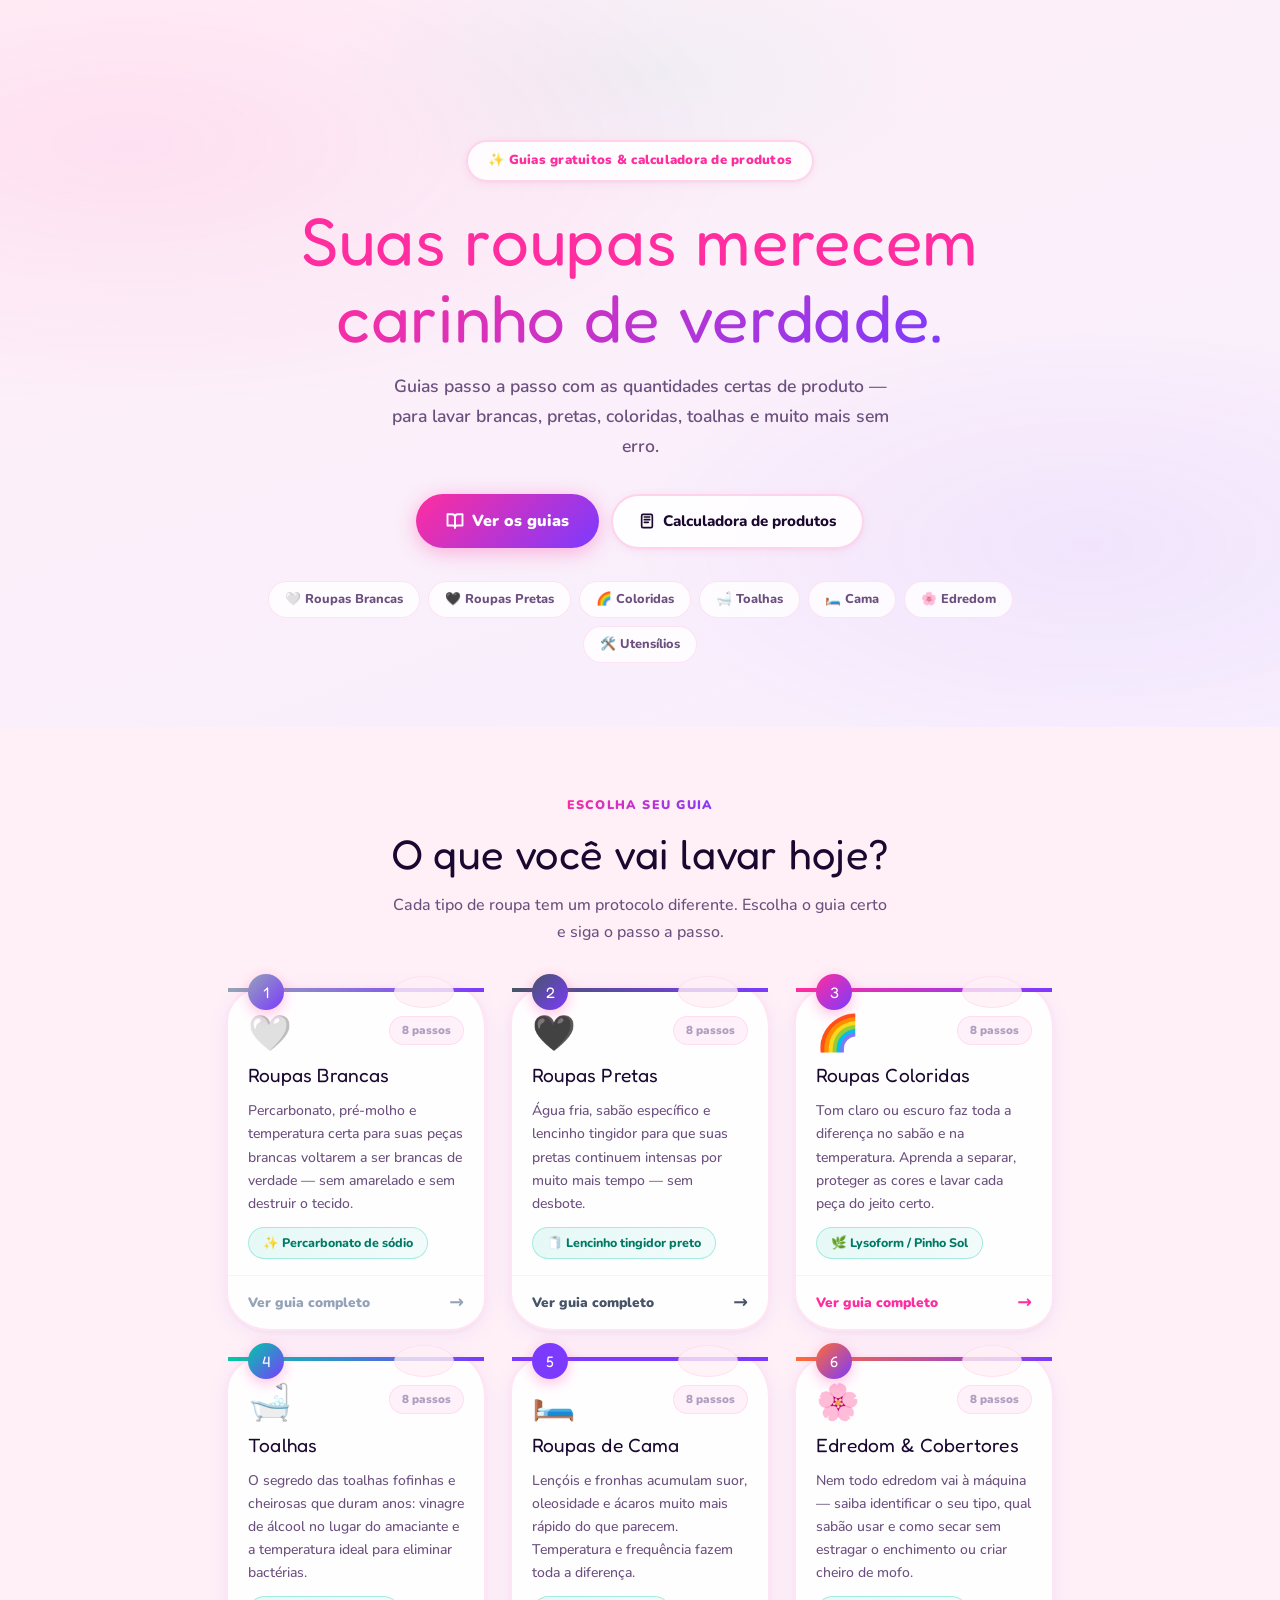
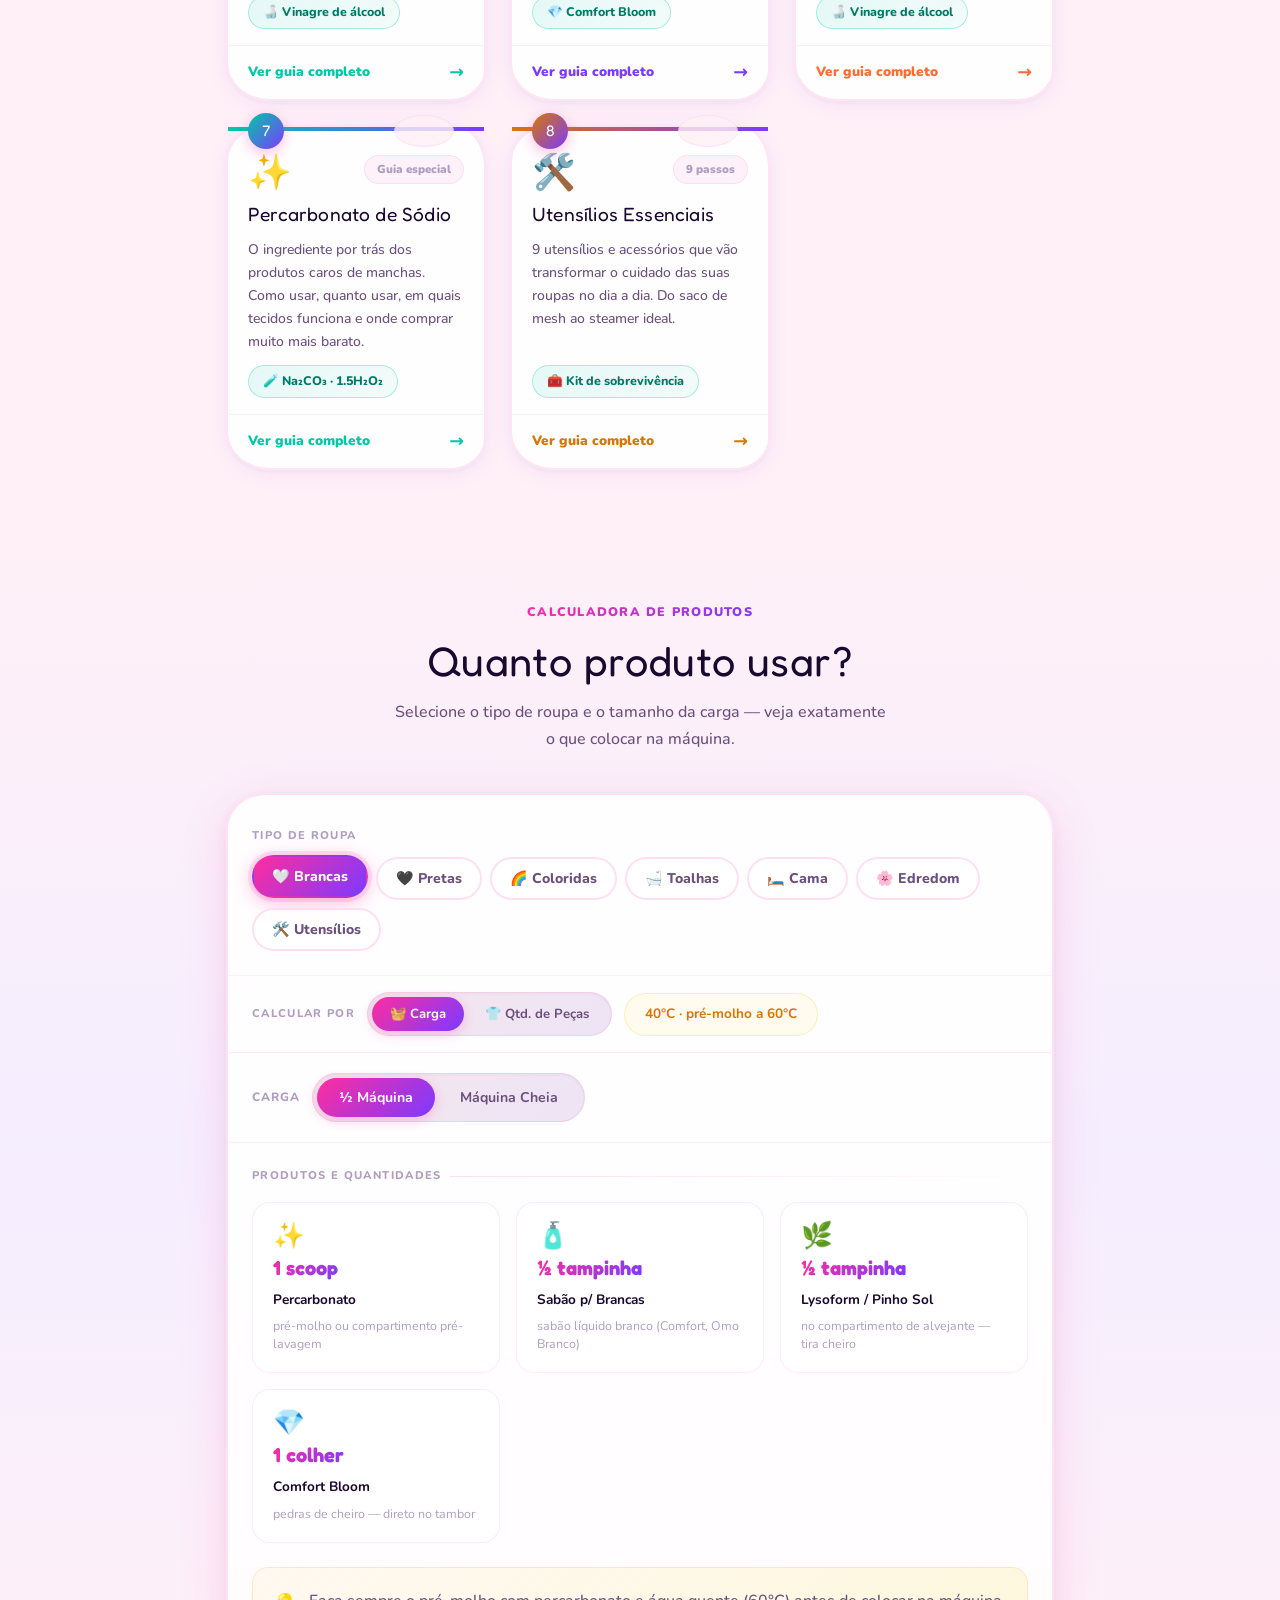
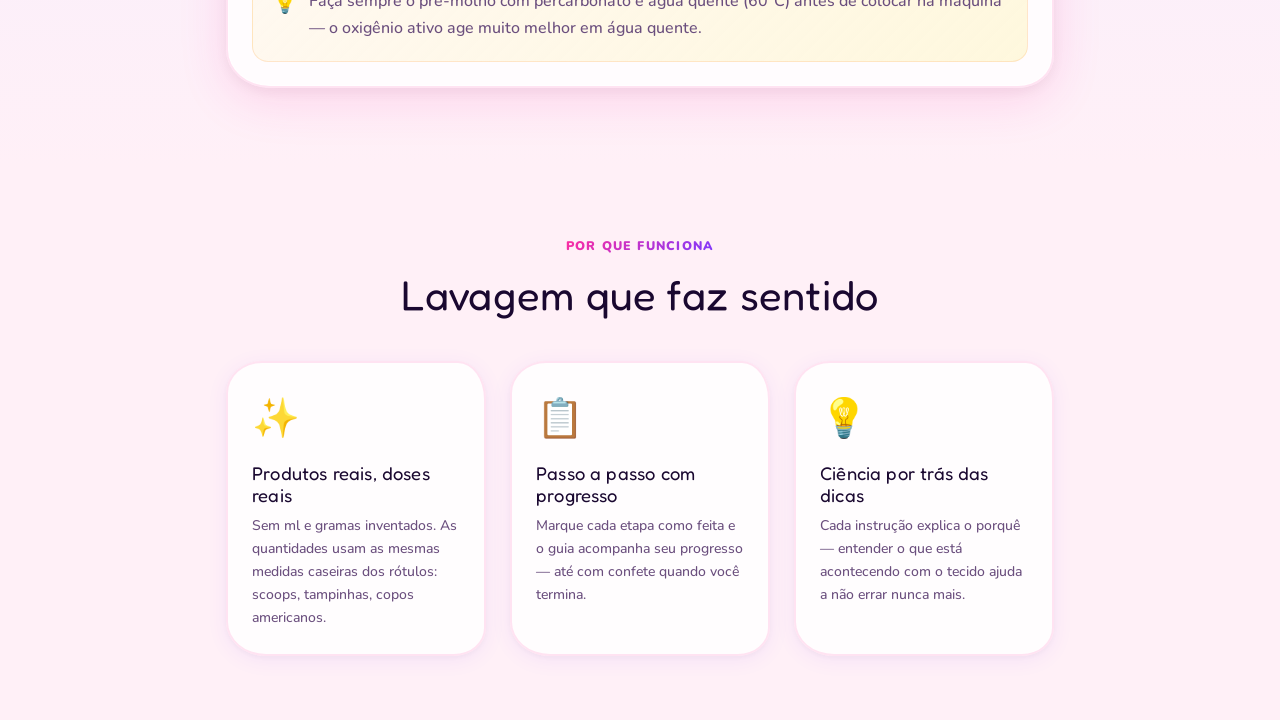
<file: index.html>
<!DOCTYPE html>
<html lang="pt-BR">

<head>
  <meta charset="UTF-8">
  <meta name="viewport" content="width=device-width, initial-scale=1.0">
  <title>LavanTech — Guias de Lavagem com Carinho</title>
  <meta name="description"
    content="Guias interativos e calculadora de produtos para lavar roupas brancas, pretas, coloridas, toalhas, roupas de cama e edredons do jeito certo.">
  <link rel="stylesheet" href="css/styles.css">
  <style>
    body { background: var(--color-bg); }

    /* ── Magical floating particles ── */
    #heroBubbles { position: absolute; inset: 0; pointer-events: none; overflow: hidden; z-index: 0; }
    .hero-bubble { position: absolute; bottom: -60px; animation: bubbleFloat linear infinite; opacity: 0; will-change: transform, opacity; }

    /* ── Hero ── */
    .hero {
      position: relative; overflow: hidden;
      background: linear-gradient(160deg, #FFF0F7 0%, #F5EEFF 40%, #E8FFF6 70%, #FFF0F7 100%);
      background-size: 300% 300%;
      animation: auroraShift 12s ease-in-out infinite;
      padding: 140px 0 var(--sp-16) !important;
      text-align: center;
    }
    .hero::before {
      content: ''; position: absolute; inset: 0;
      background-image:
        radial-gradient(ellipse 80% 60% at 10% 20%, rgba(255,45,159,0.08) 0%, transparent 60%),
        radial-gradient(ellipse 60% 50% at 85% 75%, rgba(124,58,255,0.06) 0%, transparent 60%),
        radial-gradient(ellipse 50% 40% at 50% 10%, rgba(0,201,167,0.05) 0%, transparent 50%);
      z-index: 0;
    }
    .hero .container { position: relative; z-index: 1; }

    .hero-badge {
      display: inline-flex; align-items: center; gap: var(--sp-2);
      padding: 8px 20px;
      background: rgba(255,255,255,0.85); backdrop-filter: blur(8px);
      border: 2px solid rgba(255,45,159,0.2);
      border-radius: var(--radius-full);
      font-size: 0.82rem; font-weight: 900; color: var(--color-primary);
      letter-spacing: 0.02em; margin-bottom: var(--sp-5);
      box-shadow: var(--shadow-sm);
      animation: popIn 0.6s var(--ease-spring) 0.2s both;
    }

    .hero-title {
      font-family: var(--font-heading);
      font-size: clamp(2.4rem, 6vw, 4.2rem);
      color: var(--color-fg); line-height: 1.15;
      margin: 0 0 var(--sp-5);
      animation: slideUp 0.6s var(--ease-spring) 0.3s both;
    }
    .hero-title em {
      font-style: normal;
      background: linear-gradient(135deg, var(--color-primary), var(--color-secondary));
      -webkit-background-clip: text; -webkit-text-fill-color: transparent; background-clip: text;
    }

    .hero-subtitle {
      font-size: clamp(1rem, 2.5vw, 1.15rem);
      color: var(--color-fg-muted); max-width: 540px;
      margin: 0 auto var(--sp-8); line-height: 1.7; font-weight: 600;
      animation: slideUp 0.6s var(--ease-spring) 0.4s both;
    }

    .hero-cta-row {
      display: flex; align-items: center; justify-content: center;
      gap: var(--sp-3); flex-wrap: wrap;
      animation: slideUp 0.6s var(--ease-spring) 0.5s both;
    }

    .btn-primary {
      display: inline-flex; align-items: center; gap: var(--sp-2);
      padding: 14px 30px;
      background: linear-gradient(135deg, var(--color-primary), var(--color-secondary));
      color: white; border: none; border-radius: var(--radius-full);
      font-family: var(--font-body); font-size: 1rem; font-weight: 900;
      cursor: pointer; text-decoration: none;
      transition: all var(--transition-normal);
      box-shadow: 0 4px 20px rgba(255,45,159,0.35);
    }
    .btn-primary:hover {
      transform: translateY(-3px) scale(1.03);
      box-shadow: 0 8px 32px rgba(255,45,159,0.45);
    }

    .btn-secondary {
      display: inline-flex; align-items: center; gap: var(--sp-2);
      padding: 13px 26px;
      background: rgba(255,255,255,0.85); backdrop-filter: blur(8px);
      color: var(--color-fg);
      border: 2px solid rgba(255,45,159,0.2);
      border-radius: var(--radius-full);
      font-family: var(--font-body); font-size: 0.95rem; font-weight: 800;
      cursor: pointer; text-decoration: none;
      transition: all var(--transition-normal);
      box-shadow: var(--shadow-sm);
    }
    .btn-secondary:hover {
      border-color: var(--color-primary);
      color: var(--color-primary);
      transform: translateY(-2px);
      box-shadow: var(--shadow-md);
    }

    .hero-pills {
      display: flex; justify-content: center; gap: var(--sp-2); flex-wrap: wrap;
      margin-top: var(--sp-8);
      animation: slideUp 0.6s var(--ease-spring) 0.6s both;
    }
    .hero-pill {
      display: inline-flex; align-items: center; gap: 5px;
      padding: 7px 16px;
      background: rgba(255,255,255,0.8); backdrop-filter: blur(6px);
      border: 1.5px solid rgba(255,45,159,0.12);
      border-radius: var(--radius-full);
      font-size: 0.8rem; font-weight: 800; color: var(--color-fg-muted);
      transition: all 0.3s var(--ease-spring);
    }
    .hero-pill:hover {
      transform: translateY(-3px) scale(1.05) rotate(-2deg);
      border-color: rgba(255,45,159,0.3);
      box-shadow: 0 6px 20px rgba(255,45,159,0.12);
    }

    /* ── Section headers ── */
    .section-header { text-align: center; margin-bottom: var(--sp-10); }

    .section-eyebrow {
      display: inline-flex; align-items: center; gap: 6px;
      font-size: 0.78rem; font-weight: 900; letter-spacing: 0.1em; text-transform: uppercase;
      background: linear-gradient(135deg, var(--color-primary), var(--color-secondary));
      -webkit-background-clip: text; -webkit-text-fill-color: transparent; background-clip: text;
      margin-bottom: var(--sp-3);
    }
    .section-title {
      font-family: var(--font-heading); font-size: clamp(1.8rem, 4vw, 2.6rem);
      color: var(--color-fg); line-height: 1.25; margin: 0 0 var(--sp-3);
    }
    .section-desc { font-size: 1rem; color: var(--color-fg-muted); max-width: 500px; margin: 0 auto; line-height: 1.7; }

    .guides-section { padding: var(--sp-16) 0; }
    .cards-grid { display: grid; grid-template-columns: repeat(3, 1fr); gap: var(--sp-6); counter-reset: card-journey; }
    @media (max-width: 900px) { .cards-grid { grid-template-columns: repeat(2, 1fr); } }
    @media (max-width: 540px) { .cards-grid { grid-template-columns: 1fr; } }

    .guide-card {
      display: flex; flex-direction: column;
      background: rgba(255,255,255,0.9); backdrop-filter: blur(10px);
      border: 2.5px solid rgba(255,45,159,0.12);
      border-radius: 40px 32px 36px 44px / 36px 42px 32px 38px;
      overflow: visible; text-decoration: none;
      transition: all 0.4s var(--ease-spring);
      box-shadow: var(--shadow-card);
      opacity: 0; transform: translateY(20px);
      position: relative; counter-increment: card-journey;
    }
    .guide-card.visible { opacity: 1; transform: translateY(0); }
    .guide-card:hover {
      transform: translateY(-8px) scale(1.02);
      box-shadow: var(--shadow-hover);
      border-color: var(--card-accent, rgba(255,45,159,0.3));
    }
    .guide-card::before {
      content: counter(card-journey);
      position: absolute; top: -14px; left: 20px;
      width: 36px; height: 36px;
      background: linear-gradient(135deg, var(--card-accent, var(--color-primary)), var(--color-secondary));
      border-radius: 50%; display: flex; align-items: center; justify-content: center;
      font-family: var(--font-heading); font-size: 0.95rem; color: white;
      box-shadow: 0 4px 14px rgba(255,45,159,0.3); z-index: 2;
      animation: gentleFloat 3s ease-in-out infinite;
    }
    .guide-card::after {
      content: ''; position: absolute; top: -12px; right: 30px;
      width: 60px; height: 32px;
      background: rgba(255,240,247,0.8); border-radius: 50%;
      border: 1.5px solid rgba(255,45,159,0.08);
      pointer-events: none; z-index: 0;
    }

    .card-color-bar {
      height: 4px;
      background: linear-gradient(90deg, var(--card-accent, var(--color-primary)), var(--color-secondary));
      flex-shrink: 0;
    }
    .card-body { padding: var(--sp-6) var(--sp-5) var(--sp-4); flex: 1; display: flex; flex-direction: column; gap: var(--sp-3); }
    .card-top { display: flex; align-items: flex-start; justify-content: space-between; gap: var(--sp-3); }
    .card-emoji { font-size: 2.2rem; line-height: 1; animation: gentleFloat 3s ease-in-out infinite; }
    .card-steps-badge {
      font-size: 0.72rem; font-weight: 900; color: var(--color-fg-light);
      padding: 4px 12px; background: rgba(255,45,159,0.06);
      border: 1.5px solid rgba(255,45,159,0.1); border-radius: var(--radius-full);
    }
    .card-title { font-family: var(--font-heading); font-size: 1.2rem; color: var(--color-fg); margin: 0; line-height: 1.25; }
    .card-desc { font-size: 0.875rem; color: var(--color-fg-muted); line-height: 1.65; margin: 0; flex: 1; }
    .card-key-product {
      display: inline-flex; align-items: center; gap: 5px; padding: 5px 14px;
      background: linear-gradient(135deg, rgba(0,201,167,0.1), rgba(0,201,167,0.05));
      border: 1.5px solid rgba(0,201,167,0.3); border-radius: var(--radius-full);
      font-size: 0.78rem; font-weight: 800; color: #007A65; align-self: flex-start;
    }
    .card-products-row { display: flex; flex-wrap: wrap; gap: 6px; align-self: flex-start; }
    .card-smell-tip {
      display: inline-flex; align-items: center; gap: 5px; padding: 5px 12px;
      background: rgba(0,201,167,0.08); border: 1px solid rgba(0,201,167,0.25);
      border-radius: var(--radius-full); font-size: 0.72rem; font-weight: 800; color: #007A65; align-self: flex-start;
    }
    .card-footer {
      padding: var(--sp-3) var(--sp-5); border-top: 1.5px solid rgba(255,45,159,0.08);
      display: flex; align-items: center; justify-content: space-between;
      font-size: 0.85rem; font-weight: 900; color: var(--card-accent, var(--color-primary));
    }
    .card-footer-arrow { font-size: 1.1rem; transition: transform 0.3s var(--ease-spring); }
    .guide-card:hover .card-footer-arrow { transform: translateX(6px); }

    .card-brancas  { --card-accent: #94A3B8; }
    .card-pretas   { --card-accent: #475569; }
    .card-coloridas{ --card-accent: #FF2D9F; }
    .card-toalhas  { --card-accent: #00C9A7; }
    .card-cama     { --card-accent: #7C3AFF; }
    .card-edredom  { --card-accent: #FF6B35; }
    .card-perc     { --card-accent: #00C9A7; }
    .card-utensilios { --card-accent: #D97706; }

    /* ── Calculator — feminine modern tech ── */
    @keyframes floatParticle {

      0%,
      100% {
        transform: translateY(0) scale(1);
        opacity: 0.15;
      }

      50% {
        transform: translateY(-12px) scale(1.1);
        opacity: 0.3;
      }
    }

    .calculator-section {
      padding: var(--sp-16) 0 calc(var(--sp-16) + 16px);
      background: linear-gradient(180deg, var(--color-bg) 0%, #F5EEFF 50%, var(--color-bg) 100%);
    }

    .calc-wrapper {
      background: rgba(255,255,255,0.8);
      border: 2.5px solid rgba(255,45,159,0.12);
      border-radius: 40px 32px 36px 44px / 36px 42px 32px 38px;
      box-shadow: var(--shadow-lg), 0 0 0 1px rgba(255,255,255,0.5) inset;
      backdrop-filter: blur(14px);
    }

    .calc-category-area {
      padding: var(--sp-8) var(--sp-6) var(--sp-6);
      background: rgba(255,255,255,0.5);
      border-bottom: 1.5px solid rgba(255,45,159,0.08);
      border-radius: 40px 32px 0 0;
    }

    .calc-category-label {
      font-size: 0.7rem;
      font-weight: 800;
      text-transform: uppercase;
      letter-spacing: 0.12em;
      color: var(--color-fg-light);
      margin-bottom: var(--sp-3);
      display: block;
    }

    .calc-chips {
      display: flex;
      flex-wrap: wrap;
      gap: 8px;
    }

    .calc-chip {
      padding: 10px 18px; border-radius: var(--radius-full);
      border: 2px solid rgba(255,45,159,0.15);
      background: rgba(255,255,255,0.75); backdrop-filter: blur(4px);
      font-family: var(--font-body); font-size: 0.88rem; font-weight: 800;
      color: var(--color-fg-muted); cursor: pointer;
      transition: all 0.3s var(--ease-spring);
      white-space: nowrap; display: inline-flex; align-items: center; gap: 6px;
    }
    .calc-chip:hover {
      background: rgba(255,255,255,0.9); color: var(--color-fg);
      transform: translateY(-2px) rotate(-1deg);
      box-shadow: 0 4px 16px rgba(255,45,159,0.12);
      border-color: rgba(255,45,159,0.3);
    }
    .calc-chip.active {
      background: linear-gradient(135deg, #FF2D9F, #7C3AFF);
      color: white; border-color: transparent;
      box-shadow: 0 4px 20px rgba(255,45,159,0.35), 0 0 0 4px rgba(255,45,159,0.12);
      transform: translateY(-2px);
    }

    .calc-controls-area {
      padding: var(--sp-5) var(--sp-6);
      display: flex; align-items: center; justify-content: space-between;
      flex-wrap: wrap; gap: var(--sp-4);
      border-bottom: 1.5px solid rgba(255,45,159,0.08);
      background: rgba(255,255,255,0.3);
    }

    .calc-load-group {
      display: flex;
      align-items: center;
      gap: var(--sp-3);
    }

    .calc-load-label {
      font-size: 0.75rem;
      font-weight: 800;
      color: var(--color-fg-light);
      text-transform: uppercase;
      letter-spacing: 0.08em;
    }

    .calc-load-pills {
      display: flex;
      gap: 3px;
      background: linear-gradient(135deg, #F5E6EE, #EDE4F5);
      border: 1.5px solid rgba(255,45,159, 0.12);
      border-radius: var(--radius-full);
      padding: 4px;
      box-shadow: inset 0 1px 3px rgba(0, 0, 0, 0.04);
    }

    .load-pill {
      padding: 10px 22px;
      border-radius: var(--radius-full);
      border: none;
      background: transparent;
      font-family: var(--font-body);
      font-size: 0.88rem;
      font-weight: 700;
      color: var(--color-fg-muted);
      cursor: pointer;
      transition: all 0.3s cubic-bezier(0.34, 1.2, 0.64, 1);
      white-space: nowrap;
    }

    .load-pill:hover {
      color: var(--color-fg);
    }

    .load-pill.active {
      background: linear-gradient(135deg, #FF2D9F, #7C3AFF);
      color: white;
      box-shadow: 0 3px 12px rgba(255,45,159, 0.25);
    }

    .calc-temp-display {
      display: inline-flex;
      align-items: center;
      gap: 8px;
      padding: 9px 20px;
      border-radius: var(--radius-full);
      font-size: 0.85rem;
      font-weight: 700;
      border: 1.5px solid;
      backdrop-filter: blur(4px);
    }

    .calc-temp-display.temp-hot {
      background: rgba(254, 242, 242, 0.8);
      color: #DC2626;
      border-color: rgba(254, 202, 202, 0.6);
    }

    .calc-temp-display.temp-warm {
      background: rgba(255, 251, 235, 0.8);
      color: #D97706;
      border-color: rgba(253, 230, 138, 0.6);
    }

    .calc-temp-display.temp-cold {
      background: rgba(240, 249, 255, 0.8);
      color: #0284C7;
      border-color: rgba(186, 230, 253, 0.6);
    }

    .calc-results-area {
      padding: var(--sp-6);
      background: rgba(255, 255, 255, 0.3);
    }

    .calc-results-label {
      font-size: 0.7rem;
      font-weight: 800;
      text-transform: uppercase;
      letter-spacing: 0.12em;
      color: var(--color-fg-light);
      margin-bottom: var(--sp-4);
      display: flex;
      align-items: center;
      gap: var(--sp-2);
    }

    .calc-results-label::after {
      content: '';
      flex: 1;
      height: 1px;
      background: linear-gradient(90deg, rgba(255,45,159, 0.15), transparent);
    }

    #calcResults {
      display: grid;
      grid-template-columns: repeat(auto-fill, minmax(220px, 1fr));
      gap: var(--sp-4);
    }

    .calc-product-card {
      display: flex;
      flex-direction: column;
      align-items: flex-start;
      gap: 6px;
      padding: var(--sp-5);
      background: rgba(255, 255, 255, 0.7);
      border: 1.5px solid rgba(255,45,159, 0.1);
      border-radius: 18px;
      transition: all 0.3s cubic-bezier(0.34, 1.2, 0.64, 1);
      position: relative;
      overflow: hidden;
      backdrop-filter: blur(4px);
    }

    .calc-product-card::before {
      content: '';
      position: absolute;
      top: 0;
      left: 0;
      right: 0;
      height: 3px;
      background: linear-gradient(90deg, #EC4899, #A855F7, #6366F1);
      opacity: 0;
      transition: opacity 0.3s;
    }

    .calc-product-card:hover {
      border-color: rgba(255,45,159, 0.2);
      box-shadow: 0 8px 24px rgba(255,45,159, 0.1), 0 0 0 1px rgba(255, 255, 255, 0.5) inset;
      transform: translateY(-3px);
      background: rgba(255, 255, 255, 0.9);
    }

    .calc-product-card:hover::before {
      opacity: 1;
    }

    .calc-product-card.calc-product-never {
      background: rgba(254, 242, 242, 0.7);
      border-color: rgba(254, 202, 202, 0.5);
    }

    .calc-product-card.calc-product-never::before {
      background: #DC2626;
    }

    .calc-product-emoji {
      font-size: 1.6rem;
      line-height: 1;
      margin-bottom: 2px;
    }

    .calc-product-amount {
      font-family: var(--font-heading);
      font-size: 1.25rem;
      font-weight: 800;
      background: linear-gradient(135deg, #FF2D9F, #7C3AFF);
      -webkit-background-clip: text;
      -webkit-text-fill-color: transparent;
      background-clip: text;
      line-height: 1.1;
    }

    .calc-product-card.calc-product-never .calc-product-amount {
      background: #DC2626;
      -webkit-background-clip: text;
      background-clip: text;
    }

    .calc-product-name {
      font-size: 0.85rem;
      font-weight: 700;
      color: var(--color-fg);
    }

    .calc-product-note {
      font-size: 0.78rem;
      color: var(--color-fg-light);
      line-height: 1.4;
    }

    .calc-tip-area {
      padding: 0 var(--sp-6) var(--sp-6);
    }

    .calc-tip {
      display: flex;
      gap: var(--sp-3);
      padding: var(--sp-5);
      background: linear-gradient(135deg, rgba(255, 247, 237, 0.8), rgba(254, 243, 199, 0.6));
      border: 1.5px solid rgba(253, 186, 116, 0.3);
      border-radius: 16px;
      font-size: 0.88rem;
      color: var(--color-fg-muted);
      line-height: 1.65;
      backdrop-filter: blur(4px);
    }

    .calc-tip-icon {
      font-size: 1.2rem;
      flex-shrink: 0;
      margin-top: 1px;
    }

    /* ── How it works / features ── */
    .features-section { padding: var(--sp-16) 0; }
    .features-grid { display: grid; grid-template-columns: repeat(3, 1fr); gap: var(--sp-6); margin-top: var(--sp-10); }
    @media (max-width: 700px) { .features-grid { grid-template-columns: 1fr; } }

    .feature-card {
      padding: var(--sp-6);
      background: rgba(255,255,255,0.85); backdrop-filter: blur(10px);
      border: 2.5px solid rgba(255,45,159,0.12);
      border-radius: 36px 28px 32px 40px / 32px 38px 28px 34px;
      box-shadow: var(--shadow-card);
      transition: all 0.4s var(--ease-spring);
      position: relative;
    }
    .feature-card:hover {
      transform: translateY(-6px) rotate(-1deg);
      box-shadow: var(--shadow-hover);
      border-color: rgba(255,45,159,0.25);
    }
    .feature-icon { font-size: 2.4rem; margin-bottom: var(--sp-3); animation: gentleFloat 3s ease-in-out infinite; }
    .feature-title { font-family: var(--font-heading); font-size: 1.15rem; color: var(--color-fg); margin: 0 0 var(--sp-2); }
    .feature-desc { font-size: 0.875rem; color: var(--color-fg-muted); line-height: 1.65; margin: 0; }

    /* ── Reveal animation ── */
    [data-reveal] {
      opacity: 0;
      transform: translateY(14px);
      transition: opacity 0.5s ease, transform 0.5s cubic-bezier(0.34, 1.2, 0.64, 1);
    }

    [data-reveal].revealed {
      opacity: 1;
      transform: translateY(0);
    }

    [data-reveal-delay="1"] {
      transition-delay: 0.08s;
    }

    [data-reveal-delay="2"] {
      transition-delay: 0.16s;
    }

    [data-reveal-delay="3"] {
      transition-delay: 0.24s;
    }

    /* ── Method toggle (Carga vs Peças) ── */
    .calc-method-area {
      padding: var(--sp-4) var(--sp-6);
      background: rgba(255, 255, 255, 0.3);
      border-bottom: 1px solid rgba(255,45,159, 0.08);
    }

    .calc-method-row {
      display: flex;
      align-items: center;
      gap: var(--sp-3);
      flex-wrap: wrap;
    }

    .calc-method-label {
      font-size: 0.7rem;
      font-weight: 800;
      text-transform: uppercase;
      letter-spacing: 0.12em;
      color: var(--color-fg-light);
    }

    .calc-method-toggle {
      display: flex;
      gap: 3px;
      background: linear-gradient(135deg, #F5E6EE, #EDE4F5);
      border: 1.5px solid rgba(255,45,159, 0.12);
      border-radius: var(--radius-full);
      padding: 4px;
      box-shadow: inset 0 1px 3px rgba(0, 0, 0, 0.04);
    }

    .method-pill {
      padding: 8px 18px;
      border-radius: var(--radius-full);
      border: none;
      background: transparent;
      font-family: var(--font-body);
      font-size: 0.82rem;
      font-weight: 700;
      color: var(--color-fg-muted);
      cursor: pointer;
      transition: all 0.3s cubic-bezier(0.34, 1.2, 0.64, 1);
      white-space: nowrap;
      display: inline-flex;
      align-items: center;
      gap: 5px;
    }

    .method-pill:hover {
      color: var(--color-fg);
    }

    .method-pill.active {
      background: linear-gradient(135deg, #FF2D9F, #7C3AFF);
      color: white;
      box-shadow: 0 3px 12px rgba(255,45,159, 0.25);
    }

    /* ── Quantity controls ── */
    .calc-qty-area {
      padding: var(--sp-5) var(--sp-6);
      display: flex;
      align-items: center;
      gap: var(--sp-4);
      flex-wrap: wrap;
      border-bottom: 1px solid rgba(255,45,159, 0.08);
      background: rgba(255, 255, 255, 0.3);
    }

    .calc-qty-group {
      display: flex;
      align-items: center;
      gap: var(--sp-3);
    }

    .calc-qty-label {
      font-size: 0.75rem;
      font-weight: 800;
      color: var(--color-fg-light);
      text-transform: uppercase;
      letter-spacing: 0.08em;
    }

    .calc-qty-selector {
      display: flex;
      align-items: center;
      gap: 0;
      background: linear-gradient(135deg, #F5E6EE, #EDE4F5);
      border: 1.5px solid rgba(255,45,159, 0.12);
      border-radius: var(--radius-full);
      padding: 4px;
      box-shadow: inset 0 1px 3px rgba(0, 0, 0, 0.04);
    }

    .qty-btn {
      width: 38px;
      height: 38px;
      display: flex;
      align-items: center;
      justify-content: center;
      border: none;
      border-radius: 50%;
      background: transparent;
      font-family: var(--font-body);
      font-size: 1.2rem;
      font-weight: 800;
      color: var(--color-fg-muted);
      cursor: pointer;
      transition: all 0.25s cubic-bezier(0.34, 1.2, 0.64, 1);
      user-select: none;
      line-height: 1;
    }

    .qty-btn:hover {
      background: rgba(255, 255, 255, 0.8);
      color: var(--color-primary);
      transform: scale(1.1);
    }

    .qty-btn:active {
      transform: scale(0.95);
    }

    .qty-display {
      min-width: 60px;
      text-align: center;
      font-family: var(--font-heading);
      font-size: 1.1rem;
      font-weight: 800;
      background: linear-gradient(135deg, #C95272, #A855F7);
      -webkit-background-clip: text;
      -webkit-text-fill-color: transparent;
      background-clip: text;
      user-select: none;
    }

    .calc-qty-hint {
      font-size: 0.78rem;
      color: var(--color-fg-light);
      font-style: italic;
      margin-left: auto;
    }

    .calc-qty-equivalence {
      display: inline-flex;
      align-items: center;
      gap: 6px;
      padding: 7px 16px;
      border-radius: var(--radius-full);
      font-size: 0.8rem;
      font-weight: 700;
      background: rgba(236, 72, 153, 0.08);
      color: var(--color-primary);
      border: 1px solid rgba(236, 72, 153, 0.15);
      margin-left: auto;
    }

    /* ── Hidden state ── */
    .calc-controls-area[hidden],
    .calc-qty-area[hidden] {
      display: none;
    }

    /* ── Responsive tweaks ── */
    @media (max-width: 600px) {
      .calc-controls-area {
        flex-direction: column;
        align-items: stretch;
      }

      .calc-category-area {
        padding: var(--sp-4);
      }

      .calc-results-area {
        padding: var(--sp-4);
      }

      #calcResults {
        grid-template-columns: 1fr;
      }

      .calc-method-area {
        padding: var(--sp-4);
      }

      .calc-qty-area {
        flex-direction: column;
        align-items: stretch;
      }

      .calc-qty-equivalence {
        margin-left: 0;
      }
    }
  </style>
</head>

<body>

  <!-- ── HERO ── -->
  <section class="hero" aria-label="Cabeçalho">
    <div id="heroBubbles" aria-hidden="true"></div>
    <div class="container">
      <div class="hero-badge">
        ✨ Guias gratuitos &amp; calculadora de produtos
      </div>
      <h1 class="hero-title">
        Suas roupas merecem<br><em>carinho de verdade.</em>
      </h1>
      <p class="hero-subtitle">
        Guias passo a passo com as quantidades certas de produto — para lavar brancas, pretas, coloridas, toalhas e
        muito mais sem erro.
      </p>
      <div class="hero-cta-row">
        <a href="#guias" class="btn-primary">
          <svg xmlns="http://www.w3.org/2000/svg" width="18" height="18" viewBox="0 0 24 24" fill="none"
            stroke="currentColor" stroke-width="2.5" stroke-linecap="round" stroke-linejoin="round">
            <path d="M2 3h6a4 4 0 0 1 4 4v14a3 3 0 0 0-3-3H2z" />
            <path d="M22 3h-6a4 4 0 0 0-4 4v14a3 3 0 0 1 3-3h7z" />
          </svg>
          Ver os guias
        </a>
        <a href="#calculadora" class="btn-secondary">
          <svg xmlns="http://www.w3.org/2000/svg" width="16" height="16" viewBox="0 0 24 24" fill="none"
            stroke="currentColor" stroke-width="2.5" stroke-linecap="round" stroke-linejoin="round">
            <rect x="4" y="2" width="16" height="20" rx="2" />
            <line x1="8" y1="6" x2="16" y2="6" />
            <line x1="8" y1="10" x2="16" y2="10" />
            <line x1="8" y1="14" x2="14" y2="14" />
          </svg>
          Calculadora de produtos
        </a>
      </div>
      <div class="hero-pills" aria-hidden="true">
        <span class="hero-pill">🤍 Roupas Brancas</span>
        <span class="hero-pill">🖤 Roupas Pretas</span>
        <span class="hero-pill">🌈 Coloridas</span>
        <span class="hero-pill">🛁 Toalhas</span>
        <span class="hero-pill">🛏️ Cama</span>
        <span class="hero-pill">🌸 Edredom</span>
        <span class="hero-pill">🛠️ Utensílios</span>
      </div>
    </div>
  </section>

  <!-- ── GUIDE CARDS ── -->
  <section class="guides-section" id="guias" aria-labelledby="guias-heading">
    <div class="container">
      <div class="section-header" data-reveal>
        <span class="section-eyebrow">Escolha seu guia</span>
        <h2 class="section-title" id="guias-heading">O que você vai lavar hoje?</h2>
        <p class="section-desc">Cada tipo de roupa tem um protocolo diferente. Escolha o guia certo e siga o passo a
          passo.</p>
      </div>

      <div class="cards-grid">

        <!-- Brancas -->
        <a href="brancas.html" class="guide-card card-brancas" aria-label="Guia de roupas brancas">
          <div class="card-color-bar"></div>
          <div class="card-body">
            <div class="card-top">
              <span class="card-emoji">🤍</span>
              <span class="card-steps-badge">8 passos</span>
            </div>
            <h3 class="card-title">Roupas Brancas</h3>
            <p class="card-desc">Percarbonato, pré-molho e temperatura certa para suas peças brancas voltarem a ser
              brancas de verdade — sem amarelado e sem destruir o tecido.</p>
            <span class="card-key-product">✨ Percarbonato de sódio</span>
          </div>
          <div class="card-footer">
            Ver guia completo
            <span class="card-footer-arrow">→</span>
          </div>
        </a>

        <!-- Pretas -->
        <a href="pretas.html" class="guide-card card-pretas" aria-label="Guia de roupas pretas">
          <div class="card-color-bar"></div>
          <div class="card-body">
            <div class="card-top">
              <span class="card-emoji">🖤</span>
              <span class="card-steps-badge">8 passos</span>
            </div>
            <h3 class="card-title">Roupas Pretas</h3>
            <p class="card-desc">Água fria, sabão específico e lencinho tingidor para que suas pretas continuem intensas
              por muito mais tempo — sem desbote.</p>
            <span class="card-key-product">🧻 Lencinho tingidor preto</span>
          </div>
          <div class="card-footer">
            Ver guia completo
            <span class="card-footer-arrow">→</span>
          </div>
        </a>

        <!-- Coloridas -->
        <a href="coloridas.html" class="guide-card card-coloridas" aria-label="Guia de roupas coloridas">
          <div class="card-color-bar"></div>
          <div class="card-body">
            <div class="card-top">
              <span class="card-emoji">🌈</span>
              <span class="card-steps-badge">8 passos</span>
            </div>
            <h3 class="card-title">Roupas Coloridas</h3>
            <p class="card-desc">Tom claro ou escuro faz toda a diferença no sabão e na temperatura. Aprenda a separar,
              proteger as cores e lavar cada peça do jeito certo.</p>
            <span class="card-key-product">🌿 Lysoform / Pinho Sol</span>
          </div>
          <div class="card-footer">
            Ver guia completo
            <span class="card-footer-arrow">→</span>
          </div>
        </a>

        <!-- Toalhas -->
        <a href="toalha.html" class="guide-card card-toalhas" aria-label="Guia de toalhas">
          <div class="card-color-bar"></div>
          <div class="card-body">
            <div class="card-top">
              <span class="card-emoji">🛁</span>
              <span class="card-steps-badge">8 passos</span>
            </div>
            <h3 class="card-title">Toalhas</h3>
            <p class="card-desc">O segredo das toalhas fofinhas e cheirosas que duram anos: vinagre de álcool no lugar
              do amaciante e a temperatura ideal para eliminar bactérias.</p>
            <span class="card-key-product">🍶 Vinagre de álcool</span>
          </div>
          <div class="card-footer">
            Ver guia completo
            <span class="card-footer-arrow">→</span>
          </div>
        </a>

        <!-- Roupas de Cama -->
        <a href="cama.html" class="guide-card card-cama" aria-label="Guia de roupas de cama">
          <div class="card-color-bar"></div>
          <div class="card-body">
            <div class="card-top">
              <span class="card-emoji">🛏️</span>
              <span class="card-steps-badge">8 passos</span>
            </div>
            <h3 class="card-title">Roupas de Cama</h3>
            <p class="card-desc">Lençóis e fronhas acumulam suor, oleosidade e ácaros muito mais rápido do que parecem.
              Temperatura e frequência fazem toda a diferença.</p>
            <span class="card-key-product">💎 Comfort Bloom</span>
          </div>
          <div class="card-footer">
            Ver guia completo
            <span class="card-footer-arrow">→</span>
          </div>
        </a>

        <!-- Edredom -->
        <a href="edredom.html" class="guide-card card-edredom" aria-label="Guia de edredom e cobertores">
          <div class="card-color-bar"></div>
          <div class="card-body">
            <div class="card-top">
              <span class="card-emoji">🌸</span>
              <span class="card-steps-badge">8 passos</span>
            </div>
            <h3 class="card-title">Edredom &amp; Cobertores</h3>
            <p class="card-desc">Nem todo edredom vai à máquina — saiba identificar o seu tipo, qual sabão usar e como
              secar sem estragar o enchimento ou criar cheiro de mofo.</p>
            <span class="card-key-product">🍶 Vinagre de álcool</span>
          </div>
          <div class="card-footer">
            Ver guia completo
            <span class="card-footer-arrow">→</span>
          </div>
        </a>

        <!-- Percarbonato -->
        <a href="percarbonato.html" class="guide-card card-perc" aria-label="Guia do percarbonato de sódio">
          <div class="card-color-bar"></div>
          <div class="card-body">
            <div class="card-top">
              <span class="card-emoji">✨</span>
              <span class="card-steps-badge">Guia especial</span>
            </div>
            <h3 class="card-title">Percarbonato de Sódio</h3>
            <p class="card-desc">O ingrediente por trás dos produtos caros de manchas. Como usar, quanto usar, em quais
              tecidos funciona e onde comprar muito mais barato.</p>
            <span class="card-key-product">🧪 Na₂CO₃ · 1.5H₂O₂</span>
          </div>
          <div class="card-footer">
            Ver guia completo
            <span class="card-footer-arrow">→</span>
          </div>
        </a>

        <!-- Utensílios -->
        <a href="utensilios.html" class="guide-card card-utensilios" aria-label="Guia de utensílios essenciais">
          <div class="card-color-bar"></div>
          <div class="card-body">
            <div class="card-top">
              <span class="card-emoji">🛠️</span>
              <span class="card-steps-badge">9 passos</span>
            </div>
            <h3 class="card-title">Utensílios Essenciais</h3>
            <p class="card-desc">9 utensílios e acessórios que vão transformar o cuidado das suas roupas no dia a dia. Do saco de mesh ao steamer ideal.</p>
            <span class="card-key-product">🧰 Kit de sobrevivência</span>
          </div>
          <div class="card-footer">
            Ver guia completo
            <span class="card-footer-arrow">→</span>
          </div>
        </a>

      </div>
    </div>
  </section>

  <!-- ── CALCULATOR (Redesigned) ── -->
  <section class="calculator-section" id="calculadora" aria-labelledby="calc-heading">
    <div class="container">
      <div class="section-header" data-reveal>
        <span class="section-eyebrow">Calculadora de produtos</span>
        <h2 class="section-title" id="calc-heading">Quanto produto usar?</h2>
        <p class="section-desc">Selecione o tipo de roupa e o tamanho da carga — veja exatamente o que colocar na
          máquina.</p>
      </div>

      <div class="calc-wrapper" data-reveal data-reveal-delay="1">


        <!-- Category chips -->
        <div class="calc-category-area">
          <span class="calc-category-label">Tipo de roupa</span>
          <div class="calc-chips" id="calcTabs" role="tablist" aria-label="Tipo de roupa">
            <button class="calc-chip active" data-category="brancas" role="tab" aria-selected="true">🤍 Brancas</button>
            <button class="calc-chip" data-category="pretas" role="tab" aria-selected="false">🖤 Pretas</button>
            <button class="calc-chip" data-category="coloridas" role="tab" aria-selected="false">🌈 Coloridas</button>
            <button class="calc-chip" data-category="toalhas" role="tab" aria-selected="false">🛁 Toalhas</button>
            <button class="calc-chip" data-category="cama" role="tab" aria-selected="false">🛏️ Cama</button>
            <button class="calc-chip" data-category="edredom" role="tab" aria-selected="false">🌸 Edredom</button>
            <button class="calc-chip" data-category="utensilios" role="tab" aria-selected="false">🛠️ Utensílios</button>
          </div>
        </div>

        <!-- Method toggle: Carga vs Peças -->
        <div class="calc-method-area">
          <div class="calc-method-row">
            <span class="calc-method-label">Calcular por</span>
            <div class="calc-method-toggle" id="calcMethodToggle" role="group" aria-label="Método de cálculo">
              <button class="method-pill active" data-method="load">🧺 Carga</button>
              <button class="method-pill" data-method="qty">👕 Qtd. de Peças</button>
            </div>
            <span class="calc-temp-display temp-warm" id="calcTemp">40°C · pré-molho a 60°C</span>
          </div>
        </div>

        <!-- Controls: load size -->
        <div class="calc-controls-area" id="calcLoadArea">
          <div class="calc-load-group">
            <span class="calc-load-label">Carga</span>
            <div class="calc-load-pills" id="calcLoadToggle" role="group" aria-label="Tamanho da carga">
              <button class="load-pill active" data-load="half">½ Máquina</button>
              <button class="load-pill" data-load="full">Máquina Cheia</button>
            </div>
          </div>
        </div>

        <!-- Controls: quantity of items -->
        <div class="calc-qty-area" id="calcQtyArea" hidden>
          <div class="calc-qty-group">
            <span class="calc-qty-label">Peças</span>
            <div class="calc-qty-selector">
              <button class="qty-btn" id="qtyMinus" aria-label="Diminuir quantidade">−</button>
              <span class="qty-display" id="qtyDisplay">5 peças</span>
              <button class="qty-btn" id="qtyPlus" aria-label="Aumentar quantidade">+</button>
            </div>
          </div>
          <span class="calc-qty-equivalence" id="qtyEquivalence">≈ ½ máquina</span>
        </div>

        <!-- Products result -->
        <div class="calc-results-area">
          <div class="calc-results-label">Produtos e quantidades</div>
          <div id="calcResults" aria-live="polite" aria-label="Produtos e quantidades">
            <!-- Rendered by JS -->
          </div>
        </div>

        <!-- Tip -->
        <div class="calc-tip-area">
          <div class="calc-tip" role="note">
            <span class="calc-tip-icon">💡</span>
            <p id="calcTipText" style="margin:0;"></p>
          </div>
        </div>

      </div>
    </div>
  </section>

  <!-- ── FEATURES ── -->
  <section class="features-section" aria-labelledby="features-heading">
    <div class="container">
      <div class="section-header" data-reveal>
        <span class="section-eyebrow">Por que funciona</span>
        <h2 class="section-title" id="features-heading">Lavagem que faz sentido</h2>
      </div>
      <div class="features-grid">
        <div class="feature-card" data-reveal>
          <div class="feature-icon">✨</div>
          <h3 class="feature-title">Produtos reais, doses reais</h3>
          <p class="feature-desc">Sem ml e gramas inventados. As quantidades usam as mesmas medidas caseiras dos
            rótulos: scoops, tampinhas, copos americanos.</p>
        </div>
        <div class="feature-card" data-reveal data-reveal-delay="1">
          <div class="feature-icon">📋</div>
          <h3 class="feature-title">Passo a passo com progresso</h3>
          <p class="feature-desc">Marque cada etapa como feita e o guia acompanha seu progresso — até com confete quando
            você termina.</p>
        </div>
        <div class="feature-card" data-reveal data-reveal-delay="2">
          <div class="feature-icon">💡</div>
          <h3 class="feature-title">Ciência por trás das dicas</h3>
          <p class="feature-desc">Cada instrução explica o porquê — entender o que está acontecendo com o tecido ajuda a
            não errar nunca mais.</p>
        </div>
      </div>
    </div>
  </section>

  <script src="js/app.js"></script>
</body>

</html>
</file>
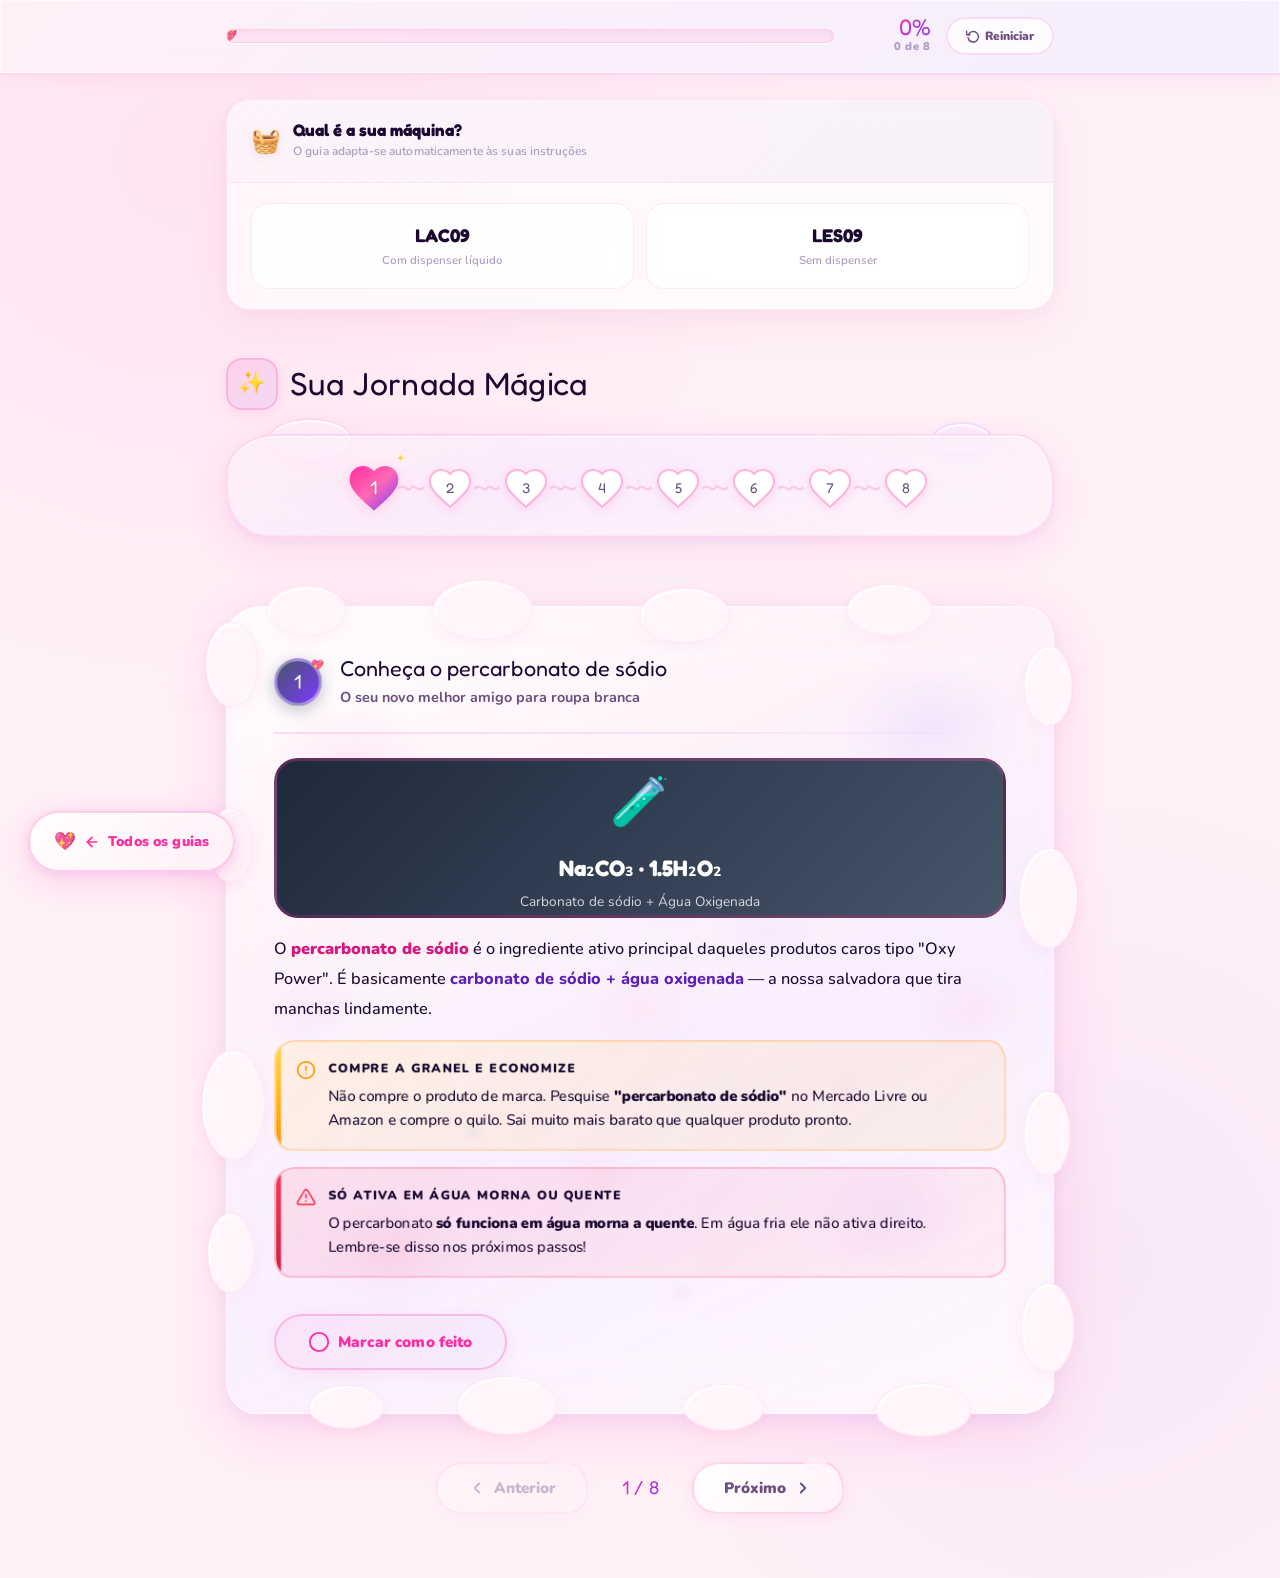
<file: brancas.html>
<!DOCTYPE html>
<html lang="pt-BR">
<head>
  <meta charset="UTF-8">
  <meta name="viewport" content="width=device-width, initial-scale=1.0">
  <title>Roupas Brancas — Lavar Roupa</title>
  <meta name="description" content="Guia passo a passo de como lavar roupas brancas para ficarem sempre branquinhas e sem amarelado.">
  <link rel="stylesheet" href="css/styles.css">
  <link rel="stylesheet" href="css/guide.css">
  <link rel="stylesheet" href="css/machine.css">
  <style>
    /* ── White clothes kawaii theme ── */
    :root {
      --guide-primary:  #64748B;
      --guide-dark:     #1E293B;
      --guide-light:    #F1F5F9;
      --guide-gradient: linear-gradient(135deg, #1E293B 0%, #475569 40%, #7C8DB5 100%);
      --step-color:     #475569;
    }

    .guide-hero { background: var(--guide-gradient); }
    .hero-blob   { background: rgba(148,163,184,0.3); }

    .step-number {
      background: linear-gradient(135deg, #475569, #7C3AFF) !important;
      border: 3px solid rgba(255,255,255,0.4) !important;
      box-shadow: 0 4px 16px rgba(71,85,105,0.35) !important;
    }

    /* Decorative pattern overlay */
    .guide-hero::after {
      content: '';
      position: absolute; inset: 0;
      background-image: radial-gradient(circle at 20% 80%, rgba(255,255,255,0.08) 0%, transparent 50%),
                        radial-gradient(circle at 80% 20%, rgba(255,255,255,0.05) 0%, transparent 50%);
      z-index: 1;
    }

    /* Guide nav pills */
    .guide-nav {
      display: flex;
      gap: var(--sp-2);
      overflow-x: auto;
      padding: var(--sp-4) 0;
      scrollbar-width: none;
      -ms-overflow-style: none;
    }
    .guide-nav::-webkit-scrollbar { display: none; }

    .guide-nav-link {
      display: inline-flex;
      align-items: center;
      gap: 6px;
      padding: var(--sp-2) var(--sp-4);
      background: var(--color-surface);
      border: 2px solid var(--color-border-dark);
      border-radius: var(--radius-full);
      font-size: 0.82rem;
      font-weight: 600;
      color: var(--color-fg-muted);
      white-space: nowrap;
      transition: all var(--transition-fast);
      box-shadow: 2px 2px 0px var(--color-border-dark);
    }

    .guide-nav-link:hover {
      background: var(--color-muted);
      color: var(--color-fg);
    }

    .guide-nav-link.active {
      background: var(--color-primary);
      color: white;
      border-color: var(--color-primary-dark);
    }

    /* Visual accent cards */
    .visual-card {
      border-radius: var(--radius-lg);
      border: 3px solid var(--color-border-dark);
      overflow: hidden;
      height: 160px;
      display: flex;
      align-items: center;
      justify-content: center;
      position: relative;
      margin-bottom: var(--sp-4);
    }

    .science-box {
      background: linear-gradient(135deg, #1E293B, #334155);
      border: 3px solid var(--color-border-dark);
      border-radius: var(--radius-lg);
      padding: var(--sp-5);
      color: white;
      margin: var(--sp-4) 0;
    }

    .science-box h4 { font-family: var(--font-heading); font-size: 1.4rem; color: #93C5FD; margin-bottom: var(--sp-3); }
    .science-box p  { font-size: 0.93rem; color: rgba(255,255,255,0.85); line-height: 1.65; }

    .color-wheel-visual {
      display: flex;
      align-items: center;
      gap: var(--sp-4);
      background: #FFFBEB;
      border: 2px solid #FDE68A;
      border-radius: var(--radius-md);
      padding: var(--sp-4);
      margin: var(--sp-3) 0;
    }

    .color-swatch {
      width: 48px; height: 48px;
      border-radius: 50%;
      border: 3px solid rgba(0,0,0,0.1);
      flex-shrink: 0;
      box-shadow: 0 4px 8px rgba(0,0,0,0.15);
    }

    .temp-badge {
      display: inline-flex;
      align-items: center;
      gap: 6px;
      padding: 4px 14px;
      border-radius: var(--radius-full);
      font-weight: 700;
      font-size: 0.9rem;
      border: 2px solid;
    }

    .temp-hot  { background: #FEF2F2; color: #DC2626; border-color: #FECACA; }
    .temp-warm { background: #FFFBEB; color: #D97706; border-color: #FDE68A; }
    .temp-cold { background: #F0F9FF; color: #0284C7; border-color: #BAE6FD; }
  </style>
</head>
<body>
  <a href="index.html" class="guide-back-link">
    <svg xmlns="http://www.w3.org/2000/svg" width="16" height="16" viewBox="0 0 24 24" fill="none" stroke="currentColor" stroke-width="2.5" stroke-linecap="round" stroke-linejoin="round"><line x1="19" y1="12" x2="5" y2="12"/><polyline points="12 19 5 12 12 5"/></svg>
    Todos os guias
  </a>
  <!-- ── PROGRESS STICKY ── -->
  <div class="progress-sticky">
    <div class="container">
      <div class="progress-inner">
        <div class="progress-track-wrap">
          <div class="progress-fill" id="progressFill" style="background: linear-gradient(90deg, #475569, #94A3B8);"></div>
        </div>
        <div class="progress-text-wrap">
          <span class="progress-pct" id="progressPct">0%</span>
          <span class="progress-steps-txt" id="progressSteps">0 de 8</span>
        </div>
        <button class="reset-btn" id="resetBtn" aria-label="Reiniciar progresso">
          <svg xmlns="http://www.w3.org/2000/svg" viewBox="0 0 24 24" fill="none" stroke="currentColor" stroke-width="2.5" stroke-linecap="round" stroke-linejoin="round"><polyline points="1 4 1 10 7 10"/><path d="M3.51 15a9 9 0 1 0 .49-5.1"/></svg>
          Reiniciar
        </button>
      </div>
    </div>
  </div>


  <!-- ── STEPS ── -->
  <main>
    <section class="steps-section">
      <div class="container">

        <div class="section-heading">
          <div class="section-heading-icon" style="background: linear-gradient(135deg, rgba(255,45,159,0.12), rgba(124,58,255,0.1));">
            <span style="font-size:1.4rem;">✨</span>
          </div>
          <h2>Sua Jornada Mágica</h2>
        </div>

        <div class="steps-list">

          <!-- STEP 1 -->
          <div class="step-item" data-step-id="brancas-1">
            <div class="step-header">
              <div class="step-number" style="background:#475569;border-color:#334155;box-shadow:3px 3px 0 #334155;">1</div>
              <div class="step-completed-icon">
                <svg xmlns="http://www.w3.org/2000/svg" width="22" height="22" viewBox="0 0 24 24" fill="none" stroke="currentColor" stroke-width="3" stroke-linecap="round" stroke-linejoin="round"><polyline points="20 6 9 17 4 12"/></svg>
              </div>
              <div class="step-text">
                <div class="step-title">Conheça o percarbonato de sódio</div>
                <div class="step-subtitle">O seu novo melhor amigo para roupa branca</div>
              </div>
              <svg class="step-chevron" xmlns="http://www.w3.org/2000/svg" viewBox="0 0 24 24" fill="none" stroke="currentColor" stroke-width="2.5" stroke-linecap="round" stroke-linejoin="round"><polyline points="6 9 12 15 18 9"/></svg>
            </div>
            <div class="step-body">
              <div class="visual-card" style="background: linear-gradient(135deg, #1E293B, #475569);">
                <div style="text-align:center; color:white; padding: 20px;">
                  <div style="font-size:3rem; margin-bottom:8px;">🧪</div>
                  <div style="font-family:var(--font-heading); font-size:1.4rem; font-weight:700;">Na₂CO₃ · 1.5H₂O₂</div>
                  <div style="font-size:0.85rem; opacity:0.8; margin-top:4px;">Carbonato de sódio + Água Oxigenada</div>
                </div>
              </div>
              <p class="step-desc">
                O <strong>percarbonato de sódio</strong> é o ingrediente ativo principal daqueles produtos caros tipo "Oxy Power". É basicamente <em>carbonato de sódio + água oxigenada</em> — a nossa salvadora que tira manchas lindamente.
              </p>
              <div class="callout callout--tip">
                <svg xmlns="http://www.w3.org/2000/svg" viewBox="0 0 24 24" fill="none" stroke="currentColor" stroke-width="2" stroke-linecap="round" stroke-linejoin="round"><circle cx="12" cy="12" r="10"/><line x1="12" y1="8" x2="12" y2="12"/><line x1="12" y1="16" x2="12.01" y2="16"/></svg>
                <div class="callout-body">
                  <div class="callout-title">Compre a granel e economize</div>
                  <p>Não compre o produto de marca. Pesquise <strong>"percarbonato de sódio"</strong> no Mercado Livre ou Amazon e compre o quilo. Sai muito mais barato que qualquer produto pronto.</p>
                </div>
              </div>
              <div class="callout callout--warning">
                <svg xmlns="http://www.w3.org/2000/svg" viewBox="0 0 24 24" fill="none" stroke="currentColor" stroke-width="2" stroke-linecap="round" stroke-linejoin="round"><path d="M10.29 3.86L1.82 18a2 2 0 0 0 1.71 3h16.94a2 2 0 0 0 1.71-3L13.71 3.86a2 2 0 0 0-3.42 0z"/><line x1="12" y1="9" x2="12" y2="13"/><line x1="12" y1="17" x2="12.01" y2="17"/></svg>
                <div class="callout-body">
                  <div class="callout-title">Só ativa em água morna ou quente</div>
                  <p>O percarbonato <strong>só funciona em água morna a quente</strong>. Em água fria ele não ativa direito. Lembre-se disso nos próximos passos!</p>
                </div>
              </div>
              <button class="done-btn" onclick="markStepDone(this)">
                <svg xmlns="http://www.w3.org/2000/svg" width="20" height="20" viewBox="0 0 24 24" fill="none" stroke="currentColor" stroke-width="2" stroke-linecap="round" stroke-linejoin="round"><circle cx="12" cy="12" r="10"/></svg>
                Marcar como feito
              </button>
            </div>
          </div>

          <!-- STEP 2 -->
          <div class="step-item" data-step-id="brancas-2" data-machine-tags="cold-water-molho">
            <div class="step-header">
              <div class="step-number" style="background:#475569;border-color:#334155;box-shadow:3px 3px 0 #334155;">2</div>
              <div class="step-completed-icon"><svg xmlns="http://www.w3.org/2000/svg" width="22" height="22" viewBox="0 0 24 24" fill="none" stroke="currentColor" stroke-width="3" stroke-linecap="round" stroke-linejoin="round"><polyline points="20 6 9 17 4 12"/></svg></div>
              <div class="step-text">
                <div class="step-title">Prepare o pré-molho</div>
                <div class="step-subtitle">A etapa mais importante para manchas difíceis</div>
              </div>
              <svg class="step-chevron" xmlns="http://www.w3.org/2000/svg" viewBox="0 0 24 24" fill="none" stroke="currentColor" stroke-width="2.5" stroke-linecap="round" stroke-linejoin="round"><polyline points="6 9 12 15 18 9"/></svg>
            </div>
            <div class="step-body">
              <div class="visual-card" style="background: linear-gradient(135deg, #0369A1, #0EA5E9);">
                <div style="text-align:center; color:white; padding:20px;">
                  <div style="font-size:3rem; margin-bottom:8px;">🫧</div>
                  <div style="font-family:var(--font-heading); font-size:1.5rem; font-weight:700;">Olha como borbulha!</div>
                  <div style="font-size:0.85rem; opacity:0.8; margin-top:4px;">O percarbonato ativando em água quente</div>
                </div>
              </div>
              <p class="step-desc">
                Em uma bacia grande, adicione <strong>2 scoops de percarbonato</strong>, uma <em>meia tampinha de sabão líquido para roupa branca</em> e despeje <strong>água quente a 60°C</strong>. Olhe só como ele começa a borbulhar — é o produto ativando!
              </p>
              <div style="display:flex;gap:var(--sp-3);flex-wrap:wrap;margin:var(--sp-4) 0;">
                <span class="temp-badge temp-hot">
                  <svg xmlns="http://www.w3.org/2000/svg" width="14" height="14" viewBox="0 0 24 24" fill="none" stroke="currentColor" stroke-width="2"><path d="M14 14.76V3.5a2.5 2.5 0 0 0-5 0v11.26a4.5 4.5 0 1 0 5 0z"/></svg>
                  60°C
                </span>
                <span class="temp-badge temp-warm">Para estampas plásticas: 40°C máximo</span>
              </div>
              <div class="callout callout--tip">
                <svg xmlns="http://www.w3.org/2000/svg" viewBox="0 0 24 24" fill="none" stroke="currentColor" stroke-width="2" stroke-linecap="round" stroke-linejoin="round"><polygon points="12 2 15.09 8.26 22 9.27 17 14.14 18.18 21.02 12 17.77 5.82 21.02 7 14.14 2 9.27 8.91 8.26 12 2"/></svg>
                <div class="callout-body">
                  <div class="callout-title">Manchas muito resistentes?</div>
                  <p>Para manchas antigas que já secaram e estão resistentes: <strong>faça o molho duas vezes</strong>. Troca a água e repete o processo.</p>
                </div>
              </div>
              <button class="done-btn" onclick="markStepDone(this)">
                <svg xmlns="http://www.w3.org/2000/svg" width="20" height="20" viewBox="0 0 24 24" fill="none" stroke="currentColor" stroke-width="2" stroke-linecap="round" stroke-linejoin="round"><circle cx="12" cy="12" r="10"/></svg>
                Marcar como feito
              </button>
            </div>
          </div>

          <!-- STEP 3 -->
          <div class="step-item" data-step-id="brancas-3">
            <div class="step-header">
              <div class="step-number" style="background:#475569;border-color:#334155;box-shadow:3px 3px 0 #334155;">3</div>
              <div class="step-completed-icon"><svg xmlns="http://www.w3.org/2000/svg" width="22" height="22" viewBox="0 0 24 24" fill="none" stroke="currentColor" stroke-width="3" stroke-linecap="round" stroke-linejoin="round"><polyline points="20 6 9 17 4 12"/></svg></div>
              <div class="step-text">
                <div class="step-title">Coloque as peças e aguarde</div>
                <div class="step-subtitle">Deixe o produto agir até a manhã seguinte</div>
              </div>
              <svg class="step-chevron" xmlns="http://www.w3.org/2000/svg" viewBox="0 0 24 24" fill="none" stroke="currentColor" stroke-width="2.5" stroke-linecap="round" stroke-linejoin="round"><polyline points="6 9 12 15 18 9"/></svg>
            </div>
            <div class="step-body">
              <p class="step-desc">
                Adicione as peças na bacia e complete com o resto da água. <strong>Mexa bem</strong> para que todos os tecidos tenham bastante contato com a mistura. Depois, <em>deixe agir de um dia para o outro</em> — pode deixar até a manhã seguinte sem problema.
              </p>
              <div class="callout callout--info">
                <svg xmlns="http://www.w3.org/2000/svg" viewBox="0 0 24 24" fill="none" stroke="currentColor" stroke-width="2" stroke-linecap="round" stroke-linejoin="round"><circle cx="12" cy="12" r="10"/><line x1="12" y1="8" x2="12" y2="12"/><line x1="12" y1="16" x2="12.01" y2="16"/></svg>
                <div class="callout-body">
                  <div class="callout-title">Quanto tempo deixar?</div>
                  <p>Mínimo <strong>4-6 horas</strong>. O ideal é deixar overnight (até a manhã seguinte). Para manchas muito antigas, deixe mais tempo.</p>
                </div>
              </div>
              <button class="done-btn" onclick="markStepDone(this)">
                <svg xmlns="http://www.w3.org/2000/svg" width="20" height="20" viewBox="0 0 24 24" fill="none" stroke="currentColor" stroke-width="2" stroke-linecap="round" stroke-linejoin="round"><circle cx="12" cy="12" r="10"/></svg>
                Marcar como feito
              </button>
            </div>
          </div>

          <!-- STEP 4 -->
          <div class="step-item" data-step-id="brancas-4" data-machine-tags="prewash dispenser">
            <div class="step-header">
              <div class="step-number" style="background:#475569;border-color:#334155;box-shadow:3px 3px 0 #334155;">4</div>
              <div class="step-completed-icon"><svg xmlns="http://www.w3.org/2000/svg" width="22" height="22" viewBox="0 0 24 24" fill="none" stroke="currentColor" stroke-width="3" stroke-linecap="round" stroke-linejoin="round"><polyline points="20 6 9 17 4 12"/></svg></div>
              <div class="step-text">
                <div class="step-title">Lavar na máquina corretamente</div>
                <div class="step-subtitle">Percarbonato na pré-lavagem + sabão branco no tambor</div>
              </div>
              <svg class="step-chevron" xmlns="http://www.w3.org/2000/svg" viewBox="0 0 24 24" fill="none" stroke="currentColor" stroke-width="2.5" stroke-linecap="round" stroke-linejoin="round"><polyline points="6 9 12 15 18 9"/></svg>
            </div>
            <div class="step-body">
              <div style="display:grid; grid-template-columns: 1fr 1fr; gap: var(--sp-3); margin-bottom: var(--sp-4);">
                <div style="background:#F0FDF4; border:2px solid #86EFAC; border-radius:var(--radius-md); padding:var(--sp-4); text-align:center;">
                  <div style="font-size:1.8rem; margin-bottom:6px;">🥄</div>
                  <div style="font-weight:700; font-size:0.9rem; color:var(--color-primary);">Pré-lavagem</div>
                  <div style="font-size:0.82rem; color:var(--color-fg-muted); margin-top:4px;">1 scoop de percarbonato</div>
                </div>
                <div style="background:#F0F9FF; border:2px solid #BAE6FD; border-radius:var(--radius-md); padding:var(--sp-4); text-align:center;">
                  <div style="font-size:1.8rem; margin-bottom:6px;">🧺</div>
                  <div style="font-weight:700; font-size:0.9rem; color:#0284C7;">No tambor</div>
                  <div style="font-size:0.82rem; color:var(--color-fg-muted); margin-top:4px;">Lencinho branqueador óptico</div>
                </div>
              </div>
              <p class="step-desc">
                Na compartimento de <strong>pré-lavagem</strong>: coloque um scoop de percarbonato. Na compartimento de <strong>sabão</strong>: sabão líquido para roupa branca. O <em>lencinho branqueador óptico</em> vai direto no tambor da máquina junto com as roupas.
              </p>
              <div class="callout callout--product">
                <svg xmlns="http://www.w3.org/2000/svg" viewBox="0 0 24 24" fill="none" stroke="currentColor" stroke-width="2" stroke-linecap="round" stroke-linejoin="round"><path d="M6 2L3 6v14a2 2 0 0 0 2 2h14a2 2 0 0 0 2-2V6l-3-4z"/><line x1="3" y1="6" x2="21" y2="6"/><path d="M16 10a4 4 0 0 1-8 0"/></svg>
                <div class="callout-body">
                  <div class="callout-title">Produtos necessários</div>
                  <div class="product-list">
                    <span class="product-tag">Percarbonato de sódio</span>
                    <span class="product-tag">Sabão líquido p/ roupa branca</span>
                    <span class="product-tag">Lencinho branqueador óptico</span>
                  </div>
                </div>
              </div>
              <div class="callout callout--tip">
                <svg xmlns="http://www.w3.org/2000/svg" viewBox="0 0 24 24" fill="none" stroke="currentColor" stroke-width="2"><polygon points="12 2 15.09 8.26 22 9.27 17 14.14 18.18 21.02 12 17.77 5.82 21.02 7 14.14 2 9.27 8.91 8.26 12 2"/></svg>
                <div class="callout-body">
                  <div class="callout-title">Tira cheiro + perfume cheiroso</div>
                  <p>Para eliminar odor, adicione <strong>uma tampinha de Lysoform ou Pinho Sol</strong> no compartimento de alvejante — mata as bactérias que causam cheiro. Para perfumar, coloque <strong>Comfort Bloom</strong> (pedrinhas de perfume) direto no tambor.</p>
                </div>
              </div>
              <button class="done-btn" onclick="markStepDone(this)">
                <svg xmlns="http://www.w3.org/2000/svg" width="20" height="20" viewBox="0 0 24 24" fill="none" stroke="currentColor" stroke-width="2" stroke-linecap="round" stroke-linejoin="round"><circle cx="12" cy="12" r="10"/></svg>
                Marcar como feito
              </button>
            </div>
          </div>

          <!-- STEP 5 -->
          <div class="step-item" data-step-id="brancas-5" data-machine-tags="cold-water-cycle">
            <div class="step-header">
              <div class="step-number" style="background:#475569;border-color:#334155;box-shadow:3px 3px 0 #334155;">5</div>
              <div class="step-completed-icon"><svg xmlns="http://www.w3.org/2000/svg" width="22" height="22" viewBox="0 0 24 24" fill="none" stroke="currentColor" stroke-width="3" stroke-linecap="round" stroke-linejoin="round"><polyline points="20 6 9 17 4 12"/></svg></div>
              <div class="step-text">
                <div class="step-title">Temperatura e modo certos</div>
                <div class="step-subtitle">40°C no modo algodão para ativar o produto</div>
              </div>
              <svg class="step-chevron" xmlns="http://www.w3.org/2000/svg" viewBox="0 0 24 24" fill="none" stroke="currentColor" stroke-width="2.5" stroke-linecap="round" stroke-linejoin="round"><polyline points="6 9 12 15 18 9"/></svg>
            </div>
            <div class="step-body">
              <p class="step-desc">
                Para roupas de algodão: lave a <strong>40°C no modo algodão</strong>. Isso ativa o percarbonato na máquina também. <em>Roupas brancas estampadas</em> (com silk ou estampa plástica)? Máximo de 40°C — o plástico pode encolher em temperaturas muito altas.
              </p>
              <div style="display:flex;gap:var(--sp-3);flex-wrap:wrap;margin:var(--sp-4) 0 var(--sp-3);">
                <span class="temp-badge temp-warm">
                  <svg xmlns="http://www.w3.org/2000/svg" width="14" height="14" viewBox="0 0 24 24" fill="none" stroke="currentColor" stroke-width="2"><path d="M14 14.76V3.5a2.5 2.5 0 0 0-5 0v11.26a4.5 4.5 0 1 0 5 0z"/></svg>
                  Algodão liso: 40°C
                </span>
                <span class="temp-badge temp-warm">
                  <svg xmlns="http://www.w3.org/2000/svg" width="14" height="14" viewBox="0 0 24 24" fill="none" stroke="currentColor" stroke-width="2"><path d="M14 14.76V3.5a2.5 2.5 0 0 0-5 0v11.26a4.5 4.5 0 1 0 5 0z"/></svg>
                  Branca estampada: máx. 40°C
                </span>
              </div>
              <div class="callout callout--tip">
                <svg xmlns="http://www.w3.org/2000/svg" viewBox="0 0 24 24" fill="none" stroke="currentColor" stroke-width="2"><polygon points="12 2 15.09 8.26 22 9.27 17 14.14 18.18 21.02 12 17.77 5.82 21.02 7 14.14 2 9.27 8.91 8.26 12 2"/></svg>
                <div class="callout-body">
                  <div class="callout-title">Pode usar em roupa colorida?</div>
                  <p>Sim! O percarbonato pode ser usado em roupas coloridas também. Não tem problema.</p>
                </div>
              </div>
              <button class="done-btn" onclick="markStepDone(this)">
                <svg xmlns="http://www.w3.org/2000/svg" width="20" height="20" viewBox="0 0 24 24" fill="none" stroke="currentColor" stroke-width="2" stroke-linecap="round" stroke-linejoin="round"><circle cx="12" cy="12" r="10"/></svg>
                Marcar como feito
              </button>
            </div>
          </div>

          <!-- STEP 6: Manchas de desodorante -->
          <div class="step-item" data-step-id="brancas-6">
            <div class="step-header">
              <div class="step-number" style="background:#475569;border-color:#334155;box-shadow:3px 3px 0 #334155;">6</div>
              <div class="step-completed-icon"><svg xmlns="http://www.w3.org/2000/svg" width="22" height="22" viewBox="0 0 24 24" fill="none" stroke="currentColor" stroke-width="3" stroke-linecap="round" stroke-linejoin="round"><polyline points="20 6 9 17 4 12"/></svg></div>
              <div class="step-text">
                <div class="step-title">Manchas de desodorante e protetor solar</div>
                <div class="step-subtitle">A solução que pouca gente conhece</div>
              </div>
              <svg class="step-chevron" xmlns="http://www.w3.org/2000/svg" viewBox="0 0 24 24" fill="none" stroke="currentColor" stroke-width="2.5" stroke-linecap="round" stroke-linejoin="round"><polyline points="6 9 12 15 18 9"/></svg>
            </div>
            <div class="step-body">
              <div class="science-box">
                <h4>Por que amarela?</h4>
                <p>Desodorante tem <strong>alumínio</strong> na composição. Esse alumínio oxida com o suor → vira ferrugem → mancha amarela. É literalmente oxidação de metal — igual ferrugem. A solução? <strong>Tira-ferrugem para tecidos</strong> (marca Semorin tem um específico para tecido).</p>
              </div>
              <div class="callout callout--product">
                <svg xmlns="http://www.w3.org/2000/svg" viewBox="0 0 24 24" fill="none" stroke="currentColor" stroke-width="2" stroke-linecap="round" stroke-linejoin="round"><path d="M6 2L3 6v14a2 2 0 0 0 2 2h14a2 2 0 0 0 2-2V6l-3-4z"/><line x1="3" y1="6" x2="21" y2="6"/><path d="M16 10a4 4 0 0 1-8 0"/></svg>
                <div class="callout-body">
                  <div class="callout-title">Produto específico</div>
                  <div class="product-list">
                    <span class="product-tag">Tira-ferrugem para tecidos (Semorin)</span>
                  </div>
                  <p style="margin-top:8px; font-size:0.88rem;">Atenção: a Semorin tem um tira-ferrugem para outros materiais também — use o específico para tecido!</p>
                </div>
              </div>
              <button class="done-btn" onclick="markStepDone(this)">
                <svg xmlns="http://www.w3.org/2000/svg" width="20" height="20" viewBox="0 0 24 24" fill="none" stroke="currentColor" stroke-width="2" stroke-linecap="round" stroke-linejoin="round"><circle cx="12" cy="12" r="10"/></svg>
                Marcar como feito
              </button>
            </div>
          </div>

          <!-- STEP 7: Caneta antimancha -->
          <div class="step-item" data-step-id="brancas-7">
            <div class="step-header">
              <div class="step-number" style="background:#475569;border-color:#334155;box-shadow:3px 3px 0 #334155;">7</div>
              <div class="step-completed-icon"><svg xmlns="http://www.w3.org/2000/svg" width="22" height="22" viewBox="0 0 24 24" fill="none" stroke="currentColor" stroke-width="3" stroke-linecap="round" stroke-linejoin="round"><polyline points="20 6 9 17 4 12"/></svg></div>
              <div class="step-text">
                <div class="step-title">Caneta antimancha na bolsa</div>
                <div class="step-subtitle">Para manchas na hora — seu superpoder na rua</div>
              </div>
              <svg class="step-chevron" xmlns="http://www.w3.org/2000/svg" viewBox="0 0 24 24" fill="none" stroke="currentColor" stroke-width="2.5" stroke-linecap="round" stroke-linejoin="round"><polyline points="6 9 12 15 18 9"/></svg>
            </div>
            <div class="step-body">
              <div class="visual-card" style="background: linear-gradient(135deg, #7C3AED, #A855F7);">
                <div style="text-align:center; color:white; padding:20px;">
                  <div style="font-size:3rem; margin-bottom:8px;">✏️</div>
                  <div style="font-family:var(--font-heading); font-size:1.4rem; font-weight:700;">Caneta Antimancha</div>
                  <div style="font-size:0.85rem; opacity:0.8; margin-top:4px;">Água oxigenada em formato de caneta</div>
                </div>
              </div>
              <p class="step-desc">
                A <strong>caneta antimancha</strong> é perfeita para levar na bolsa. Ela tem água oxigenada e uma ponta que você pressiona e esfrega na mancha. O segredo para sua roupa não manchar é <em>se livrar da mancha no momento em que ela acontece</em>. Em casa você tem recursos — na rua, a caneta te salva.
              </p>
              <div class="callout callout--tip">
                <svg xmlns="http://www.w3.org/2000/svg" viewBox="0 0 24 24" fill="none" stroke="currentColor" stroke-width="2"><polygon points="12 2 15.09 8.26 22 9.27 17 14.14 18.18 21.02 12 17.77 5.82 21.02 7 14.14 2 9.27 8.91 8.26 12 2"/></svg>
                <div class="callout-body">
                  <div class="callout-title">Dica de uso na rua</div>
                  <p>A roupa vai ficar um pouco molhada depois — isso é normal. Melhor ficar com um ponto transparente por 5 minutos do que uma mancha rosa para sempre.</p>
                </div>
              </div>
              <div class="callout callout--product">
                <svg xmlns="http://www.w3.org/2000/svg" viewBox="0 0 24 24" fill="none" stroke="currentColor" stroke-width="2" stroke-linecap="round" stroke-linejoin="round"><path d="M6 2L3 6v14a2 2 0 0 0 2 2h14a2 2 0 0 0 2-2V6l-3-4z"/><line x1="3" y1="6" x2="21" y2="6"/><path d="M16 10a4 4 0 0 1-8 0"/></svg>
                <div class="callout-body">
                  <div class="callout-title">Onde encontrar</div>
                  <div class="product-list">
                    <span class="product-tag">De Girl (farmácia Drogaria Venâncio)</span>
                    <span class="product-tag">Tide To Go (Mercado Livre)</span>
                  </div>
                </div>
              </div>
              <button class="done-btn" onclick="markStepDone(this)">
                <svg xmlns="http://www.w3.org/2000/svg" width="20" height="20" viewBox="0 0 24 24" fill="none" stroke="currentColor" stroke-width="2" stroke-linecap="round" stroke-linejoin="round"><circle cx="12" cy="12" r="10"/></svg>
                Marcar como feito
              </button>
            </div>
          </div>

          <!-- STEP 8: Secagem -->
          <div class="step-item" data-step-id="brancas-8">
            <div class="step-header">
              <div class="step-number" style="background:#475569;border-color:#334155;box-shadow:3px 3px 0 #334155;">8</div>
              <div class="step-completed-icon"><svg xmlns="http://www.w3.org/2000/svg" width="22" height="22" viewBox="0 0 24 24" fill="none" stroke="currentColor" stroke-width="3" stroke-linecap="round" stroke-linejoin="round"><polyline points="20 6 9 17 4 12"/></svg></div>
              <div class="step-text">
                <div class="step-title">Secagem e proibições</div>
                <div class="step-subtitle">O que nunca fazer com roupa branca</div>
              </div>
              <svg class="step-chevron" xmlns="http://www.w3.org/2000/svg" viewBox="0 0 24 24" fill="none" stroke="currentColor" stroke-width="2.5" stroke-linecap="round" stroke-linejoin="round"><polyline points="6 9 12 15 18 9"/></svg>
            </div>
            <div class="step-body">
              <p class="step-desc">
                Roupa branca pode secar no sol — mas evite <strong>sol direto por muito tempo</strong> pois o raio UV danifica o tecido (o mesmo raio que causa câncer de pele destrói as células do tecido). Secar na <em>sombra ou meia-sombra</em> é o ideal.
              </p>
              <div class="callout callout--warning">
                <svg xmlns="http://www.w3.org/2000/svg" viewBox="0 0 24 24" fill="none" stroke="currentColor" stroke-width="2" stroke-linecap="round" stroke-linejoin="round"><path d="M10.29 3.86L1.82 18a2 2 0 0 0 1.71 3h16.94a2 2 0 0 0 1.71-3L13.71 3.86a2 2 0 0 0-3.42 0z"/><line x1="12" y1="9" x2="12" y2="13"/><line x1="12" y1="17" x2="12.01" y2="17"/></svg>
                <div class="callout-body">
                  <div class="callout-title">Nunca use cloro!</div>
                  <p>Cloro destrói o tecido. O percarbonato faz a mesma função branqueadora <strong>sem danificar o tecido</strong>. Para que usar cloro se você tem o percarbonato?</p>
                </div>
              </div>
              <div class="callout callout--warning">
                <svg xmlns="http://www.w3.org/2000/svg" viewBox="0 0 24 24" fill="none" stroke="currentColor" stroke-width="2" stroke-linecap="round" stroke-linejoin="round"><path d="M10.29 3.86L1.82 18a2 2 0 0 0 1.71 3h16.94a2 2 0 0 0 1.71-3L13.71 3.86a2 2 0 0 0-3.42 0z"/><line x1="12" y1="9" x2="12" y2="13"/><line x1="12" y1="17" x2="12.01" y2="17"/></svg>
                <div class="callout-body">
                  <div class="callout-title">Evite a secadora</div>
                  <p>A secadora danifica tecidos naturais. Se precisar usar, aceite que a roupa vai durar menos. Escolha suas batalhas.</p>
                </div>
              </div>
              <button class="done-btn" onclick="markStepDone(this)">
                <svg xmlns="http://www.w3.org/2000/svg" width="20" height="20" viewBox="0 0 24 24" fill="none" stroke="currentColor" stroke-width="2" stroke-linecap="round" stroke-linejoin="round"><circle cx="12" cy="12" r="10"/></svg>
                Marcar como feito
              </button>
            </div>
          </div>

        </div><!-- /steps-list -->

        <!-- ── COMPLETION BANNER ── -->
        <div class="completion-banner" id="completionBanner">
          <span class="completion-emoji">🌟</span>
          <h2>Mandou bem!</h2>
          <p>Você terminou o guia de roupas brancas. Suas roupas vão agradecer!</p>
          <div class="completion-actions">
            <a href="index.html" class="btn btn-white btn-lg">Ver todos os guias</a>
            <a href="percarbonato.html" class="btn btn-white-outline btn-lg">Guia do percarbonato →</a>
          </div>
        </div>

      </div>
    </section>
  </main>

  <script>
    function markStepDone(btn) {
      const step = btn.closest('.step-item');
      const isDone = step.classList.contains('completed');
      if (typeof markDone === 'function') markDone(step, !isDone);
    }
  </script>
  <script src="js/guide.js"></script>
  <script src="js/machines.js"></script>
</body>
</html>
</file>
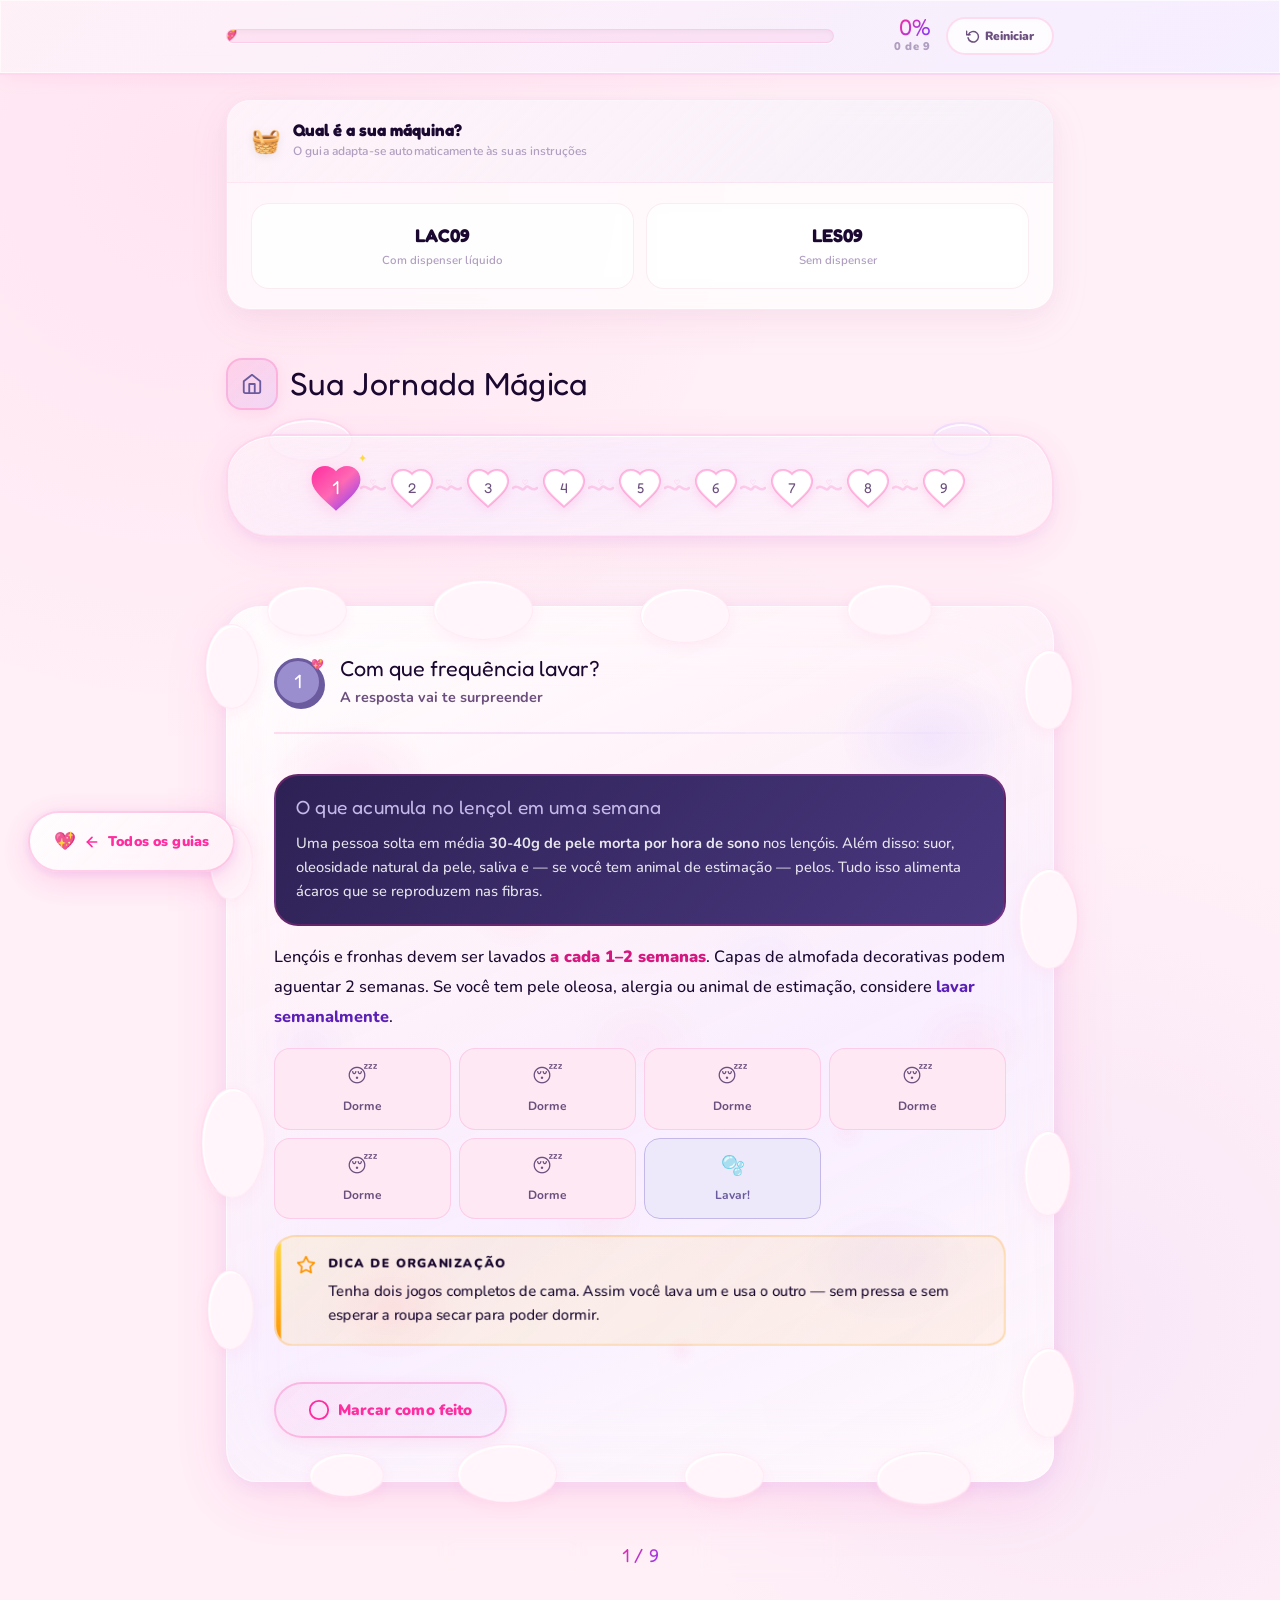
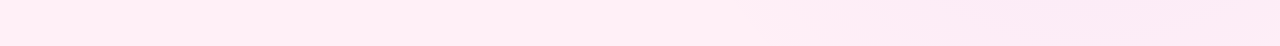
<file: cama.html>
<!DOCTYPE html>
<html lang="pt-BR">
<head>
  <meta charset="UTF-8">
  <meta name="viewport" content="width=device-width, initial-scale=1.0">
  <title>Roupas de Cama — LavanTech</title>
  <meta name="description" content="Guia passo a passo para lavar lençóis, fronhas e capas de almofada do jeito certo — eliminando ácaros, odores e mantendo o tecido macio.">
  <link rel="stylesheet" href="css/styles.css">
  <link rel="stylesheet" href="css/guide.css">
  <link rel="stylesheet" href="css/machine.css">
  <style>
    :root {
      --guide-primary:  #9B8ECF;
      --guide-dark:     #6B5B9E;
      --guide-light:    #C4B8E8;
    }

    .guide-hero {
      background: linear-gradient(135deg, #6B5B9E 0%, #9B8ECF 60%, #C4B8E8 100%);
    }

    .step-number {
      background: var(--guide-primary) !important;
      border-color: var(--guide-dark) !important;
      box-shadow: 3px 3px 0px var(--guide-dark) !important;
    }

    .science-box {
      background: linear-gradient(135deg, #2D2154, #4A3880);
      border: 2px solid var(--color-border-dark);
      border-radius: var(--radius-lg);
      padding: var(--sp-5);
      color: white;
      margin: var(--sp-4) 0;
    }

    .science-box h4 {
      font-family: var(--font-heading);
      font-size: 1.2rem;
      color: #C4B8E8;
      margin-bottom: var(--sp-3);
    }

    .science-box p {
      font-size: 0.92rem;
      color: rgba(255,255,255,0.88);
      line-height: 1.65;
    }

    .product-amount-card {
      display: flex;
      align-items: center;
      gap: var(--sp-3);
      padding: var(--sp-4);
      background: var(--color-muted);
      border: 1.5px solid var(--color-border-dark);
      border-radius: var(--radius-md);
      margin: var(--sp-3) 0;
    }

    .product-amount-card .product-emoji { font-size: 1.8rem; flex-shrink: 0; }

    .product-amount-card .product-info { flex: 1; }

    .product-amount-card .product-name {
      font-weight: 800;
      color: var(--color-fg);
      font-size: 0.95rem;
    }

    .product-amount-card .product-dose {
      font-family: var(--font-heading);
      font-size: 1.1rem;
      font-weight: 800;
      color: var(--guide-primary);
    }

    .product-amount-card .product-note {
      font-size: 0.8rem;
      color: var(--color-fg-muted);
    }

    .frequency-visual {
      display: grid;
      grid-template-columns: repeat(4, 1fr);
      gap: var(--sp-2);
      margin: var(--sp-4) 0;
    }

    .freq-day {
      text-align: center;
      padding: var(--sp-3);
      border-radius: var(--radius-md);
      font-size: 0.75rem;
      font-weight: 700;
    }

    .freq-day.wash {
      background: #EDE9FB;
      border: 1.5px solid #C4B8E8;
      color: var(--guide-dark);
    }

    .freq-day.sleep {
      background: var(--color-muted);
      border: 1.5px solid var(--color-border);
      color: var(--color-fg-muted);
    }

    .freq-day .freq-icon { font-size: 1.2rem; display: block; margin-bottom: 4px; }
  </style>
</head>
<body>
  <a href="index.html" class="guide-back-link">
    <svg xmlns="http://www.w3.org/2000/svg" width="16" height="16" viewBox="0 0 24 24" fill="none" stroke="currentColor" stroke-width="2.5" stroke-linecap="round" stroke-linejoin="round"><line x1="19" y1="12" x2="5" y2="12"/><polyline points="12 19 5 12 12 5"/></svg>
    Todos os guias
  </a>
  <!-- ── PROGRESS ── -->
  <div class="progress-sticky">
    <div class="container">
      <div class="progress-inner">
        <div class="progress-track-wrap">
          <div class="progress-fill" id="progressFill"></div>
        </div>
        <div class="progress-text-wrap">
          <span class="progress-pct" id="progressPct">0%</span>
          <span class="progress-steps-txt" id="progressSteps">0 de 9</span>
        </div>
        <button class="reset-btn" id="resetBtn" aria-label="Reiniciar progresso">
          <svg xmlns="http://www.w3.org/2000/svg" viewBox="0 0 24 24" fill="none" stroke="currentColor" stroke-width="2.5" stroke-linecap="round" stroke-linejoin="round"><polyline points="1 4 1 10 7 10"/><path d="M3.51 15a9 9 0 1 0 .49-5.1"/></svg>
          Reiniciar
        </button>
      </div>
    </div>
  </div>

  <!-- ── STEPS ── -->
  <main>
    <section class="steps-section">
      <div class="container">

        <div class="section-heading">
          <div class="section-heading-icon" style="background: linear-gradient(135deg, rgba(255,45,159,0.12), rgba(124,58,255,0.1));">
            <svg xmlns="http://www.w3.org/2000/svg" viewBox="0 0 24 24" fill="none" stroke="#6B5B9E" stroke-width="2" stroke-linecap="round" stroke-linejoin="round" style="width:22px;height:22px;"><path d="M3 9l9-7 9 7v11a2 2 0 0 1-2 2H5a2 2 0 0 1-2-2z"/><polyline points="9 22 9 12 15 12 15 22"/></svg>
          </div>
          <h2>Sua Jornada Mágica</h2>
        </div>

        <div class="steps-list">

          <!-- PASSO 1 -->
          <div class="step-item" data-step-id="cama-1">
            <div class="step-header">
              <div class="step-number">1</div>
              <div class="step-completed-icon">
                <svg xmlns="http://www.w3.org/2000/svg" width="22" height="22" viewBox="0 0 24 24" fill="none" stroke="currentColor" stroke-width="3" stroke-linecap="round" stroke-linejoin="round"><polyline points="20 6 9 17 4 12"/></svg>
              </div>
              <div class="step-text">
                <div class="step-title">Com que frequência lavar?</div>
                <div class="step-subtitle">A resposta vai te surpreender</div>
              </div>
              <svg class="step-chevron" xmlns="http://www.w3.org/2000/svg" viewBox="0 0 24 24" fill="none" stroke="currentColor" stroke-width="2.5" stroke-linecap="round" stroke-linejoin="round"><polyline points="6 9 12 15 18 9"/></svg>
            </div>
            <div class="step-body">
              <div class="science-box">
                <h4>O que acumula no lençol em uma semana</h4>
                <p>Uma pessoa solta em média <strong>30-40g de pele morta por hora de sono</strong> nos lençóis. Além disso: suor, oleosidade natural da pele, saliva e — se você tem animal de estimação — pelos. Tudo isso alimenta ácaros que se reproduzem nas fibras.</p>
              </div>
              <p class="step-desc">
                Lençóis e fronhas devem ser lavados <strong>a cada 1–2 semanas</strong>. Capas de almofada decorativas podem aguentar 2 semanas. Se você tem pele oleosa, alergia ou animal de estimação, considere <em>lavar semanalmente</em>.
              </p>
              <div class="frequency-visual" aria-hidden="true">
                <div class="freq-day sleep"><span class="freq-icon">😴</span>Dorme</div>
                <div class="freq-day sleep"><span class="freq-icon">😴</span>Dorme</div>
                <div class="freq-day sleep"><span class="freq-icon">😴</span>Dorme</div>
                <div class="freq-day sleep"><span class="freq-icon">😴</span>Dorme</div>
                <div class="freq-day sleep"><span class="freq-icon">😴</span>Dorme</div>
                <div class="freq-day sleep"><span class="freq-icon">😴</span>Dorme</div>
                <div class="freq-day wash"><span class="freq-icon">🫧</span>Lavar!</div>
              </div>
              <div class="callout callout--tip">
                <svg xmlns="http://www.w3.org/2000/svg" viewBox="0 0 24 24" fill="none" stroke="currentColor" stroke-width="2" stroke-linecap="round" stroke-linejoin="round"><polygon points="12 2 15.09 8.26 22 9.27 17 14.14 18.18 21.02 12 17.77 5.82 21.02 7 14.14 2 9.27 8.91 8.26 12 2"/></svg>
                <div class="callout-body">
                  <div class="callout-title">Dica de organização</div>
                  <p>Tenha dois jogos completos de cama. Assim você lava um e usa o outro — sem pressa e sem esperar a roupa secar para poder dormir.</p>
                </div>
              </div>
              <button class="done-btn" onclick="markStepDone(this)">
                <svg xmlns="http://www.w3.org/2000/svg" width="20" height="20" viewBox="0 0 24 24" fill="none" stroke="currentColor" stroke-width="2" stroke-linecap="round" stroke-linejoin="round"><circle cx="12" cy="12" r="10"/></svg>
                Marcar como feito
              </button>
            </div>
          </div>

          <!-- PASSO 2 -->
          <div class="step-item" data-step-id="cama-2">
            <div class="step-header">
              <div class="step-number">2</div>
              <div class="step-completed-icon">
                <svg xmlns="http://www.w3.org/2000/svg" width="22" height="22" viewBox="0 0 24 24" fill="none" stroke="currentColor" stroke-width="3" stroke-linecap="round" stroke-linejoin="round"><polyline points="20 6 9 17 4 12"/></svg>
              </div>
              <div class="step-text">
                <div class="step-title">Separe por cor e por tipo</div>
                <div class="step-subtitle">Lençóis não podem ir com edredons</div>
              </div>
              <svg class="step-chevron" xmlns="http://www.w3.org/2000/svg" viewBox="0 0 24 24" fill="none" stroke="currentColor" stroke-width="2.5" stroke-linecap="round" stroke-linejoin="round"><polyline points="6 9 12 15 18 9"/></svg>
            </div>
            <div class="step-body">
              <p class="step-desc">
                Separe as peças em dois grupos distintos:
              </p>
              <p class="step-desc">
                <strong>Grupo 1 — Lençóis, fronhas e capas:</strong> Vão juntos na máquina. São peças finas que giram e enxaguam bem.<br><br>
                <strong>Grupo 2 — Edredons e cobertores:</strong> Jamais na mesma lavagem. São muito volumosos e pesados — quando misturado com lençóis, a máquina não consegue agitar direito <em>nenhum dos dois</em>.
              </p>
              <p class="step-desc">
                Dentro do Grupo 1, separe também por cor: brancos e claros juntos, escuros e coloridos juntos. Cores vivas podem manchar tecidos claros.
              </p>
              <div class="callout callout--warning">
                <svg xmlns="http://www.w3.org/2000/svg" viewBox="0 0 24 24" fill="none" stroke="currentColor" stroke-width="2" stroke-linecap="round" stroke-linejoin="round"><path d="M10.29 3.86L1.82 18a2 2 0 0 0 1.71 3h16.94a2 2 0 0 0 1.71-3L13.71 3.86a2 2 0 0 0-3.42 0z"/><line x1="12" y1="9" x2="12" y2="13"/><line x1="12" y1="17" x2="12.01" y2="17"/></svg>
                <div class="callout-body">
                  <div class="callout-title">Cuidado com lençóis novos</div>
                  <p>Lençóis novos — especialmente coloridos — podem soltar bastante tinta na primeira lavagem. Lave separado na primeira vez.</p>
                </div>
              </div>
              <button class="done-btn" onclick="markStepDone(this)">
                <svg xmlns="http://www.w3.org/2000/svg" width="20" height="20" viewBox="0 0 24 24" fill="none" stroke="currentColor" stroke-width="2" stroke-linecap="round" stroke-linejoin="round"><circle cx="12" cy="12" r="10"/></svg>
                Marcar como feito
              </button>
            </div>
          </div>

          <!-- PASSO 3 -->
          <div class="step-item" data-step-id="cama-3">
            <div class="step-header">
              <div class="step-number">3</div>
              <div class="step-completed-icon">
                <svg xmlns="http://www.w3.org/2000/svg" width="22" height="22" viewBox="0 0 24 24" fill="none" stroke="currentColor" stroke-width="3" stroke-linecap="round" stroke-linejoin="round"><polyline points="20 6 9 17 4 12"/></svg>
              </div>
              <div class="step-text">
                <div class="step-title">Prepare o percarbonato (para lençóis claros)</div>
                <div class="step-subtitle">O segredo para lençóis sempre frescos e branquinhos</div>
              </div>
              <svg class="step-chevron" xmlns="http://www.w3.org/2000/svg" viewBox="0 0 24 24" fill="none" stroke="currentColor" stroke-width="2.5" stroke-linecap="round" stroke-linejoin="round"><polyline points="6 9 12 15 18 9"/></svg>
            </div>
            <div class="step-body">
              <p class="step-desc">
                Para lençóis brancos ou de cores claras, o <strong>percarbonato de sódio</strong> é o ingrediente chave. Ele elimina manchas amareladas de suor, remove odores profundos e mata ácaros — tudo sem danificar o tecido.
              </p>
              <div class="product-amount-card">
                <span class="product-emoji">✨</span>
                <div class="product-info">
                  <div class="product-name">Percarbonato de sódio</div>
                  <div class="product-dose">1 scoop (½ máquina) · 2 scoops (máquina cheia)</div>
                  <div class="product-note">No compartimento de pré-lavagem ou dissolvido em água morna antes</div>
                </div>
              </div>
              <div class="callout callout--tip">
                <svg xmlns="http://www.w3.org/2000/svg" viewBox="0 0 24 24" fill="none" stroke="currentColor" stroke-width="2" stroke-linecap="round" stroke-linejoin="round"><circle cx="12" cy="12" r="10"/><line x1="12" y1="8" x2="12" y2="12"/><line x1="12" y1="16" x2="12.01" y2="16"/></svg>
                <div class="callout-body">
                  <div class="callout-title">Manchas de suor amareladas?</div>
                  <p>Dissolva <strong>2 scoops de percarbonato em água quente (60°C)</strong> e mergulhe as peças por 4–8 horas antes de lavar na máquina. O oxigênio ativo penetra nas fibras e quebra as moléculas de suor.</p>
                </div>
              </div>
              <div class="callout callout--info">
                <svg xmlns="http://www.w3.org/2000/svg" viewBox="0 0 24 24" fill="none" stroke="currentColor" stroke-width="2" stroke-linecap="round" stroke-linejoin="round"><circle cx="12" cy="12" r="10"/><line x1="12" y1="8" x2="12" y2="12"/><line x1="12" y1="16" x2="12.01" y2="16"/></svg>
                <div class="callout-body">
                  <div class="callout-title">Lençóis coloridos ou escuros</div>
                  <p>NÃO use percarbonato — ele pode desbotar as cores. Para lençóis escuros, use sabão neutro ou sabão para cores, sem nenhum agente branqueador.</p>
                </div>
              </div>
              <button class="done-btn" onclick="markStepDone(this)">
                <svg xmlns="http://www.w3.org/2000/svg" width="20" height="20" viewBox="0 0 24 24" fill="none" stroke="currentColor" stroke-width="2" stroke-linecap="round" stroke-linejoin="round"><circle cx="12" cy="12" r="10"/></svg>
                Marcar como feito
              </button>
            </div>
          </div>

          <!-- PASSO 4 -->
          <div class="step-item" data-step-id="cama-4">
            <div class="step-header">
              <div class="step-number">4</div>
              <div class="step-completed-icon">
                <svg xmlns="http://www.w3.org/2000/svg" width="22" height="22" viewBox="0 0 24 24" fill="none" stroke="currentColor" stroke-width="3" stroke-linecap="round" stroke-linejoin="round"><polyline points="20 6 9 17 4 12"/></svg>
              </div>
              <div class="step-text">
                <div class="step-title">Adicione o sabão</div>
                <div class="step-subtitle">Sabão neutro — sem branqueador óptico para coloridos</div>
              </div>
              <svg class="step-chevron" xmlns="http://www.w3.org/2000/svg" viewBox="0 0 24 24" fill="none" stroke="currentColor" stroke-width="2.5" stroke-linecap="round" stroke-linejoin="round"><polyline points="6 9 12 15 18 9"/></svg>
            </div>
            <div class="step-body">
              <p class="step-desc">
                Use <strong>sabão líquido neutro</strong> no compartimento correto da gaveta da máquina. A quantidade ideal é a indicada no rótulo — não coloque mais achando que vai lavar melhor.
              </p>
              <div class="product-amount-card">
                <span class="product-emoji">🧴</span>
                <div class="product-info">
                  <div class="product-name">Sabão líquido neutro</div>
                  <div class="product-dose">1 tampinha (½ máquina) · 2 tampinhas (máquina cheia)</div>
                  <div class="product-note">No compartimento principal de sabão da gaveta</div>
                </div>
              </div>
              <div class="callout callout--warning">
                <svg xmlns="http://www.w3.org/2000/svg" viewBox="0 0 24 24" fill="none" stroke="currentColor" stroke-width="2" stroke-linecap="round" stroke-linejoin="round"><path d="M10.29 3.86L1.82 18a2 2 0 0 0 1.71 3h16.94a2 2 0 0 0 1.71-3L13.71 3.86a2 2 0 0 0-3.42 0z"/><line x1="12" y1="9" x2="12" y2="13"/><line x1="12" y1="17" x2="12.01" y2="17"/></svg>
                <div class="callout-body">
                  <div class="callout-title">Excesso de sabão é problema</div>
                  <p>Sabão em excesso não sai completamente no enxágue e fica grudado nas fibras. Com o tempo, isso deixa o lençol com cheiro de mofado e textura pegajosa.</p>
                </div>
              </div>
              <button class="done-btn" onclick="markStepDone(this)">
                <svg xmlns="http://www.w3.org/2000/svg" width="20" height="20" viewBox="0 0 24 24" fill="none" stroke="currentColor" stroke-width="2" stroke-linecap="round" stroke-linejoin="round"><circle cx="12" cy="12" r="10"/></svg>
                Marcar como feito
              </button>
            </div>
          </div>

          <!-- PASSO 5 — LYSOFORM / PINHO SOL -->
          <div class="step-item" data-step-id="cama-5">
            <div class="step-header">
              <div class="step-number">5</div>
              <div class="step-completed-icon">
                <svg xmlns="http://www.w3.org/2000/svg" width="22" height="22" viewBox="0 0 24 24" fill="none" stroke="currentColor" stroke-width="3" stroke-linecap="round" stroke-linejoin="round"><polyline points="20 6 9 17 4 12"/></svg>
              </div>
              <div class="step-text">
                <div class="step-title">Lysoform / Pinho Sol no alvejante</div>
                <div class="step-subtitle">Elimina bactérias e tira cheiro — vai no compartimento certo</div>
              </div>
              <svg class="step-chevron" xmlns="http://www.w3.org/2000/svg" viewBox="0 0 24 24" fill="none" stroke="currentColor" stroke-width="2.5" stroke-linecap="round" stroke-linejoin="round"><polyline points="6 9 12 15 18 9"/></svg>
            </div>
            <div class="step-body">
              <p class="step-desc">
                Coloque <strong>½ tampinha de Lysoform ou Pinho Sol</strong> no <em>compartimento do alvejante</em> da gaveta da máquina. O desinfetante mata as bactérias que se acumulam nas fibras dos lençóis (suor, oleosidade) e elimina aquele cheiro de "roupa guardada" de uma vez por todas.
              </p>
              <div class="product-amount-card">
                <span class="product-emoji">🌿</span>
                <div class="product-info">
                  <div class="product-name">Lysoform / Pinho Sol</div>
                  <div class="product-dose">½ tampinha (½ máquina) · 1 tampinha (máquina cheia)</div>
                  <div class="product-note">No compartimento do alvejante — NÃO no do amaciante</div>
                </div>
              </div>
              <div class="callout callout--tip">
                <svg xmlns="http://www.w3.org/2000/svg" viewBox="0 0 24 24" fill="none" stroke="currentColor" stroke-width="2"><polygon points="12 2 15.09 8.26 22 9.27 17 14.14 18.18 21.02 12 17.77 5.82 21.02 7 14.14 2 9.27 8.91 8.26 12 2"/></svg>
                <div class="callout-body">
                  <div class="callout-title">Por que no alvejante e não no amaciante?</div>
                  <p>O compartimento do alvejante libera o produto durante a lavagem principal, quando a água e o sabão estão agindo. Assim o desinfetante penetra nas fibras junto com a lavagem. O compartimento do amaciante só libera no enxágue final.</p>
                </div>
              </div>
              <button class="done-btn" onclick="markStepDone(this)">
                <svg xmlns="http://www.w3.org/2000/svg" width="20" height="20" viewBox="0 0 24 24" fill="none" stroke="currentColor" stroke-width="2" stroke-linecap="round" stroke-linejoin="round"><circle cx="12" cy="12" r="10"/></svg>
                Marcar como feito
              </button>
            </div>
          </div>

          <!-- PASSO 6 (era 5) -->
          <div class="step-item" data-step-id="cama-6">
            <div class="step-header">
              <div class="step-number">6</div>
              <div class="step-completed-icon">
                <svg xmlns="http://www.w3.org/2000/svg" width="22" height="22" viewBox="0 0 24 24" fill="none" stroke="currentColor" stroke-width="3" stroke-linecap="round" stroke-linejoin="round"><polyline points="20 6 9 17 4 12"/></svg>
              </div>
              <div class="step-text">
                <div class="step-title">Configure a temperatura certa</div>
                <div class="step-subtitle">60°C mata os ácaros — 40°C para o dia a dia</div>
              </div>
              <svg class="step-chevron" xmlns="http://www.w3.org/2000/svg" viewBox="0 0 24 24" fill="none" stroke="currentColor" stroke-width="2.5" stroke-linecap="round" stroke-linejoin="round"><polyline points="6 9 12 15 18 9"/></svg>
            </div>
            <div class="step-body">
              <div class="science-box">
                <h4>Temperatura e ácaros</h4>
                <p>Ácaros morrem acima de <strong>55°C</strong>. Uma lavagem a 60°C elimina 100% dos ácaros presentes no lençol — algo que a temperatura ambiente ou 30°C simplesmente não consegue fazer.</p>
              </div>
              <p class="step-desc">
                Para eliminar ácaros de verdade: use <strong>60°C</strong> na máquina, pelo menos uma vez a cada 2–4 semanas. Para as lavagens intermediárias (entre a lavagem antiácaro), <em>40°C é suficiente</em> para remover sujidade e odor.
              </p>
              <div style="display:flex;gap:var(--sp-3);flex-wrap:wrap;margin:var(--sp-4) 0;">
                <span class="temp-badge temp-hot">
                  <svg xmlns="http://www.w3.org/2000/svg" width="14" height="14" viewBox="0 0 24 24" fill="none" stroke="currentColor" stroke-width="2"><path d="M14 14.76V3.5a2.5 2.5 0 0 0-5 0v11.26a4.5 4.5 0 1 0 5 0z"/></svg>
                  60°C — antiácaro
                </span>
                <span class="temp-badge temp-warm">
                  <svg xmlns="http://www.w3.org/2000/svg" width="14" height="14" viewBox="0 0 24 24" fill="none" stroke="currentColor" stroke-width="2"><path d="M14 14.76V3.5a2.5 2.5 0 0 0-5 0v11.26a4.5 4.5 0 1 0 5 0z"/></svg>
                  40°C — lavagem normal
                </span>
              </div>
              <div class="callout callout--tip">
                <svg xmlns="http://www.w3.org/2000/svg" viewBox="0 0 24 24" fill="none" stroke="currentColor" stroke-width="2" stroke-linecap="round" stroke-linejoin="round"><polygon points="12 2 15.09 8.26 22 9.27 17 14.14 18.18 21.02 12 17.77 5.82 21.02 7 14.14 2 9.27 8.91 8.26 12 2"/></svg>
                <div class="callout-body">
                  <div class="callout-title">Verifique a etiqueta do tecido</div>
                  <p>Alguns lençóis de microfibra ou cetim não toleram 60°C. Confira a etiqueta — se houver a indicação de 40°C máximo, respeite e troque os lençóis com mais frequência.</p>
                </div>
              </div>
              <button class="done-btn" onclick="markStepDone(this)">
                <svg xmlns="http://www.w3.org/2000/svg" width="20" height="20" viewBox="0 0 24 24" fill="none" stroke="currentColor" stroke-width="2" stroke-linecap="round" stroke-linejoin="round"><circle cx="12" cy="12" r="10"/></svg>
                Marcar como feito
              </button>
            </div>
          </div>

          <!-- PASSO 7 (era 6) -->
          <div class="step-item" data-step-id="cama-7">
            <div class="step-header">
              <div class="step-number">7</div>
              <div class="step-completed-icon">
                <svg xmlns="http://www.w3.org/2000/svg" width="22" height="22" viewBox="0 0 24 24" fill="none" stroke="currentColor" stroke-width="3" stroke-linecap="round" stroke-linejoin="round"><polyline points="20 6 9 17 4 12"/></svg>
              </div>
              <div class="step-text">
                <div class="step-title">Escolha o modo correto</div>
                <div class="step-subtitle">Algodão ou normal — centrifugação moderada</div>
              </div>
              <svg class="step-chevron" xmlns="http://www.w3.org/2000/svg" viewBox="0 0 24 24" fill="none" stroke="currentColor" stroke-width="2.5" stroke-linecap="round" stroke-linejoin="round"><polyline points="6 9 12 15 18 9"/></svg>
            </div>
            <div class="step-body">
              <p class="step-desc">
                Use o modo <strong>Algodão</strong> (ou Normal/Standard) na máquina. Esses modos têm agitação mais intensa — ideal para remover a sujidade embutida nas fibras dos lençóis.
              </p>
              <p class="step-desc">
                Para a centrifugação: <em>800–1000 RPM é suficiente</em>. Velocidades muito altas (1400+ RPM) podem criar vincos permanentes em lençóis de algodão e desgastar o elástico das capas.
              </p>
              <div class="callout callout--info">
                <svg xmlns="http://www.w3.org/2000/svg" viewBox="0 0 24 24" fill="none" stroke="currentColor" stroke-width="2" stroke-linecap="round" stroke-linejoin="round"><circle cx="12" cy="12" r="10"/><line x1="12" y1="8" x2="12" y2="12"/><line x1="12" y1="16" x2="12.01" y2="16"/></svg>
                <div class="callout-body">
                  <div class="callout-title">Lençóis de linho ou microfibra</div>
                  <p>Use o modo delicados e centrifugação mais baixa (600 RPM). Tecidos mais finos são sensíveis à agitação intensa e podem encolher ou ficar com vincos difíceis de tirar.</p>
                </div>
              </div>
              <button class="done-btn" onclick="markStepDone(this)">
                <svg xmlns="http://www.w3.org/2000/svg" width="20" height="20" viewBox="0 0 24 24" fill="none" stroke="currentColor" stroke-width="2" stroke-linecap="round" stroke-linejoin="round"><circle cx="12" cy="12" r="10"/></svg>
                Marcar como feito
              </button>
            </div>
          </div>

          <!-- PASSO 8 (era 7) -->
          <div class="step-item" data-step-id="cama-8">
            <div class="step-header">
              <div class="step-number">8</div>
              <div class="step-completed-icon">
                <svg xmlns="http://www.w3.org/2000/svg" width="22" height="22" viewBox="0 0 24 24" fill="none" stroke="currentColor" stroke-width="3" stroke-linecap="round" stroke-linejoin="round"><polyline points="20 6 9 17 4 12"/></svg>
              </div>
              <div class="step-text">
                <div class="step-title">Retire assim que terminar</div>
                <div class="step-subtitle">Não deixe na máquina — o mofo começa rápido</div>
              </div>
              <svg class="step-chevron" xmlns="http://www.w3.org/2000/svg" viewBox="0 0 24 24" fill="none" stroke="currentColor" stroke-width="2.5" stroke-linecap="round" stroke-linejoin="round"><polyline points="6 9 12 15 18 9"/></svg>
            </div>
            <div class="step-body">
              <p class="step-desc">
                Lençóis úmidos dentro da máquina fechada formam colônias de fungo e bactérias em <strong>menos de 30 minutos</strong> em temperatura ambiente. Retire imediatamente ao terminar o ciclo.
              </p>
              <p class="step-desc">
                Sacuda cada peça bem antes de pendurar — isso ajuda a destensionar as fibras e reduz os vincos. Estique o elástico das capas de canto com as mãos para não encolher ao secar.
              </p>
              <div class="callout callout--warning">
                <svg xmlns="http://www.w3.org/2000/svg" viewBox="0 0 24 24" fill="none" stroke="currentColor" stroke-width="2" stroke-linecap="round" stroke-linejoin="round"><path d="M10.29 3.86L1.82 18a2 2 0 0 0 1.71 3h16.94a2 2 0 0 0 1.71-3L13.71 3.86a2 2 0 0 0-3.42 0z"/><line x1="12" y1="9" x2="12" y2="13"/><line x1="12" y1="17" x2="12.01" y2="17"/></svg>
                <div class="callout-body">
                  <div class="callout-title">Cheiro de mofado mesmo depois de lavar?</div>
                  <p>Se o lençol cheira mal mesmo após a lavagem, o mofo já está nas fibras. Faça um pré-molho com <strong>percarbonato + água quente (60°C)</strong> por 6–12 horas e lave novamente. Ou adicione <strong>uma tampinha de Lisoforme ou Pinho Sol</strong> no <strong>compartimento do alvejante</strong> na próxima lavagem — mata as bactérias que causam o odor residual.</p>
                </div>
              </div>
              <button class="done-btn" onclick="markStepDone(this)">
                <svg xmlns="http://www.w3.org/2000/svg" width="20" height="20" viewBox="0 0 24 24" fill="none" stroke="currentColor" stroke-width="2" stroke-linecap="round" stroke-linejoin="round"><circle cx="12" cy="12" r="10"/></svg>
                Marcar como feito
              </button>
            </div>
          </div>

          <!-- PASSO 9 (era 8) -->
          <div class="step-item" data-step-id="cama-9">
            <div class="step-header">
              <div class="step-number">9</div>
              <div class="step-completed-icon">
                <svg xmlns="http://www.w3.org/2000/svg" width="22" height="22" viewBox="0 0 24 24" fill="none" stroke="currentColor" stroke-width="3" stroke-linecap="round" stroke-linejoin="round"><polyline points="20 6 9 17 4 12"/></svg>
              </div>
              <div class="step-text">
                <div class="step-title">Seque completamente antes de guardar</div>
                <div class="step-subtitle">Parcialmente úmido na gaveta = mofo garantido</div>
              </div>
              <svg class="step-chevron" xmlns="http://www.w3.org/2000/svg" viewBox="0 0 24 24" fill="none" stroke="currentColor" stroke-width="2.5" stroke-linecap="round" stroke-linejoin="round"><polyline points="6 9 12 15 18 9"/></svg>
            </div>
            <div class="step-body">
              <p class="step-desc">
                Lençóis de algodão podem demorar 3–4 horas para secar no varal em dia de sol. Em dias nublados ou úmidos, podem precisar de 6+ horas. <strong>Não guarde na gaveta com qualquer sinal de umidade</strong>.
              </p>
              <p class="step-desc">
                Guarde dobrado, levemente dobrado — não amasse em bolinhas dentro da gaveta. Tecidos dobrados corretamente mantêm a forma e são mais fáceis de colocar na cama.
              </p>
              <div class="callout callout--product">
                <svg xmlns="http://www.w3.org/2000/svg" viewBox="0 0 24 24" fill="none" stroke="currentColor" stroke-width="2" stroke-linecap="round" stroke-linejoin="round"><path d="M12 22s8-4 8-10V5l-8-3-8 3v7c0 6 8 10 8 10z"/></svg>
                <div class="callout-body">
                  <div class="callout-title">Guardar lençóis frescos por mais tempo</div>
                  <p>Coloque sachês de lavanda ou cedro na gaveta. Além de perfumar, repelem traças e ácaros naturalmente — e não deixam resíduos nas fibras como os produtos químicos.</p>
                </div>
              </div>
              <button class="done-btn" onclick="markStepDone(this)">
                <svg xmlns="http://www.w3.org/2000/svg" width="20" height="20" viewBox="0 0 24 24" fill="none" stroke="currentColor" stroke-width="2" stroke-linecap="round" stroke-linejoin="round"><circle cx="12" cy="12" r="10"/></svg>
                Marcar como feito
              </button>
            </div>
          </div>

        </div><!-- /.steps-list -->

        <!-- Completion banner -->
        <div class="completion-banner" id="completionBanner" role="status" aria-live="polite">
          <span class="completion-emoji">🛏️</span>
          <h2>Lençóis prontos!</h2>
          <p>Cama fresquinha, livre de ácaros e cheirosa — do jeito que merecia.</p>
          <div class="completion-actions">
            <a href="index.html" class="btn-white">
              <svg xmlns="http://www.w3.org/2000/svg" width="16" height="16" viewBox="0 0 24 24" fill="none" stroke="currentColor" stroke-width="2.5"><line x1="19" y1="12" x2="5" y2="12"/><polyline points="12 19 5 12 12 5"/></svg>
              Ver outros guias
            </a>
            <a href="edredom.html" class="btn-white-outline">
              🌸 Lavar o edredom também
            </a>
          </div>
        </div>

      </div>
    </section>
  </main>

  <script>
    function markStepDone(btn) {
      const step = btn.closest('.step-item');
      const isDone = step.classList.contains('completed');
      if (typeof markDone === 'function') markDone(step, !isDone);
    }
  </script>
  <script src="js/guide.js"></script>
  <script src="js/machines.js"></script>
</body>
</html>
</file>
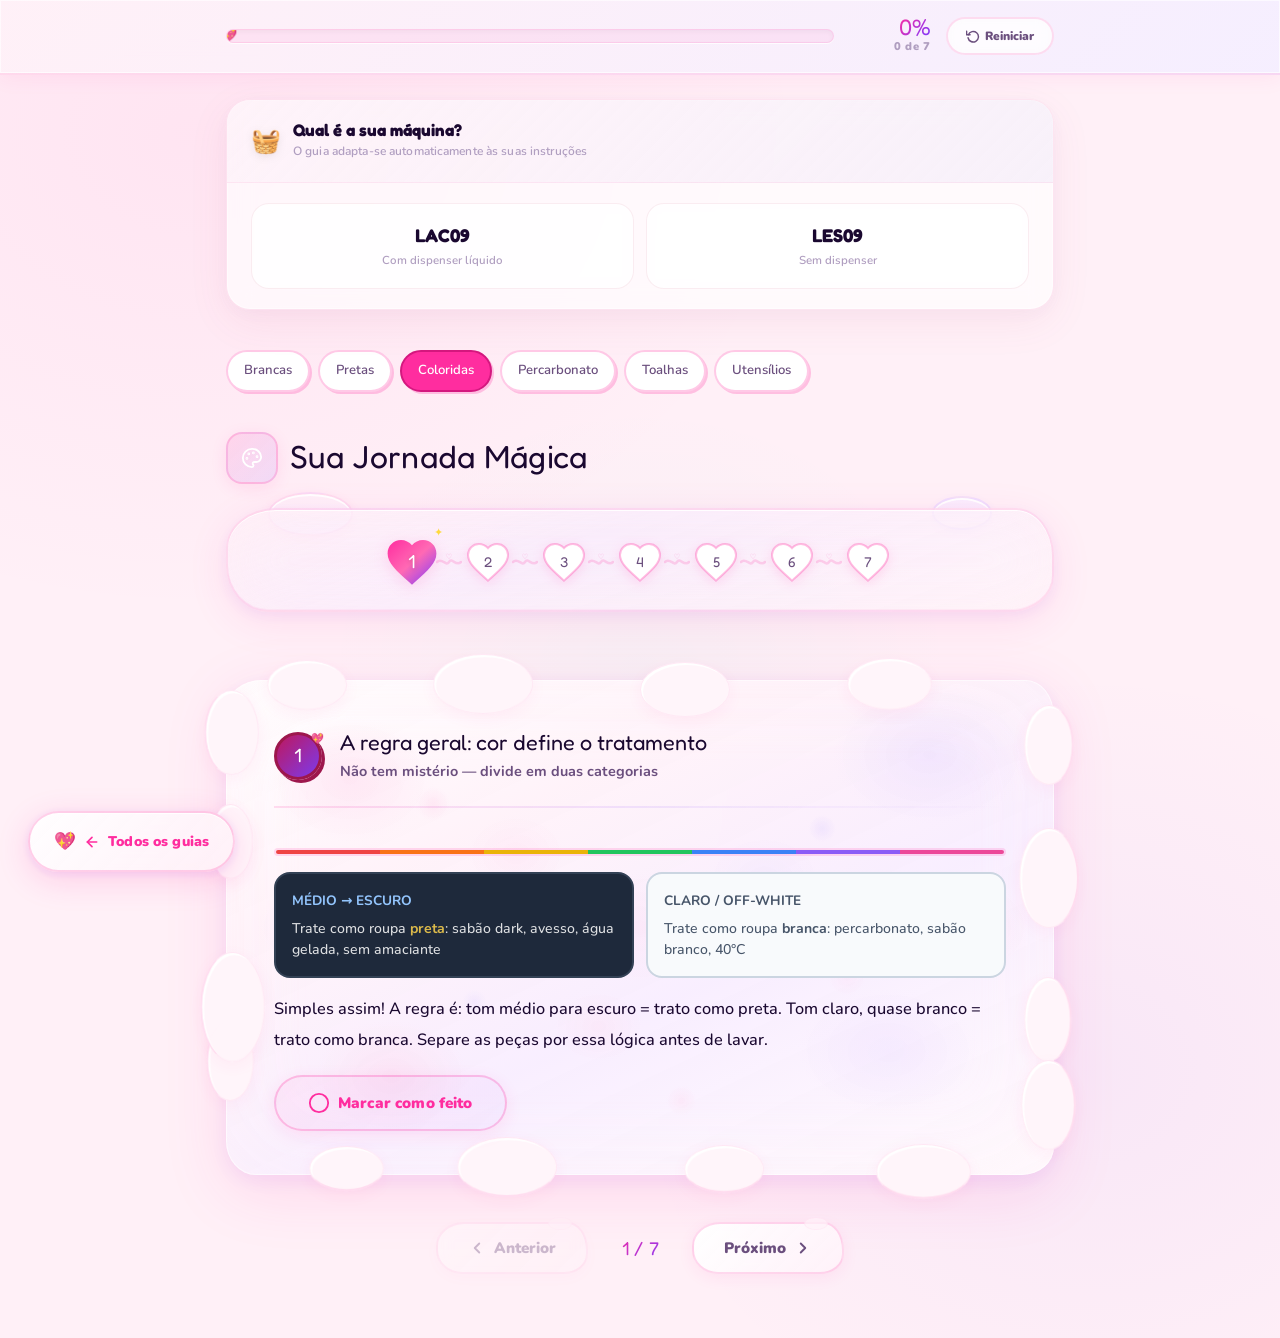
<file: coloridas.html>
<!DOCTYPE html>
<html lang="pt-BR">
<head>
  <meta charset="UTF-8">
  <meta name="viewport" content="width=device-width, initial-scale=1.0">
  <title>Roupas Coloridas — Lavar Roupa</title>
  <meta name="description" content="Como lavar roupas coloridas para as cores não desbotarem. Guia passo a passo.">
  <link rel="stylesheet" href="css/styles.css">
  <link rel="stylesheet" href="css/guide.css">
  <link rel="stylesheet" href="css/machine.css">
  <style>
    .guide-hero { background: linear-gradient(135deg, #BE185D 0%, #7C3AED 50%, #1D4ED8 100%); }
    .hero-blob { background: rgba(255,255,255,0.3); }
    .guide-hero::after {
      content: ''; position: absolute; inset: 0;
      background-image: radial-gradient(circle at 30% 70%, rgba(251,191,36,0.2) 0%, transparent 40%),
                        radial-gradient(circle at 70% 30%, rgba(34,197,94,0.15) 0%, transparent 40%);
      z-index: 1;
    }
    .guide-nav { display:flex; gap:var(--sp-2); overflow-x:auto; padding:var(--sp-4) 0; scrollbar-width:none; }
    .guide-nav::-webkit-scrollbar { display:none; }
    .guide-nav-link { display:inline-flex; align-items:center; gap:6px; padding:var(--sp-2) var(--sp-4); background:var(--color-surface); border:2px solid var(--color-border-dark); border-radius:var(--radius-full); font-size:0.82rem; font-weight:600; color:var(--color-fg-muted); white-space:nowrap; transition:all var(--transition-fast); box-shadow:2px 2px 0px var(--color-border-dark); }
    .guide-nav-link:hover { background:var(--color-muted); color:var(--color-fg); }
    .guide-nav-link.active { background:var(--color-primary); color:white; border-color:var(--color-primary-dark); }

    .color-spectrum {
      display: flex;
      height: 8px;
      border-radius: var(--radius-full);
      overflow: hidden;
      margin: var(--sp-4) 0;
      border: 2px solid var(--color-border);
    }
    .color-spectrum span { flex: 1; }

    .rule-card {
      display: flex;
      align-items: flex-start;
      gap: var(--sp-3);
      padding: var(--sp-4);
      background: var(--color-muted);
      border: 2px solid var(--color-border-dark);
      border-radius: var(--radius-md);
      margin-bottom: var(--sp-3);
    }
    .rule-card-num {
      width: 28px; height: 28px;
      background: var(--color-primary); color: white;
      border-radius: 50%; border: 2px solid var(--color-primary-dark);
      display: flex; align-items: center; justify-content: center;
      font-family: var(--font-heading); font-size: 1rem; font-weight: 700;
      flex-shrink: 0;
    }
    .rule-card p { font-size: 0.92rem; color: var(--color-fg); line-height: 1.55; }
    .rule-card strong { color: var(--color-primary); }
  </style>
</head>
<body>
  <a href="index.html" class="guide-back-link">
    <svg xmlns="http://www.w3.org/2000/svg" width="16" height="16" viewBox="0 0 24 24" fill="none" stroke="currentColor" stroke-width="2.5" stroke-linecap="round" stroke-linejoin="round"><line x1="19" y1="12" x2="5" y2="12"/><polyline points="12 19 5 12 12 5"/></svg>
    Todos os guias
  </a>

  <div class="progress-sticky">
    <div class="container">
      <div class="progress-inner">
        <div class="progress-track-wrap">
          <div class="progress-fill" id="progressFill" style="background: linear-gradient(90deg, #BE185D, #7C3AED, #1D4ED8);"></div>
        </div>
        <div class="progress-text-wrap">
          <span class="progress-pct" id="progressPct">0%</span>
          <span class="progress-steps-txt" id="progressSteps">0 de 7</span>
        </div>
        <button class="reset-btn" id="resetBtn">
          <svg xmlns="http://www.w3.org/2000/svg" viewBox="0 0 24 24" fill="none" stroke="currentColor" stroke-width="2.5" stroke-linecap="round" stroke-linejoin="round"><polyline points="1 4 1 10 7 10"/><path d="M3.51 15a9 9 0 1 0 .49-5.1"/></svg>
          Reiniciar
        </button>
      </div>
    </div>
  </div>

  <div class="container">
    <nav class="guide-nav">
      <a href="brancas.html"      class="guide-nav-link">Brancas</a>
      <a href="pretas.html"       class="guide-nav-link">Pretas</a>
      <a href="coloridas.html"    class="guide-nav-link active">Coloridas</a>
      <a href="percarbonato.html" class="guide-nav-link">Percarbonato</a>
      <a href="toalha.html"       class="guide-nav-link">Toalhas</a>
      <a href="utensilios.html"   class="guide-nav-link">Utensílios</a>
    </nav>
  </div>

  <main>
    <section class="steps-section">
      <div class="container">

        <div class="section-heading">
          <div class="section-heading-icon" style="background: linear-gradient(135deg, rgba(255,45,159,0.12), rgba(124,58,255,0.1));">
            <svg xmlns="http://www.w3.org/2000/svg" viewBox="0 0 24 24" fill="none" stroke="white" stroke-width="2" stroke-linecap="round" stroke-linejoin="round" style="width:22px;height:22px;"><circle cx="13.5" cy="6.5" r=".5"/><circle cx="17.5" cy="10.5" r=".5"/><circle cx="8.5" cy="7.5" r=".5"/><circle cx="6.5" cy="12.5" r=".5"/><path d="M12 2C6.5 2 2 6.5 2 12s4.5 10 10 10c.926 0 1.648-.746 1.648-1.688 0-.437-.18-.835-.437-1.125-.29-.289-.438-.652-.438-1.125a1.64 1.64 0 0 1 1.668-1.668h1.996c3.051 0 5.555-2.503 5.555-5.554C21.965 6.012 17.461 2 12 2z"/></svg>
          </div>
          <h2>Sua Jornada Mágica</h2>
        </div>

        <div class="steps-list">

          <!-- 1 -->
          <div class="step-item" data-step-id="coloridas-1">
            <div class="step-header">
              <div class="step-number" style="background:linear-gradient(135deg,#BE185D,#7C3AED);border-color:#9D174D;box-shadow:3px 3px 0 #9D174D;">1</div>
              <div class="step-completed-icon"><svg xmlns="http://www.w3.org/2000/svg" width="22" height="22" viewBox="0 0 24 24" fill="none" stroke="currentColor" stroke-width="3" stroke-linecap="round" stroke-linejoin="round"><polyline points="20 6 9 17 4 12"/></svg></div>
              <div class="step-text">
                <div class="step-title">A regra geral: cor define o tratamento</div>
                <div class="step-subtitle">Não tem mistério — divide em duas categorias</div>
              </div>
              <svg class="step-chevron" xmlns="http://www.w3.org/2000/svg" viewBox="0 0 24 24" fill="none" stroke="currentColor" stroke-width="2.5" stroke-linecap="round" stroke-linejoin="round"><polyline points="6 9 12 15 18 9"/></svg>
            </div>
            <div class="step-body">
              <div class="color-spectrum">
                <span style="background:#EF4444;"></span>
                <span style="background:#F97316;"></span>
                <span style="background:#EAB308;"></span>
                <span style="background:#22C55E;"></span>
                <span style="background:#3B82F6;"></span>
                <span style="background:#8B5CF6;"></span>
                <span style="background:#EC4899;"></span>
              </div>
              <div style="display:grid; grid-template-columns:1fr 1fr; gap:var(--sp-3); margin:var(--sp-4) 0;">
                <div style="background:#1E293B;border:2px solid #334155;border-radius:var(--radius-md);padding:var(--sp-4);color:white;">
                  <div style="font-weight:700;font-size:0.85rem;color:#93C5FD;margin-bottom:6px;">MÉDIO → ESCURO</div>
                  <p style="font-size:0.88rem;opacity:0.85;line-height:1.5;">Trate como roupa <strong style="color:#FCD34D;">preta</strong>: sabão dark, avesso, água gelada, sem amaciante</p>
                </div>
                <div style="background:#F8FAFC;border:2px solid #CBD5E1;border-radius:var(--radius-md);padding:var(--sp-4);">
                  <div style="font-weight:700;font-size:0.85rem;color:#475569;margin-bottom:6px;">CLARO / OFF-WHITE</div>
                  <p style="font-size:0.88rem;color:#475569;line-height:1.5;">Trate como roupa <strong>branca</strong>: percarbonato, sabão branco, 40°C</p>
                </div>
              </div>
              <p class="step-desc">Simples assim! A regra é: tom médio para escuro = trato como preta. Tom claro, quase branco = trato como branca. Separe as peças por essa lógica antes de lavar.</p>
              <button class="done-btn" onclick="markStepDone(this)">
                <svg xmlns="http://www.w3.org/2000/svg" width="20" height="20" viewBox="0 0 24 24" fill="none" stroke="currentColor" stroke-width="2" stroke-linecap="round" stroke-linejoin="round"><circle cx="12" cy="12" r="10"/></svg>
                Marcar como feito
              </button>
            </div>
          </div>

          <!-- 2 -->
          <div class="step-item" data-step-id="coloridas-2">
            <div class="step-header">
              <div class="step-number" style="background:linear-gradient(135deg,#BE185D,#7C3AED);border-color:#9D174D;box-shadow:3px 3px 0 #9D174D;">2</div>
              <div class="step-completed-icon"><svg xmlns="http://www.w3.org/2000/svg" width="22" height="22" viewBox="0 0 24 24" fill="none" stroke="currentColor" stroke-width="3" stroke-linecap="round" stroke-linejoin="round"><polyline points="20 6 9 17 4 12"/></svg></div>
              <div class="step-text">
                <div class="step-title">Sabão correto para cada tom</div>
                <div class="step-subtitle">Tenha 3 sabões: preto, branco e universal</div>
              </div>
              <svg class="step-chevron" xmlns="http://www.w3.org/2000/svg" viewBox="0 0 24 24" fill="none" stroke="currentColor" stroke-width="2.5" stroke-linecap="round" stroke-linejoin="round"><polyline points="6 9 12 15 18 9"/></svg>
            </div>
            <div class="step-body">
              <p class="step-desc">
                O sistema ideal é ter <strong>3 sabões</strong>: um para roupa preta/escura, um para roupa branca e um universal neutro (para panos de prato, toalhas de chão, tapetes — tudo que não é roupa).
              </p>
              <div class="callout callout--product">
                <svg xmlns="http://www.w3.org/2000/svg" viewBox="0 0 24 24" fill="none" stroke="currentColor" stroke-width="2" stroke-linecap="round" stroke-linejoin="round"><path d="M6 2L3 6v14a2 2 0 0 0 2 2h14a2 2 0 0 0 2-2V6l-3-4z"/><line x1="3" y1="6" x2="21" y2="6"/><path d="M16 10a4 4 0 0 1-8 0"/></svg>
                <div class="callout-body">
                  <div class="callout-title">Os 3 sabões da vida</div>
                  <div class="product-list">
                    <span class="product-tag">Sabão p/ roupa preta (Omom, Comfort Dark)</span>
                    <span class="product-tag">Sabão p/ roupa branca</span>
                    <span class="product-tag">Sabão neutro universal</span>
                  </div>
                </div>
              </div>
              <button class="done-btn" onclick="markStepDone(this)">
                <svg xmlns="http://www.w3.org/2000/svg" width="20" height="20" viewBox="0 0 24 24" fill="none" stroke="currentColor" stroke-width="2" stroke-linecap="round" stroke-linejoin="round"><circle cx="12" cy="12" r="10"/></svg>
                Marcar como feito
              </button>
            </div>
          </div>

          <!-- 3 -->
          <div class="step-item" data-step-id="coloridas-3">
            <div class="step-header">
              <div class="step-number" style="background:linear-gradient(135deg,#BE185D,#7C3AED);border-color:#9D174D;box-shadow:3px 3px 0 #9D174D;">3</div>
              <div class="step-completed-icon"><svg xmlns="http://www.w3.org/2000/svg" width="22" height="22" viewBox="0 0 24 24" fill="none" stroke="currentColor" stroke-width="3" stroke-linecap="round" stroke-linejoin="round"><polyline points="20 6 9 17 4 12"/></svg></div>
              <div class="step-text">
                <div class="step-title">Do avesso — sempre</div>
                <div class="step-subtitle">Idêntico à regra de roupas pretas</div>
              </div>
              <svg class="step-chevron" xmlns="http://www.w3.org/2000/svg" viewBox="0 0 24 24" fill="none" stroke="currentColor" stroke-width="2.5" stroke-linecap="round" stroke-linejoin="round"><polyline points="6 9 12 15 18 9"/></svg>
            </div>
            <div class="step-body">
              <p class="step-desc">
                Toda roupa colorida vai para a máquina <strong>do avesso</strong>. Isso protege a cor externa do atrito mecânico da lavagem. Vale especialmente para peças com estampa colorida.
              </p>
              <button class="done-btn" onclick="markStepDone(this)">
                <svg xmlns="http://www.w3.org/2000/svg" width="20" height="20" viewBox="0 0 24 24" fill="none" stroke="currentColor" stroke-width="2" stroke-linecap="round" stroke-linejoin="round"><circle cx="12" cy="12" r="10"/></svg>
                Marcar como feito
              </button>
            </div>
          </div>

          <!-- 4 -->
          <div class="step-item" data-step-id="coloridas-4">
            <div class="step-header">
              <div class="step-number" style="background:linear-gradient(135deg,#BE185D,#7C3AED);border-color:#9D174D;box-shadow:3px 3px 0 #9D174D;">4</div>
              <div class="step-completed-icon"><svg xmlns="http://www.w3.org/2000/svg" width="22" height="22" viewBox="0 0 24 24" fill="none" stroke="currentColor" stroke-width="3" stroke-linecap="round" stroke-linejoin="round"><polyline points="20 6 9 17 4 12"/></svg></div>
              <div class="step-text">
                <div class="step-title">Água gelada preserva as cores</div>
                <div class="step-subtitle">A física do por que o frio protege</div>
              </div>
              <svg class="step-chevron" xmlns="http://www.w3.org/2000/svg" viewBox="0 0 24 24" fill="none" stroke="currentColor" stroke-width="2.5" stroke-linecap="round" stroke-linejoin="round"><polyline points="6 9 12 15 18 9"/></svg>
            </div>
            <div class="step-body">
              <div style="background:linear-gradient(135deg,#0C4A6E,#0369A1);border-radius:var(--radius-md);padding:var(--sp-5);color:white;margin-bottom:var(--sp-4);">
                <h4 style="font-family:var(--font-heading);font-size:1.35rem;color:#7DD3FC;margin-bottom:var(--sp-3);">Por que água fria?</h4>
                <p style="font-size:0.93rem;line-height:1.65;opacity:0.9;">
                  Tecido é uma trama — como um cestinho entrelaçado. Água quente <strong style="color:#FCD34D;">"abre" essa trama</strong>, deixa frouxo. Quando a trama abre, o pigmento de cor escapa. Água fria <strong style="color:#86EFAC;">mantém a trama fechada</strong> → cor fica presa → não desbota.
                  <br><br>
                  Curiosidade: quando você <em>tinge</em> tecido, usa água quente propositalmente para abrir a trama e deixar a cor entrar. Na lavagem, quer o oposto.
                </p>
              </div>
              <div style="display:flex;gap:var(--sp-3);flex-wrap:wrap;margin-top:var(--sp-2);">
                <span style="display:inline-flex;align-items:center;gap:6px;padding:5px 14px;background:#EFF6FF;border:2px solid #BAE6FD;border-radius:9999px;font-weight:700;font-size:0.9rem;color:#0284C7;">Colorida escura: 20°C (gelada)</span>
                <span style="display:inline-flex;align-items:center;gap:6px;padding:5px 14px;background:#FFFBEB;border:2px solid #FDE68A;border-radius:9999px;font-weight:700;font-size:0.9rem;color:#D97706;">Colorida clara: 30-40°C</span>
              </div>
              <button class="done-btn" onclick="markStepDone(this)">
                <svg xmlns="http://www.w3.org/2000/svg" width="20" height="20" viewBox="0 0 24 24" fill="none" stroke="currentColor" stroke-width="2" stroke-linecap="round" stroke-linejoin="round"><circle cx="12" cy="12" r="10"/></svg>
                Marcar como feito
              </button>
            </div>
          </div>

          <!-- 5 -->
          <div class="step-item" data-step-id="coloridas-5">
            <div class="step-header">
              <div class="step-number" style="background:linear-gradient(135deg,#BE185D,#7C3AED);border-color:#9D174D;box-shadow:3px 3px 0 #9D174D;">5</div>
              <div class="step-completed-icon"><svg xmlns="http://www.w3.org/2000/svg" width="22" height="22" viewBox="0 0 24 24" fill="none" stroke="currentColor" stroke-width="3" stroke-linecap="round" stroke-linejoin="round"><polyline points="20 6 9 17 4 12"/></svg></div>
              <div class="step-text">
                <div class="step-title">Saquinhos para camisetas lavadas com frequência</div>
                <div class="step-subtitle">Protege a gola de esticar e deformar</div>
              </div>
              <svg class="step-chevron" xmlns="http://www.w3.org/2000/svg" viewBox="0 0 24 24" fill="none" stroke="currentColor" stroke-width="2.5" stroke-linecap="round" stroke-linejoin="round"><polyline points="6 9 12 15 18 9"/></svg>
            </div>
            <div class="step-body">
              <p class="step-desc">
                Para roupas que você lava toda semana (camisetas do dia a dia), use <strong>saquinhos de roupa delicada</strong>. Coloque a camiseta do avesso dentro do saquinho antes de colocar na máquina. Isso reduz o atrito que estica a gola e deforma o tecido ao longo do tempo.
              </p>
              <div class="callout callout--product">
                <svg xmlns="http://www.w3.org/2000/svg" viewBox="0 0 24 24" fill="none" stroke="currentColor" stroke-width="2" stroke-linecap="round" stroke-linejoin="round"><path d="M6 2L3 6v14a2 2 0 0 0 2 2h14a2 2 0 0 0 2-2V6l-3-4z"/><line x1="3" y1="6" x2="21" y2="6"/><path d="M16 10a4 4 0 0 1-8 0"/></svg>
                <div class="callout-body">
                  <div class="callout-title">Saquinho de roupa delicada</div>
                  <div class="product-list">
                    <span class="product-tag">Saquinho mesh (AliExpress / Mercado Livre)</span>
                  </div>
                </div>
              </div>
              <button class="done-btn" onclick="markStepDone(this)">
                <svg xmlns="http://www.w3.org/2000/svg" width="20" height="20" viewBox="0 0 24 24" fill="none" stroke="currentColor" stroke-width="2" stroke-linecap="round" stroke-linejoin="round"><circle cx="12" cy="12" r="10"/></svg>
                Marcar como feito
              </button>
            </div>
          </div>

          <!-- 6 -->
          <div class="step-item" data-step-id="coloridas-6">
            <div class="step-header">
              <div class="step-number" style="background:linear-gradient(135deg,#BE185D,#7C3AED);border-color:#9D174D;box-shadow:3px 3px 0 #9D174D;">6</div>
              <div class="step-completed-icon"><svg xmlns="http://www.w3.org/2000/svg" width="22" height="22" viewBox="0 0 24 24" fill="none" stroke="currentColor" stroke-width="3" stroke-linecap="round" stroke-linejoin="round"><polyline points="20 6 9 17 4 12"/></svg></div>
              <div class="step-text">
                <div class="step-title">Cheiro forte? Lisoforme no lugar do amaciante</div>
                <div class="step-subtitle">Para roupas de academia e trabalho braçal</div>
              </div>
              <svg class="step-chevron" xmlns="http://www.w3.org/2000/svg" viewBox="0 0 24 24" fill="none" stroke="currentColor" stroke-width="2.5" stroke-linecap="round" stroke-linejoin="round"><polyline points="6 9 12 15 18 9"/></svg>
            </div>
            <div class="step-body">
              <p class="step-desc">
                Roupa de academia, uniforme de trabalho ou qualquer roupa com cheiro persistente de suor? Use <strong>uma tampinha de Lisoforme (ou Pinho Sol)</strong> no compartimento do amaciante. O desinfetante mata as bactérias que causam o cheiro ruim — e bactéria eliminada = sem cheiro.
              </p>
              <div class="callout callout--tip">
                <svg xmlns="http://www.w3.org/2000/svg" viewBox="0 0 24 24" fill="none" stroke="currentColor" stroke-width="2"><polygon points="12 2 15.09 8.26 22 9.27 17 14.14 18.18 21.02 12 17.77 5.82 21.02 7 14.14 2 9.27 8.91 8.26 12 2"/></svg>
                <div class="callout-body">
                  <div class="callout-title">O cheiro ruim vem das bactérias</div>
                  <p>O suor em si é quase inodoro. O cheiro ruim é produzido pelas bactérias que se alimentam do suor. Desinfetante mata as bactérias → elimina o cheiro na raiz.</p>
                </div>
              </div>
              <button class="done-btn" onclick="markStepDone(this)">
                <svg xmlns="http://www.w3.org/2000/svg" width="20" height="20" viewBox="0 0 24 24" fill="none" stroke="currentColor" stroke-width="2" stroke-linecap="round" stroke-linejoin="round"><circle cx="12" cy="12" r="10"/></svg>
                Marcar como feito
              </button>
            </div>
          </div>

          <!-- 7 -->
          <div class="step-item" data-step-id="coloridas-7">
            <div class="step-header">
              <div class="step-number" style="background:linear-gradient(135deg,#BE185D,#7C3AED);border-color:#9D174D;box-shadow:3px 3px 0 #9D174D;">7</div>
              <div class="step-completed-icon"><svg xmlns="http://www.w3.org/2000/svg" width="22" height="22" viewBox="0 0 24 24" fill="none" stroke="currentColor" stroke-width="3" stroke-linecap="round" stroke-linejoin="round"><polyline points="20 6 9 17 4 12"/></svg></div>
              <div class="step-text">
                <div class="step-title">Secar na sombra</div>
                <div class="step-subtitle">A regra final que fecha o ciclo perfeito</div>
              </div>
              <svg class="step-chevron" xmlns="http://www.w3.org/2000/svg" viewBox="0 0 24 24" fill="none" stroke="currentColor" stroke-width="2.5" stroke-linecap="round" stroke-linejoin="round"><polyline points="6 9 12 15 18 9"/></svg>
            </div>
            <div class="step-body">
              <p class="step-desc">
                Seque <strong>sempre na sombra</strong>. O raio UV destrói pigmentos coloridos — vermelho, azul, verde, tudo vai desbotando com exposição solar direta. A sombra seca tão bem quanto o sol (só leva um pouquinho mais de tempo) e preserva a cor por muito mais lavagens.
              </p>
              <div class="callout callout--tip">
                <svg xmlns="http://www.w3.org/2000/svg" viewBox="0 0 24 24" fill="none" stroke="currentColor" stroke-width="2"><polygon points="12 2 15.09 8.26 22 9.27 17 14.14 18.18 21.02 12 17.77 5.82 21.02 7 14.14 2 9.27 8.91 8.26 12 2"/></svg>
                <div class="callout-body">
                  <div class="callout-title">Resumão de coloridas</div>
                  <p>✓ Separe por tom (escuro = trata como preta, claro = branca)<br>✓ Avesso<br>✓ Sabão correto<br>✓ Água fria para escuras<br>✓ Saquinho para camisetas frequentes<br>✓ Lisoforme para cheiro forte<br>✓ Secar na sombra</p>
                </div>
              </div>
              <button class="done-btn" onclick="markStepDone(this)">
                <svg xmlns="http://www.w3.org/2000/svg" width="20" height="20" viewBox="0 0 24 24" fill="none" stroke="currentColor" stroke-width="2" stroke-linecap="round" stroke-linejoin="round"><circle cx="12" cy="12" r="10"/></svg>
                Marcar como feito
              </button>
            </div>
          </div>

        </div>

        <div class="completion-banner" id="completionBanner">
          <span class="completion-emoji">🌈</span>
          <h2>Cores preservadas!</h2>
          <p>Seus looks coloridos vão durar muito mais agora. Vai lavar a roupa esse final de semana!</p>
          <div class="completion-actions">
            <a href="index.html" class="btn btn-white btn-lg">Ver todos os guias</a>
            <a href="percarbonato.html" class="btn btn-white-outline btn-lg">Guia do percarbonato →</a>
          </div>
        </div>

      </div>
    </section>
  </main>

  <script>
    function markStepDone(btn) {
      const step = btn.closest('.step-item');
      const isDone = step.classList.contains('completed');
      if (typeof markDone === 'function') markDone(step, !isDone);
    }
  </script>
  <script src="js/guide.js"></script>
  <script src="js/machines.js"></script>
</body>
</html>
</file>
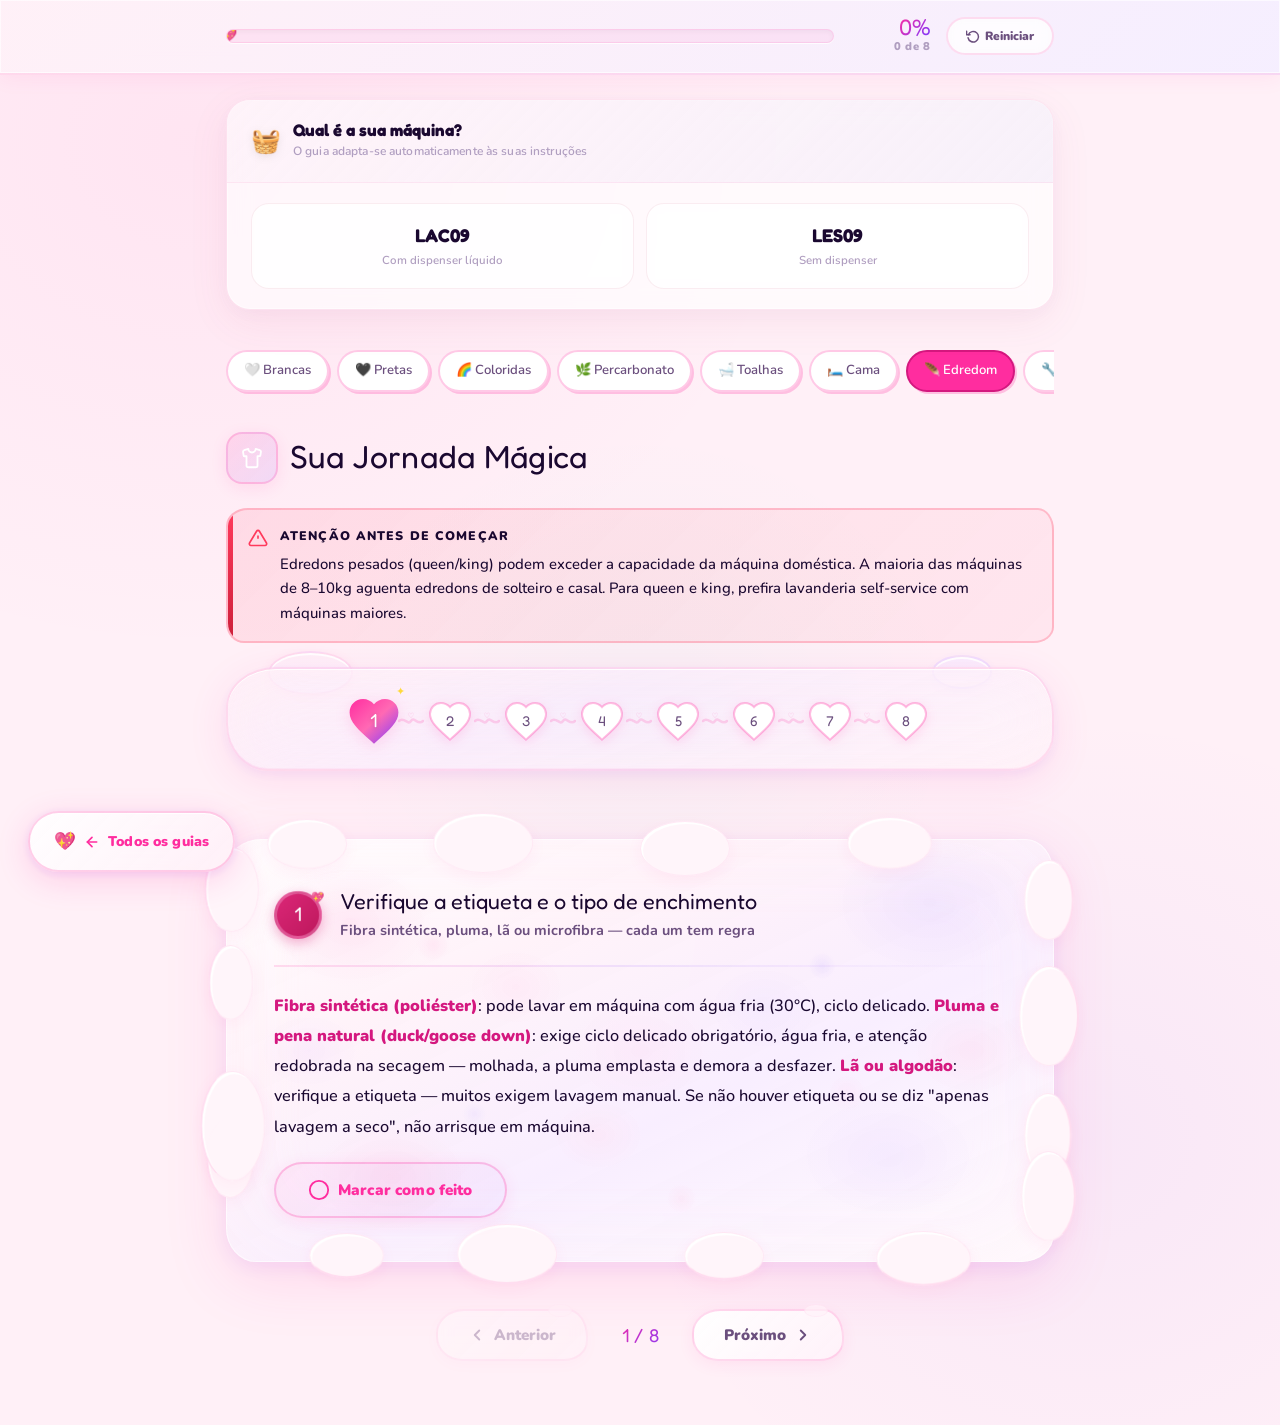
<file: edredom.html>
<!DOCTYPE html>
<html lang="pt-BR">
<head>
  <meta charset="UTF-8">
  <meta name="viewport" content="width=device-width, initial-scale=1.0">
  <title>Edredom & Cobertores — LavanTech</title>
  <meta name="description" content="Guia completo para lavar edredons e cobertores sem embolotoar o enchimento, sem encolher e sem destruir as fibras.">
  <link rel="stylesheet" href="css/styles.css">
  <link rel="stylesheet" href="css/guide.css">
  <link rel="stylesheet" href="css/machine.css">
  <style>
    :root {
      --guide-primary:  #EC4899;
      --guide-dark:     #BE185D;
      --guide-light:    #F9A8D4;
      --guide-gradient: linear-gradient(135deg, #3B0764 0%, #701A75 40%, #BE185D 100%);
      --step-color:     #DB2777;
    }

    .guide-hero { background: var(--guide-gradient); }
    .hero-blob  { background: #F9A8D4; }

    .guide-hero::after {
      content: '';
      position: absolute;
      inset: 0;
      background-image:
        radial-gradient(circle at 20% 80%, rgba(249,168,212,0.12) 0%, transparent 50%),
        radial-gradient(circle at 80% 20%, rgba(167,139,250,0.08) 0%, transparent 50%);
      z-index: 1;
    }

    .step-number {
      background: linear-gradient(135deg, #DB2777, #BE185D) !important;
      border-color: rgba(249,168,212,0.4) !important;
      box-shadow: 0 4px 12px rgba(219,39,119,0.35) !important;
    }

    .guide-nav { display:flex; gap:var(--sp-2); overflow-x:auto; padding:var(--sp-4) 0; scrollbar-width:none; }
    .guide-nav::-webkit-scrollbar { display:none; }
    .guide-nav-link { display:inline-flex; align-items:center; gap:6px; padding:var(--sp-2) var(--sp-4); background:var(--color-surface); border:2px solid var(--color-border-dark); border-radius:var(--radius-full); font-size:0.82rem; font-weight:600; color:var(--color-fg-muted); white-space:nowrap; transition:all var(--transition-fast); box-shadow:2px 2px 0px var(--color-border-dark); text-decoration:none; }
    .guide-nav-link:hover { background:var(--color-muted); color:var(--color-fg); }
    .guide-nav-link.active { background:var(--color-primary); color:white; border-color:var(--color-primary-dark); }

    .product-amount-card {
      display: flex;
      align-items: center;
      gap: var(--sp-3);
      padding: var(--sp-4);
      background: var(--color-muted);
      border: 1.5px solid var(--color-border-dark);
      border-radius: var(--radius-md);
      margin: var(--sp-3) 0;
    }
    .product-amount-card .product-emoji { font-size: 1.8rem; flex-shrink: 0; }
    .product-amount-card .product-info { flex: 1; }
    .product-amount-card .product-name { font-weight: 800; color: var(--color-fg); font-size: 0.95rem; }
    .product-amount-card .product-dose { font-family: var(--font-heading); font-size: 1.1rem; font-weight: 800; color: var(--guide-primary); }
    .product-amount-card .product-note { font-size: 0.8rem; color: var(--color-fg-muted); }

    .temp-badge {
      display: inline-flex; align-items: center; gap: 6px;
      padding: 5px 14px; border-radius: var(--radius-full);
      font-weight: 700; font-size: 0.9rem; border: 2px solid;
    }
    .temp-cold { background: #F0F9FF; color: #0284C7; border-color: #BAE6FD; }
  </style>
</head>
<body>
  <a href="index.html" class="guide-back-link">
    <svg xmlns="http://www.w3.org/2000/svg" width="16" height="16" viewBox="0 0 24 24" fill="none" stroke="currentColor" stroke-width="2.5" stroke-linecap="round" stroke-linejoin="round"><line x1="19" y1="12" x2="5" y2="12"/><polyline points="12 19 5 12 12 5"/></svg>
    Todos os guias
  </a>

  <!-- Progress -->
  <div class="progress-sticky">
    <div class="container">
      <div class="progress-inner">
        <div class="progress-track-wrap">
          <div class="progress-fill" id="progressFill" style="background: linear-gradient(90deg, #BE185D, #EC4899);"></div>
        </div>
        <div class="progress-text-wrap">
          <span class="progress-pct" id="progressPct">0%</span>
          <span class="progress-steps-txt" id="progressSteps">0 de 8</span>
        </div>
        <button class="reset-btn" id="resetBtn" aria-label="Reiniciar progresso">
          <svg xmlns="http://www.w3.org/2000/svg" viewBox="0 0 24 24" fill="none" stroke="currentColor" stroke-width="2.5" stroke-linecap="round" stroke-linejoin="round"><polyline points="1 4 1 10 7 10"/><path d="M3.51 15a9 9 0 1 0 .49-5.1"/></svg>
          Reiniciar
        </button>
      </div>
    </div>
  </div>

  <div class="container">
    <nav class="guide-nav">
      <a href="brancas.html"     class="guide-nav-link">🤍 Brancas</a>
      <a href="pretas.html"      class="guide-nav-link">🖤 Pretas</a>
      <a href="coloridas.html"   class="guide-nav-link">🌈 Coloridas</a>
      <a href="percarbonato.html"class="guide-nav-link">🌿 Percarbonato</a>
      <a href="toalha.html"      class="guide-nav-link">🛁 Toalhas</a>
      <a href="cama.html"        class="guide-nav-link">🛏️ Cama</a>
      <a href="edredom.html"     class="guide-nav-link active">🪶 Edredom</a>
      <a href="utensilios.html"  class="guide-nav-link">🔧 Utensílios</a>
    </nav>
  </div>

  <main>
    <section class="steps-section">
      <div class="container">

        <div class="section-heading">
          <div class="section-heading-icon" style="background: linear-gradient(135deg, rgba(255,45,159,0.12), rgba(124,58,255,0.1));">
            <svg xmlns="http://www.w3.org/2000/svg" viewBox="0 0 24 24" fill="none" stroke="white" stroke-width="2" stroke-linecap="round" stroke-linejoin="round" style="width:22px;height:22px;"><path d="M20.38 3.46 16 2a4 4 0 0 1-8 0L3.62 3.46a2 2 0 0 0-1.34 2.23l.58 3.57a1 1 0 0 0 .99.84H6v10c0 1.1.9 2 2 2h8a2 2 0 0 0 2-2V10h2.15a1 1 0 0 0 .99-.84l.58-3.57a2 2 0 0 0-1.34-2.23z"/></svg>
          </div>
          <h2>Sua Jornada Mágica</h2>
        </div>

        <!-- Warning -->
        <div class="callout callout--warning" style="margin-bottom:var(--sp-6);">
          <svg xmlns="http://www.w3.org/2000/svg" viewBox="0 0 24 24" fill="none" stroke="currentColor" stroke-width="2"><path d="M10.29 3.86L1.82 18a2 2 0 0 0 1.71 3h16.94a2 2 0 0 0 1.71-3L13.71 3.86a2 2 0 0 0-3.42 0z"/><line x1="12" y1="9" x2="12" y2="13"/><line x1="12" y1="17" x2="12.01" y2="17"/></svg>
          <div class="callout-body">
            <div class="callout-title">Atenção antes de começar</div>
            <p>Edredons pesados (queen/king) podem exceder a capacidade da máquina doméstica. A maioria das máquinas de 8–10kg aguenta edredons de solteiro e casal. Para queen e king, prefira lavanderia self-service com máquinas maiores.</p>
          </div>
        </div>

        <div class="steps-list">

          <!-- 1 -->
          <div class="step-item" data-step-id="edredom-1">
            <div class="step-header">
              <div class="step-number">1</div>
              <div class="step-completed-icon">
                <svg xmlns="http://www.w3.org/2000/svg" width="22" height="22" viewBox="0 0 24 24" fill="none" stroke="currentColor" stroke-width="3" stroke-linecap="round" stroke-linejoin="round"><polyline points="20 6 9 17 4 12"/></svg>
              </div>
              <div class="step-text">
                <div class="step-title">Verifique a etiqueta e o tipo de enchimento</div>
                <div class="step-subtitle">Fibra sintética, pluma, lã ou microfibra — cada um tem regra</div>
              </div>
              <svg class="step-chevron" xmlns="http://www.w3.org/2000/svg" viewBox="0 0 24 24" fill="none" stroke="currentColor" stroke-width="2.5" stroke-linecap="round" stroke-linejoin="round"><polyline points="6 9 12 15 18 9"/></svg>
            </div>
            <div class="step-body">
              <p class="step-desc">
                <strong>Fibra sintética (poliéster)</strong>: pode lavar em máquina com água fria (30°C), ciclo delicado. <strong>Pluma e pena natural (duck/goose down)</strong>: exige ciclo delicado obrigatório, água fria, e atenção redobrada na secagem — molhada, a pluma emplasta e demora a desfazer. <strong>Lã ou algodão</strong>: verifique a etiqueta — muitos exigem lavagem manual. Se não houver etiqueta ou se diz "apenas lavagem a seco", não arrisque em máquina.
              </p>
              <button class="done-btn" onclick="markStepDone(this)">
                <svg xmlns="http://www.w3.org/2000/svg" width="20" height="20" viewBox="0 0 24 24" fill="none" stroke="currentColor" stroke-width="2" stroke-linecap="round" stroke-linejoin="round"><circle cx="12" cy="12" r="10"/></svg>
                Marcar como feito
              </button>
            </div>
          </div>

          <!-- 2 -->
          <div class="step-item" data-step-id="edredom-2">
            <div class="step-header">
              <div class="step-number">2</div>
              <div class="step-completed-icon"><svg xmlns="http://www.w3.org/2000/svg" width="22" height="22" viewBox="0 0 24 24" fill="none" stroke="currentColor" stroke-width="3" stroke-linecap="round" stroke-linejoin="round"><polyline points="20 6 9 17 4 12"/></svg></div>
              <div class="step-text">
                <div class="step-title">Verifique a capacidade da máquina</div>
                <div class="step-subtitle">Peso seco ≠ peso molhado — a diferença é enorme</div>
              </div>
              <svg class="step-chevron" xmlns="http://www.w3.org/2000/svg" viewBox="0 0 24 24" fill="none" stroke="currentColor" stroke-width="2.5" stroke-linecap="round" stroke-linejoin="round"><polyline points="6 9 12 15 18 9"/></svg>
            </div>
            <div class="step-body">
              <p class="step-desc">
                Um edredom de solteiro pesa ~1–1,5kg seco, mas absorve água e pode chegar a <strong>3–4kg molhado</strong>. Um edredom king pode ultrapassar facilmente os 6–7kg molhado. Regra geral: use no máximo <strong>70% da capacidade máxima da máquina</strong> para peças volumosas.
              </p>
              <button class="done-btn" onclick="markStepDone(this)">
                <svg xmlns="http://www.w3.org/2000/svg" width="20" height="20" viewBox="0 0 24 24" fill="none" stroke="currentColor" stroke-width="2" stroke-linecap="round" stroke-linejoin="round"><circle cx="12" cy="12" r="10"/></svg>
                Marcar como feito
              </button>
            </div>
          </div>

          <!-- 3 -->
          <div class="step-item" data-step-id="edredom-3">
            <div class="step-header">
              <div class="step-number">3</div>
              <div class="step-completed-icon"><svg xmlns="http://www.w3.org/2000/svg" width="22" height="22" viewBox="0 0 24 24" fill="none" stroke="currentColor" stroke-width="3" stroke-linecap="round" stroke-linejoin="round"><polyline points="20 6 9 17 4 12"/></svg></div>
              <div class="step-text">
                <div class="step-title">Lave sempre sozinho — nunca com outras peças</div>
                <div class="step-subtitle">O volume impede que outras roupas sejam lavadas direito</div>
              </div>
              <svg class="step-chevron" xmlns="http://www.w3.org/2000/svg" viewBox="0 0 24 24" fill="none" stroke="currentColor" stroke-width="2.5" stroke-linecap="round" stroke-linejoin="round"><polyline points="6 9 12 15 18 9"/></svg>
            </div>
            <div class="step-body">
              <p class="step-desc">
                Edredons ocupam toda a capacidade da máquina. Colocar outras peças junto vai fazer com que nada seja lavado direito — o edredom não agita bem, as roupas ficam comprimidas, e o resultado é uma lavagem superficial. Além disso, o movimento desequilibrado pode danificar a máquina.
              </p>
              <button class="done-btn" onclick="markStepDone(this)">
                <svg xmlns="http://www.w3.org/2000/svg" width="20" height="20" viewBox="0 0 24 24" fill="none" stroke="currentColor" stroke-width="2" stroke-linecap="round" stroke-linejoin="round"><circle cx="12" cy="12" r="10"/></svg>
                Marcar como feito
              </button>
            </div>
          </div>

          <!-- 4 -->
          <div class="step-item" data-step-id="edredom-4">
            <div class="step-header">
              <div class="step-number">4</div>
              <div class="step-completed-icon"><svg xmlns="http://www.w3.org/2000/svg" width="22" height="22" viewBox="0 0 24 24" fill="none" stroke="currentColor" stroke-width="3" stroke-linecap="round" stroke-linejoin="round"><polyline points="20 6 9 17 4 12"/></svg></div>
              <div class="step-text">
                <div class="step-title">Temperatura: máximo 30°C — ciclo delicado</div>
                <div class="step-subtitle">Calor destrói o enchimento e encolhe a capa</div>
              </div>
              <svg class="step-chevron" xmlns="http://www.w3.org/2000/svg" viewBox="0 0 24 24" fill="none" stroke="currentColor" stroke-width="2.5" stroke-linecap="round" stroke-linejoin="round"><polyline points="6 9 12 15 18 9"/></svg>
            </div>
            <div class="step-body">
              <p class="step-desc">
                Temperatura alta faz o enchimento sintético empestar e grudar — as bolinhas de fibra se aglomeram e nunca mais voltam a ficar fofas. Em edredons de pluma, o calor danifica as penas e reduz o poder de aquecimento. <strong>30°C é o máximo seguro</strong> para qualquer tipo de enchimento. Use sempre ciclo delicado.
              </p>
              <div style="display:flex;gap:var(--sp-3);flex-wrap:wrap;margin:var(--sp-4) 0;">
                <span class="temp-badge temp-cold">
                  <svg xmlns="http://www.w3.org/2000/svg" width="14" height="14" viewBox="0 0 24 24" fill="none" stroke="currentColor" stroke-width="2"><path d="M14 14.76V3.5a2.5 2.5 0 0 0-5 0v11.26a4.5 4.5 0 1 0 5 0z"/></svg>
                  30°C — máximo seguro
                </span>
              </div>
              <div class="callout callout--tip">
                <svg xmlns="http://www.w3.org/2000/svg" viewBox="0 0 24 24" fill="none" stroke="currentColor" stroke-width="2"><polygon points="12 2 15.09 8.26 22 9.27 17 14.14 18.18 21.02 12 17.77 5.82 21.02 7 14.14 2 9.27 8.91 8.26 12 2"/></svg>
                <div class="callout-body">
                  <div class="callout-title">Dica antiácaro sem calor</div>
                  <p>Se quiser eliminar ácaros e não puder usar calor, coloque o edredom lavado em saco plástico e deixe no freezer por 48h — o frio intenso também mata os ácaros.</p>
                </div>
              </div>
              <button class="done-btn" onclick="markStepDone(this)">
                <svg xmlns="http://www.w3.org/2000/svg" width="20" height="20" viewBox="0 0 24 24" fill="none" stroke="currentColor" stroke-width="2" stroke-linecap="round" stroke-linejoin="round"><circle cx="12" cy="12" r="10"/></svg>
                Marcar como feito
              </button>
            </div>
          </div>

          <!-- 5 — Produtos -->
          <div class="step-item" data-step-id="edredom-5">
            <div class="step-header">
              <div class="step-number">5</div>
              <div class="step-completed-icon"><svg xmlns="http://www.w3.org/2000/svg" width="22" height="22" viewBox="0 0 24 24" fill="none" stroke="currentColor" stroke-width="3" stroke-linecap="round" stroke-linejoin="round"><polyline points="20 6 9 17 4 12"/></svg></div>
              <div class="step-text">
                <div class="step-title">Os produtos certos — dose baixa é a regra</div>
                <div class="step-subtitle">Sabão delicados + vinagre + Lysoform + Comfort Bloom</div>
              </div>
              <svg class="step-chevron" xmlns="http://www.w3.org/2000/svg" viewBox="0 0 24 24" fill="none" stroke="currentColor" stroke-width="2.5" stroke-linecap="round" stroke-linejoin="round"><polyline points="6 9 12 15 18 9"/></svg>
            </div>
            <div class="step-body">
              <p class="step-desc">
                Use <strong>sabão líquido para roupas delicadas</strong> — nunca sabão em pó, que gruda no enchimento e não sai no enxágue. A dose tem que ser bem menor do que para roupas comuns. Todo produto em excesso fica preso no enchimento volumoso e vira criadouro de bactérias.
              </p>

              <div class="product-amount-card">
                <span class="product-emoji">🧴</span>
                <div class="product-info">
                  <div class="product-name">Sabão Líquido Delicados</div>
                  <div class="product-dose">½ tampinha (½ máquina) · 1 tampinha (cheia)</div>
                  <div class="product-note">No compartimento principal de sabão</div>
                </div>
              </div>

              <div class="product-amount-card">
                <span class="product-emoji">🍶</span>
                <div class="product-info">
                  <div class="product-name">Vinagre de Álcool</div>
                  <div class="product-dose">½ copo (½ máquina) · 1 copo (cheia)</div>
                  <div class="product-note">No compartimento do amaciante — amacia sem deixar resíduo</div>
                </div>
              </div>

              <div class="product-amount-card">
                <span class="product-emoji">🌿</span>
                <div class="product-info">
                  <div class="product-name">Lysoform ou Pinho Sol</div>
                  <div class="product-dose">¼ tampinha (½ máquina) · ½ tampinha (cheia)</div>
                  <div class="product-note">No compartimento de alvejante — mata bactérias e tira cheiro</div>
                </div>
              </div>

              <div class="product-amount-card">
                <span class="product-emoji">💎</span>
                <div class="product-info">
                  <div class="product-name">Comfort Bloom (pedras de cheiro)</div>
                  <div class="product-dose">1 colher (½ máquina) · 2 colheres (cheia)</div>
                  <div class="product-note">Direto no tambor — dá cheiro cheiroso sem deixar resíduo</div>
                </div>
              </div>

              <div class="callout callout--warning">
                <svg xmlns="http://www.w3.org/2000/svg" viewBox="0 0 24 24" fill="none" stroke="currentColor" stroke-width="2" stroke-linecap="round" stroke-linejoin="round"><path d="M10.29 3.86L1.82 18a2 2 0 0 0 1.71 3h16.94a2 2 0 0 0 1.71-3L13.71 3.86a2 2 0 0 0-3.42 0z"/><line x1="12" y1="9" x2="12" y2="13"/><line x1="12" y1="17" x2="12.01" y2="17"/></svg>
                <div class="callout-body">
                  <div class="callout-title">Nunca use amaciante em edredons!</div>
                  <p>Amaciante gruda nas fibras do enchimento, não sai no enxágue e com o tempo criou uma camada pegajosa que deixa cheiro ruim. Use vinagre de álcool no lugar — amacia sem resíduo.</p>
                </div>
              </div>

              <div class="callout callout--warning">
                <svg xmlns="http://www.w3.org/2000/svg" viewBox="0 0 24 24" fill="none" stroke="currentColor" stroke-width="2" stroke-linecap="round" stroke-linejoin="round"><path d="M10.29 3.86L1.82 18a2 2 0 0 0 1.71 3h16.94a2 2 0 0 0 1.71-3L13.71 3.86a2 2 0 0 0-3.42 0z"/><line x1="12" y1="9" x2="12" y2="13"/><line x1="12" y1="17" x2="12.01" y2="17"/></svg>
                <div class="callout-body">
                  <div class="callout-title">Sem percarbonato em edredons!</div>
                  <p>O percarbonato de sódio pode danificar o enchimento de fibras sintéticas e plumas. Use apenas sabão de roupas delicadas.</p>
                </div>
              </div>

              <button class="done-btn" onclick="markStepDone(this)">
                <svg xmlns="http://www.w3.org/2000/svg" width="20" height="20" viewBox="0 0 24 24" fill="none" stroke="currentColor" stroke-width="2" stroke-linecap="round" stroke-linejoin="round"><circle cx="12" cy="12" r="10"/></svg>
                Marcar como feito
              </button>
            </div>
          </div>

          <!-- 6 -->
          <div class="step-item" data-step-id="edredom-6">
            <div class="step-header">
              <div class="step-number">6</div>
              <div class="step-completed-icon"><svg xmlns="http://www.w3.org/2000/svg" width="22" height="22" viewBox="0 0 24 24" fill="none" stroke="currentColor" stroke-width="3" stroke-linecap="round" stroke-linejoin="round"><polyline points="20 6 9 17 4 12"/></svg></div>
              <div class="step-text">
                <div class="step-title">Faça ciclo de enxague extra</div>
                <div class="step-subtitle">Garante que todo o sabão foi removido do enchimento</div>
              </div>
              <svg class="step-chevron" xmlns="http://www.w3.org/2000/svg" viewBox="0 0 24 24" fill="none" stroke="currentColor" stroke-width="2.5" stroke-linecap="round" stroke-linejoin="round"><polyline points="6 9 12 15 18 9"/></svg>
            </div>
            <div class="step-body">
              <p class="step-desc">
                Se a sua máquina tiver a opção, sempre programe um <strong>segundo enxague</strong> ao lavar edredons. O volume do enchimento retém muito mais água com sabão do que roupas comuns, e um único enxague raramente é suficiente. Após o ciclo, esprema levemente o edredom com as mãos para sentir se ainda há espuma saindo — se houver, repita o enxague manualmente.
              </p>
              <button class="done-btn" onclick="markStepDone(this)">
                <svg xmlns="http://www.w3.org/2000/svg" width="20" height="20" viewBox="0 0 24 24" fill="none" stroke="currentColor" stroke-width="2" stroke-linecap="round" stroke-linejoin="round"><circle cx="12" cy="12" r="10"/></svg>
                Marcar como feito
              </button>
            </div>
          </div>

          <!-- 7 -->
          <div class="step-item" data-step-id="edredom-7">
            <div class="step-header">
              <div class="step-number">7</div>
              <div class="step-completed-icon"><svg xmlns="http://www.w3.org/2000/svg" width="22" height="22" viewBox="0 0 24 24" fill="none" stroke="currentColor" stroke-width="3" stroke-linecap="round" stroke-linejoin="round"><polyline points="20 6 9 17 4 12"/></svg></div>
              <div class="step-text">
                <div class="step-title">Seque completamente — pode levar horas</div>
                <div class="step-subtitle">Edredom úmido por dentro = fungo e cheiro permanente</div>
              </div>
              <svg class="step-chevron" xmlns="http://www.w3.org/2000/svg" viewBox="0 0 24 24" fill="none" stroke="currentColor" stroke-width="2.5" stroke-linecap="round" stroke-linejoin="round"><polyline points="6 9 12 15 18 9"/></svg>
            </div>
            <div class="step-body">
              <p class="step-desc">
                Estenda o edredom <strong>aberto horizontalmente</strong>, se possível, para o enchimento secar de forma uniforme. Durante a secagem, <strong>mexa e sacuda a cada hora</strong> para redistribuir o enchimento. Verifique apertando com as mãos — não deve haver partes frias ou pesadas. O processo pode levar de 4 a 8 horas.
              </p>
              <div class="callout callout--info">
                <svg xmlns="http://www.w3.org/2000/svg" viewBox="0 0 24 24" fill="none" stroke="currentColor" stroke-width="2"><circle cx="12" cy="12" r="10"/><line x1="12" y1="16" x2="12" y2="12"/><line x1="12" y1="8" x2="12.01" y2="8"/></svg>
                <div class="callout-body">
                  <div class="callout-title">Usando secadora</div>
                  <p>Coloque 2–3 bolas de tênis junto com o edredom — elas batem no enchimento durante o ciclo e evitam que fique embolotado. Use calor baixo e ciclos de 30 minutos, sacudindo entre eles.</p>
                </div>
              </div>
              <div class="callout callout--tip">
                <svg xmlns="http://www.w3.org/2000/svg" viewBox="0 0 24 24" fill="none" stroke="currentColor" stroke-width="2"><polygon points="12 2 15.09 8.26 22 9.27 17 14.14 18.18 21.02 12 17.77 5.82 21.02 7 14.14 2 9.27 8.91 8.26 12 2"/></svg>
                <div class="callout-body">
                  <div class="callout-title">Cheiro de mofo mesmo após lavar?</div>
                  <p>Se o edredom ainda cheirar após a secagem, as bactérias sobreviveram. Lave novamente adicionando <strong>uma tampinha de Lysoform ou Pinho Sol</strong> no compartimento de alvejante. Para dar cheiro bom, coloque <strong>Comfort Bloom</strong> (pedrinhas de perfume) direto no tambor.</p>
                </div>
              </div>
              <button class="done-btn" onclick="markStepDone(this)">
                <svg xmlns="http://www.w3.org/2000/svg" width="20" height="20" viewBox="0 0 24 24" fill="none" stroke="currentColor" stroke-width="2" stroke-linecap="round" stroke-linejoin="round"><circle cx="12" cy="12" r="10"/></svg>
                Marcar como feito
              </button>
            </div>
          </div>

          <!-- 8 -->
          <div class="step-item" data-step-id="edredom-8">
            <div class="step-header">
              <div class="step-number">8</div>
              <div class="step-completed-icon"><svg xmlns="http://www.w3.org/2000/svg" width="22" height="22" viewBox="0 0 24 24" fill="none" stroke="currentColor" stroke-width="3" stroke-linecap="round" stroke-linejoin="round"><polyline points="20 6 9 17 4 12"/></svg></div>
              <div class="step-text">
                <div class="step-title">Guarde corretamente quando não estiver usando</div>
                <div class="step-subtitle">Nunca em saco plástico fechado — o enchimento precisa respirar</div>
              </div>
              <svg class="step-chevron" xmlns="http://www.w3.org/2000/svg" viewBox="0 0 24 24" fill="none" stroke="currentColor" stroke-width="2.5" stroke-linecap="round" stroke-linejoin="round"><polyline points="6 9 12 15 18 9"/></svg>
            </div>
            <div class="step-body">
              <p class="step-desc">
                Guarde edredons em <strong>sacos de algodão respiráveis</strong> ou embrulhados em lençol — nunca em sacos plásticos fechados, pois a falta de circulação de ar cria umidade e fungos. Não comprima com vácuo por longos períodos. Lave o edredom <strong>pelo menos 2 vezes por ano</strong>, mesmo sem uso frequente.
              </p>
              <div class="callout callout--tip">
                <svg xmlns="http://www.w3.org/2000/svg" viewBox="0 0 24 24" fill="none" stroke="currentColor" stroke-width="2"><polygon points="12 2 15.09 8.26 22 9.27 17 14.14 18.18 21.02 12 17.77 5.82 21.02 7 14.14 2 9.27 8.91 8.26 12 2"/></svg>
                <div class="callout-body">
                  <div class="callout-title">Resumo dos produtos</div>
                  <p>
                    ✓ Sabão delicados (dose mínima)<br>
                    ✓ Vinagre de álcool no lugar do amaciante<br>
                    ✓ Lysoform/Pinho Sol no compartimento de alvejante<br>
                    ✓ Comfort Bloom direto no tambor para perfumar<br>
                    ✗ NUNCA amaciante<br>
                    ✗ NUNCA percarbonato<br>
                    ✓ 30°C máximo · ciclo delicado<br>
                    ✓ Enxague extra obrigatório
                  </p>
                </div>
              </div>
              <button class="done-btn" onclick="markStepDone(this)">
                <svg xmlns="http://www.w3.org/2000/svg" width="20" height="20" viewBox="0 0 24 24" fill="none" stroke="currentColor" stroke-width="2" stroke-linecap="round" stroke-linejoin="round"><circle cx="12" cy="12" r="10"/></svg>
                Marcar como feito
              </button>
            </div>
          </div>

        </div><!-- /.steps-list -->

        <!-- Completion -->
        <div class="completion-banner" id="completionBanner">
          <span class="completion-emoji">🪶</span>
          <h2>Edredom lavado com maestria!</h2>
          <p>Quando secar completamente, seu edredom vai estar fofo, cheiroso e pronto para noites quentinhas.</p>
          <div class="completion-actions">
            <a href="index.html" class="btn btn-white btn-lg">Ver todos os guias</a>
            <a href="cama.html" class="btn btn-white-outline btn-lg">Guia de roupas de cama →</a>
          </div>
        </div>

      </div>
    </section>
  </main>

  <script>
    function markStepDone(btn) {
      const step = btn.closest('.step-item');
      const isDone = step.classList.contains('completed');
      if (typeof markDone === 'function') markDone(step, !isDone);
    }
  </script>
  <script src="js/guide.js"></script>
  <script src="js/machines.js"></script>
</body>
</html>
</file>
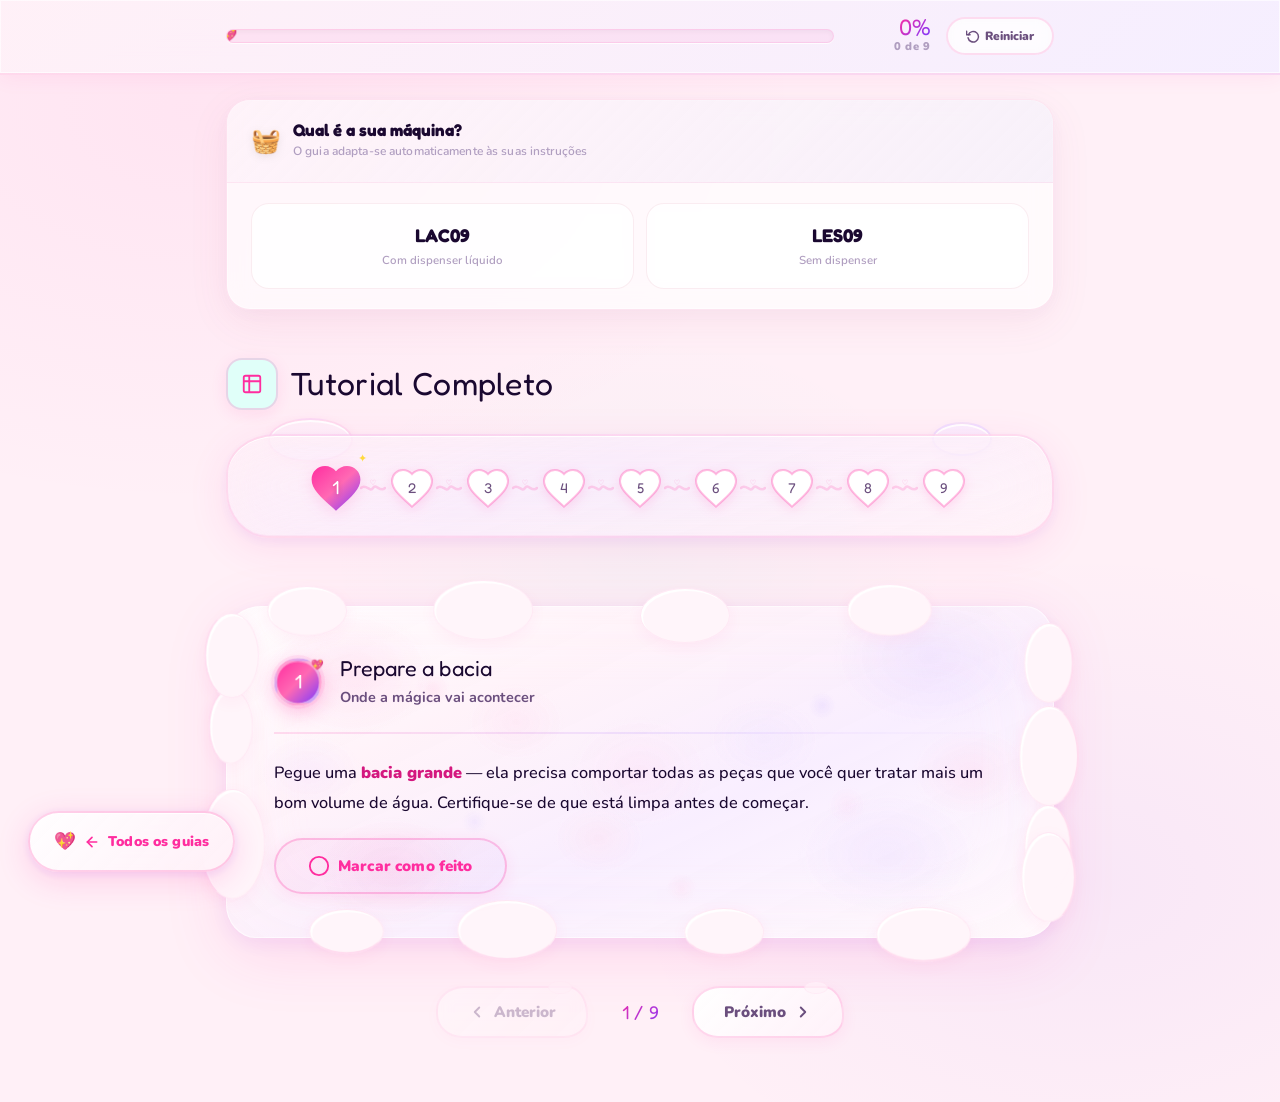
<file: percarbonato.html>
<!DOCTYPE html>
<html lang="pt-BR">
<head>
  <meta charset="UTF-8">
  <meta name="viewport" content="width=device-width, initial-scale=1.0">
  <title>Percarbonato de Sódio — Lavar Roupa</title>
  <meta name="description" content="Como usar o percarbonato de sódio para tirar manchas difíceis. Tutorial passo a passo.">
  <link rel="stylesheet" href="css/styles.css">
  <link rel="stylesheet" href="css/guide.css">
  <link rel="stylesheet" href="css/machine.css">
  <style>
    .guide-hero { background: linear-gradient(135deg, #14532D 0%, #15803D 50%, #16A34A 100%); }
    .hero-blob { background: rgba(255,255,255,0.25); }

    .guide-nav { display:flex; gap:var(--sp-2); overflow-x:auto; padding:var(--sp-4) 0; scrollbar-width:none; }
    .guide-nav::-webkit-scrollbar { display:none; }
    .guide-nav-link { display:inline-flex; align-items:center; gap:6px; padding:var(--sp-2) var(--sp-4); background:var(--color-surface); border:2px solid var(--color-border-dark); border-radius:var(--radius-full); font-size:0.82rem; font-weight:600; color:var(--color-fg-muted); white-space:nowrap; transition:all var(--transition-fast); box-shadow:2px 2px 0px var(--color-border-dark); }
    .guide-nav-link:hover { background:var(--color-muted); color:var(--color-fg); }
    .guide-nav-link.active { background:var(--color-primary); color:white; border-color:var(--color-primary-dark); }

    .bubble-animation {
      display: flex;
      gap: 8px;
      align-items: flex-end;
      height: 60px;
    }
    .bubble {
      border-radius: 50%;
      background: rgba(34,197,94,0.6);
      animation: bubbleRise 1.5s ease-in-out infinite;
    }
    .bubble:nth-child(1) { width:12px; height:12px; animation-delay:0s; }
    .bubble:nth-child(2) { width:18px; height:18px; animation-delay:0.3s; }
    .bubble:nth-child(3) { width:10px; height:10px; animation-delay:0.6s; }
    .bubble:nth-child(4) { width:16px; height:16px; animation-delay:0.9s; }
    .bubble:nth-child(5) { width:8px;  height:8px;  animation-delay:1.2s; }
    @keyframes bubbleRise {
      0%,100% { transform: translateY(0); opacity: 0.8; }
      50%      { transform: translateY(-20px); opacity: 0.3; }
    }
  </style>
</head>
<body>
  <a href="index.html" class="guide-back-link">
    <svg xmlns="http://www.w3.org/2000/svg" width="16" height="16" viewBox="0 0 24 24" fill="none" stroke="currentColor" stroke-width="2.5" stroke-linecap="round" stroke-linejoin="round"><line x1="19" y1="12" x2="5" y2="12"/><polyline points="12 19 5 12 12 5"/></svg>
    Todos os guias
  </a>

  <div class="progress-sticky">
    <div class="container">
      <div class="progress-inner">
        <div class="progress-track-wrap">
          <div class="progress-fill" id="progressFill" style="background: linear-gradient(90deg, #14532D, #22C55E);"></div>
        </div>
        <div class="progress-text-wrap">
          <span class="progress-pct" id="progressPct">0%</span>
          <span class="progress-steps-txt" id="progressSteps">0 de 9</span>
        </div>
        <button class="reset-btn" id="resetBtn">
          <svg xmlns="http://www.w3.org/2000/svg" viewBox="0 0 24 24" fill="none" stroke="currentColor" stroke-width="2.5" stroke-linecap="round" stroke-linejoin="round"><polyline points="1 4 1 10 7 10"/><path d="M3.51 15a9 9 0 1 0 .49-5.1"/></svg>
          Reiniciar
        </button>
      </div>
    </div>
  </div>


  <main>
    <section class="steps-section">
      <div class="container">
        <div class="section-heading">
          <div class="section-heading-icon" style="background:var(--color-success-light);">
            <svg xmlns="http://www.w3.org/2000/svg" viewBox="0 0 24 24" fill="none" stroke="var(--color-primary)" stroke-width="2" stroke-linecap="round" stroke-linejoin="round" style="width:22px;height:22px;"><path d="M9 3H5a2 2 0 0 0-2 2v4m6-6h10a2 2 0 0 1 2 2v4M9 3v18m0 0h10a2 2 0 0 0 2-2V9M9 21H5a2 2 0 0 1-2-2V9m0 0h18"/></svg>
          </div>
          <h2>Tutorial Completo</h2>
        </div>

        <div class="steps-list">

          <!-- 1 -->
          <div class="step-item" data-step-id="perc-1">
            <div class="step-header">
              <div class="step-number">1</div>
              <div class="step-completed-icon"><svg xmlns="http://www.w3.org/2000/svg" width="22" height="22" viewBox="0 0 24 24" fill="none" stroke="currentColor" stroke-width="3" stroke-linecap="round" stroke-linejoin="round"><polyline points="20 6 9 17 4 12"/></svg></div>
              <div class="step-text">
                <div class="step-title">Prepare a bacia</div>
                <div class="step-subtitle">Onde a mágica vai acontecer</div>
              </div>
              <svg class="step-chevron" xmlns="http://www.w3.org/2000/svg" viewBox="0 0 24 24" fill="none" stroke="currentColor" stroke-width="2.5" stroke-linecap="round" stroke-linejoin="round"><polyline points="6 9 12 15 18 9"/></svg>
            </div>
            <div class="step-body">
              <p class="step-desc">
                Pegue uma <strong>bacia grande</strong> — ela precisa comportar todas as peças que você quer tratar mais um bom volume de água. Certifique-se de que está limpa antes de começar.
              </p>
              <button class="done-btn" onclick="markStepDone(this)">
                <svg xmlns="http://www.w3.org/2000/svg" width="20" height="20" viewBox="0 0 24 24" fill="none" stroke="currentColor" stroke-width="2" stroke-linecap="round" stroke-linejoin="round"><circle cx="12" cy="12" r="10"/></svg>
                Marcar como feito
              </button>
            </div>
          </div>

          <!-- 2 -->
          <div class="step-item" data-step-id="perc-2">
            <div class="step-header">
              <div class="step-number">2</div>
              <div class="step-completed-icon"><svg xmlns="http://www.w3.org/2000/svg" width="22" height="22" viewBox="0 0 24 24" fill="none" stroke="currentColor" stroke-width="3" stroke-linecap="round" stroke-linejoin="round"><polyline points="20 6 9 17 4 12"/></svg></div>
              <div class="step-text">
                <div class="step-title">Adicione 2 scoops de percarbonato</div>
                <div class="step-subtitle">A dosagem certa para uma bacia cheia</div>
              </div>
              <svg class="step-chevron" xmlns="http://www.w3.org/2000/svg" viewBox="0 0 24 24" fill="none" stroke="currentColor" stroke-width="2.5" stroke-linecap="round" stroke-linejoin="round"><polyline points="6 9 12 15 18 9"/></svg>
            </div>
            <div class="step-body">
              <p class="step-desc">
                Adicione <strong>2 scoops (colheres medidoras)</strong> de percarbonato diretamente na bacia. Se você não tem scoop, use 2 colheres de sopa cheias.
              </p>
              <div class="callout callout--tip">
                <svg xmlns="http://www.w3.org/2000/svg" viewBox="0 0 24 24" fill="none" stroke="currentColor" stroke-width="2"><polygon points="12 2 15.09 8.26 22 9.27 17 14.14 18.18 21.02 12 17.77 5.82 21.02 7 14.14 2 9.27 8.91 8.26 12 2"/></svg>
                <div class="callout-body">
                  <div class="callout-title">Manchas muito resistentes</div>
                  <p>Para manchas antigas e resistentes, você pode dobrar a dosagem: <strong>4 scoops</strong>. E se ainda assim não sair, faça o molho duas vezes.</p>
                </div>
              </div>
              <button class="done-btn" onclick="markStepDone(this)">
                <svg xmlns="http://www.w3.org/2000/svg" width="20" height="20" viewBox="0 0 24 24" fill="none" stroke="currentColor" stroke-width="2" stroke-linecap="round" stroke-linejoin="round"><circle cx="12" cy="12" r="10"/></svg>
                Marcar como feito
              </button>
            </div>
          </div>

          <!-- 3 -->
          <div class="step-item" data-step-id="perc-3">
            <div class="step-header">
              <div class="step-number">3</div>
              <div class="step-completed-icon"><svg xmlns="http://www.w3.org/2000/svg" width="22" height="22" viewBox="0 0 24 24" fill="none" stroke="currentColor" stroke-width="3" stroke-linecap="round" stroke-linejoin="round"><polyline points="20 6 9 17 4 12"/></svg></div>
              <div class="step-text">
                <div class="step-title">Adicione sabão líquido para roupa branca</div>
                <div class="step-subtitle">Potencializa a ação do percarbonato</div>
              </div>
              <svg class="step-chevron" xmlns="http://www.w3.org/2000/svg" viewBox="0 0 24 24" fill="none" stroke="currentColor" stroke-width="2.5" stroke-linecap="round" stroke-linejoin="round"><polyline points="6 9 12 15 18 9"/></svg>
            </div>
            <div class="step-body">
              <p class="step-desc">
                Adicione <strong>meia tampinha de sabão líquido para roupa branca</strong> na bacia. O sabão ajuda a surfactear (carregar as partículas de sujeira para a água) enquanto o percarbonato trata as manchas.
              </p>
              <button class="done-btn" onclick="markStepDone(this)">
                <svg xmlns="http://www.w3.org/2000/svg" width="20" height="20" viewBox="0 0 24 24" fill="none" stroke="currentColor" stroke-width="2" stroke-linecap="round" stroke-linejoin="round"><circle cx="12" cy="12" r="10"/></svg>
                Marcar como feito
              </button>
            </div>
          </div>

          <!-- 4 -->
          <div class="step-item" data-step-id="perc-4" data-machine-tags="cold-water-activation">
            <div class="step-header">
              <div class="step-number">4</div>
              <div class="step-completed-icon"><svg xmlns="http://www.w3.org/2000/svg" width="22" height="22" viewBox="0 0 24 24" fill="none" stroke="currentColor" stroke-width="3" stroke-linecap="round" stroke-linejoin="round"><polyline points="20 6 9 17 4 12"/></svg></div>
              <div class="step-text">
                <div class="step-title">Despeje água quente para ativar</div>
                <div class="step-subtitle">Olha só como começa a borbulhar! ✨</div>
              </div>
              <svg class="step-chevron" xmlns="http://www.w3.org/2000/svg" viewBox="0 0 24 24" fill="none" stroke="currentColor" stroke-width="2.5" stroke-linecap="round" stroke-linejoin="round"><polyline points="6 9 12 15 18 9"/></svg>
            </div>
            <div class="step-body">
              <div class="visual-card" style="background:linear-gradient(135deg,#064E3B,#065F46);">
                <div style="text-align:center; color:white; padding:20px;">
                  <div class="bubble-animation" style="justify-content:center;">
                    <div class="bubble"></div>
                    <div class="bubble"></div>
                    <div class="bubble"></div>
                    <div class="bubble"></div>
                    <div class="bubble"></div>
                  </div>
                  <div style="font-family:var(--font-heading); font-size:1.4rem; font-weight:700; margin-top:12px;">Percarbonato ativando!</div>
                  <div style="font-size:0.85rem; opacity:0.8; margin-top:4px;">Borbulhas = produto funcionando</div>
                </div>
              </div>
              <p class="step-desc">
                Despeje um pouco de <strong>água quente</strong> (pode ser da torneira quente, ou esquentar numa chaleira) sobre o percarbonato e sabão. Você vai ver as <em>borbulhas aparecerem</em> — isso é o sinal de que o produto está ativando e liberando o peróxido de hidrogênio.
              </p>
              <div class="callout callout--warning">
                <svg xmlns="http://www.w3.org/2000/svg" viewBox="0 0 24 24" fill="none" stroke="currentColor" stroke-width="2" stroke-linecap="round" stroke-linejoin="round"><path d="M10.29 3.86L1.82 18a2 2 0 0 0 1.71 3h16.94a2 2 0 0 0 1.71-3L13.71 3.86a2 2 0 0 0-3.42 0z"/><line x1="12" y1="9" x2="12" y2="13"/><line x1="12" y1="17" x2="12.01" y2="17"/></svg>
                <div class="callout-body">
                  <div class="callout-title">Temperatura é crucial</div>
                  <p>Sem água quente, o percarbonato <strong>não ativa</strong>. Água fria = produto ineficiente. Precisa de calor para liberar o agente ativo.</p>
                </div>
              </div>
              <button class="done-btn" onclick="markStepDone(this)">
                <svg xmlns="http://www.w3.org/2000/svg" width="20" height="20" viewBox="0 0 24 24" fill="none" stroke="currentColor" stroke-width="2" stroke-linecap="round" stroke-linejoin="round"><circle cx="12" cy="12" r="10"/></svg>
                Marcar como feito
              </button>
            </div>
          </div>

          <!-- 5 -->
          <div class="step-item" data-step-id="perc-5">
            <div class="step-header">
              <div class="step-number">5</div>
              <div class="step-completed-icon"><svg xmlns="http://www.w3.org/2000/svg" width="22" height="22" viewBox="0 0 24 24" fill="none" stroke="currentColor" stroke-width="3" stroke-linecap="round" stroke-linejoin="round"><polyline points="20 6 9 17 4 12"/></svg></div>
              <div class="step-text">
                <div class="step-title">Coloque as peças e complete com água</div>
                <div class="step-subtitle">Garanta que tudo fique submerso</div>
              </div>
              <svg class="step-chevron" xmlns="http://www.w3.org/2000/svg" viewBox="0 0 24 24" fill="none" stroke="currentColor" stroke-width="2.5" stroke-linecap="round" stroke-linejoin="round"><polyline points="6 9 12 15 18 9"/></svg>
            </div>
            <div class="step-body">
              <p class="step-desc">
                Coloque todas as peças na bacia e complete com o <strong>resto da água</strong> (pode ser água morna/temperatura ambiente agora). Certifique-se de que todas as peças estão completamente submersas na solução.
              </p>
              <button class="done-btn" onclick="markStepDone(this)">
                <svg xmlns="http://www.w3.org/2000/svg" width="20" height="20" viewBox="0 0 24 24" fill="none" stroke="currentColor" stroke-width="2" stroke-linecap="round" stroke-linejoin="round"><circle cx="12" cy="12" r="10"/></svg>
                Marcar como feito
              </button>
            </div>
          </div>

          <!-- 6 -->
          <div class="step-item" data-step-id="perc-6">
            <div class="step-header">
              <div class="step-number">6</div>
              <div class="step-completed-icon"><svg xmlns="http://www.w3.org/2000/svg" width="22" height="22" viewBox="0 0 24 24" fill="none" stroke="currentColor" stroke-width="3" stroke-linecap="round" stroke-linejoin="round"><polyline points="20 6 9 17 4 12"/></svg></div>
              <div class="step-text">
                <div class="step-title">Mexa bem e aguarde overnight</div>
                <div class="step-subtitle">Deixe a química trabalhar enquanto você dorme</div>
              </div>
              <svg class="step-chevron" xmlns="http://www.w3.org/2000/svg" viewBox="0 0 24 24" fill="none" stroke="currentColor" stroke-width="2.5" stroke-linecap="round" stroke-linejoin="round"><polyline points="6 9 12 15 18 9"/></svg>
            </div>
            <div class="step-body">
              <p class="step-desc">
                Mexa a mistura com a mão ou uma colher para que todos os tecidos tenham <strong>bastante contato com a solução</strong>. Depois, deixe agir <em>até a manhã seguinte</em>. A ação contínua do peróxido ao longo da noite é o que tira manchas difíceis sem precisar esfregar.
              </p>
              <div style="background:#F0FDF4;border:2px solid #86EFAC;border-radius:var(--radius-md);padding:var(--sp-4);margin:var(--sp-4) 0;">
                <div style="font-family:var(--font-heading);font-size:1.2rem;color:var(--color-primary);margin-bottom:6px;">Cronograma ideal</div>
                <div style="display:flex;flex-direction:column;gap:8px;">
                  <div style="display:flex;align-items:center;gap:var(--sp-3);">
                    <span style="background:var(--color-primary);color:white;border-radius:50%;width:28px;height:28px;display:flex;align-items:center;justify-content:center;font-weight:700;font-size:0.8rem;flex-shrink:0;">20h</span>
                    <span style="font-size:0.9rem;">Prepare o molho antes de dormir</span>
                  </div>
                  <div style="display:flex;align-items:center;gap:var(--sp-3);">
                    <span style="background:var(--color-secondary);color:white;border-radius:50%;width:28px;height:28px;display:flex;align-items:center;justify-content:center;font-weight:700;font-size:0.8rem;flex-shrink:0;">8h</span>
                    <span style="font-size:0.9rem;">De manhã: leve direto para a máquina</span>
                  </div>
                </div>
              </div>
              <button class="done-btn" onclick="markStepDone(this)">
                <svg xmlns="http://www.w3.org/2000/svg" width="20" height="20" viewBox="0 0 24 24" fill="none" stroke="currentColor" stroke-width="2" stroke-linecap="round" stroke-linejoin="round"><circle cx="12" cy="12" r="10"/></svg>
                Marcar como feito
              </button>
            </div>
          </div>

          <!-- 7 -->
          <div class="step-item" data-step-id="perc-7" data-machine-tags="prewash dispenser">
            <div class="step-header">
              <div class="step-number">7</div>
              <div class="step-completed-icon"><svg xmlns="http://www.w3.org/2000/svg" width="22" height="22" viewBox="0 0 24 24" fill="none" stroke="currentColor" stroke-width="3" stroke-linecap="round" stroke-linejoin="round"><polyline points="20 6 9 17 4 12"/></svg></div>
              <div class="step-text">
                <div class="step-title">Lavar na máquina: percarbonato na pré-lavagem</div>
                <div class="step-subtitle">Dupla ação: molho + máquina</div>
              </div>
              <svg class="step-chevron" xmlns="http://www.w3.org/2000/svg" viewBox="0 0 24 24" fill="none" stroke="currentColor" stroke-width="2.5" stroke-linecap="round" stroke-linejoin="round"><polyline points="6 9 12 15 18 9"/></svg>
            </div>
            <div class="step-body">
              <p class="step-desc">
                Na máquina de lavar: coloque <strong>1 scoop de percarbonato no compartimento de pré-lavagem</strong> e o sabão para roupa branca no compartimento de sabão normal. Adicione o <em>lencinho branqueador óptico direto no tambor</em>.
              </p>
              <button class="done-btn" onclick="markStepDone(this)">
                <svg xmlns="http://www.w3.org/2000/svg" width="20" height="20" viewBox="0 0 24 24" fill="none" stroke="currentColor" stroke-width="2" stroke-linecap="round" stroke-linejoin="round"><circle cx="12" cy="12" r="10"/></svg>
                Marcar como feito
              </button>
            </div>
          </div>

          <!-- 8 -->
          <div class="step-item" data-step-id="perc-8" data-machine-tags="cold-water-cycle">
            <div class="step-header">
              <div class="step-number">8</div>
              <div class="step-completed-icon"><svg xmlns="http://www.w3.org/2000/svg" width="22" height="22" viewBox="0 0 24 24" fill="none" stroke="currentColor" stroke-width="3" stroke-linecap="round" stroke-linejoin="round"><polyline points="20 6 9 17 4 12"/></svg></div>
              <div class="step-text">
                <div class="step-title">Selecione 40°C no modo algodão</div>
                <div class="step-subtitle">Temperatura ideal para ativar na máquina</div>
              </div>
              <svg class="step-chevron" xmlns="http://www.w3.org/2000/svg" viewBox="0 0 24 24" fill="none" stroke="currentColor" stroke-width="2.5" stroke-linecap="round" stroke-linejoin="round"><polyline points="6 9 12 15 18 9"/></svg>
            </div>
            <div class="step-body">
              <p class="step-desc">
                Para peças de algodão: selecione <strong>40°C no modo algodão</strong>. Isso ativa o percarbonato dentro da máquina também. Para estampas plásticas (silk): máximo 40°C — o plástico pode encolher em temperaturas altas.
              </p>
              <button class="done-btn" onclick="markStepDone(this)">
                <svg xmlns="http://www.w3.org/2000/svg" width="20" height="20" viewBox="0 0 24 24" fill="none" stroke="currentColor" stroke-width="2" stroke-linecap="round" stroke-linejoin="round"><circle cx="12" cy="12" r="10"/></svg>
                Marcar como feito
              </button>
            </div>
          </div>

          <!-- 9 -->
          <div class="step-item" data-step-id="perc-9">
            <div class="step-header">
              <div class="step-number">9</div>
              <div class="step-completed-icon"><svg xmlns="http://www.w3.org/2000/svg" width="22" height="22" viewBox="0 0 24 24" fill="none" stroke="currentColor" stroke-width="3" stroke-linecap="round" stroke-linejoin="round"><polyline points="20 6 9 17 4 12"/></svg></div>
              <div class="step-text">
                <div class="step-title">Resultado: sem manchas, sem esforço!</div>
                <div class="step-subtitle">O que esperar depois da lavagem</div>
              </div>
              <svg class="step-chevron" xmlns="http://www.w3.org/2000/svg" viewBox="0 0 24 24" fill="none" stroke="currentColor" stroke-width="2.5" stroke-linecap="round" stroke-linejoin="round"><polyline points="6 9 12 15 18 9"/></svg>
            </div>
            <div class="step-body">
              <div style="background:linear-gradient(135deg,#14532D,#15803D);border-radius:var(--radius-lg);padding:var(--sp-6);color:white;margin-bottom:var(--sp-4);text-align:center;">
                <div style="font-size:3rem;margin-bottom:var(--sp-3);">✨</div>
                <div style="font-family:var(--font-heading);font-size:1.8rem;font-weight:700;">Resultado após a lavagem</div>
                <div style="display:flex;justify-content:center;gap:var(--sp-4);margin-top:var(--sp-4);flex-wrap:wrap;">
                  <span style="background:rgba(255,255,255,0.2);padding:6px 16px;border-radius:9999px;font-size:0.88rem;border:1.5px solid rgba(255,255,255,0.3);">Sem sombra azul</span>
                  <span style="background:rgba(255,255,255,0.2);padding:6px 16px;border-radius:9999px;font-size:0.88rem;border:1.5px solid rgba(255,255,255,0.3);">Sem batom vermelho</span>
                  <span style="background:rgba(255,255,255,0.2);padding:6px 16px;border-radius:9999px;font-size:0.88rem;border:1.5px solid rgba(255,255,255,0.3);">Sem esforço</span>
                </div>
              </div>
              <p class="step-desc">
                Depois da lavagem completa: sua peça sai <strong>sem as manchas que entraram</strong>. Sombra azul, batom vermelho, manchas de maquiagem — tudo vai embora. E sem precisar esfregar, sem cloro, sem produto caro.
              </p>
              <button class="done-btn" onclick="markStepDone(this)">
                <svg xmlns="http://www.w3.org/2000/svg" width="20" height="20" viewBox="0 0 24 24" fill="none" stroke="currentColor" stroke-width="2" stroke-linecap="round" stroke-linejoin="round"><circle cx="12" cy="12" r="10"/></svg>
                Marcar como feito
              </button>
            </div>
          </div>

        </div>

        <div class="completion-banner" id="completionBanner">
          <span class="completion-emoji">🧪</span>
          <h2>Percarbonato dominado!</h2>
          <p>Agora você sabe usar o ingrediente mais versátil da lavanderia. Manchas não têm mais chance.</p>
          <div class="completion-actions">
            <a href="index.html" class="btn btn-white btn-lg">Ver todos os guias</a>
            <a href="toalha.html" class="btn btn-white-outline btn-lg">Guia das toalhas →</a>
          </div>
        </div>

      </div>
    </section>
  </main>

  <script>
    function markStepDone(btn) {
      const step = btn.closest('.step-item');
      const isDone = step.classList.contains('completed');
      if (typeof markDone === 'function') markDone(step, !isDone);
    }
  </script>
  <script src="js/guide.js"></script>
  <script src="js/machines.js"></script>
</body>
</html>
</file>
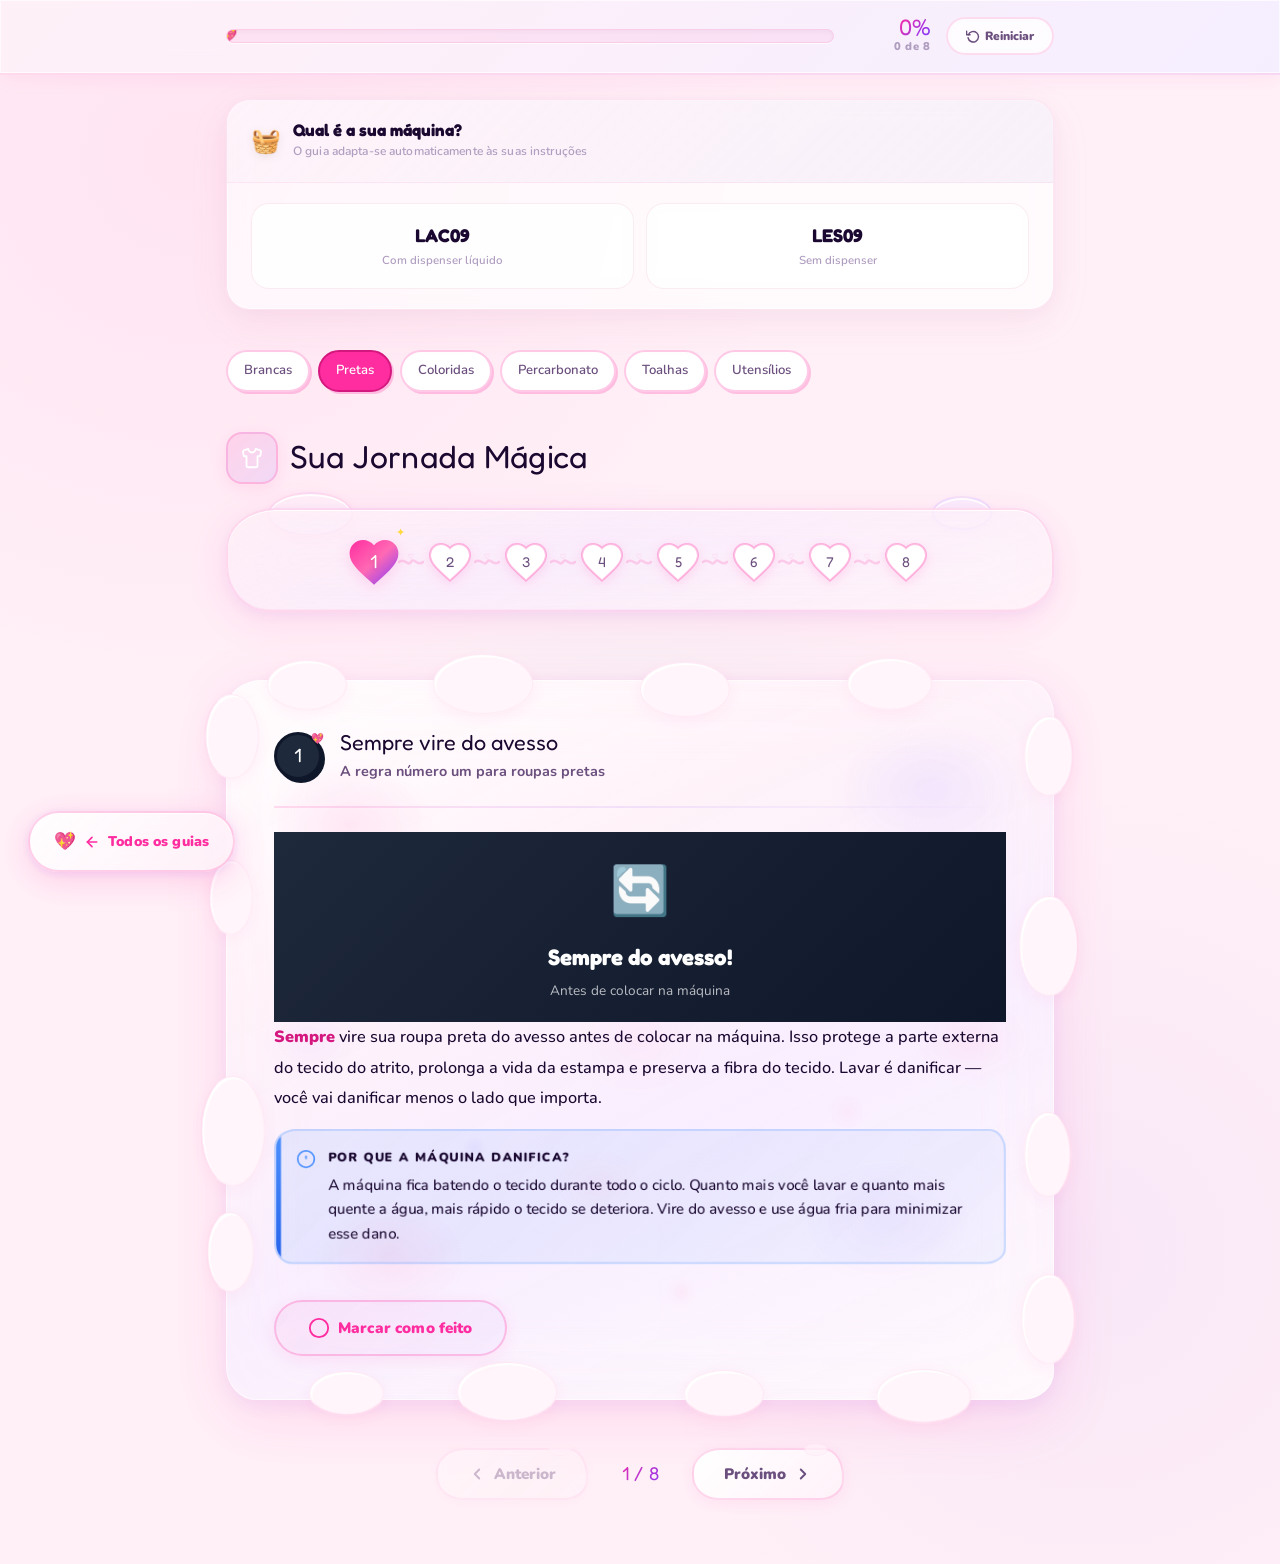
<file: pretas.html>
<!DOCTYPE html>
<html lang="pt-BR">
<head>
  <meta charset="UTF-8">
  <meta name="viewport" content="width=device-width, initial-scale=1.0">
  <title>Roupas Pretas — Lavar Roupa</title>
  <meta name="description" content="Como lavar roupas pretas para ficarem pretas por mais tempo, brilhantes e durarem mais.">
  <link rel="stylesheet" href="css/styles.css">
  <link rel="stylesheet" href="css/guide.css">
  <link rel="stylesheet" href="css/machine.css">
  <style>
    :root {
      --guide-primary:  #1E293B;
      --guide-dark:     #0F172A;
      --guide-light:    #334155;
      --guide-gradient: linear-gradient(135deg, #0F172A 0%, #1E293B 50%, #334155 100%);
      --step-color:     #1E293B;
    }

    .guide-hero { background: var(--guide-gradient); }
    .hero-blob  { background: #475569; }

    .guide-hero::after {
      content: '';
      position: absolute; inset: 0;
      background-image: radial-gradient(circle at 15% 85%, rgba(99,102,241,0.15) 0%, transparent 50%),
                        radial-gradient(circle at 85% 15%, rgba(139,92,246,0.1) 0%, transparent 50%);
      z-index: 1;
    }

    .dark-card {
      background: linear-gradient(135deg, #0F172A, #1E293B);
      border: 2px solid #334155;
      border-radius: var(--radius-md);
      padding: var(--sp-4) var(--sp-5);
      color: white;
      margin: var(--sp-4) 0;
    }

    .dark-card h4 { font-family: var(--font-heading); font-size: 1.35rem; color: #93C5FD; margin-bottom: var(--sp-3); }
    .dark-card p  { font-size: 0.93rem; color: rgba(255,255,255,0.85); line-height: 1.65; }
    .dark-card strong { color: #FCD34D; }

    .guide-nav {
      display: flex; gap: var(--sp-2); overflow-x: auto;
      padding: var(--sp-4) 0; scrollbar-width: none;
    }
    .guide-nav::-webkit-scrollbar { display: none; }
    .guide-nav-link {
      display: inline-flex; align-items: center; gap: 6px;
      padding: var(--sp-2) var(--sp-4);
      background: var(--color-surface); border: 2px solid var(--color-border-dark);
      border-radius: var(--radius-full); font-size: 0.82rem; font-weight: 600;
      color: var(--color-fg-muted); white-space: nowrap;
      transition: all var(--transition-fast); box-shadow: 2px 2px 0px var(--color-border-dark);
    }
    .guide-nav-link:hover { background: var(--color-muted); color: var(--color-fg); }
    .guide-nav-link.active { background: var(--color-primary); color: white; border-color: var(--color-primary-dark); }

    .contrast-grid {
      display: grid; grid-template-columns: 1fr 1fr; gap: var(--sp-3);
      margin: var(--sp-4) 0;
    }
    .contrast-do {
      background: #F0FDF4; border: 2px solid #86EFAC;
      border-radius: var(--radius-md); padding: var(--sp-4);
    }
    .contrast-dont {
      background: #FEF2F2; border: 2px solid #FECACA;
      border-radius: var(--radius-md); padding: var(--sp-4);
    }
    .contrast-label {
      font-weight: 700; font-size: 0.8rem; text-transform: uppercase;
      letter-spacing: 0.05em; margin-bottom: var(--sp-2);
    }
    .contrast-do .contrast-label   { color: var(--color-success); }
    .contrast-dont .contrast-label { color: var(--color-error); }
    .contrast-do p, .contrast-dont p { font-size: 0.88rem; color: var(--color-fg); line-height: 1.5; }
  </style>
</head>
<body>
  <a href="index.html" class="guide-back-link">
    <svg xmlns="http://www.w3.org/2000/svg" width="16" height="16" viewBox="0 0 24 24" fill="none" stroke="currentColor" stroke-width="2.5" stroke-linecap="round" stroke-linejoin="round"><line x1="19" y1="12" x2="5" y2="12"/><polyline points="12 19 5 12 12 5"/></svg>
    Todos os guias
  </a>

  <div class="progress-sticky">
    <div class="container">
      <div class="progress-inner">
        <div class="progress-track-wrap">
          <div class="progress-fill" id="progressFill" style="background: linear-gradient(90deg, #1E293B, #475569);"></div>
        </div>
        <div class="progress-text-wrap">
          <span class="progress-pct" id="progressPct">0%</span>
          <span class="progress-steps-txt" id="progressSteps">0 de 8</span>
        </div>
        <button class="reset-btn" id="resetBtn">
          <svg xmlns="http://www.w3.org/2000/svg" viewBox="0 0 24 24" fill="none" stroke="currentColor" stroke-width="2.5" stroke-linecap="round" stroke-linejoin="round"><polyline points="1 4 1 10 7 10"/><path d="M3.51 15a9 9 0 1 0 .49-5.1"/></svg>
          Reiniciar
        </button>
      </div>
    </div>
  </div>

  <div class="container">
    <nav class="guide-nav">
      <a href="brancas.html"      class="guide-nav-link">Brancas</a>
      <a href="pretas.html"       class="guide-nav-link active">Pretas</a>
      <a href="coloridas.html"    class="guide-nav-link">Coloridas</a>
      <a href="percarbonato.html" class="guide-nav-link">Percarbonato</a>
      <a href="toalha.html"       class="guide-nav-link">Toalhas</a>
      <a href="utensilios.html"   class="guide-nav-link">Utensílios</a>
    </nav>
  </div>

  <main>
    <section class="steps-section">
      <div class="container">

        <div class="section-heading">
          <div class="section-heading-icon" style="background: linear-gradient(135deg, rgba(255,45,159,0.12), rgba(124,58,255,0.1));">
            <svg xmlns="http://www.w3.org/2000/svg" viewBox="0 0 24 24" fill="none" stroke="white" stroke-width="2" stroke-linecap="round" stroke-linejoin="round" style="width:22px;height:22px;"><path d="M20.38 3.46 16 2a4 4 0 0 1-8 0L3.62 3.46a2 2 0 0 0-1.34 2.23l.58 3.57a1 1 0 0 0 .99.84H6v10c0 1.1.9 2 2 2h8a2 2 0 0 0 2-2V10h2.15a1 1 0 0 0 .99-.84l.58-3.57a2 2 0 0 0-1.34-2.23z"/></svg>
          </div>
          <h2>Sua Jornada Mágica</h2>
        </div>

        <div class="steps-list">

          <!-- 1 -->
          <div class="step-item" data-step-id="pretas-1">
            <div class="step-header">
              <div class="step-number" style="background:#1E293B;border-color:#0F172A;box-shadow:3px 3px 0 #0F172A;">1</div>
              <div class="step-completed-icon"><svg xmlns="http://www.w3.org/2000/svg" width="22" height="22" viewBox="0 0 24 24" fill="none" stroke="currentColor" stroke-width="3" stroke-linecap="round" stroke-linejoin="round"><polyline points="20 6 9 17 4 12"/></svg></div>
              <div class="step-text">
                <div class="step-title">Sempre vire do avesso</div>
                <div class="step-subtitle">A regra número um para roupas pretas</div>
              </div>
              <svg class="step-chevron" xmlns="http://www.w3.org/2000/svg" viewBox="0 0 24 24" fill="none" stroke="currentColor" stroke-width="2.5" stroke-linecap="round" stroke-linejoin="round"><polyline points="6 9 12 15 18 9"/></svg>
            </div>
            <div class="step-body">
              <div class="visual-card" style="background: linear-gradient(135deg, #1E293B, #0F172A);">
                <div style="text-align:center; color:white; padding:20px;">
                  <div style="font-size:3rem; margin-bottom:8px;">🔄</div>
                  <div style="font-family:var(--font-heading); font-size:1.4rem; font-weight:700;">Sempre do avesso!</div>
                  <div style="font-size:0.85rem; opacity:0.7; margin-top:4px;">Antes de colocar na máquina</div>
                </div>
              </div>
              <p class="step-desc">
                <strong>Sempre</strong> vire sua roupa preta do avesso antes de colocar na máquina. Isso protege a parte externa do tecido do atrito, prolonga a vida da estampa e preserva a fibra do tecido. Lavar é danificar — você vai danificar menos o lado que importa.
              </p>
              <div class="callout callout--info">
                <svg xmlns="http://www.w3.org/2000/svg" viewBox="0 0 24 24" fill="none" stroke="currentColor" stroke-width="2"><circle cx="12" cy="12" r="10"/><line x1="12" y1="8" x2="12" y2="12"/><line x1="12" y1="16" x2="12.01" y2="16"/></svg>
                <div class="callout-body">
                  <div class="callout-title">Por que a máquina danifica?</div>
                  <p>A máquina fica batendo o tecido durante todo o ciclo. Quanto mais você lavar e quanto mais quente a água, mais rápido o tecido se deteriora. Vire do avesso e use água fria para minimizar esse dano.</p>
                </div>
              </div>
              <button class="done-btn" onclick="markStepDone(this)">
                <svg xmlns="http://www.w3.org/2000/svg" width="20" height="20" viewBox="0 0 24 24" fill="none" stroke="currentColor" stroke-width="2" stroke-linecap="round" stroke-linejoin="round"><circle cx="12" cy="12" r="10"/></svg>
                Marcar como feito
              </button>
            </div>
          </div>

          <!-- 2 -->
          <div class="step-item" data-step-id="pretas-2">
            <div class="step-header">
              <div class="step-number" style="background:#1E293B;border-color:#0F172A;box-shadow:3px 3px 0 #0F172A;">2</div>
              <div class="step-completed-icon"><svg xmlns="http://www.w3.org/2000/svg" width="22" height="22" viewBox="0 0 24 24" fill="none" stroke="currentColor" stroke-width="3" stroke-linecap="round" stroke-linejoin="round"><polyline points="20 6 9 17 4 12"/></svg></div>
              <div class="step-text">
                <div class="step-title">Sabão específico para roupa preta</div>
                <div class="step-subtitle">Nunca use sabão genérico — ele tem branqueador óptico</div>
              </div>
              <svg class="step-chevron" xmlns="http://www.w3.org/2000/svg" viewBox="0 0 24 24" fill="none" stroke="currentColor" stroke-width="2.5" stroke-linecap="round" stroke-linejoin="round"><polyline points="6 9 12 15 18 9"/></svg>
            </div>
            <div class="step-body">
              <p class="step-desc">
                Compre um <strong>sabão líquido específico para roupa preta e escura</strong>. O sabão genérico tem um pouco de branqueador óptico — e branqueador óptico vai branquear sua roupa preta. Você não quer isso. Use <em>muito menos sabão do que imagina</em> — já é suficiente para lavar.
              </p>
              <div class="contrast-grid">
                <div class="contrast-do">
                  <div class="contrast-label">✓ Use</div>
                  <p>Sabão específico para roupa preta/escura (ex: Omom, Comfort Dark, Persil Black)</p>
                </div>
                <div class="contrast-dont">
                  <div class="contrast-label">✗ Evite</div>
                  <p>Sabão genérico, sabão para roupa branca ou qualquer um com "branqueador óptico" na embalagem</p>
                </div>
              </div>
              <div class="callout callout--tip">
                <svg xmlns="http://www.w3.org/2000/svg" viewBox="0 0 24 24" fill="none" stroke="currentColor" stroke-width="2"><polygon points="12 2 15.09 8.26 22 9.27 17 14.14 18.18 21.02 12 17.77 5.82 21.02 7 14.14 2 9.27 8.91 8.26 12 2"/></svg>
                <div class="callout-body">
                  <div class="callout-title">Use menos sabão do que você acha</div>
                  <p>A maioria das pessoas usa sabão em excesso. Menos sabão = melhor enxágue = roupa mais limpa e que dura mais.</p>
                </div>
              </div>
              <button class="done-btn" onclick="markStepDone(this)">
                <svg xmlns="http://www.w3.org/2000/svg" width="20" height="20" viewBox="0 0 24 24" fill="none" stroke="currentColor" stroke-width="2" stroke-linecap="round" stroke-linejoin="round"><circle cx="12" cy="12" r="10"/></svg>
                Marcar como feito
              </button>
            </div>
          </div>

          <!-- 3 -->
          <div class="step-item" data-step-id="pretas-3">
            <div class="step-header">
              <div class="step-number" style="background:#1E293B;border-color:#0F172A;box-shadow:3px 3px 0 #0F172A;">3</div>
              <div class="step-completed-icon"><svg xmlns="http://www.w3.org/2000/svg" width="22" height="22" viewBox="0 0 24 24" fill="none" stroke="currentColor" stroke-width="3" stroke-linecap="round" stroke-linejoin="round"><polyline points="20 6 9 17 4 12"/></svg></div>
              <div class="step-text">
                <div class="step-title">O lencinho tingidor para roupa preta</div>
                <div class="step-subtitle">O truque que revive roupas desbotadas</div>
              </div>
              <svg class="step-chevron" xmlns="http://www.w3.org/2000/svg" viewBox="0 0 24 24" fill="none" stroke="currentColor" stroke-width="2.5" stroke-linecap="round" stroke-linejoin="round"><polyline points="6 9 12 15 18 9"/></svg>
            </div>
            <div class="step-body">
              <div class="visual-card" style="background: linear-gradient(135deg, #312E81, #4338CA);">
                <div style="text-align:center; color:white; padding:20px;">
                  <div style="font-size:3rem; margin-bottom:8px;">🎽</div>
                  <div style="font-family:var(--font-heading); font-size:1.4rem; font-weight:700;">Lencinho tingidor</div>
                  <div style="font-size:0.85rem; opacity:0.8; margin-top:4px;">Vai direto no tambor com a roupa</div>
                </div>
              </div>
              <p class="step-desc">
                Os <strong>lencinhos para roupa preta</strong> vão direto no tambor da máquina junto com as roupas. Eles soltam pigmento preto que re-tinge o tecido enquanto lava. Funciona em qualquer temperatura. Para roupas muito desbotadas: <em>use 3 lencinhos na primeira lavagem</em> para dar uma revivida intensa.
              </p>
              <div class="callout callout--warning">
                <svg xmlns="http://www.w3.org/2000/svg" viewBox="0 0 24 24" fill="none" stroke="currentColor" stroke-width="2" stroke-linecap="round" stroke-linejoin="round"><path d="M10.29 3.86L1.82 18a2 2 0 0 0 1.71 3h16.94a2 2 0 0 0 1.71-3L13.71 3.86a2 2 0 0 0-3.42 0z"/><line x1="12" y1="9" x2="12" y2="13"/><line x1="12" y1="17" x2="12.01" y2="17"/></svg>
                <div class="callout-body">
                  <div class="callout-title">Cuidado: estampa ≠ padronagem</div>
                  <p><strong>Estampa</strong> (silk, plástico por cima): pode usar o lencinho — o plástico não absorve a tinta e o fundo preto fica mais vivo.<br><br><strong>Padronagem</strong> (xadrez, listras feitas no próprio tecido): NÃO use o lencinho — vai tingir os fios brancos/claros de azul.</p>
                </div>
              </div>
              <button class="done-btn" onclick="markStepDone(this)">
                <svg xmlns="http://www.w3.org/2000/svg" width="20" height="20" viewBox="0 0 24 24" fill="none" stroke="currentColor" stroke-width="2" stroke-linecap="round" stroke-linejoin="round"><circle cx="12" cy="12" r="10"/></svg>
                Marcar como feito
              </button>
            </div>
          </div>

          <!-- 4 -->
          <div class="step-item" data-step-id="pretas-4">
            <div class="step-header">
              <div class="step-number" style="background:#1E293B;border-color:#0F172A;box-shadow:3px 3px 0 #0F172A;">4</div>
              <div class="step-completed-icon"><svg xmlns="http://www.w3.org/2000/svg" width="22" height="22" viewBox="0 0 24 24" fill="none" stroke="currentColor" stroke-width="3" stroke-linecap="round" stroke-linejoin="round"><polyline points="20 6 9 17 4 12"/></svg></div>
              <div class="step-text">
                <div class="step-title">Lavar na temperatura mais fria</div>
                <div class="step-subtitle">20°C — o frio protege a cor preta</div>
              </div>
              <svg class="step-chevron" xmlns="http://www.w3.org/2000/svg" viewBox="0 0 24 24" fill="none" stroke="currentColor" stroke-width="2.5" stroke-linecap="round" stroke-linejoin="round"><polyline points="6 9 12 15 18 9"/></svg>
            </div>
            <div class="step-body">
              <div class="dark-card">
                <h4>A ciência da cor e temperatura</h4>
                <p>O tecido é uma <strong>trama de fibras</strong>. Quando você coloca água quente, você "abre" essa trama. No tecido preto, quando essa trama se abre, o pigmento preto escapa — é assim que a roupa desbota. Lavar em <strong>água fria (20°C)</strong> mantém a trama fechada e o pigmento preso nas fibras.</p>
              </div>
              <div style="display:flex;gap:var(--sp-3);flex-wrap:wrap;margin:var(--sp-4) 0;">
                <span style="display:inline-flex;align-items:center;gap:6px;padding:5px 14px;background:#EFF6FF;border:2px solid #BAE6FD;border-radius:9999px;font-weight:700;font-size:0.9rem;color:#0284C7;">
                  <svg xmlns="http://www.w3.org/2000/svg" width="14" height="14" viewBox="0 0 24 24" fill="none" stroke="currentColor" stroke-width="2"><path d="M14 14.76V3.5a2.5 2.5 0 0 0-5 0v11.26a4.5 4.5 0 1 0 5 0z"/></svg>
                  20°C — ideal para pretas
                </span>
              </div>
              <button class="done-btn" onclick="markStepDone(this)">
                <svg xmlns="http://www.w3.org/2000/svg" width="20" height="20" viewBox="0 0 24 24" fill="none" stroke="currentColor" stroke-width="2" stroke-linecap="round" stroke-linejoin="round"><circle cx="12" cy="12" r="10"/></svg>
                Marcar como feito
              </button>
            </div>
          </div>

          <!-- 5 -->
          <div class="step-item" data-step-id="pretas-5">
            <div class="step-header">
              <div class="step-number" style="background:#1E293B;border-color:#0F172A;box-shadow:3px 3px 0 #0F172A;">5</div>
              <div class="step-completed-icon"><svg xmlns="http://www.w3.org/2000/svg" width="22" height="22" viewBox="0 0 24 24" fill="none" stroke="currentColor" stroke-width="3" stroke-linecap="round" stroke-linejoin="round"><polyline points="20 6 9 17 4 12"/></svg></div>
              <div class="step-text">
                <div class="step-title">Adeus, amaciante!</div>
                <div class="step-subtitle">Um minuto de silêncio pelo amaciante</div>
              </div>
              <svg class="step-chevron" xmlns="http://www.w3.org/2000/svg" viewBox="0 0 24 24" fill="none" stroke="currentColor" stroke-width="2.5" stroke-linecap="round" stroke-linejoin="round"><polyline points="6 9 12 15 18 9"/></svg>
            </div>
            <div class="step-body">
              <div class="visual-card" style="background: linear-gradient(135deg, #7F1D1D, #DC2626);">
                <div style="text-align:center; color:white; padding:20px;">
                  <div style="font-size:3rem; margin-bottom:8px;">🚫</div>
                  <div style="font-family:var(--font-heading); font-size:1.5rem; font-weight:700;">Funeral do Amaciante</div>
                  <div style="font-size:0.85rem; opacity:0.8; margin-top:4px;">Ele estava destruindo suas roupas</div>
                </div>
              </div>
              <p class="step-desc">
                <strong>Pare de usar amaciante.</strong> O amaciante cria uma película que impede o tecido de respirar e danifica as fibras com o tempo. Use <em>Comfort Bloom</em> (pedrinhas de perfume) se quiser cheiro cheiroso: elas vão direto no tambor, soltam o perfume na água e vão embora sem deixar resíduo.
              </p>
              <div class="callout callout--warning">
                <svg xmlns="http://www.w3.org/2000/svg" viewBox="0 0 24 24" fill="none" stroke="currentColor" stroke-width="2" stroke-linecap="round" stroke-linejoin="round"><path d="M10.29 3.86L1.82 18a2 2 0 0 0 1.71 3h16.94a2 2 0 0 0 1.71-3L13.71 3.86a2 2 0 0 0-3.42 0z"/><line x1="12" y1="9" x2="12" y2="13"/><line x1="12" y1="17" x2="12.01" y2="17"/></svg>
                <div class="callout-body">
                  <div class="callout-title">E o vinagre de álcool?</div>
                  <p>O vinagre funciona como amaciante para toalhas, mas cuidado: é ácido acético. Usar regularmente na máquina pode danificar as borrachas e peças internas a longo prazo.</p>
                </div>
              </div>
              <button class="done-btn" onclick="markStepDone(this)">
                <svg xmlns="http://www.w3.org/2000/svg" width="20" height="20" viewBox="0 0 24 24" fill="none" stroke="currentColor" stroke-width="2" stroke-linecap="round" stroke-linejoin="round"><circle cx="12" cy="12" r="10"/></svg>
                Marcar como feito
              </button>
            </div>
          </div>

          <!-- 6 -->
          <div class="step-item" data-step-id="pretas-6">
            <div class="step-header">
              <div class="step-number" style="background:#1E293B;border-color:#0F172A;box-shadow:3px 3px 0 #0F172A;">6</div>
              <div class="step-completed-icon"><svg xmlns="http://www.w3.org/2000/svg" width="22" height="22" viewBox="0 0 24 24" fill="none" stroke="currentColor" stroke-width="3" stroke-linecap="round" stroke-linejoin="round"><polyline points="20 6 9 17 4 12"/></svg></div>
              <div class="step-text">
                <div class="step-title">Quer cheiro? Use Comfort Bloom</div>
                <div class="step-subtitle">A alternativa inteligente ao amaciante</div>
              </div>
              <svg class="step-chevron" xmlns="http://www.w3.org/2000/svg" viewBox="0 0 24 24" fill="none" stroke="currentColor" stroke-width="2.5" stroke-linecap="round" stroke-linejoin="round"><polyline points="6 9 12 15 18 9"/></svg>
            </div>
            <div class="step-body">
              <p class="step-desc">
                As <strong>Comfort Bloom</strong> são pedrinhas de perfume que vão direto no tambor da máquina. Elas não são amaciante — são literalmente perfume sólido. Dissolvem na água, liberam o aroma e vão embora. Não deixam resíduo, não danificam o tecido.
              </p>
              <div class="callout callout--product">
                <svg xmlns="http://www.w3.org/2000/svg" viewBox="0 0 24 24" fill="none" stroke="currentColor" stroke-width="2" stroke-linecap="round" stroke-linejoin="round"><path d="M6 2L3 6v14a2 2 0 0 0 2 2h14a2 2 0 0 0 2-2V6l-3-4z"/><line x1="3" y1="6" x2="21" y2="6"/><path d="M16 10a4 4 0 0 1-8 0"/></svg>
                <div class="callout-body">
                  <div class="callout-title">Onde encontrar</div>
                  <div class="product-list">
                    <span class="product-tag">Comfort Bloom (supermercados)</span>
                    <span class="product-tag">Lenor Unstoppables (Mercado Livre)</span>
                  </div>
                </div>
              </div>
              <button class="done-btn" onclick="markStepDone(this)">
                <svg xmlns="http://www.w3.org/2000/svg" width="20" height="20" viewBox="0 0 24 24" fill="none" stroke="currentColor" stroke-width="2" stroke-linecap="round" stroke-linejoin="round"><circle cx="12" cy="12" r="10"/></svg>
                Marcar como feito
              </button>
            </div>
          </div>

          <!-- 7 -->
          <div class="step-item" data-step-id="pretas-7">
            <div class="step-header">
              <div class="step-number" style="background:#1E293B;border-color:#0F172A;box-shadow:3px 3px 0 #0F172A;">7</div>
              <div class="step-completed-icon"><svg xmlns="http://www.w3.org/2000/svg" width="22" height="22" viewBox="0 0 24 24" fill="none" stroke="currentColor" stroke-width="3" stroke-linecap="round" stroke-linejoin="round"><polyline points="20 6 9 17 4 12"/></svg></div>
              <div class="step-text">
                <div class="step-title">Secar na sombra, nunca no sol</div>
                <div class="step-subtitle">O raio UV destrói a cor preta</div>
              </div>
              <svg class="step-chevron" xmlns="http://www.w3.org/2000/svg" viewBox="0 0 24 24" fill="none" stroke="currentColor" stroke-width="2.5" stroke-linecap="round" stroke-linejoin="round"><polyline points="6 9 12 15 18 9"/></svg>
            </div>
            <div class="step-body">
              <p class="step-desc">
                <strong>Nunca seque roupas pretas diretamente no sol.</strong> O raio UV que causa câncer de pele é o mesmo raio que destrói o pigmento preto do tecido. Seque sempre na <em>sombra ou num local coberto e arejado</em>. Também não use secadora — tecidos naturais encolhem.
              </p>
              <button class="done-btn" onclick="markStepDone(this)">
                <svg xmlns="http://www.w3.org/2000/svg" width="20" height="20" viewBox="0 0 24 24" fill="none" stroke="currentColor" stroke-width="2" stroke-linecap="round" stroke-linejoin="round"><circle cx="12" cy="12" r="10"/></svg>
                Marcar como feito
              </button>
            </div>
          </div>

          <!-- 8 -->
          <div class="step-item" data-step-id="pretas-8">
            <div class="step-header">
              <div class="step-number" style="background:#1E293B;border-color:#0F172A;box-shadow:3px 3px 0 #0F172A;">8</div>
              <div class="step-completed-icon"><svg xmlns="http://www.w3.org/2000/svg" width="22" height="22" viewBox="0 0 24 24" fill="none" stroke="currentColor" stroke-width="3" stroke-linecap="round" stroke-linejoin="round"><polyline points="20 6 9 17 4 12"/></svg></div>
              <div class="step-text">
                <div class="step-title">Lave menos, preserve mais</div>
                <div class="step-subtitle">A estratégia de quem entende de tecido</div>
              </div>
              <svg class="step-chevron" xmlns="http://www.w3.org/2000/svg" viewBox="0 0 24 24" fill="none" stroke="currentColor" stroke-width="2.5" stroke-linecap="round" stroke-linejoin="round"><polyline points="6 9 12 15 18 9"/></svg>
            </div>
            <div class="step-body">
              <p class="step-desc">
                <strong>Lavar é danificar.</strong> Sempre que puder, evite lavar uma peça inteira só por uma manchinha — trate a mancha à mão. Deu mau cheiro? Adicione <strong>uma tampinha de Lysoform ou Pinho Sol</strong> no compartimento de alvejante — elimina as bactérias. Para perfumar, coloque <strong>Comfort Bloom</strong> direto no tambor.
              </p>
              <div class="callout callout--tip">
                <svg xmlns="http://www.w3.org/2000/svg" viewBox="0 0 24 24" fill="none" stroke="currentColor" stroke-width="2"><polygon points="12 2 15.09 8.26 22 9.27 17 14.14 18.18 21.02 12 17.77 5.82 21.02 7 14.14 2 9.27 8.91 8.26 12 2"/></svg>
                <div class="callout-body">
                  <div class="callout-title">Resumo das regras de ouro</div>
                  <p>
                    ✓ Avesso<br>
                    ✓ Sabão específico para pretas<br>
                    ✓ Lencinho tingidor no tambor<br>
                    ✓ 20°C (água fria)<br>
                    ✓ Sem amaciante<br>
                    ✓ Secar na sombra
                  </p>
                </div>
              </div>
              <button class="done-btn" onclick="markStepDone(this)">
                <svg xmlns="http://www.w3.org/2000/svg" width="20" height="20" viewBox="0 0 24 24" fill="none" stroke="currentColor" stroke-width="2" stroke-linecap="round" stroke-linejoin="round"><circle cx="12" cy="12" r="10"/></svg>
                Marcar como feito
              </button>
            </div>
          </div>

        </div>

        <div class="completion-banner" id="completionBanner">
          <span class="completion-emoji">🖤</span>
          <h2>Preto sempre vivo!</h2>
          <p>Você dominou o guia de roupas pretas. Sua gotiquinha vai adorar.</p>
          <div class="completion-actions">
            <a href="index.html" class="btn btn-white btn-lg">Ver todos os guias</a>
            <a href="coloridas.html" class="btn btn-white-outline btn-lg">Guia de coloridas →</a>
          </div>
        </div>

      </div>
    </section>
  </main>

  <script>
    function markStepDone(btn) {
      const step = btn.closest('.step-item');
      const isDone = step.classList.contains('completed');
      if (typeof markDone === 'function') markDone(step, !isDone);
    }
  </script>
  <script src="js/guide.js"></script>
  <script src="js/machines.js"></script>
</body>
</html>
</file>
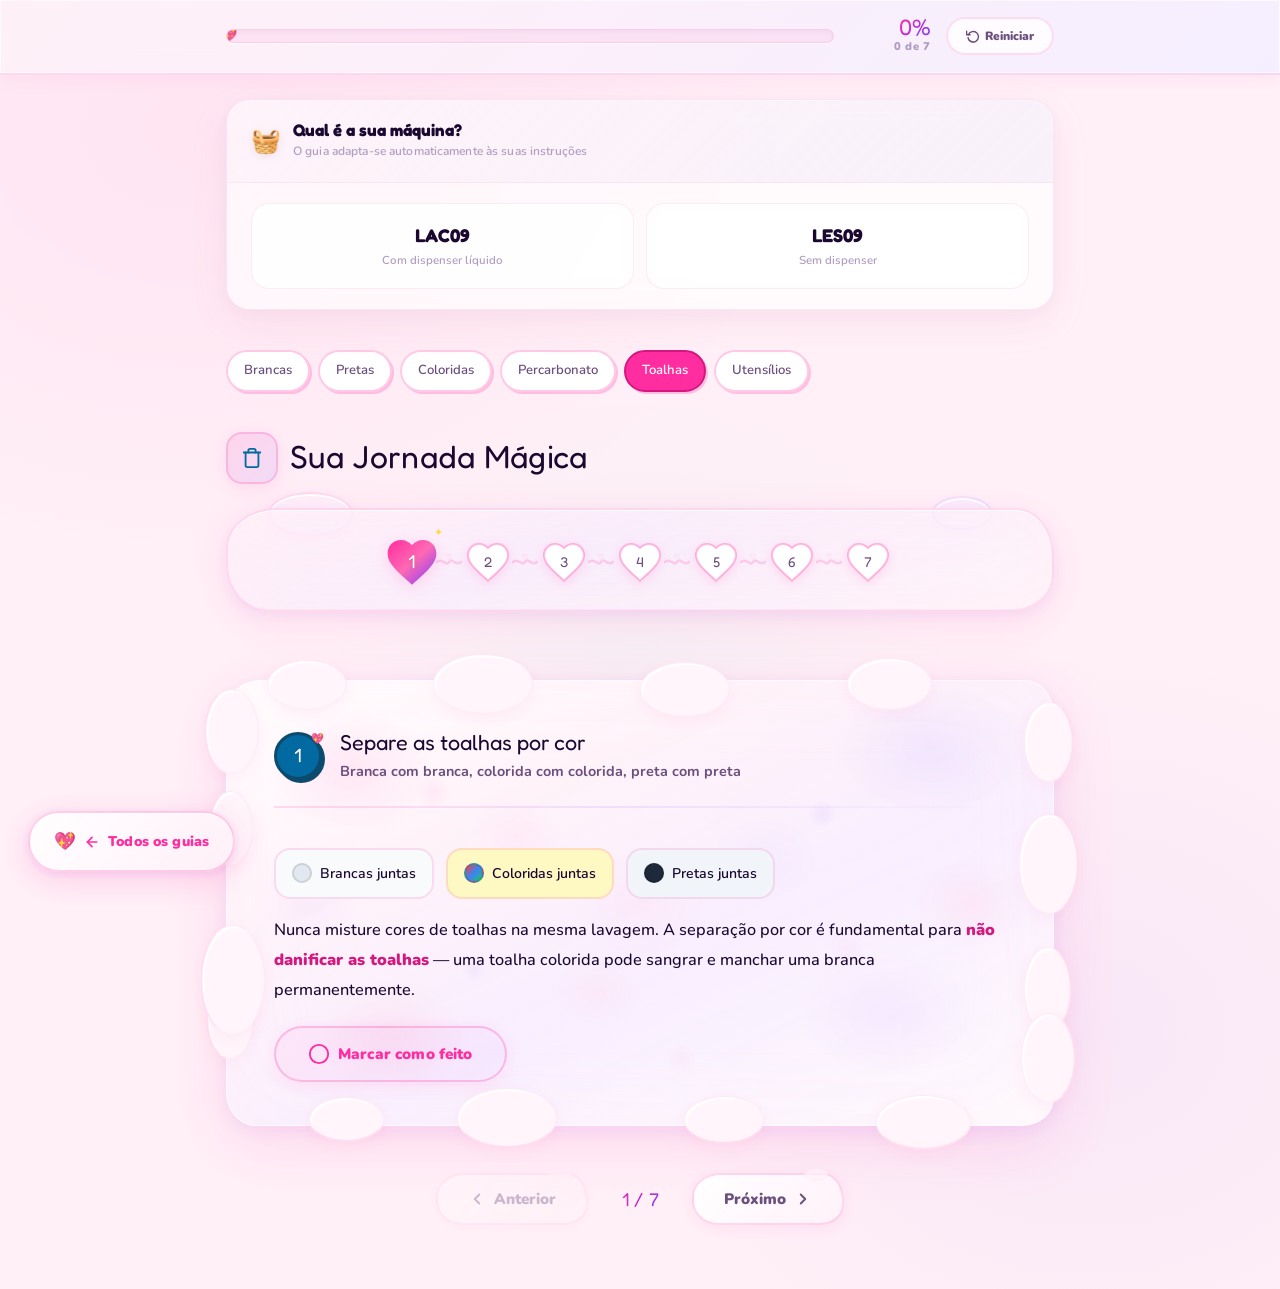
<file: toalha.html>
<!DOCTYPE html>
<html lang="pt-BR">
<head>
  <meta charset="UTF-8">
  <meta name="viewport" content="width=device-width, initial-scale=1.0">
  <title>Toalhas de Banho — Lavar Roupa</title>
  <meta name="description" content="Como lavar toalhas de banho para ficarem sempre fofinhas, absorventes e cheirosas.">
  <link rel="stylesheet" href="css/styles.css">
  <link rel="stylesheet" href="css/guide.css">
  <link rel="stylesheet" href="css/machine.css">
  <style>
    .guide-hero { background: linear-gradient(135deg, #0C4A6E 0%, #0369A1 50%, #0EA5E9 100%); }
    .hero-blob { background: rgba(255,255,255,0.2); }
    .guide-nav { display:flex; gap:var(--sp-2); overflow-x:auto; padding:var(--sp-4) 0; scrollbar-width:none; }
    .guide-nav::-webkit-scrollbar { display:none; }
    .guide-nav-link { display:inline-flex; align-items:center; gap:6px; padding:var(--sp-2) var(--sp-4); background:var(--color-surface); border:2px solid var(--color-border-dark); border-radius:var(--radius-full); font-size:0.82rem; font-weight:600; color:var(--color-fg-muted); white-space:nowrap; transition:all var(--transition-fast); box-shadow:2px 2px 0px var(--color-border-dark); }
    .guide-nav-link:hover { background:var(--color-muted); color:var(--color-fg); }
    .guide-nav-link.active { background:var(--color-primary); color:white; border-color:var(--color-primary-dark); }

    .color-sort {
      display: flex;
      gap: var(--sp-3);
      flex-wrap: wrap;
      margin: var(--sp-4) 0;
    }
    .color-sort-item {
      display: flex;
      align-items: center;
      gap: var(--sp-2);
      padding: var(--sp-3) var(--sp-4);
      border-radius: var(--radius-md);
      border: 2px solid var(--color-border);
      font-weight: 600;
      font-size: 0.88rem;
    }
    .color-swatch-sm {
      width: 20px; height: 20px;
      border-radius: 50%;
      border: 2px solid rgba(0,0,0,0.1);
    }
  </style>
</head>
<body>
  <a href="index.html" class="guide-back-link">
    <svg xmlns="http://www.w3.org/2000/svg" width="16" height="16" viewBox="0 0 24 24" fill="none" stroke="currentColor" stroke-width="2.5" stroke-linecap="round" stroke-linejoin="round"><line x1="19" y1="12" x2="5" y2="12"/><polyline points="12 19 5 12 12 5"/></svg>
    Todos os guias
  </a>

  <div class="progress-sticky">
    <div class="container">
      <div class="progress-inner">
        <div class="progress-track-wrap">
          <div class="progress-fill" id="progressFill" style="background: linear-gradient(90deg, #0C4A6E, #0EA5E9);"></div>
        </div>
        <div class="progress-text-wrap">
          <span class="progress-pct" id="progressPct">0%</span>
          <span class="progress-steps-txt" id="progressSteps">0 de 7</span>
        </div>
        <button class="reset-btn" id="resetBtn">
          <svg xmlns="http://www.w3.org/2000/svg" viewBox="0 0 24 24" fill="none" stroke="currentColor" stroke-width="2.5" stroke-linecap="round" stroke-linejoin="round"><polyline points="1 4 1 10 7 10"/><path d="M3.51 15a9 9 0 1 0 .49-5.1"/></svg>
          Reiniciar
        </button>
      </div>
    </div>
  </div>

  <div class="container">
    <nav class="guide-nav">
      <a href="brancas.html"      class="guide-nav-link">Brancas</a>
      <a href="pretas.html"       class="guide-nav-link">Pretas</a>
      <a href="coloridas.html"    class="guide-nav-link">Coloridas</a>
      <a href="percarbonato.html" class="guide-nav-link">Percarbonato</a>
      <a href="toalha.html"       class="guide-nav-link active">Toalhas</a>
      <a href="utensilios.html"   class="guide-nav-link">Utensílios</a>
    </nav>
  </div>

  <main>
    <section class="steps-section">
      <div class="container">
        <div class="section-heading">
          <div class="section-heading-icon" style="background: linear-gradient(135deg, rgba(255,45,159,0.12), rgba(124,58,255,0.1));">
            <svg xmlns="http://www.w3.org/2000/svg" viewBox="0 0 24 24" fill="none" stroke="#0369A1" stroke-width="2" stroke-linecap="round" stroke-linejoin="round" style="width:22px;height:22px;"><path d="M3 6h18"/><path d="M19 6v14c0 1-1 2-2 2H7c-1 0-2-1-2-2V6"/><path d="M8 6V4c0-1 1-2 2-2h4c1 0 2 1 2 2v2"/></svg>
          </div>
          <h2>Sua Jornada Mágica</h2>
        </div>

        <div class="steps-list">

          <!-- 1 -->
          <div class="step-item" data-step-id="toalha-1">
            <div class="step-header">
              <div class="step-number" style="background:#0369A1;border-color:#0C4A6E;box-shadow:3px 3px 0 #0C4A6E;">1</div>
              <div class="step-completed-icon"><svg xmlns="http://www.w3.org/2000/svg" width="22" height="22" viewBox="0 0 24 24" fill="none" stroke="currentColor" stroke-width="3" stroke-linecap="round" stroke-linejoin="round"><polyline points="20 6 9 17 4 12"/></svg></div>
              <div class="step-text">
                <div class="step-title">Separe as toalhas por cor</div>
                <div class="step-subtitle">Branca com branca, colorida com colorida, preta com preta</div>
              </div>
              <svg class="step-chevron" xmlns="http://www.w3.org/2000/svg" viewBox="0 0 24 24" fill="none" stroke="currentColor" stroke-width="2.5" stroke-linecap="round" stroke-linejoin="round"><polyline points="6 9 12 15 18 9"/></svg>
            </div>
            <div class="step-body">
              <div class="color-sort">
                <div class="color-sort-item" style="background:#F8FAFC;">
                  <div class="color-swatch-sm" style="background:#E2E8F0;"></div>
                  Brancas juntas
                </div>
                <div class="color-sort-item" style="background:#FEF9C3;">
                  <div class="color-swatch-sm" style="background:linear-gradient(135deg,#EF4444,#3B82F6,#22C55E);"></div>
                  Coloridas juntas
                </div>
                <div class="color-sort-item" style="background:#F1F5F9;">
                  <div class="color-swatch-sm" style="background:#1E293B;"></div>
                  Pretas juntas
                </div>
              </div>
              <p class="step-desc">
                Nunca misture cores de toalhas na mesma lavagem. A separação por cor é fundamental para <strong>não danificar as toalhas</strong> — uma toalha colorida pode sangrar e manchar uma branca permanentemente.
              </p>
              <button class="done-btn" onclick="markStepDone(this)">
                <svg xmlns="http://www.w3.org/2000/svg" width="20" height="20" viewBox="0 0 24 24" fill="none" stroke="currentColor" stroke-width="2" stroke-linecap="round" stroke-linejoin="round"><circle cx="12" cy="12" r="10"/></svg>
                Marcar como feito
              </button>
            </div>
          </div>

          <!-- 2 -->
          <div class="step-item" data-step-id="toalha-2">
            <div class="step-header">
              <div class="step-number" style="background:#0369A1;border-color:#0C4A6E;box-shadow:3px 3px 0 #0C4A6E;">2</div>
              <div class="step-completed-icon"><svg xmlns="http://www.w3.org/2000/svg" width="22" height="22" viewBox="0 0 24 24" fill="none" stroke="currentColor" stroke-width="3" stroke-linecap="round" stroke-linejoin="round"><polyline points="20 6 9 17 4 12"/></svg></div>
              <div class="step-text">
                <div class="step-title">Distribua bem na máquina</div>
                <div class="step-subtitle">Equilíbrio garante lavagem uniforme</div>
              </div>
              <svg class="step-chevron" xmlns="http://www.w3.org/2000/svg" viewBox="0 0 24 24" fill="none" stroke="currentColor" stroke-width="2.5" stroke-linecap="round" stroke-linejoin="round"><polyline points="6 9 12 15 18 9"/></svg>
            </div>
            <div class="step-body">
              <p class="step-desc">
                Coloque as toalhas <strong>bem distribuídas</strong> dentro do tambor. Não jogue tudo de qualquer jeito — distribua ao redor do tambor para que a máquina gire de forma equilibrada e lave uniformemente.
              </p>
              <button class="done-btn" onclick="markStepDone(this)">
                <svg xmlns="http://www.w3.org/2000/svg" width="20" height="20" viewBox="0 0 24 24" fill="none" stroke="currentColor" stroke-width="2" stroke-linecap="round" stroke-linejoin="round"><circle cx="12" cy="12" r="10"/></svg>
                Marcar como feito
              </button>
            </div>
          </div>

          <!-- 3 -->
          <div class="step-item" data-step-id="toalha-3">
            <div class="step-header">
              <div class="step-number" style="background:#0369A1;border-color:#0C4A6E;box-shadow:3px 3px 0 #0C4A6E;">3</div>
              <div class="step-completed-icon"><svg xmlns="http://www.w3.org/2000/svg" width="22" height="22" viewBox="0 0 24 24" fill="none" stroke="currentColor" stroke-width="3" stroke-linecap="round" stroke-linejoin="round"><polyline points="20 6 9 17 4 12"/></svg></div>
              <div class="step-text">
                <div class="step-title">Vinagre no lugar do amaciante</div>
                <div class="step-subtitle">O maior segredo para toalhas fofinhas</div>
              </div>
              <svg class="step-chevron" xmlns="http://www.w3.org/2000/svg" viewBox="0 0 24 24" fill="none" stroke="currentColor" stroke-width="2.5" stroke-linecap="round" stroke-linejoin="round"><polyline points="6 9 12 15 18 9"/></svg>
            </div>
            <div class="step-body">
              <div class="visual-card" style="background:linear-gradient(135deg,#78350F,#D97706);">
                <div style="text-align:center; color:white; padding:20px;">
                  <div style="font-size:3rem; margin-bottom:8px;">🍶</div>
                  <div style="font-family:var(--font-heading); font-size:1.4rem; font-weight:700;">Vinagre de Álcool</div>
                  <div style="font-size:0.85rem; opacity:0.8; margin-top:4px;">1 copo americano para meia máquina</div>
                </div>
              </div>
              <p class="step-desc">
                O <strong>maior segredo para toalhas fofinhas</strong>: use <em>vinagre de álcool no lugar do amaciante</em>. Coloque um copo americano (uns 200ml) no compartimento do amaciante. O vinagre amacia as fibras sem deixar resíduo e não causa aquele cheiro de mofo que o amaciante causa.
              </p>
              <div class="callout callout--warning">
                <svg xmlns="http://www.w3.org/2000/svg" viewBox="0 0 24 24" fill="none" stroke="currentColor" stroke-width="2" stroke-linecap="round" stroke-linejoin="round"><path d="M10.29 3.86L1.82 18a2 2 0 0 0 1.71 3h16.94a2 2 0 0 0 1.71-3L13.71 3.86a2 2 0 0 0-3.42 0z"/><line x1="12" y1="9" x2="12" y2="13"/><line x1="12" y1="17" x2="12.01" y2="17"/></svg>
                <div class="callout-body">
                  <div class="callout-title">Use com moderação</div>
                  <p>O vinagre é ácido acético. Não use em quantidades excessivas e não use com muita frequência — pode desgastar borrachas e peças internas da máquina a longo prazo.</p>
                </div>
              </div>
              <div class="callout callout--warning">
                <svg xmlns="http://www.w3.org/2000/svg" viewBox="0 0 24 24" fill="none" stroke="currentColor" stroke-width="2" stroke-linecap="round" stroke-linejoin="round"><path d="M10.29 3.86L1.82 18a2 2 0 0 0 1.71 3h16.94a2 2 0 0 0 1.71-3L13.71 3.86a2 2 0 0 0-3.42 0z"/><line x1="12" y1="9" x2="12" y2="13"/><line x1="12" y1="17" x2="12.01" y2="17"/></svg>
                <div class="callout-body">
                  <div class="callout-title">Nunca use amaciante em toalhas</div>
                  <p>O amaciante cria uma película nas fibras que impermeabiliza a toalha — ela para de absorver água e fica com cheiro ruim. Abandone o amaciante em toalhas de uma vez por todas.</p>
                </div>
              </div>
              <button class="done-btn" onclick="markStepDone(this)">
                <svg xmlns="http://www.w3.org/2000/svg" width="20" height="20" viewBox="0 0 24 24" fill="none" stroke="currentColor" stroke-width="2" stroke-linecap="round" stroke-linejoin="round"><circle cx="12" cy="12" r="10"/></svg>
                Marcar como feito
              </button>
            </div>
          </div>

          <!-- 4 -->
          <div class="step-item" data-step-id="toalha-4">
            <div class="step-header">
              <div class="step-number" style="background:#0369A1;border-color:#0C4A6E;box-shadow:3px 3px 0 #0C4A6E;">4</div>
              <div class="step-completed-icon"><svg xmlns="http://www.w3.org/2000/svg" width="22" height="22" viewBox="0 0 24 24" fill="none" stroke="currentColor" stroke-width="3" stroke-linecap="round" stroke-linejoin="round"><polyline points="20 6 9 17 4 12"/></svg></div>
              <div class="step-text">
                <div class="step-title">Sabão neutro líquido (quantidade certa!)</div>
                <div class="step-subtitle">Menos é mais — siga o rótulo</div>
              </div>
              <svg class="step-chevron" xmlns="http://www.w3.org/2000/svg" viewBox="0 0 24 24" fill="none" stroke="currentColor" stroke-width="2.5" stroke-linecap="round" stroke-linejoin="round"><polyline points="6 9 12 15 18 9"/></svg>
            </div>
            <div class="step-body">
              <p class="step-desc">
                Use <strong>sabão líquido neutro</strong> (em pó também funciona). A quantidade é a que está escrita no <em>rótulo</em> — não coloque mais pensando que vai lavar melhor. Excesso de sabão deixa resíduo nas fibras e pode deixar a toalha pegajosa ou com cheiro.
              </p>
              <div class="callout callout--tip">
                <svg xmlns="http://www.w3.org/2000/svg" viewBox="0 0 24 24" fill="none" stroke="currentColor" stroke-width="2"><polygon points="12 2 15.09 8.26 22 9.27 17 14.14 18.18 21.02 12 17.77 5.82 21.02 7 14.14 2 9.27 8.91 8.26 12 2"/></svg>
                <div class="callout-body">
                  <div class="callout-title">Por que "neutro"?</div>
                  <p>Sabão neutro não tem branqueador óptico nem corantes que podem interferir na textura das fibras. Para toalhas de outras cores, prefira sabão específico para aquela cor.</p>
                </div>
              </div>
              <button class="done-btn" onclick="markStepDone(this)">
                <svg xmlns="http://www.w3.org/2000/svg" width="20" height="20" viewBox="0 0 24 24" fill="none" stroke="currentColor" stroke-width="2" stroke-linecap="round" stroke-linejoin="round"><circle cx="12" cy="12" r="10"/></svg>
                Marcar como feito
              </button>
            </div>
          </div>

          <!-- 5 -->
          <div class="step-item" data-step-id="toalha-5">
            <div class="step-header">
              <div class="step-number" style="background:#0369A1;border-color:#0C4A6E;box-shadow:3px 3px 0 #0C4A6E;">5</div>
              <div class="step-completed-icon"><svg xmlns="http://www.w3.org/2000/svg" width="22" height="22" viewBox="0 0 24 24" fill="none" stroke="currentColor" stroke-width="3" stroke-linecap="round" stroke-linejoin="round"><polyline points="20 6 9 17 4 12"/></svg></div>
              <div class="step-text">
                <div class="step-title">Adicione desinfetante (Pinho Sol ou Lisoforme)</div>
                <div class="step-subtitle">O segredo do cheiro bom nas toalhas</div>
              </div>
              <svg class="step-chevron" xmlns="http://www.w3.org/2000/svg" viewBox="0 0 24 24" fill="none" stroke="currentColor" stroke-width="2.5" stroke-linecap="round" stroke-linejoin="round"><polyline points="6 9 12 15 18 9"/></svg>
            </div>
            <div class="step-body">
              <div class="visual-card" style="background:linear-gradient(135deg,#0C4A6E,#0284C7);">
                <div style="text-align:center; color:white; padding:20px;">
                  <div style="font-size:3rem; margin-bottom:8px;">🦠</div>
                  <div style="font-family:var(--font-heading); font-size:1.4rem; font-weight:700;">Bactérias = cheiro ruim</div>
                  <div style="font-size:0.85rem; opacity:0.8; margin-top:4px;">Desinfetante elimina na raiz</div>
                </div>
              </div>
              <p class="step-desc">
                Coloque <strong>uma tampinha de Pinho Sol ou Lisoforme</strong> no <em>compartimento do alvejante</em> da máquina. O desinfetante mata as bactérias que ficam nas fibras úmidas — e são exatamente essas bactérias que causam aquele cheiro ruim de toalha molhada. Elimine as bactérias, elimine o cheiro.
              </p>
              <div class="callout callout--tip">
                <svg xmlns="http://www.w3.org/2000/svg" viewBox="0 0 24 24" fill="none" stroke="currentColor" stroke-width="2"><polygon points="12 2 15.09 8.26 22 9.27 17 14.14 18.18 21.02 12 17.77 5.82 21.02 7 14.14 2 9.27 8.91 8.26 12 2"/></svg>
                <div class="callout-body">
                  <div class="callout-title">Atenção ao compartimento</div>
                  <p>O desinfetante vai no <strong>compartimento do alvejante</strong>, não no do amaciante! O vinagre já ocupa o compartimento do amaciante. São gavetas diferentes — confira no manual da sua máquina.</p>
                </div>
              </div>
              <div class="callout callout--product">
                <svg xmlns="http://www.w3.org/2000/svg" viewBox="0 0 24 24" fill="none" stroke="currentColor" stroke-width="2" stroke-linecap="round" stroke-linejoin="round"><path d="M6 2L3 6v14a2 2 0 0 0 2 2h14a2 2 0 0 0 2-2V6l-3-4z"/><line x1="3" y1="6" x2="21" y2="6"/><path d="M16 10a4 4 0 0 1-8 0"/></svg>
                <div class="callout-body">
                  <div class="callout-title">Produtos recomendados</div>
                  <div class="product-list">
                    <span class="product-tag">Pinho Sol</span>
                    <span class="product-tag">Lisoforme</span>
                  </div>
                </div>
              </div>
              <button class="done-btn" onclick="markStepDone(this)">
                <svg xmlns="http://www.w3.org/2000/svg" width="20" height="20" viewBox="0 0 24 24" fill="none" stroke="currentColor" stroke-width="2" stroke-linecap="round" stroke-linejoin="round"><circle cx="12" cy="12" r="10"/></svg>
                Marcar como feito
              </button>
            </div>
          </div>

          <!-- 6 -->
          <div class="step-item" data-step-id="toalha-6">
            <div class="step-header">
              <div class="step-number" style="background:#0369A1;border-color:#0C4A6E;box-shadow:3px 3px 0 #0C4A6E;">6</div>
              <div class="step-completed-icon"><svg xmlns="http://www.w3.org/2000/svg" width="22" height="22" viewBox="0 0 24 24" fill="none" stroke="currentColor" stroke-width="3" stroke-linecap="round" stroke-linejoin="round"><polyline points="20 6 9 17 4 12"/></svg></div>
              <div class="step-text">
                <div class="step-title">Modo dia a dia + molho prolongado</div>
                <div class="step-subtitle">Deixe os produtos agirem por mais tempo</div>
              </div>
              <svg class="step-chevron" xmlns="http://www.w3.org/2000/svg" viewBox="0 0 24 24" fill="none" stroke="currentColor" stroke-width="2.5" stroke-linecap="round" stroke-linejoin="round"><polyline points="6 9 12 15 18 9"/></svg>
            </div>
            <div class="step-body">
              <p class="step-desc">
                Selecione o <strong>modo dia a dia</strong> (ou similar) na sua máquina e ative o <em>molho prolongado</em>, se disponível. Isso deixa as toalhas em contato com os produtos por mais tempo, garantindo uma limpeza mais profunda e melhor ação do desinfetante.
              </p>
              <button class="done-btn" onclick="markStepDone(this)">
                <svg xmlns="http://www.w3.org/2000/svg" width="20" height="20" viewBox="0 0 24 24" fill="none" stroke="currentColor" stroke-width="2" stroke-linecap="round" stroke-linejoin="round"><circle cx="12" cy="12" r="10"/></svg>
                Marcar como feito
              </button>
            </div>
          </div>

          <!-- 7 -->
          <div class="step-item" data-step-id="toalha-7">
            <div class="step-header">
              <div class="step-number" style="background:#0369A1;border-color:#0C4A6E;box-shadow:3px 3px 0 #0C4A6E;">7</div>
              <div class="step-completed-icon"><svg xmlns="http://www.w3.org/2000/svg" width="22" height="22" viewBox="0 0 24 24" fill="none" stroke="currentColor" stroke-width="3" stroke-linecap="round" stroke-linejoin="round"><polyline points="20 6 9 17 4 12"/></svg></div>
              <div class="step-text">
                <div class="step-title">Secar na sombra — nunca no sol direto</div>
                <div class="step-subtitle">Sol direto resseca as fibras e deixa a toalha dura</div>
              </div>
              <svg class="step-chevron" xmlns="http://www.w3.org/2000/svg" viewBox="0 0 24 24" fill="none" stroke="currentColor" stroke-width="2.5" stroke-linecap="round" stroke-linejoin="round"><polyline points="6 9 12 15 18 9"/></svg>
            </div>
            <div class="step-body">
              <p class="step-desc">
                Pendure as toalhas <strong>na sombra</strong> para secar. O sol direto resseca as fibras de algodão, deixando a toalha dura e áspera — o oposto do que você quer. Na sombra e com boa ventilação, a toalha seca <em>fofinha e macia</em>.
              </p>
              <div class="callout callout--tip">
                <svg xmlns="http://www.w3.org/2000/svg" viewBox="0 0 24 24" fill="none" stroke="currentColor" stroke-width="2"><polygon points="12 2 15.09 8.26 22 9.27 17 14.14 18.18 21.02 12 17.77 5.82 21.02 7 14.14 2 9.27 8.91 8.26 12 2"/></svg>
                <div class="callout-body">
                  <div class="callout-title">Resumo da fórmula mágica</div>
                  <p>
                    ✓ Separe por cor<br>
                    ✓ Sabão neutro na dose certa<br>
                    ✓ Vinagre no lugar do amaciante<br>
                    ✓ Desinfetante (Pinho Sol/Lisoforme) no alvejante<br>
                    ✓ Modo dia a dia + molho<br>
                    ✓ Secar na sombra
                  </p>
                </div>
              </div>
              <button class="done-btn" onclick="markStepDone(this)">
                <svg xmlns="http://www.w3.org/2000/svg" width="20" height="20" viewBox="0 0 24 24" fill="none" stroke="currentColor" stroke-width="2" stroke-linecap="round" stroke-linejoin="round"><circle cx="12" cy="12" r="10"/></svg>
                Marcar como feito
              </button>
            </div>
          </div>

        </div>

        <div class="completion-banner" id="completionBanner">
          <span class="completion-emoji">🛁</span>
          <h2>Toalhas perfeitas!</h2>
          <p>Suas toalhas vão sair fofinhas, cheirosas e absorventes. Uma experiência de banho completamente diferente.</p>
          <div class="completion-actions">
            <a href="index.html" class="btn btn-white btn-lg">Ver todos os guias</a>
            <a href="utensilios.html" class="btn btn-white-outline btn-lg">Guia de utensílios →</a>
          </div>
        </div>
      </div>
    </section>
  </main>

  <script>
    function markStepDone(btn) {
      const step = btn.closest('.step-item');
      const isDone = step.classList.contains('completed');
      if (typeof markDone === 'function') markDone(step, !isDone);
    }
  </script>
  <script src="js/guide.js"></script>
  <script src="js/machines.js"></script>
</body>
</html>
</file>
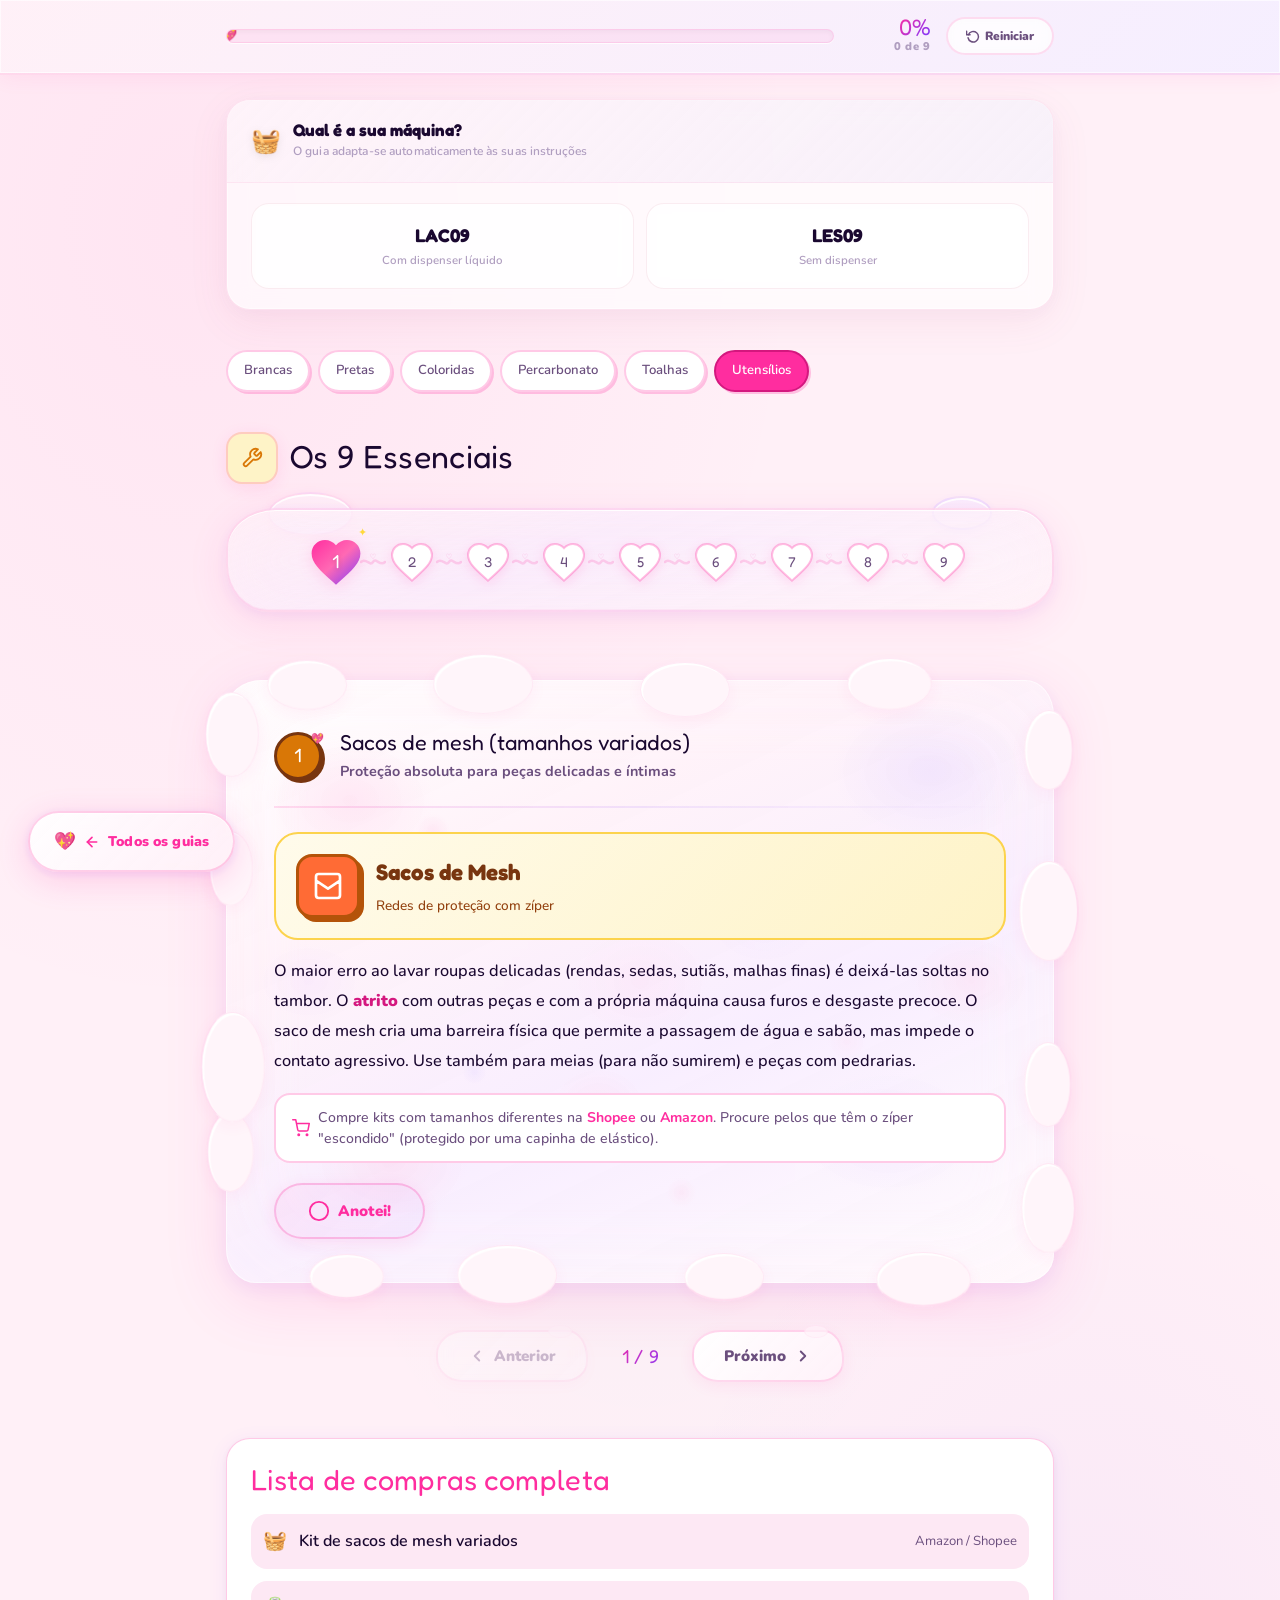
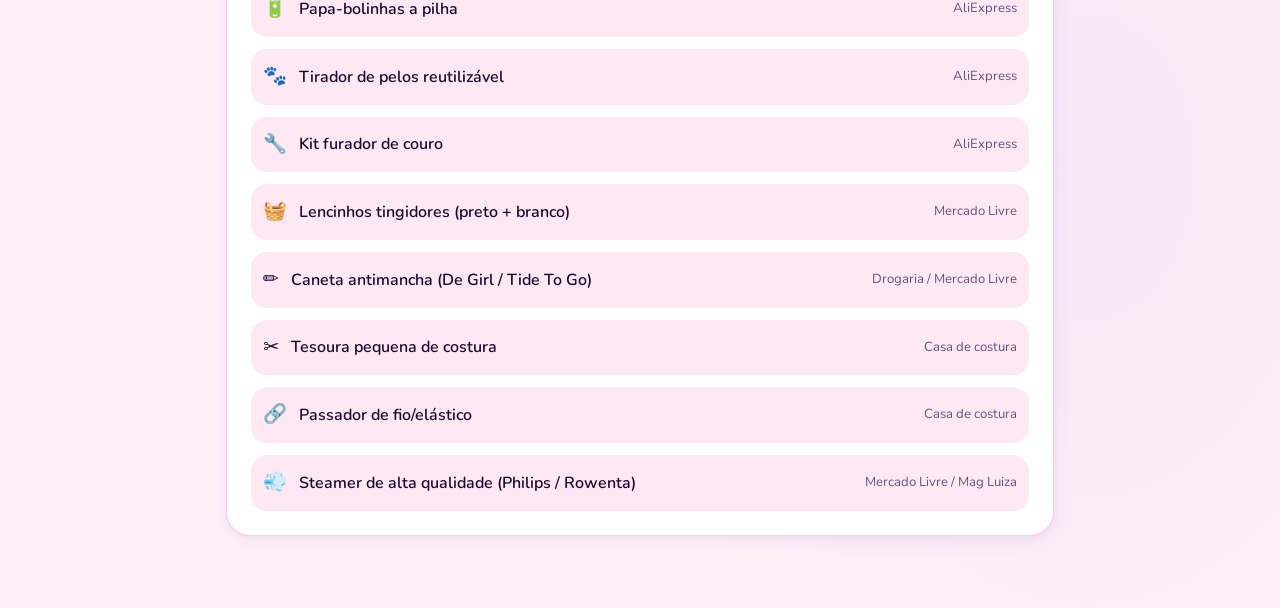
<file: utensilios.html>
<!DOCTYPE html>
<html lang="pt-BR">
<head>
  <meta charset="UTF-8">
  <meta name="viewport" content="width=device-width, initial-scale=1.0">
  <title>Utensílios Essenciais — Lavar Roupa</title>
  <meta name="description" content="7 utensílios e acessórios que vão transformar o cuidado das suas roupas no dia a dia.">
  <link rel="stylesheet" href="css/styles.css">
  <link rel="stylesheet" href="css/guide.css">
  <link rel="stylesheet" href="css/machine.css">
  <style>
    .guide-hero { background: linear-gradient(135deg, #78350F 0%, #D97706 60%, #F59E0B 100%); }
    .hero-blob { background: rgba(255,255,255,0.2); }
    .guide-nav { display:flex; gap:var(--sp-2); overflow-x:auto; padding:var(--sp-4) 0; scrollbar-width:none; }
    .guide-nav::-webkit-scrollbar { display:none; }
    .guide-nav-link { display:inline-flex; align-items:center; gap:6px; padding:var(--sp-2) var(--sp-4); background:var(--color-surface); border:2px solid var(--color-border-dark); border-radius:var(--radius-full); font-size:0.82rem; font-weight:600; color:var(--color-fg-muted); white-space:nowrap; transition:all var(--transition-fast); box-shadow:2px 2px 0px var(--color-border-dark); }
    .guide-nav-link:hover { background:var(--color-muted); color:var(--color-fg); }
    .guide-nav-link.active { background:var(--color-primary); color:white; border-color:var(--color-primary-dark); }

    /* For tools, each step = one tool. Make it look like a product card */
    .tool-highlight {
      display: flex;
      align-items: flex-start;
      gap: var(--sp-4);
      background: linear-gradient(135deg, #FFFBEB, #FEF3C7);
      border: 2px solid #FCD34D;
      border-radius: var(--radius-lg);
      padding: var(--sp-5);
      margin-bottom: var(--sp-4);
    }

    .tool-icon-big {
      width: 64px; height: 64px;
      background: var(--color-accent);
      border: 3px solid #B45309;
      border-radius: var(--radius-md);
      display: flex; align-items: center; justify-content: center;
      flex-shrink: 0;
      box-shadow: 4px 4px 0px #B45309;
    }
    .tool-icon-big svg { width: 32px; height: 32px; color: white; }

    .tool-info { flex: 1; min-width: 0; }
    .tool-name  { font-family: var(--font-heading); font-size: 1.4rem; font-weight: 700; color: #78350F; }
    .tool-sub   { font-size: 0.85rem; color: #92400E; font-weight: 500; margin-top: 4px; }

    .where-to-buy {
      display: flex;
      align-items: center;
      gap: var(--sp-2);
      padding: var(--sp-3) var(--sp-4);
      background: white;
      border: 2px solid var(--color-border-dark);
      border-radius: var(--radius-md);
      margin-top: var(--sp-4);
    }
    .where-to-buy svg { width: 18px; height: 18px; color: var(--color-primary); flex-shrink: 0; }
    .where-to-buy p  { font-size: 0.88rem; color: var(--color-fg-muted); line-height: 1.5; }
    .where-to-buy strong { color: var(--color-primary); }

    @media (max-width: 500px) {
      .tool-highlight { flex-direction: column; align-items: center; text-align: center; gap: var(--sp-3); padding: var(--sp-4); }
      .where-to-buy { align-items: flex-start; }
      .where-to-buy svg { margin-top: 2px; }
    }
  </style>
</head>
<body>
  <a href="index.html" class="guide-back-link">
    <svg xmlns="http://www.w3.org/2000/svg" width="16" height="16" viewBox="0 0 24 24" fill="none" stroke="currentColor" stroke-width="2.5" stroke-linecap="round" stroke-linejoin="round"><line x1="19" y1="12" x2="5" y2="12"/><polyline points="12 19 5 12 12 5"/></svg>
    Todos os guias
  </a>

  <div class="progress-sticky">
    <div class="container">
      <div class="progress-inner">
        <div class="progress-track-wrap">
          <div class="progress-fill" id="progressFill" style="background: linear-gradient(90deg, #78350F, #F59E0B);"></div>
        </div>
        <div class="progress-text-wrap">
          <span class="progress-pct" id="progressPct">0%</span>
          <span class="progress-steps-txt" id="progressSteps">0 de 9</span>
        </div>
        <button class="reset-btn" id="resetBtn">
          <svg xmlns="http://www.w3.org/2000/svg" viewBox="0 0 24 24" fill="none" stroke="currentColor" stroke-width="2.5" stroke-linecap="round" stroke-linejoin="round"><polyline points="1 4 1 10 7 10"/><path d="M3.51 15a9 9 0 1 0 .49-5.1"/></svg>
          Reiniciar
        </button>
      </div>
    </div>
  </div>

  <div class="container">
    <nav class="guide-nav">
      <a href="brancas.html"      class="guide-nav-link">Brancas</a>
      <a href="pretas.html"       class="guide-nav-link">Pretas</a>
      <a href="coloridas.html"    class="guide-nav-link">Coloridas</a>
      <a href="percarbonato.html" class="guide-nav-link">Percarbonato</a>
      <a href="toalha.html"       class="guide-nav-link">Toalhas</a>
      <a href="utensilios.html"   class="guide-nav-link active">Utensílios</a>
    </nav>
  </div>

  <main>
    <section class="steps-section">
      <div class="container">
        <div class="section-heading">
          <div class="section-heading-icon" style="background:#FEF3C7;">
            <svg xmlns="http://www.w3.org/2000/svg" viewBox="0 0 24 24" fill="none" stroke="#D97706" stroke-width="2" stroke-linecap="round" stroke-linejoin="round" style="width:22px;height:22px;"><path d="M14.7 6.3a1 1 0 0 0 0 1.4l1.6 1.6a1 1 0 0 0 1.4 0l3.77-3.77a6 6 0 0 1-7.94 7.94l-6.91 6.91a2.12 2.12 0 0 1-3-3l6.91-6.91a6 6 0 0 1 7.94-7.94l-3.76 3.76z"/></svg>
          </div>
          <h2>Os 9 Essenciais</h2>
        </div>

        <div class="steps-list">

          <!-- 1: Sacos de Mesh -->
          <div class="step-item" data-step-id="util-1">
            <div class="step-header">
              <div class="step-number" style="background:#D97706;border-color:#78350F;box-shadow:3px 3px 0 #78350F;">1</div>
              <div class="step-completed-icon"><svg xmlns="http://www.w3.org/2000/svg" width="22" height="22" viewBox="0 0 24 24" fill="none" stroke="currentColor" stroke-width="3" stroke-linecap="round" stroke-linejoin="round"><polyline points="20 6 9 17 4 12"/></svg></div>
              <div class="step-text">
                <div class="step-title">Sacos de mesh (tamanhos variados)</div>
                <div class="step-subtitle">Proteção absoluta para peças delicadas e íntimas</div>
              </div>
              <svg class="step-chevron" xmlns="http://www.w3.org/2000/svg" viewBox="0 0 24 24" fill="none" stroke="currentColor" stroke-width="2.5" stroke-linecap="round" stroke-linejoin="round"><polyline points="6 9 12 15 18 9"/></svg>
            </div>
            <div class="step-body">
              <div class="tool-highlight">
                <div class="tool-icon-big">
                  <svg xmlns="http://www.w3.org/2000/svg" viewBox="0 0 24 24" fill="none" stroke="currentColor" stroke-width="2" stroke-linecap="round" stroke-linejoin="round"><path d="M21 8V5a2 2 0 0 0-2-2H5a2 2 0 0 0-2 2v3m18 0v11a2 2 0 0 1-2 2H5a2 2 0 0 1-2-2V8m18 0-9 6-9-6"/></svg>
                </div>
                <div class="tool-info">
                  <div class="tool-name">Sacos de Mesh</div>
                  <div class="tool-sub">Redes de proteção com zíper</div>
                </div>
              </div>
              <p class="step-desc">
                O maior erro ao lavar roupas delicadas (rendas, sedas, sutiãs, malhas finas) é deixá-las soltas no tambor. O <strong>atrito</strong> com outras peças e com a própria máquina causa furos e desgaste precoce. O saco de mesh cria uma barreira física que permite a passagem de água e sabão, mas impede o contato agressivo. Use também para meias (para não sumirem) e peças com pedrarias.
              </p>
              <div class="where-to-buy">
                <svg xmlns="http://www.w3.org/2000/svg" viewBox="0 0 24 24" fill="none" stroke="currentColor" stroke-width="2" stroke-linecap="round" stroke-linejoin="round"><circle cx="9" cy="21" r="1"/><circle cx="20" cy="21" r="1"/><path d="M1 1h4l2.68 13.39a2 2 0 0 0 2 1.61h9.72a2 2 0 0 0 2-1.61L23 6H6"/></svg>
                <p>Compre kits com tamanhos diferentes na <strong>Shopee</strong> ou <strong>Amazon</strong>. Procure pelos que têm o zíper "escondido" (protegido por uma capinha de elástico).</p>
              </div>
              <button class="done-btn" onclick="markStepDone(this)">
                <svg xmlns="http://www.w3.org/2000/svg" width="20" height="20" viewBox="0 0 24 24" fill="none" stroke="currentColor" stroke-width="2" stroke-linecap="round" stroke-linejoin="round"><circle cx="12" cy="12" r="10"/></svg>
                Anotei!
              </button>
            </div>
          </div>

          <!-- 2: Papa-bolinhas -->
          <div class="step-item" data-step-id="util-2">
            <div class="step-header">
              <div class="step-number" style="background:#D97706;border-color:#78350F;box-shadow:3px 3px 0 #78350F;">2</div>
              <div class="step-completed-icon"><svg xmlns="http://www.w3.org/2000/svg" width="22" height="22" viewBox="0 0 24 24" fill="none" stroke="currentColor" stroke-width="3" stroke-linecap="round" stroke-linejoin="round"><polyline points="20 6 9 17 4 12"/></svg></div>
              <div class="step-text">
                <div class="step-title">Papa-bolinhas de qualidade</div>
                <div class="step-subtitle">Indispensável para tecidos de algodão</div>
              </div>
              <svg class="step-chevron" xmlns="http://www.w3.org/2000/svg" viewBox="0 0 24 24" fill="none" stroke="currentColor" stroke-width="2.5" stroke-linecap="round" stroke-linejoin="round"><polyline points="6 9 12 15 18 9"/></svg>
            </div>
            <div class="step-body">
              <div class="tool-highlight">
                <div class="tool-icon-big">
                  <svg xmlns="http://www.w3.org/2000/svg" viewBox="0 0 24 24" fill="none" stroke="currentColor" stroke-width="2" stroke-linecap="round" stroke-linejoin="round"><circle cx="12" cy="12" r="10"/><path d="M8 14s1.5 2 4 2 4-2 4-2"/><line x1="9" y1="9" x2="9.01" y2="9"/><line x1="15" y1="9" x2="15.01" y2="9"/></svg>
                </div>
                <div class="tool-info">
                  <div class="tool-name">Papa-bolinhas</div>
                  <div class="tool-sub">Removedor de bolinhas de tecido</div>
                </div>
              </div>
              <p class="step-desc">
                Todo tecido de algodão vai acumular <strong>bolinhas</strong> com o tempo de lavagem — são fibras danificadas que se enrolam. O papa-bolinhas de qualidade (funciona à pilha) passa sobre o tecido e remove essas bolinhas em segundos. A roupa volta a ficar lisa, brilhosa, como nova. 15 minutos para fazer todas as suas roupas.
              </p>
              <div class="where-to-buy">
                <svg xmlns="http://www.w3.org/2000/svg" viewBox="0 0 24 24" fill="none" stroke="currentColor" stroke-width="2" stroke-linecap="round" stroke-linejoin="round"><circle cx="9" cy="21" r="1"/><circle cx="20" cy="21" r="1"/><path d="M1 1h4l2.68 13.39a2 2 0 0 0 2 1.61h9.72a2 2 0 0 0 2-1.61L23 6H6"/></svg>
                <p>Compre no <strong>AliExpress</strong> — versões robustas e a pilha por um bom preço. Pesquise "fabric shaver" ou "removedor de bolinhas".</p>
              </div>
              <button class="done-btn" onclick="markStepDone(this)">
                <svg xmlns="http://www.w3.org/2000/svg" width="20" height="20" viewBox="0 0 24 24" fill="none" stroke="currentColor" stroke-width="2" stroke-linecap="round" stroke-linejoin="round"><circle cx="12" cy="12" r="10"/></svg>
                Anotei!
              </button>
            </div>
          </div>

          <!-- 3: Tirador de pelos de gato -->
          <div class="step-item" data-step-id="util-3">
            <div class="step-header">
              <div class="step-number" style="background:#D97706;border-color:#78350F;box-shadow:3px 3px 0 #78350F;">3</div>
              <div class="step-completed-icon"><svg xmlns="http://www.w3.org/2000/svg" width="22" height="22" viewBox="0 0 24 24" fill="none" stroke="currentColor" stroke-width="3" stroke-linecap="round" stroke-linejoin="round"><polyline points="20 6 9 17 4 12"/></svg></div>
              <div class="step-text">
                <div class="step-title">Tirador de pelos reutilizável</div>
                <div class="step-subtitle">Para quem tem pets — sustentável e não danifica</div>
              </div>
              <svg class="step-chevron" xmlns="http://www.w3.org/2000/svg" viewBox="0 0 24 24" fill="none" stroke="currentColor" stroke-width="2.5" stroke-linecap="round" stroke-linejoin="round"><polyline points="6 9 12 15 18 9"/></svg>
            </div>
            <div class="step-body">
              <div class="tool-highlight">
                <div class="tool-icon-big">
                  <svg xmlns="http://www.w3.org/2000/svg" viewBox="0 0 24 24" fill="none" stroke="currentColor" stroke-width="2" stroke-linecap="round" stroke-linejoin="round"><path d="M20.84 4.61a5.5 5.5 0 0 0-7.78 0L12 5.67l-1.06-1.06a5.5 5.5 0 0 0-7.78 7.78l1.06 1.06L12 21.23l7.78-7.78 1.06-1.06a5.5 5.5 0 0 0 0-7.78z"/></svg>
                </div>
                <div class="tool-info">
                  <div class="tool-name">Tirador de pelos reutilizável</div>
                  <div class="tool-sub">Tecido que gruda pelos sem cola</div>
                </div>
              </div>
              <p class="step-desc">
                Diferente do rolinho de cola (que precisa de refil), o tirador de pelos reutilizável é feito de um tecido especial que gruda os pelos sem cola. <strong>Não danifica o tecido</strong>, é sustentável e se limpa com água. Use antes de lavar para retirar o excesso — jogar pelo de gato na máquina entope o filtro.
              </p>
              <div class="where-to-buy">
                <svg xmlns="http://www.w3.org/2000/svg" viewBox="0 0 24 24" fill="none" stroke="currentColor" stroke-width="2" stroke-linecap="round" stroke-linejoin="round"><circle cx="9" cy="21" r="1"/><circle cx="20" cy="21" r="1"/><path d="M1 1h4l2.68 13.39a2 2 0 0 0 2 1.61h9.72a2 2 0 0 0 2-1.61L23 6H6"/></svg>
                <p>Encontrado no <strong>AliExpress</strong> — pesquise "reusable pet hair remover". Muito barato e dura anos.</p>
              </div>
              <button class="done-btn" onclick="markStepDone(this)">
                <svg xmlns="http://www.w3.org/2000/svg" width="20" height="20" viewBox="0 0 24 24" fill="none" stroke="currentColor" stroke-width="2" stroke-linecap="round" stroke-linejoin="round"><circle cx="12" cy="12" r="10"/></svg>
                Anotei!
              </button>
            </div>
          </div>

          <!-- 4: Furador de couro -->
          <div class="step-item" data-step-id="util-4">
            <div class="step-header">
              <div class="step-number" style="background:#D97706;border-color:#78350F;box-shadow:3px 3px 0 #78350F;">4</div>
              <div class="step-completed-icon"><svg xmlns="http://www.w3.org/2000/svg" width="22" height="22" viewBox="0 0 24 24" fill="none" stroke="currentColor" stroke-width="3" stroke-linecap="round" stroke-linejoin="round"><polyline points="20 6 9 17 4 12"/></svg></div>
              <div class="step-text">
                <div class="step-title">Furador de couro</div>
                <div class="step-subtitle">Para cintos, bolsas e qualquer peça de couro</div>
              </div>
              <svg class="step-chevron" xmlns="http://www.w3.org/2000/svg" viewBox="0 0 24 24" fill="none" stroke="currentColor" stroke-width="2.5" stroke-linecap="round" stroke-linejoin="round"><polyline points="6 9 12 15 18 9"/></svg>
            </div>
            <div class="step-body">
              <p class="step-desc">
                Você pode usar agulha, prego quente ou qualquer improvisação — mas existe um <strong>furador específico para couro</strong> que faz a coisa certa, do jeito certo, sem danificar. Você só pressiona e gira para criar um furo perfeito. Serve para cintos, bolsas, cadernos de couro (como o caderno da Lou Carmen), pulseiras.
              </p>
              <div class="where-to-buy">
                <svg xmlns="http://www.w3.org/2000/svg" viewBox="0 0 24 24" fill="none" stroke="currentColor" stroke-width="2" stroke-linecap="round" stroke-linejoin="round"><circle cx="9" cy="21" r="1"/><circle cx="20" cy="21" r="1"/><path d="M1 1h4l2.68 13.39a2 2 0 0 0 2 1.61h9.72a2 2 0 0 0 2-1.61L23 6H6"/></svg>
                <p>Compre no <strong>AliExpress</strong> o kit com múltiplas espessuras. Muito barato — compra uma vez e tem para sempre.</p>
              </div>
              <button class="done-btn" onclick="markStepDone(this)">
                <svg xmlns="http://www.w3.org/2000/svg" width="20" height="20" viewBox="0 0 24 24" fill="none" stroke="currentColor" stroke-width="2" stroke-linecap="round" stroke-linejoin="round"><circle cx="12" cy="12" r="10"/></svg>
                Anotei!
              </button>
            </div>
          </div>

          <!-- 5: Lencinhos preto -->
          <div class="step-item" data-step-id="util-5">
            <div class="step-header">
              <div class="step-number" style="background:#D97706;border-color:#78350F;box-shadow:3px 3px 0 #78350F;">5</div>
              <div class="step-completed-icon"><svg xmlns="http://www.w3.org/2000/svg" width="22" height="22" viewBox="0 0 24 24" fill="none" stroke="currentColor" stroke-width="3" stroke-linecap="round" stroke-linejoin="round"><polyline points="20 6 9 17 4 12"/></svg></div>
              <div class="step-text">
                <div class="step-title">Lencinhos tingidores (preto e branco)</div>
                <div class="step-subtitle">Lava e retinge ao mesmo tempo</div>
              </div>
              <svg class="step-chevron" xmlns="http://www.w3.org/2000/svg" viewBox="0 0 24 24" fill="none" stroke="currentColor" stroke-width="2.5" stroke-linecap="round" stroke-linejoin="round"><polyline points="6 9 12 15 18 9"/></svg>
            </div>
            <div class="step-body">
              <div class="tool-highlight">
                <div class="tool-icon-big" style="background:#1E293B;border-color:#0F172A;">
                  <svg xmlns="http://www.w3.org/2000/svg" viewBox="0 0 24 24" fill="none" stroke="white" stroke-width="2" stroke-linecap="round" stroke-linejoin="round"><path d="M20.38 3.46 16 2a4 4 0 0 1-8 0L3.62 3.46a2 2 0 0 0-1.34 2.23l.58 3.57a1 1 0 0 0 .99.84H6v10c0 1.1.9 2 2 2h8a2 2 0 0 0 2-2V10h2.15a1 1 0 0 0 .99-.84l.58-3.57a2 2 0 0 0-1.34-2.23z"/></svg>
                </div>
                <div class="tool-info">
                  <div class="tool-name">Lencinhos tingidores</div>
                  <div class="tool-sub">Para roupa preta e para roupa branca</div>
                </div>
              </div>
              <p class="step-desc">
                Os lencinhos tingidores vão direto no tambor durante a lavagem. Para roupa preta: devolvem a cor preta e realçam o tom. Para roupa branca: o lencinho de branqueador óptico cria o efeito visualmente branco. Vale muito a pena ter os dois em casa.
              </p>
              <div class="callout callout--warning">
                <svg xmlns="http://www.w3.org/2000/svg" viewBox="0 0 24 24" fill="none" stroke="currentColor" stroke-width="2" stroke-linecap="round" stroke-linejoin="round"><path d="M10.29 3.86L1.82 18a2 2 0 0 0 1.71 3h16.94a2 2 0 0 0 1.71-3L13.71 3.86a2 2 0 0 0-3.42 0z"/><line x1="12" y1="9" x2="12" y2="13"/><line x1="12" y1="17" x2="12.01" y2="17"/></svg>
                <div class="callout-body">
                  <div class="callout-title">Lencinho preto: só com roupas pretas</div>
                  <p>Nunca use o lencinho preto com roupas coloridas ou brancas — vai manchar de azul/preto. Só lavar junto com roupas do mesmo tom escuro.</p>
                </div>
              </div>
              <button class="done-btn" onclick="markStepDone(this)">
                <svg xmlns="http://www.w3.org/2000/svg" width="20" height="20" viewBox="0 0 24 24" fill="none" stroke="currentColor" stroke-width="2" stroke-linecap="round" stroke-linejoin="round"><circle cx="12" cy="12" r="10"/></svg>
                Anotei!
              </button>
            </div>
          </div>

          <!-- 6: Caneta antimancha -->
          <div class="step-item" data-step-id="util-6">
            <div class="step-header">
              <div class="step-number" style="background:#D97706;border-color:#78350F;box-shadow:3px 3px 0 #78350F;">6</div>
              <div class="step-completed-icon"><svg xmlns="http://www.w3.org/2000/svg" width="22" height="22" viewBox="0 0 24 24" fill="none" stroke="currentColor" stroke-width="3" stroke-linecap="round" stroke-linejoin="round"><polyline points="20 6 9 17 4 12"/></svg></div>
              <div class="step-text">
                <div class="step-title">Caneta antimancha (sempre na bolsa)</div>
                <div class="step-subtitle">O superpoder que você carrega no dia a dia</div>
              </div>
              <svg class="step-chevron" xmlns="http://www.w3.org/2000/svg" viewBox="0 0 24 24" fill="none" stroke="currentColor" stroke-width="2.5" stroke-linecap="round" stroke-linejoin="round"><polyline points="6 9 12 15 18 9"/></svg>
            </div>
            <div class="step-body">
              <div class="visual-card" style="background:linear-gradient(135deg,#7C3AED,#A855F7);">
                <div style="text-align:center;color:white;padding:20px;">
                  <div style="font-size:3rem;margin-bottom:8px;">✏️</div>
                  <div style="font-family:var(--font-heading);font-size:1.4rem;font-weight:700;">História real</div>
                  <div style="font-size:0.88rem;opacity:0.85;margin-top:8px;line-height:1.5;max-width:280px;margin-left:auto;margin-right:auto;">"Estava com amigos, calda de morango caiu na blusa branca. Passei a caneta na frente de todos — a mancha sumiu. A conversa parou."</div>
                </div>
              </div>
              <p class="step-desc">
                A <strong>caneta antimancha</strong> tem água oxigenada em formato portátil. Pressione a ponta e esfregue na mancha — funciona em qualquer lugar, na hora. O segredo para não ter mancha permanente é tratar <em>no momento em que acontece</em>. Tenha uma em cada bolsa que você usa.
              </p>
              <div class="callout callout--product">
                <svg xmlns="http://www.w3.org/2000/svg" viewBox="0 0 24 24" fill="none" stroke="currentColor" stroke-width="2" stroke-linecap="round" stroke-linejoin="round"><path d="M6 2L3 6v14a2 2 0 0 0 2 2h14a2 2 0 0 0 2-2V6l-3-4z"/><line x1="3" y1="6" x2="21" y2="6"/><path d="M16 10a4 4 0 0 1-8 0"/></svg>
                <div class="callout-body">
                  <div class="callout-title">Onde comprar no Brasil</div>
                  <div class="product-list">
                    <span class="product-tag">De Girl (Drogaria Venâncio)</span>
                    <span class="product-tag">Tide To Go (Mercado Livre)</span>
                  </div>
                </div>
              </div>
              <button class="done-btn" onclick="markStepDone(this)">
                <svg xmlns="http://www.w3.org/2000/svg" width="20" height="20" viewBox="0 0 24 24" fill="none" stroke="currentColor" stroke-width="2" stroke-linecap="round" stroke-linejoin="round"><circle cx="12" cy="12" r="10"/></svg>
                Anotei!
              </button>
            </div>
          </div>

          <!-- 7: Tesoura de costura -->
          <div class="step-item" data-step-id="util-7">
            <div class="step-header">
              <div class="step-number" style="background:#D97706;border-color:#78350F;box-shadow:3px 3px 0 #78350F;">7</div>
              <div class="step-completed-icon"><svg xmlns="http://www.w3.org/2000/svg" width="22" height="22" viewBox="0 0 24 24" fill="none" stroke="currentColor" stroke-width="3" stroke-linecap="round" stroke-linejoin="round"><polyline points="20 6 9 17 4 12"/></svg></div>
              <div class="step-text">
                <div class="step-title">Tesoura pequena de costura</div>
                <div class="step-subtitle">Para cortar fios e etiquetas sem risco</div>
              </div>
              <svg class="step-chevron" xmlns="http://www.w3.org/2000/svg" viewBox="0 0 24 24" fill="none" stroke="currentColor" stroke-width="2.5" stroke-linecap="round" stroke-linejoin="round"><polyline points="6 9 12 15 18 9"/></svg>
            </div>
            <div class="step-body">
              <p class="step-desc">
                A tesoura de costura pequena (de ponta curva ou reta) dá muito mais controle do que uma tesoura comum para <strong>cortar etiquetas</strong> que coçam, <strong>aparar fios soltos</strong> e fazer ajustes delicados. Com a tesoura grande você arrisca cortar o tecido junto — a pequena dá precisão.
              </p>
              <div class="where-to-buy">
                <svg xmlns="http://www.w3.org/2000/svg" viewBox="0 0 24 24" fill="none" stroke="currentColor" stroke-width="2" stroke-linecap="round" stroke-linejoin="round"><circle cx="9" cy="21" r="1"/><circle cx="20" cy="21" r="1"/><path d="M1 1h4l2.68 13.39a2 2 0 0 0 2 1.61h9.72a2 2 0 0 0 2-1.61L23 6H6"/></svg>
                <p>Encontrada em qualquer <strong>casa de costura</strong> ou mercado de artesanato. Custa pouquíssimo.</p>
              </div>
              <button class="done-btn" onclick="markStepDone(this)">
                <svg xmlns="http://www.w3.org/2000/svg" width="20" height="20" viewBox="0 0 24 24" fill="none" stroke="currentColor" stroke-width="2" stroke-linecap="round" stroke-linejoin="round"><circle cx="12" cy="12" r="10"/></svg>
                Anotei!
              </button>
            </div>
          </div>

          <!-- 8: Passador de fio -->
          <div class="step-item" data-step-id="util-8">
            <div class="step-header">
              <div class="step-number" style="background:#D97706;border-color:#78350F;box-shadow:3px 3px 0 #78350F;">8</div>
              <div class="step-completed-icon"><svg xmlns="http://www.w3.org/2000/svg" width="22" height="22" viewBox="0 0 24 24" fill="none" stroke="currentColor" stroke-width="3" stroke-linecap="round" stroke-linejoin="round"><polyline points="20 6 9 17 4 12"/></svg></div>
              <div class="step-text">
                <div class="step-title">Passador de fio (elástico/cadarço)</div>
                <div class="step-subtitle">Fim das gambiarras com grampos e agulhas</div>
              </div>
              <svg class="step-chevron" xmlns="http://www.w3.org/2000/svg" viewBox="0 0 24 24" fill="none" stroke="currentColor" stroke-width="2.5" stroke-linecap="round" stroke-linejoin="round"><polyline points="6 9 12 15 18 9"/></svg>
            </div>
            <div class="step-body">
              <p class="step-desc">
                Aquele cadarço ou elástico que saiu do canalzinho da roupa? Pare de usar agulha, grampo ou outras gambiarras. O <strong>passador de fio</strong> é uma mola com uma pontinha onde você prende o fio — e vai passando pelo canalzinho em segundos. Faz em 1 minuto o que levaria 5 de sofrimento.
              </p>
              <div class="callout callout--tip">
                <svg xmlns="http://www.w3.org/2000/svg" viewBox="0 0 24 24" fill="none" stroke="currentColor" stroke-width="2"><polygon points="12 2 15.09 8.26 22 9.27 17 14.14 18.18 21.02 12 17.77 5.82 21.02 7 14.14 2 9.27 8.91 8.26 12 2"/></svg>
                <div class="callout-body">
                  <div class="callout-title">Todo mundo vai te amar</div>
                  <p>Quando alguém chegar com um elástico de moletom ou cadarço de shorts pra passar, você resolve em 1 minuto. Eles vão amar você para sempre.</p>
                </div>
              </div>
              <div class="where-to-buy">
                <svg xmlns="http://www.w3.org/2000/svg" viewBox="0 0 24 24" fill="none" stroke="currentColor" stroke-width="2" stroke-linecap="round" stroke-linejoin="round"><circle cx="9" cy="21" r="1"/><circle cx="20" cy="21" r="1"/><path d="M1 1h4l2.68 13.39a2 2 0 0 0 2 1.61h9.72a2 2 0 0 0 2-1.61L23 6H6"/></svg>
                <p>Qualquer <strong>casa de costura</strong> ou <strong>Mercado Livre</strong>. Às vezes vem no kit de costura básico.</p>
              </div>
              <button class="done-btn" onclick="markStepDone(this)">
                <svg xmlns="http://www.w3.org/2000/svg" width="20" height="20" viewBox="0 0 24 24" fill="none" stroke="currentColor" stroke-width="2" stroke-linecap="round" stroke-linejoin="round"><circle cx="12" cy="12" r="10"/></svg>
                Anotei!
              </button>
            </div>
          </div>

          <!-- ITEM 9: Steamer -->
          <div class="step-item" data-step-id="util-9">
            <div class="step-header">
              <div class="step-number" style="background:#D97706;border-color:#78350F;box-shadow:3px 3px 0 #78350F;">9</div>
              <div class="step-completed-icon"><svg xmlns="http://www.w3.org/2000/svg" width="22" height="22" viewBox="0 0 24 24" fill="none" stroke="currentColor" stroke-width="3" stroke-linecap="round" stroke-linejoin="round"><polyline points="20 6 9 17 4 12"/></svg></div>
              <div class="step-text">
                <div class="step-title">Steamer de alta qualidade (vaporizador)</div>
                <div class="step-subtitle">Passa roupa sem ferro, sem queimar, sem achatar o tecido</div>
              </div>
              <svg class="step-chevron" xmlns="http://www.w3.org/2000/svg" viewBox="0 0 24 24" fill="none" stroke="currentColor" stroke-width="2.5" stroke-linecap="round" stroke-linejoin="round"><polyline points="6 9 12 15 18 9"/></svg>
            </div>
            <div class="step-body">
              <p class="step-desc">
                O <strong>steamer</strong> usa vapor para relaxar as fibras e eliminar vincos — sem contato direto, sem pressão, sem risco de queimar ou deixar brilho em tecidos delicados. É ideal para camisas sociais, vestidos, malhas e qualquer roupa que você não quer achatar com ferro quente.
              </p>
              <div class="callout callout--tip">
                <svg xmlns="http://www.w3.org/2000/svg" viewBox="0 0 24 24" fill="none" stroke="currentColor" stroke-width="2"><polygon points="12 2 15.09 8.26 22 9.27 17 14.14 18.18 21.02 12 17.77 5.82 21.02 7 14.14 2 9.27 8.91 8.26 12 2"/></svg>
                <div class="callout-body">
                  <div class="callout-title">Por que de alta qualidade?</div>
                  <p>Steamers baratos produzem vapor inconsistente e pingam água na roupa. Um bom steamer (Philips, Rowenta, Conair) aquece rápido, mantém pressão constante e dura anos. Vale o investimento — você vai usar toda semana.</p>
                </div>
              </div>
              <div class="callout callout--info">
                <svg xmlns="http://www.w3.org/2000/svg" viewBox="0 0 24 24" fill="none" stroke="currentColor" stroke-width="2" stroke-linecap="round" stroke-linejoin="round"><circle cx="12" cy="12" r="10"/><line x1="12" y1="8" x2="12" y2="12"/><line x1="12" y1="16" x2="12.01" y2="16"/></svg>
                <div class="callout-body">
                  <div class="callout-title">Como usar corretamente</div>
                  <p>Pendure a peça em um cabide. Passe o steamer de cima para baixo mantendo a cabeça a <strong>1–2 cm do tecido</strong>. Use a outra mão para esticar levemente o tecido enquanto passa. Não encoste a cabeça diretamente em tecidos sintéticos.</p>
                </div>
              </div>
              <div class="where-to-buy">
                <svg xmlns="http://www.w3.org/2000/svg" viewBox="0 0 24 24" fill="none" stroke="currentColor" stroke-width="2" stroke-linecap="round" stroke-linejoin="round"><circle cx="9" cy="21" r="1"/><circle cx="20" cy="21" r="1"/><path d="M1 1h4l2.68 13.39a2 2 0 0 0 2 1.61h9.72a2 2 0 0 0 2-1.61L23 6H6"/></svg>
                <p><strong>Philips, Rowenta ou Conair</strong> no Mercado Livre ou Magazine Luiza. Prefira modelos com reservatório ≥ 150ml para não precisar encher a cada 5 minutos.</p>
              </div>
              <button class="done-btn" onclick="markStepDone(this)">
                <svg xmlns="http://www.w3.org/2000/svg" width="20" height="20" viewBox="0 0 24 24" fill="none" stroke="currentColor" stroke-width="2" stroke-linecap="round" stroke-linejoin="round"><circle cx="12" cy="12" r="10"/></svg>
                Anotei!
              </button>
            </div>
          </div>

        </div>

        <!-- Shopping list summary -->
        <div style="background:var(--color-surface);border:var(--border-clay);border-radius:var(--radius-lg);box-shadow:var(--shadow-clay-card);padding:var(--sp-6);margin:var(--sp-8) 0;">
          <h3 style="font-family:var(--font-heading);font-size:1.8rem;color:var(--color-primary);margin-bottom:var(--sp-4);">Lista de compras completa</h3>
          <div style="display:flex;flex-direction:column;gap:var(--sp-3);">
            <div style="display:flex;align-items:center;gap:var(--sp-3);padding:var(--sp-3);background:var(--color-muted);border-radius:var(--radius-md);">
              <span style="font-size:1.2rem;">🧺</span>
              <span style="font-weight:600;">Kit de sacos de mesh variados</span>
              <span style="margin-left:auto;font-size:0.82rem;color:var(--color-fg-muted);">Amazon / Shopee</span>
            </div>
            <div style="display:flex;align-items:center;gap:var(--sp-3);padding:var(--sp-3);background:var(--color-muted);border-radius:var(--radius-md);">
              <span style="font-size:1.2rem;">🔋</span>
              <span style="font-weight:600;">Papa-bolinhas a pilha</span>
              <span style="margin-left:auto;font-size:0.82rem;color:var(--color-fg-muted);">AliExpress</span>
            </div>
            <div style="display:flex;align-items:center;gap:var(--sp-3);padding:var(--sp-3);background:var(--color-muted);border-radius:var(--radius-md);">
              <span style="font-size:1.2rem;">🐾</span>
              <span style="font-weight:600;">Tirador de pelos reutilizável</span>
              <span style="margin-left:auto;font-size:0.82rem;color:var(--color-fg-muted);">AliExpress</span>
            </div>
            <div style="display:flex;align-items:center;gap:var(--sp-3);padding:var(--sp-3);background:var(--color-muted);border-radius:var(--radius-md);">
              <span style="font-size:1.2rem;">🔧</span>
              <span style="font-weight:600;">Kit furador de couro</span>
              <span style="margin-left:auto;font-size:0.82rem;color:var(--color-fg-muted);">AliExpress</span>
            </div>
            <div style="display:flex;align-items:center;gap:var(--sp-3);padding:var(--sp-3);background:var(--color-muted);border-radius:var(--radius-md);">
              <span style="font-size:1.2rem;">🧺</span>
              <span style="font-weight:600;">Lencinhos tingidores (preto + branco)</span>
              <span style="margin-left:auto;font-size:0.82rem;color:var(--color-fg-muted);">Mercado Livre</span>
            </div>
            <div style="display:flex;align-items:center;gap:var(--sp-3);padding:var(--sp-3);background:var(--color-muted);border-radius:var(--radius-md);">
              <span style="font-size:1.2rem;">✏️</span>
              <span style="font-weight:600;">Caneta antimancha (De Girl / Tide To Go)</span>
              <span style="margin-left:auto;font-size:0.82rem;color:var(--color-fg-muted);">Drogaria / Mercado Livre</span>
            </div>
            <div style="display:flex;align-items:center;gap:var(--sp-3);padding:var(--sp-3);background:var(--color-muted);border-radius:var(--radius-md);">
              <span style="font-size:1.2rem;">✂️</span>
              <span style="font-weight:600;">Tesoura pequena de costura</span>
              <span style="margin-left:auto;font-size:0.82rem;color:var(--color-fg-muted);">Casa de costura</span>
            </div>
            <div style="display:flex;align-items:center;gap:var(--sp-3);padding:var(--sp-3);background:var(--color-muted);border-radius:var(--radius-md);">
              <span style="font-size:1.2rem;">🔗</span>
              <span style="font-weight:600;">Passador de fio/elástico</span>
              <span style="margin-left:auto;font-size:0.82rem;color:var(--color-fg-muted);">Casa de costura</span>
            </div>
            <div style="display:flex;align-items:center;gap:var(--sp-3);padding:var(--sp-3);background:var(--color-muted);border-radius:var(--radius-md);">
              <span style="font-size:1.2rem;">💨</span>
              <span style="font-weight:600;">Steamer de alta qualidade (Philips / Rowenta)</span>
              <span style="margin-left:auto;font-size:0.82rem;color:var(--color-fg-muted);">Mercado Livre / Mag Luiza</span>
            </div>
          </div>
        </div>

        <div class="completion-banner" id="completionBanner">
          <span class="completion-emoji">🎉</span>
          <h2>Kit completo!</h2>
          <p>Agora você sabe tudo que precisa para cuidar das suas roupas como uma profissional. Suas peças vão durar muito mais.</p>
          <div class="completion-actions">
            <a href="index.html" class="btn btn-white btn-lg">Ver todos os guias</a>
            <a href="brancas.html" class="btn btn-white-outline btn-lg">Começar pelas brancas →</a>
          </div>
        </div>

      </div>
    </section>
  </main>

  <script>
    function markStepDone(btn) {
      const step = btn.closest('.step-item');
      const isDone = step.classList.contains('completed');
      if (typeof markDone === 'function') markDone(step, !isDone);
    }
  </script>
  <script src="js/guide.js"></script>
  <script src="js/machines.js"></script>
</body>
</html>
</file>
<file: css/styles.css>
/* ============================================================
   LAVANTECH 🌸 — Kawaii Disney Tech Design System
   Fonts: Fredoka One (kawaii headings) + Nunito (body)
   Theme: Light Pastel · Vibrant · Magical · Fun
   ============================================================ */

@import url('https://fonts.googleapis.com/css2?family=Fredoka+One&family=Nunito:wght@400;500;600;700;800;900&family=Space+Grotesk:wght@500;600;700&display=swap');

/* ── Design Tokens ── */
:root {
  /* Core Brand */
  --color-primary:       #FF2D9F;
  --color-primary-dark:  #D4187F;
  --color-primary-light: #FFB3DC;
  --color-secondary:     #7C3AFF;
  --color-secondary-light: #C4A8FF;
  --color-accent:        #FF6B35;
  --color-accent-light:  #FFE0D4;
  --color-mint:          #00C9A7;
  --color-mint-light:    #C0FFF4;
  --color-yellow:        #FFD93D;
  --color-yellow-light:  #FFF6CC;
  --color-sky:           #4ECDC4;
  --color-sky-light:     #DCFAF8;

  /* Backgrounds */
  --color-bg:            #FFF0F7;
  --color-bg-2:          #F5EEFF;
  --color-surface:       #FFFFFF;
  --color-surface-2:     rgba(255,255,255,0.85);
  --color-muted:         #FDE8F4;
  --color-muted-2:       #EFE4FF;

  /* Borders */
  --color-border:        rgba(255,45,159,0.15);
  --color-border-dark:   rgba(255,45,159,0.25);

  /* Text */
  --color-fg:            #1A0830;
  --color-fg-muted:      #6B4F7E;
  --color-fg-light:      #B09EC0;

  /* Semantic */
  --color-error:         #FF3A5C;
  --color-error-light:   #FFEAEE;
  --color-warning:       #FF9500;
  --color-warning-light: #FFF4E0;
  --color-success:       #00C9A7;
  --color-success-light: #E0FFF9;
  --color-info:          #4E92FF;
  --color-info-light:    #E8F0FF;

  /* Glow Effects */
  --glow-pink:   0 0 20px rgba(255,45,159,0.35), 0 0 60px rgba(255,45,159,0.1);
  --glow-purple: 0 0 20px rgba(124,58,255,0.35), 0 0 60px rgba(124,58,255,0.1);
  --glow-mint:   0 0 20px rgba(0,201,167,0.35), 0 0 60px rgba(0,201,167,0.1);

  /* Shadows */
  --shadow-sm:   0 2px 10px rgba(255,45,159,0.08), 0 1px 3px rgba(0,0,0,0.04);
  --shadow-md:   0 6px 24px rgba(255,45,159,0.12), 0 2px 8px rgba(0,0,0,0.06);
  --shadow-lg:   0 12px 48px rgba(255,45,159,0.15), 0 4px 16px rgba(0,0,0,0.06);
  --shadow-card: 0 4px 20px rgba(124,58,255,0.08), 0 2px 6px rgba(0,0,0,0.04);
  --shadow-hover:0 16px 56px rgba(255,45,159,0.2), 0 6px 20px rgba(124,58,255,0.12);
  --shadow-float:0 20px 60px rgba(255,45,159,0.18), 0 8px 24px rgba(0,0,0,0.08);

  /* Radius */
  --radius-sm:   10px;
  --radius-md:   16px;
  --radius-lg:   24px;
  --radius-xl:   32px;
  --radius-2xl:  40px;
  --radius-full: 9999px;

  /* Typography */
  --font-heading: 'Fredoka One', 'Nunito', system-ui, sans-serif;
  --font-body:    'Nunito', system-ui, sans-serif;
  --font-mono:    'Space Grotesk', monospace;

  /* Spacing */
  --sp-1:  4px;  --sp-2:  8px;  --sp-3:  12px; --sp-4: 16px;
  --sp-5:  20px; --sp-6:  24px; --sp-8:  32px; --sp-10: 40px;
  --sp-12: 48px; --sp-16: 64px;

  /* Transitions */
  --ease-spring: cubic-bezier(0.34, 1.56, 0.64, 1);
  --ease-bounce: cubic-bezier(0.34, 1.8, 0.64, 1);
  --ease-out:    cubic-bezier(0.16, 1, 0.3, 1);
  --transition-fast:   150ms var(--ease-out);
  --transition-normal: 300ms var(--ease-spring);
  --transition-slow:   500ms var(--ease-spring);

  /* Legacy compat */
  --color-lavender:      #9B8ECF;
  --color-lavender-light:#EEE8FA;
  --color-secondary-old: #6B9E83;
  --shadow-clay-sm:   var(--shadow-sm);
  --shadow-clay-md:   var(--shadow-md);
  --shadow-clay-lg:   var(--shadow-lg);
  --shadow-clay-card: var(--shadow-card);
  --border-clay: 1.5px solid var(--color-border-dark);
}

/* ── Keyframe Animations ── */
@keyframes auroraShift {
  0%, 100% { background-position: 0% 50%; }
  50%       { background-position: 100% 50%; }
}

@keyframes floatBlob {
  0%, 100% { transform: translateY(0) rotate(0deg) scale(1); }
  33%       { transform: translateY(-14px) rotate(5deg) scale(1.03); }
  66%       { transform: translateY(-6px) rotate(-3deg) scale(0.98); }
}

@keyframes starFloat {
  0%        { transform: translateY(0) rotate(0deg) scale(1); opacity: 0.7; }
  50%       { transform: translateY(-20px) rotate(180deg) scale(1.2); opacity: 1; }
  100%      { transform: translateY(0) rotate(360deg) scale(1); opacity: 0.7; }
}

@keyframes sparkle {
  0%, 100% { opacity: 0.3; transform: scale(0.7) rotate(0deg); }
  50%       { opacity: 1; transform: scale(1.3) rotate(180deg); }
}

@keyframes popIn {
  from { opacity: 0; transform: scale(0.7) rotate(-5deg); }
  60%  { transform: scale(1.05) rotate(1deg); }
  to   { opacity: 1; transform: scale(1) rotate(0deg); }
}

@keyframes slideUp {
  from { opacity: 0; transform: translateY(24px); }
  to   { opacity: 1; transform: translateY(0); }
}

@keyframes gentleFloat {
  0%, 100% { transform: translateY(0) rotate(-2deg); }
  50%       { transform: translateY(-10px) rotate(2deg); }
}

@keyframes shimmer {
  0%   { background-position: -200% 0; }
  100% { background-position: 200% 0; }
}

@keyframes pulseGlow {
  0%, 100% { box-shadow: 0 0 8px rgba(255,45,159,0.4); }
  50%       { box-shadow: 0 0 24px rgba(255,45,159,0.7), 0 0 48px rgba(124,58,255,0.3); }
}

@keyframes wiggle {
  0%, 100% { transform: rotate(0deg); }
  20%       { transform: rotate(-8deg) scale(1.05); }
  40%       { transform: rotate(8deg) scale(1.05); }
  60%       { transform: rotate(-5deg); }
  80%       { transform: rotate(5deg); }
}

@keyframes bounceEmoji {
  0%   { transform: scale(0) rotate(-30deg); }
  40%  { transform: scale(1.3) rotate(8deg); }
  65%  { transform: scale(0.9) rotate(-4deg); }
  80%  { transform: scale(1.08) rotate(2deg); }
  100% { transform: scale(1) rotate(0deg); }
}

@keyframes particleRise {
  0%   { transform: translateY(0) scale(1); opacity: 0.8; }
  100% { transform: translateY(-80px) scale(0.3); opacity: 0; }
}

@keyframes confettiSpin {
  from { transform: translateY(0) rotate(0deg) scale(1); opacity: 1; }
  to   { transform: translateY(-120px) rotate(720deg) scale(0.2); opacity: 0; }
}

@keyframes heartPop {
  0%   { transform: scale(0) rotate(-20deg); opacity: 1; }
  50%  { transform: scale(1.4) rotate(10deg); opacity: 1; }
  100% { transform: scale(0) rotate(0deg) translateY(-60px); opacity: 0; }
}

@keyframes rainbowBorder {
  0%   { border-color: #FF2D9F; }
  25%  { border-color: #7C3AFF; }
  50%  { border-color: #00C9A7; }
  75%  { border-color: #FFD93D; }
  100% { border-color: #FF2D9F; }
}

@keyframes breathe {
  0%, 100% { transform: scale(1); }
  50%       { transform: scale(1.025); }
}

@keyframes bubbleFloat {
  0%   { transform: translateY(0) scale(0.8); opacity: 0; }
  10%  { opacity: 0.6; }
  85%  { opacity: 0.6; }
  100% { transform: translateY(-110vh) scale(1.2); opacity: 0; }
}

/* ── Reset ── */
*, *::before, *::after { box-sizing: border-box; margin: 0; padding: 0; }
html { scroll-behavior: smooth; -webkit-text-size-adjust: 100%; }

body {
  font-family: var(--font-body);
  background: var(--color-bg);
  color: var(--color-fg);
  line-height: 1.65;
  font-size: 16px;
  min-height: 100dvh;
  overflow-x: hidden;
  background-image:
    radial-gradient(ellipse 80% 60% at 15% 10%, rgba(255,45,159,0.06) 0%, transparent 60%),
    radial-gradient(ellipse 60% 50% at 85% 80%, rgba(124,58,255,0.05) 0%, transparent 60%),
    radial-gradient(ellipse 50% 40% at 50% 50%, rgba(0,201,167,0.03) 0%, transparent 50%);
}

img { max-width: 100%; display: block; }
a   { color: inherit; text-decoration: none; }
ul, ol { list-style: none; }

/* ── Typography ── */
h1, h2, h3, h4 {
  font-family: var(--font-heading);
  line-height: 1.2;
  letter-spacing: 0.01em;
}

h1 { font-size: clamp(2.2rem, 6vw, 3.8rem); font-weight: 400; }
h2 { font-size: clamp(1.6rem, 4vw, 2.4rem); font-weight: 400; }
h3 { font-size: clamp(1.2rem, 3vw, 1.6rem); font-weight: 400; }
h4 { font-size: 1.1rem; font-weight: 400; }
p  { font-size: 1rem; font-weight: 500; }

.text-muted   { color: var(--color-fg-muted); }
.text-primary { color: var(--color-primary); }
.text-accent  { color: var(--color-accent); }
.text-center  { text-align: center; }

/* ── Layout ── */
.container       { width: 100%; max-width: 860px; margin: 0 auto; padding: 0 var(--sp-4); }
.container--wide { max-width: 1160px; margin: 0 auto; padding: 0 var(--sp-4); }
.visually-hidden { position: absolute; width: 1px; height: 1px; overflow: hidden; clip: rect(0 0 0 0); }

/* ── Gradient Text ── */
.gradient-text {
  background: linear-gradient(135deg, var(--color-primary) 0%, var(--color-secondary) 100%);
  -webkit-background-clip: text;
  -webkit-text-fill-color: transparent;
  background-clip: text;
}

/* ── Clay Card ── */
.clay-card {
  background: var(--color-surface);
  border: 2px solid var(--color-border);
  border-radius: var(--radius-lg);
  box-shadow: var(--shadow-card);
  transition: transform var(--transition-normal), box-shadow var(--transition-normal), border-color var(--transition-normal);
}

.clay-card:hover {
  transform: translateY(-4px) rotate(-0.3deg);
  box-shadow: var(--shadow-hover);
  border-color: rgba(255,45,159,0.3);
}

/* ── Buttons ── */
.btn {
  display: inline-flex;
  align-items: center;
  gap: var(--sp-2);
  padding: var(--sp-3) var(--sp-6);
  font-family: var(--font-body);
  font-size: 1rem;
  font-weight: 800;
  border-radius: var(--radius-full);
  border: 2px solid transparent;
  cursor: pointer;
  transition: all var(--transition-normal);
  white-space: nowrap;
  touch-action: manipulation;
  min-height: 44px;
  position: relative;
  overflow: hidden;
  letter-spacing: 0.01em;
}

.btn:focus-visible { outline: 3px solid var(--color-primary); outline-offset: 3px; }

.btn::before {
  content: '';
  position: absolute;
  inset: 0;
  background: rgba(255,255,255,0.2);
  cursor: pointer;
  opacity: 0;
  transition: opacity 0.2s var(--ease-out);
  border-radius: inherit;
  will-change: opacity;
}
.btn:active::before { opacity: 1; }

.btn-primary {
  background: linear-gradient(135deg, var(--color-primary) 0%, var(--color-secondary) 100%);
  color: #fff;
  border-color: transparent;
  box-shadow: 0 4px 20px rgba(255,45,159,0.35), 0 0 0 0 rgba(255,45,159,0.3);
  will-change: transform, box-shadow;
}

.btn-primary:hover {
  transform: translateY(-3px) scale(1.03);
  box-shadow: 0 8px 32px rgba(255,45,159,0.45), 0 0 0 6px rgba(255,45,159,0.1);
  animation: wiggle 0.5s var(--ease-spring);
}

.btn-outline {
  background: var(--color-surface);
  color: var(--color-primary);
  border-color: rgba(255,45,159,0.3);
  box-shadow: var(--shadow-sm);
}

.btn-outline:hover {
  background: rgba(255,45,159,0.05);
  border-color: var(--color-primary);
  transform: translateY(-2px);
  box-shadow: var(--shadow-md);
}

.btn-ghost { background: transparent; color: var(--color-fg-muted); border: none; box-shadow: none; }
.btn-ghost:hover { background: var(--color-muted); color: var(--color-fg); }

.btn-sm  { padding: var(--sp-2) var(--sp-4); font-size: 0.875rem; min-height: 36px; }
.btn-lg  { padding: var(--sp-4) var(--sp-8); font-size: 1.1rem;   min-height: 54px; }

.btn-white {
  background: white;
  color: var(--color-primary);
  border-color: rgba(255,255,255,0.7);
  box-shadow: 0 4px 14px rgba(0,0,0,0.12);
}
.btn-white:hover { background: #FEF0F4; transform: translateY(-2px); }

.btn-white-outline {
  background: rgba(255,255,255,0.2);
  color: white;
  border-color: rgba(255,255,255,0.55);
}
.btn-white-outline:hover { background: rgba(255,255,255,0.35); }

/* ── Callout Boxes — Kawaii Style ── */
.callout {
  display: flex;
  gap: var(--sp-3);
  padding: var(--sp-4) var(--sp-5);
  border-radius: var(--radius-lg);
  border: 2px solid transparent;
  margin: var(--sp-4) 0;
  position: relative;
  overflow: hidden;
  transition: transform 0.3s var(--ease-spring);
  will-change: transform;
}

.callout:hover { transform: translateY(-2px); }

.callout::before {
  content: '';
  position: absolute;
  left: 0; top: 0; bottom: 0;
  width: 4px;
  border-radius: 4px 0 0 4px;
}

.callout-body { flex: 1; }
.callout svg  { flex-shrink: 0; margin-top: 2px; width: 20px; height: 20px; }

.callout--tip {
  background: linear-gradient(135deg, rgba(255,217,61,0.12), rgba(255,149,0,0.08));
  border-color: rgba(255,149,0,0.25);
}
.callout--tip::before { background: var(--color-warning); }
.callout--tip svg { color: var(--color-warning); }

.callout--warning {
  background: linear-gradient(135deg, rgba(255,58,92,0.1), rgba(255,58,92,0.05));
  border-color: rgba(255,58,92,0.25);
}
.callout--warning::before { background: var(--color-error); }
.callout--warning svg { color: var(--color-error); }

.callout--product {
  background: linear-gradient(135deg, rgba(0,201,167,0.12), rgba(0,201,167,0.06));
  border-color: rgba(0,201,167,0.3);
}
.callout--product::before { background: var(--color-success); }
.callout--product svg { color: var(--color-success); }

.callout--info {
  background: linear-gradient(135deg, rgba(78,146,255,0.12), rgba(78,146,255,0.06));
  border-color: rgba(78,146,255,0.25);
}
.callout--info::before { background: var(--color-info); }
.callout--info svg { color: var(--color-info); }

.callout-title {
  font-family: var(--font-body);
  font-weight: 900;
  font-size: 0.78rem;
  text-transform: uppercase;
  letter-spacing: 0.08em;
  margin-bottom: 5px;
  color: var(--color-fg);
}

.callout p { font-size: 0.93rem; color: var(--color-fg); line-height: 1.65; }
.callout strong { font-weight: 800; }

/* ── Progress Bar ── */
.progress-wrapper {
  background: var(--color-surface);
  border: 2px solid var(--color-border);
  border-radius: var(--radius-full);
  padding: var(--sp-2) var(--sp-4);
  display: flex;
  align-items: center;
  gap: var(--sp-4);
  box-shadow: var(--shadow-sm);
}

.progress-track {
  flex: 1;
  height: 12px;
  background: rgba(255,45,159,0.08);
  border-radius: var(--radius-full);
  overflow: hidden;
}

.progress-fill {
  height: 100%;
  background: linear-gradient(90deg, #FF2D9F, #A855F7, #00C9A7, #FF2D9F);
  background-size: 300% 100%;
  border-radius: var(--radius-full);
  transition: width 0.6s var(--ease-spring);
  animation: shimmer 3s linear infinite;
  width: 0%;
}

.progress-label {
  font-size: 0.9rem;
  font-weight: 800;
  background: linear-gradient(135deg, var(--color-primary), var(--color-secondary));
  -webkit-background-clip: text;
  -webkit-text-fill-color: transparent;
  background-clip: text;
  white-space: nowrap;
  min-width: 80px;
  text-align: right;
}

/* ── Step Component (base) ── */
.steps-list { display: flex; flex-direction: column; gap: var(--sp-4); }

.step-item {
  background: var(--color-surface);
  border: 2px solid var(--color-border);
  border-radius: var(--radius-xl);
  box-shadow: var(--shadow-card);
  overflow: hidden;
  transition: all var(--transition-normal);
  opacity: 0;
  transform: translateY(20px);
}

.step-item.visible {
  opacity: 1;
  transform: translateY(0);
}

.step-item.completed {
  background: linear-gradient(135deg, rgba(0,201,167,0.06) 0%, rgba(0,201,167,0.03) 100%);
  border-color: rgba(0,201,167,0.3);
}

.step-item.expanded {
  box-shadow: var(--shadow-float);
  border-color: rgba(255,45,159,0.35);
}

.step-header {
  display: flex;
  align-items: flex-start;
  gap: var(--sp-4);
  padding: var(--sp-5) var(--sp-6);
  cursor: pointer;
  user-select: none;
  -webkit-tap-highlight-color: transparent;
  transition: background var(--transition-fast);
}

.step-header:hover { background: rgba(255,45,159,0.03); }

.step-number {
  flex-shrink: 0;
  width: 44px;
  height: 44px;
  background: linear-gradient(135deg, var(--color-primary), var(--color-secondary));
  color: white;
  border-radius: var(--radius-full);
  border: 3px solid rgba(255,255,255,0.5);
  box-shadow: 0 4px 16px rgba(255,45,159,0.3);
  display: flex;
  align-items: center;
  justify-content: center;
  font-family: var(--font-heading);
  font-size: 1.1rem;
  transition: transform var(--transition-normal);
  will-change: transform;
}

.step-completed-icon {
  display: none;
  flex-shrink: 0;
  width: 44px;
  height: 44px;
  background: linear-gradient(135deg, var(--color-mint), #00A87E);
  color: white;
  border-radius: var(--radius-full);
  border: 3px solid rgba(255,255,255,0.5);
  box-shadow: 0 4px 16px rgba(0,201,167,0.3);
  align-items: center;
  justify-content: center;
  animation: popIn 0.5s var(--ease-bounce);
}

.step-item.completed .step-number         { display: none; }
.step-item.completed .step-completed-icon { display: flex; }

.step-text  { flex: 1; min-width: 0; }
.step-title {
  font-family: var(--font-heading);
  font-size: 1.1rem;
  color: var(--color-fg);
  line-height: 1.3;
  transition: color var(--transition-fast);
}

.step-item.completed .step-title {
  text-decoration: line-through;
  text-decoration-color: rgba(0,201,167,0.5);
  text-decoration-thickness: 2px;
  color: var(--color-fg-light);
}

.step-subtitle {
  font-size: 0.85rem;
  color: var(--color-fg-muted);
  margin-top: 3px;
  font-weight: 600;
}

.step-chevron {
  flex-shrink: 0;
  width: 24px;
  height: 24px;
  color: var(--color-fg-light);
  transition: transform 300ms var(--ease-spring);
  will-change: transform;
  margin-top: 8px;
}

.step-item.expanded .step-chevron { transform: rotate(180deg); }

.step-body {
  display: none;
  padding: var(--sp-5) var(--sp-6) var(--sp-6);
  padding-left: calc(var(--sp-6) + 44px + var(--sp-4));
  border-top: 2px solid rgba(255,45,159,0.08);
  background: rgba(255,240,247,0.5);
  animation: bodyReveal 300ms var(--ease-out);
}

.step-item.expanded .step-body { display: block; }

@keyframes bodyReveal {
  from { opacity: 0; transform: translateY(-10px); }
  to   { opacity: 1; transform: translateY(0); }
}

.step-desc {
  color: var(--color-fg);
  font-size: 1rem;
  line-height: 1.8;
  font-weight: 500;
}

.step-desc strong { color: var(--color-primary); font-weight: 900; }
.step-desc em     { color: var(--color-secondary); font-style: normal; font-weight: 800; }

/* ── Done Button ── */
.done-btn {
  display: inline-flex;
  align-items: center;
  gap: var(--sp-2);
  margin-top: var(--sp-5);
  padding: 14px 28px;
  border-radius: var(--radius-full);
  border: 2.5px solid rgba(255,45,159,0.25);
  background: linear-gradient(135deg, rgba(255,45,159,0.06), rgba(124,58,255,0.04));
  font-family: var(--font-body);
  font-weight: 900;
  font-size: 0.95rem;
  color: var(--color-primary);
  cursor: pointer;
  transition: all 0.4s var(--ease-spring);
  touch-action: manipulation;
  min-height: 50px;
  position: relative;
  overflow: hidden;
  letter-spacing: 0.01em;
}

.done-btn::before {
  content: '';
  position: absolute;
  inset: 0;
  background: linear-gradient(135deg, var(--color-primary), var(--color-secondary));
  opacity: 0;
  transition: opacity 0.3s;
  border-radius: inherit;
}

.done-btn:hover {
  border-color: transparent;
  color: white;
  transform: translateY(-4px) scale(1.04);
  box-shadow: 0 10px 36px rgba(255,45,159,0.3);
  animation: wiggle 0.5s var(--ease-spring);
}
.done-btn:hover::before { opacity: 1; }

.done-btn svg, .done-btn span { position: relative; z-index: 1; }
.done-btn svg { width: 20px; height: 20px; flex-shrink: 0; }

.step-item.completed .done-btn {
  background: linear-gradient(135deg, rgba(0,201,167,0.15), rgba(0,201,167,0.08));
  color: var(--color-mint);
  border-color: rgba(0,201,167,0.3);
}
.step-item.completed .done-btn::before { display: none; }

/* ── Product Tags ── */
.product-list { display: flex; flex-wrap: wrap; gap: var(--sp-2); margin-top: var(--sp-3); }

.product-tag {
  display: inline-flex;
  align-items: center;
  gap: 5px;
  padding: 5px 14px;
  background: linear-gradient(135deg, rgba(0,201,167,0.1), rgba(0,201,167,0.06));
  border: 1.5px solid rgba(0,201,167,0.35);
  border-radius: var(--radius-full);
  font-size: 0.85rem;
  font-weight: 800;
  color: #007A65;
}

/* ── Progress Sticky (guide pages) ── */
.progress-sticky {
  position: sticky;
  top: 0;
  z-index: 100;
  background: linear-gradient(135deg, rgba(255,240,247,0.97) 0%, rgba(245,238,255,0.97) 100%);
  backdrop-filter: blur(20px) saturate(1.5);
  -webkit-backdrop-filter: blur(20px) saturate(1.5);
  border-bottom: 2px solid rgba(255,45,159,0.12);
  padding: var(--sp-3) 0;
  box-shadow: 0 2px 20px rgba(255,45,159,0.08), inset 0 0 0 1px rgba(255,255,255,0.6);
}

.progress-inner {
  display: flex;
  align-items: center;
  gap: var(--sp-4);
}

.progress-track-wrap {
  flex: 1;
  height: 12px;
  background: rgba(255,45,159,0.08);
  border-radius: var(--radius-full);
  overflow: hidden;
  border: 1.5px solid rgba(255,45,159,0.12);
  box-shadow: inset 0 2px 4px rgba(0,0,0,0.04);
  position: relative;
}

.progress-fill {
  height: 100%;
  border-radius: var(--radius-full);
  background: linear-gradient(90deg, #FF2D9F, #A855F7, #00C9A7, #FF2D9F);
  background-size: 300% 100%;
  animation: shimmer 3s linear infinite;
  transition: width 0.6s var(--ease-spring);
  width: 0%;
  position: relative;
  box-shadow: 0 0 12px rgba(255,45,159,0.4);
}

.progress-fill::after {
  content: '⭐';
  position: absolute;
  top: 50%;
  right: -12px;
  transform: translateY(-50%);
  font-size: 14px;
  animation: sparkle 1.5s ease-in-out infinite;
}

.progress-text-wrap {
  display: flex;
  flex-direction: column;
  align-items: flex-end;
  min-width: 80px;
}

.progress-pct {
  font-family: var(--font-heading);
  font-size: 1.3rem;
  background: linear-gradient(135deg, var(--color-primary), var(--color-secondary));
  -webkit-background-clip: text;
  -webkit-text-fill-color: transparent;
  background-clip: text;
  line-height: 1;
}

.progress-steps-txt {
  font-size: 0.7rem;
  color: var(--color-fg-light);
  font-weight: 800;
  letter-spacing: 0.04em;
}

.reset-btn {
  display: inline-flex;
  align-items: center;
  gap: 5px;
  padding: 8px 16px;
  background: rgba(255,255,255,0.8);
  border: 2px solid rgba(255,45,159,0.15);
  border-radius: var(--radius-full);
  font-size: 0.75rem;
  font-weight: 800;
  color: var(--color-fg-muted);
  cursor: pointer;
  transition: all 0.3s var(--ease-spring);
  min-height: 36px;
  font-family: var(--font-body);
  backdrop-filter: blur(8px);
}

.reset-btn:hover {
  background: rgba(255,58,92,0.08);
  color: var(--color-error);
  border-color: rgba(255,58,92,0.3);
  transform: translateY(-1px);
}
.reset-btn svg { width: 13px; height: 13px; }

/* ── Section Divider ── */
.section-divider {
  display: flex;
  align-items: center;
  gap: var(--sp-4);
  margin: var(--sp-8) 0 var(--sp-4);
}

.section-divider-line {
  flex: 1;
  height: 2px;
  background: linear-gradient(90deg, transparent, rgba(255,45,159,0.25), rgba(124,58,255,0.25), transparent);
  border-radius: 2px;
}

.section-label {
  font-family: var(--font-heading);
  font-size: 1.2rem;
  color: var(--color-primary);
  white-space: nowrap;
}

/* ── Section Heading ── */
.steps-section { padding: var(--sp-6) 0 var(--sp-8); }

.section-heading {
  display: flex;
  align-items: center;
  gap: var(--sp-3);
  margin-bottom: var(--sp-5);
}

.section-heading-icon {
  width: 48px;
  height: 48px;
  border-radius: var(--radius-md);
  display: flex;
  align-items: center;
  justify-content: center;
  flex-shrink: 0;
  background: linear-gradient(135deg, rgba(255,45,159,0.1), rgba(124,58,255,0.1));
  border: 2px solid rgba(255,45,159,0.2);
  box-shadow: var(--shadow-sm);
  transition: transform 0.3s var(--ease-spring);
}

.section-heading-icon:hover { transform: rotate(-8deg) scale(1.08); }
.section-heading-icon svg { width: 22px; height: 22px; }
.section-heading h2 { font-size: 1.8rem; color: var(--color-fg); }

/* ── Completion Banner ── */
.completion-banner {
  display: none;
  background: linear-gradient(135deg, #FF2D9F 0%, #7C3AFF 50%, #00C9A7 100%);
  background-size: 200% 200%;
  animation: auroraShift 4s ease-in-out infinite;
  border-radius: var(--radius-2xl);
  box-shadow: 0 20px 80px rgba(255,45,159,0.35), 0 0 0 2px rgba(255,255,255,0.2);
  padding: var(--sp-12) var(--sp-8);
  text-align: center;
  color: white;
  margin-top: var(--sp-10);
  position: relative;
  overflow: hidden;
}

.completion-banner::before {
  content: '';
  position: absolute;
  top: -80px; right: -80px;
  width: 280px; height: 280px;
  background: rgba(255,255,255,0.07);
  border-radius: 50%;
}

.completion-banner::after {
  content: '';
  position: absolute;
  bottom: -60px; left: -60px;
  width: 200px; height: 200px;
  background: rgba(255,255,255,0.05);
  border-radius: 50%;
}

.completion-banner.visible { display: block; animation: popIn 0.6s var(--ease-bounce); }
.completion-banner h2 { color: white; font-size: 2.6rem; margin-bottom: var(--sp-2); text-shadow: 0 2px 12px rgba(0,0,0,0.15); }
.completion-banner p  { color: rgba(255,255,255,0.9); font-size: 1.05rem; }

.completion-emoji {
  font-size: 4rem;
  display: block;
  margin-bottom: var(--sp-4);
  animation: bounceEmoji 1s var(--ease-bounce) 400ms both;
}

.completion-actions {
  display: flex;
  gap: var(--sp-3);
  justify-content: center;
  flex-wrap: wrap;
  margin-top: var(--sp-6);
  position: relative;
  z-index: 2;
}

/* ── Guide Hero ── */
.guide-hero {
  position: relative;
  overflow: hidden;
  border-radius: 0 0 var(--radius-2xl) var(--radius-2xl);
  padding: var(--sp-12) 0 var(--sp-10);
  margin-bottom: var(--sp-8);
}

.guide-hero::before { content: ''; position: absolute; inset: 0; background: inherit; z-index: 0; }
.guide-hero .container { position: relative; z-index: 2; }

.hero-blob {
  position: absolute;
  border-radius: 50%;
  background: rgba(255,255,255,0.15);
  animation: floatBlob 7s ease-in-out infinite;
  pointer-events: none;
  z-index: 1;
  backdrop-filter: blur(2px);
}

.hero-blob-1 { width: 260px; height: 260px; top: -80px;  right: -60px;  animation-delay: 0s; }
.hero-blob-2 { width: 180px; height: 180px; bottom: -50px; left: 8%;   animation-delay: 2.5s; }
.hero-blob-3 { width: 120px; height: 120px; top: 35%; right: 22%;     animation-delay: 4.5s; }

.hero-back-btn {
  display: inline-flex;
  align-items: center;
  gap: var(--sp-2);
  padding: 9px 20px;
  background: rgba(255,255,255,0.22);
  backdrop-filter: blur(10px);
  border: 2px solid rgba(255,255,255,0.5);
  border-radius: var(--radius-full);
  color: white;
  font-weight: 800;
  font-size: 0.88rem;
  margin-bottom: var(--sp-6);
  transition: all 0.3s var(--ease-spring);
  min-height: 42px;
  cursor: pointer;
  text-decoration: none;
}

.hero-back-btn:hover {
  background: rgba(255,255,255,0.38);
  transform: translateX(-4px);
  box-shadow: 0 4px 16px rgba(0,0,0,0.1);
}
.hero-back-btn svg { width: 16px; height: 16px; }

.guide-hero-inner {
  display: flex;
  align-items: center;
  gap: var(--sp-6);
  flex-wrap: wrap;
}

.guide-hero-icon {
  width: 92px; height: 92px;
  background: rgba(255,255,255,0.22);
  backdrop-filter: blur(10px);
  border: 2.5px solid rgba(255,255,255,0.5);
  border-radius: var(--radius-xl);
  display: flex;
  align-items: center;
  justify-content: center;
  flex-shrink: 0;
  box-shadow: 0 8px 32px rgba(0,0,0,0.12), inset 0 2px 0 rgba(255,255,255,0.3);
  animation: gentleFloat 4s ease-in-out infinite;
  font-size: 2.8rem;
}

.guide-hero-icon svg { width: 44px; height: 44px; color: white; }

.guide-hero-text h1 {
  color: white;
  text-shadow: 0 2px 16px rgba(0,0,0,0.15);
  animation: slideUp 500ms var(--ease-spring) 100ms both;
}

.guide-hero-text p {
  color: rgba(255,255,255,0.92);
  font-size: 1.05rem;
  margin-top: var(--sp-2);
  line-height: 1.7;
  max-width: 520px;
  animation: slideUp 500ms var(--ease-spring) 200ms both;
  font-weight: 600;
}

.guide-tags {
  display: flex;
  gap: var(--sp-2);
  flex-wrap: wrap;
  margin-top: var(--sp-4);
  animation: slideUp 500ms var(--ease-spring) 300ms both;
}

.guide-tag {
  display: inline-flex;
  align-items: center;
  gap: 5px;
  padding: 5px 14px;
  background: rgba(255,255,255,0.2);
  border: 1.5px solid rgba(255,255,255,0.4);
  border-radius: var(--radius-full);
  font-size: 0.82rem;
  font-weight: 800;
  color: white;
  backdrop-filter: blur(6px);
}

/* ── Page Header ── */
.page-header { padding: var(--sp-8) 0 var(--sp-6); }

.back-btn {
  display: inline-flex;
  align-items: center;
  gap: var(--sp-2);
  padding: var(--sp-2) var(--sp-5);
  background: var(--color-surface);
  border: 2px solid var(--color-border);
  border-radius: var(--radius-full);
  box-shadow: var(--shadow-sm);
  font-weight: 800;
  font-size: 0.9rem;
  color: var(--color-fg-muted);
  transition: all var(--transition-fast);
  margin-bottom: var(--sp-6);
  min-height: 44px;
}

.back-btn:hover {
  color: var(--color-primary);
  background: rgba(255,45,159,0.04);
  border-color: rgba(255,45,159,0.3);
  transform: translateX(-3px);
}

/* ── Hero (simple) ── */
.hero { padding: 160px 0 var(--sp-12) !important; text-align: center; }

.hero-badge {
  display: inline-flex;
  align-items: center;
  gap: var(--sp-2);
  padding: 6px 18px;
  background: linear-gradient(135deg, rgba(0,201,167,0.12), rgba(0,201,167,0.06));
  border: 2px solid rgba(0,201,167,0.35);
  border-radius: var(--radius-full);
  font-size: 0.82rem;
  font-weight: 900;
  color: #007A65;
  margin-bottom: var(--sp-4);
}

.hero h1 { color: var(--color-primary); margin-bottom: var(--sp-4); }
.hero p {
  font-size: 1.1rem;
  color: var(--color-fg-muted);
  max-width: 520px;
  margin: 0 auto var(--sp-8);
  line-height: 1.7;
}

/* ── Floating Stars (decorative) ── */
.floating-star {
  position: fixed;
  pointer-events: none;
  animation: starFloat linear infinite;
  z-index: 0;
  opacity: 0.4;
  font-size: 1rem;
}

/* ── Reveal Animations ── */
[data-reveal] {
  opacity: 0;
  transform: translateY(16px);
  transition: opacity 0.5s var(--ease-out), transform 0.5s var(--ease-spring);
}

[data-reveal].revealed {
  opacity: 1;
  transform: translateY(0);
}

[data-reveal-delay="1"] { transition-delay: 0.08s; }
[data-reveal-delay="2"] { transition-delay: 0.16s; }
[data-reveal-delay="3"] { transition-delay: 0.24s; }
[data-reveal-delay="4"] { transition-delay: 0.32s; }

/* ── Guide "back" link — Fixed Bottom-Left Kawaii Button ── */
.guide-back-link {
  position: fixed;
  bottom: 28px;
  left: 28px;
  z-index: 999;
  display: inline-flex;
  align-items: center;
  gap: 8px;
  padding: 14px 24px;
  background: linear-gradient(135deg, rgba(255,255,255,0.92), rgba(255,240,247,0.88));
  backdrop-filter: blur(16px) saturate(1.8);
  -webkit-backdrop-filter: blur(16px) saturate(1.8);
  border: 2.5px solid rgba(255,45,159,0.22);
  border-radius: 9999px;
  font-family: var(--font-body);
  font-size: 0.88rem;
  font-weight: 900;
  color: var(--color-primary);
  text-decoration: none;
  cursor: pointer;
  box-shadow:
    0 8px 32px rgba(255,45,159,0.18),
    0 2px 8px rgba(124,58,255,0.1),
    inset 0 1px 0 rgba(255,255,255,0.9);
  transition: all 0.4s var(--ease-spring);
  animation: backBtnEntrance 0.8s var(--ease-spring) 1s both;
  letter-spacing: 0.01em;
}

.guide-back-link::before {
  content: '💖';
  font-size: 1.1rem;
  animation: heartbeat 2s ease-in-out infinite;
}

.guide-back-link svg {
  width: 16px;
  height: 16px;
  flex-shrink: 0;
  transition: transform 0.3s var(--ease-spring);
}

.guide-back-link:hover {
  transform: translateY(-5px) scale(1.06);
  border-color: var(--color-primary);
  box-shadow:
    0 16px 48px rgba(255,45,159,0.28),
    0 4px 16px rgba(124,58,255,0.15),
    0 0 0 6px rgba(255,45,159,0.08);
  background: linear-gradient(135deg, rgba(255,255,255,0.97), rgba(255,240,247,0.95));
}

.guide-back-link:hover svg {
  transform: translateX(-4px);
}

.guide-back-link:active {
  transform: translateY(-1px) scale(0.97);
}

@keyframes backBtnEntrance {
  0%   { opacity: 0; transform: translateY(30px) scale(0.7) rotate(-10deg); }
  60%  { opacity: 1; transform: translateY(-4px) scale(1.06) rotate(2deg); }
  100% { opacity: 1; transform: translateY(0) scale(1) rotate(0deg); }
}

@keyframes heartbeat {
  0%, 100% { transform: scale(1); }
  15%      { transform: scale(1.2); }
  30%      { transform: scale(1); }
  45%      { transform: scale(1.15); }
  60%      { transform: scale(1); }
}

/* ── Responsive ── */
@media (max-width: 640px) {
  .guide-hero { border-radius: 0 0 var(--radius-xl) var(--radius-xl); }
  .guide-hero-icon { width: 72px; height: 72px; font-size: 2.2rem; }
  .step-body {
    padding-left: var(--sp-6);
  }
}
</file>
<file: css/guide.css>
/* ============================================================
   LAVANTECH 🌸 — KAWAII JOURNEY PROGRESSION
   ♡ Cloud Cards · Heart Roadmap · Magical Animations ♡
   Professional · Feminine · Tech · Disney-Inspired
   ============================================================ */

/* ═══════════════════════════
   🎬 ANIMATION LIBRARY
   ═══════════════════════════ */

@keyframes cloudDrift {
  0%        { transform: translateX(0) translateY(0) scale(1); }
  25%       { transform: translateX(10px) translateY(-6px) scale(1.02); }
  50%       { transform: translateX(18px) translateY(-3px) scale(1); }
  75%       { transform: translateX(8px) translateY(-10px) scale(1.01); }
  100%      { transform: translateX(0) translateY(0) scale(1); }
}

@keyframes cloudBounce {
  0%, 100% { transform: translateY(0) rotate(-0.5deg); }
  50%       { transform: translateY(-10px) rotate(1deg); }
}

@keyframes cloudBounce2 {
  0%, 100% { transform: translateY(0) rotate(0.5deg) scale(1); }
  50%       { transform: translateY(-8px) rotate(-1deg) scale(1.04); }
}

@keyframes heartBeat {
  0%, 100% { transform: scale(1); }
  15%      { transform: scale(1.28); }
  30%      { transform: scale(1); }
  45%      { transform: scale(1.2); }
  60%      { transform: scale(1); }
}

@keyframes heartGlow {
  0%, 100% {
    filter: drop-shadow(0 0 4px rgba(255,45,159,0.3));
  }
  50% {
    filter: drop-shadow(0 0 14px rgba(255,45,159,0.7))
            drop-shadow(0 0 28px rgba(124,58,255,0.25));
  }
}

@keyframes heartFloat {
  0%   { transform: translateY(0) scale(1) rotate(0deg); opacity: 0.6; }
  50%  { transform: translateY(-12px) scale(1.06) rotate(-3deg); opacity: 0.9; }
  100% { transform: translateY(0) scale(1) rotate(0deg); opacity: 0.6; }
}

@keyframes sparkle {
  0%, 100% { opacity: 0.3; transform: scale(0.7) rotate(0deg); }
  50%       { opacity: 1; transform: scale(1.3) rotate(180deg); }
}

@keyframes shimmer {
  0%   { background-position: -200% 0; }
  100% { background-position: 200% 0; }
}

@keyframes cardEnter {
  0%   { opacity: 0; transform: scale(0.82) translateY(40px) rotate(-2deg); }
  40%  { opacity: 1; transform: scale(1.05) translateY(-6px) rotate(0.8deg); }
  70%  { transform: scale(0.98) translateY(2px) rotate(-0.3deg); }
  100% { opacity: 1; transform: scale(1) translateY(0) rotate(0deg); }
}

@keyframes cardEnterPrev {
  0%   { opacity: 0; transform: scale(0.82) translateY(40px) rotate(2deg); }
  40%  { opacity: 1; transform: scale(1.05) translateY(-6px) rotate(-0.8deg); }
  70%  { transform: scale(0.98) translateY(2px) rotate(0.3deg); }
  100% { opacity: 1; transform: scale(1) translateY(0) rotate(0deg); }
}

@keyframes completePop {
  0%   { transform: scale(0.3) rotate(-25deg); }
  50%  { transform: scale(1.3) rotate(8deg); }
  75%  { transform: scale(0.92) rotate(-3deg); }
  100% { transform: scale(1) rotate(0deg); }
}

@keyframes magicTrail {
  from { background-position: 0% 50%; }
  to   { background-position: 100% 50%; }
}

@keyframes breathe {
  0%, 100% { transform: scale(1); }
  50%       { transform: scale(1.012); }
}

@keyframes gentleFloat {
  0%, 100% { transform: translateY(0) rotate(-2deg); }
  50%       { transform: translateY(-10px) rotate(2deg); }
}

@keyframes slideUp {
  from { opacity: 0; transform: translateY(24px); }
  to   { opacity: 1; transform: translateY(0); }
}

@keyframes miniHeartRise {
  0%   { opacity: 0; transform: translateY(8px) scale(0.4); }
  15%  { opacity: 0.8; }
  75%  { opacity: 0.6; }
  100% { opacity: 0; transform: translateY(-35px) scale(0.1) rotate(20deg); }
}

@keyframes connectorFlow {
  0%   { background-position: 0% center; }
  100% { background-position: 200% center; }
}

@keyframes dotEntrance {
  0%   { opacity: 0; transform: scale(0) rotate(-30deg); }
  60%  { opacity: 1; transform: scale(1.15) rotate(5deg); }
  100% { opacity: 1; transform: scale(1) rotate(0deg); }
}

@keyframes wiggle {
  0%, 100% { transform: rotate(0deg); }
  20%       { transform: rotate(-8deg) scale(1.05); }
  40%       { transform: rotate(8deg) scale(1.05); }
  60%       { transform: rotate(-5deg); }
  80%       { transform: rotate(5deg); }
}


/* ═══════════════════════════
   🌸 GUIDE HERO
   ═══════════════════════════ */

.guide-hero {
  position: relative;
  overflow: hidden;
  border-radius: 0 0 48px 48px;
  padding: var(--sp-12) 0 var(--sp-10);
  margin-bottom: var(--sp-8);
}

.guide-hero .container { position: relative; z-index: 2; }

.hero-blob {
  position: absolute;
  border-radius: 50%;
  background: rgba(255,255,255,0.15);
  animation: cloudDrift 7s ease-in-out infinite;
  pointer-events: none;
  z-index: 1;
  backdrop-filter: blur(3px);
  will-change: transform, opacity;
}

.hero-blob-1 { width: 280px; height: 280px; top: -90px;  right: -70px;  animation-delay: 0s; }
.hero-blob-2 { width: 190px; height: 190px; bottom: -55px; left: 6%;    animation-delay: 2.5s; }
.hero-blob-3 { width: 130px; height: 130px; top: 35%; right: 22%;       animation-delay: 4.5s; }

.hero-back-btn {
  display: inline-flex;
  align-items: center;
  gap: var(--sp-2);
  padding: 9px 20px;
  background: rgba(255,255,255,0.22);
  backdrop-filter: blur(12px);
  border: 2px solid rgba(255,255,255,0.5);
  border-radius: var(--radius-full);
  color: white;
  font-weight: 900;
  font-size: 0.88rem;
  margin-bottom: var(--sp-6);
  transition: all 0.3s var(--ease-spring);
  min-height: 42px;
  cursor: pointer;
  text-decoration: none;
}

.hero-back-btn:hover {
  background: rgba(255,255,255,0.38);
  transform: translateX(-5px) scale(1.02);
  box-shadow: 0 6px 20px rgba(0,0,0,0.1);
}
.hero-back-btn svg { width: 16px; height: 16px; }

.guide-hero-inner {
  display: flex;
  align-items: center;
  gap: var(--sp-6);
  flex-wrap: wrap;
}

.guide-hero-icon {
  font-size: 3.8rem;
  display: block;
  animation: gentleFloat 4s ease-in-out infinite;
  filter: drop-shadow(0 4px 12px rgba(0,0,0,0.2));
  will-change: transform;
}

.guide-hero-title,
.guide-hero-text h1 {
  font-family: var(--font-heading);
  font-size: clamp(2.2rem, 5vw, 3.4rem);
  color: white;
  text-shadow: 0 2px 16px rgba(0,0,0,0.15);
  animation: slideUp 600ms var(--ease-spring) 100ms both;
  margin-bottom: var(--sp-3);
}

.guide-hero-subtitle,
.guide-hero-text p {
  color: rgba(255,255,255,0.92);
  font-size: 1.05rem;
  line-height: 1.7;
  max-width: 560px;
  font-weight: 600;
  animation: slideUp 600ms var(--ease-spring) 200ms both;
  margin-bottom: var(--sp-5);
}

.guide-hero-meta,
.guide-tags {
  display: flex;
  flex-wrap: wrap;
  gap: var(--sp-2);
  animation: slideUp 600ms var(--ease-spring) 300ms both;
}

.guide-meta-pill,
.guide-tag {
  display: inline-flex;
  align-items: center;
  gap: 6px;
  padding: 6px 16px;
  background: rgba(255,255,255,0.2);
  border: 1.5px solid rgba(255,255,255,0.4);
  border-radius: var(--radius-full);
  font-size: 0.82rem;
  font-weight: 800;
  color: white;
  backdrop-filter: blur(8px);
  transition: all 0.2s;
}

.guide-meta-pill:hover,
.guide-tag:hover {
  background: rgba(255,255,255,0.32);
  transform: scale(1.03);
}

@media (hover: none) {
  .guide-meta-pill:hover,
  .guide-tag:hover,
  .hero-back-btn:hover {
    transform: none;
    background: inherit;
    box-shadow: none;
  }
}

/* ═══════════════════════════
   📊 PROGRESS STICKY BAR
   ═══════════════════════════ */

.progress-sticky {
  position: sticky;
  top: 0;
  z-index: 100;
  background: linear-gradient(135deg, rgba(255,240,247,0.97) 0%, rgba(245,238,255,0.97) 100%);
  backdrop-filter: blur(20px) saturate(1.5);
  -webkit-backdrop-filter: blur(20px) saturate(1.5);
  border-bottom: 2px solid rgba(255,45,159,0.12);
  padding: var(--sp-4) 0;
  box-shadow: 0 2px 20px rgba(255,45,159,0.08), inset 0 0 0 1px rgba(255,255,255,0.6);
}

.progress-inner {
  display: flex;
  align-items: center;
  gap: var(--sp-4);
}

.progress-track-wrap {
  flex: 1;
  height: 14px;
  background: rgba(255,45,159,0.07);
  border-radius: var(--radius-full);
  overflow: hidden;
  border: 1.5px solid rgba(255,45,159,0.12);
  box-shadow: inset 0 2px 4px rgba(0,0,0,0.04), 0 1px 0 rgba(255,255,255,0.8);
  position: relative;
}

.progress-fill {
  height: 100%;
  border-radius: var(--radius-full);
  background: linear-gradient(90deg, #FF2D9F, #A855F7, #00C9A7, #FF2D9F);
  background-size: 300% 100%;
  animation: shimmer 3s linear infinite;
  transition: width 0.7s var(--ease-spring);
  width: 0%;
  position: relative;
  box-shadow: 0 0 14px rgba(255,45,159,0.5);
}

.progress-fill::after {
  content: '💖';
  position: absolute;
  top: 50%;
  right: -10px;
  transform: translateY(-50%);
  font-size: 13px;
  animation: heartBeat 2s ease-in-out infinite;
  pointer-events: none;
}

.progress-text-wrap {
  display: flex;
  flex-direction: column;
  align-items: flex-end;
  min-width: 80px;
}

.progress-pct {
  font-family: var(--font-heading);
  font-size: 1.4rem;
  background: linear-gradient(135deg, #FF2D9F, #7C3AFF);
  -webkit-background-clip: text;
  -webkit-text-fill-color: transparent;
  background-clip: text;
  line-height: 1;
}

.progress-steps-txt {
  font-size: 0.7rem;
  color: var(--color-fg-light);
  font-weight: 900;
  letter-spacing: 0.04em;
}

.reset-btn {
  display: inline-flex;
  align-items: center;
  gap: 5px;
  padding: 9px 18px;
  background: rgba(255,255,255,0.8);
  border: 2px solid rgba(255,45,159,0.15);
  border-radius: var(--radius-full);
  font-size: 0.75rem;
  font-weight: 900;
  color: var(--color-fg-muted);
  cursor: pointer;
  transition: all 0.3s var(--ease-spring);
  min-height: 36px;
  font-family: var(--font-body);
  backdrop-filter: blur(8px);
}

.reset-btn:hover {
  background: rgba(255,58,92,0.08);
  color: var(--color-error);
  border-color: rgba(255,58,92,0.3);
  transform: translateY(-2px) rotate(-3deg);
}
.reset-btn svg { width: 14px; height: 14px; }


/* ═══════════════════════════
   📝 STEPS SECTION
   ═══════════════════════════ */

.steps-section {
  padding: var(--sp-6) 0 var(--sp-10);
  position: relative;
}

.section-heading {
  display: flex;
  align-items: center;
  gap: var(--sp-3);
  margin-bottom: var(--sp-6);
}

.section-heading-icon {
  width: 52px; height: 52px;
  border-radius: var(--radius-md);
  display: flex;
  align-items: center;
  justify-content: center;
  flex-shrink: 0;
  background: linear-gradient(135deg, rgba(255,45,159,0.12), rgba(124,58,255,0.1));
  border: 2px solid rgba(255,45,159,0.2);
  box-shadow: 0 4px 16px rgba(255,45,159,0.1);
  transition: transform 0.4s var(--ease-spring);
}

.section-heading-icon:hover { transform: rotate(-8deg) scale(1.1); }

.section-heading h2 {
  font-family: var(--font-heading);
  font-size: 2rem;
  color: var(--color-fg);
  margin: 0;
}


/* ════════════════════════════════════════════════════════════
   💖💖💖 KAWAII HEART ROADMAP — Journey Progression 💖💖💖
   A beautiful cloud-container with SVG heart dots,
   winding connectors and floating sparkle particles.
   ════════════════════════════════════════════════════════════ */

.step-roadmap {
  display: flex;
  align-items: center;
  justify-content: center;
  gap: 2px;
  margin-bottom: var(--sp-8);
  padding: 28px 24px 24px;
  flex-wrap: wrap;
  position: relative;

  /* Cloud-shaped container */
  background: linear-gradient(
    160deg,
    rgba(255,240,247,0.75) 0%,
    rgba(248,235,255,0.65) 40%,
    rgba(255,245,250,0.7) 100%
  );
  border-radius: 50px 38px 44px 42px / 40px 48px 36px 46px;
  border: 2.5px solid rgba(255,45,159,0.12);
  box-shadow:
    0 10px 40px rgba(255,45,159,0.1),
    0 4px 12px rgba(124,58,255,0.06),
    inset 0 1px 0 rgba(255,255,255,0.9),
    inset 0 -1px 0 rgba(255,45,159,0.05),
    inset 0 0 50px rgba(255,240,247,0.5);
  overflow: visible;
}

/* ── Cloud Puffs on the roadmap ── */
.step-roadmap::before {
  content: '';
  position: absolute;
  top: -18px;
  left: 40px;
  width: 85px;
  height: 44px;
  background: linear-gradient(180deg, rgba(255,240,247,0.95), rgba(248,235,255,0.8));
  border-radius: 50%;
  border: 2px solid rgba(255,45,159,0.1);
  box-shadow: 0 3px 12px rgba(255,45,159,0.07), inset 0 2px 0 rgba(255,255,255,1);
  pointer-events: none;
  z-index: -1;
  animation: cloudBounce 5s ease-in-out infinite;
}

.step-roadmap::after {
  content: '';
  position: absolute;
  top: -14px;
  right: 60px;
  width: 60px;
  height: 34px;
  background: linear-gradient(180deg, rgba(248,235,255,0.9), rgba(255,240,247,0.75));
  border-radius: 50%;
  border: 2px solid rgba(124,58,255,0.08);
  box-shadow: 0 3px 10px rgba(124,58,255,0.05), inset 0 2px 0 rgba(255,255,255,1);
  pointer-events: none;
  z-index: -1;
  animation: cloudBounce2 6.5s ease-in-out infinite 1.5s;
}

/* Floating mini hearts */
.roadmap-float-heart {
  position: absolute;
  pointer-events: none;
  font-size: 0.65rem;
  opacity: 0;
  animation: miniHeartRise 3s ease-in-out infinite;
  z-index: 0;
}

.step-dot-wrap {
  display: flex;
  align-items: center;
  gap: 0;
  position: relative;
  z-index: 1;
}

/* ── Heart-Shaped Step Dot ── */
.step-dot {
  width: 48px;
  height: 48px;
  border: none;
  background: none;
  cursor: pointer;
  position: relative;
  display: flex;
  align-items: center;
  justify-content: center;
  transition: all 0.4s var(--ease-spring);
  padding: 0;
  outline: none;
  flex-shrink: 0;
  z-index: 2;
}

/* SVG heart behind the number — injected by JS */
.step-dot .heart-bg {
  position: absolute;
  inset: 0;
  z-index: 0;
  transition: all 0.4s var(--ease-spring);
  filter: drop-shadow(0 3px 6px rgba(255,45,159,0.15));
}

.step-dot .heart-bg path {
  transition: fill 0.4s, stroke 0.4s;
  fill: white;
  stroke: rgba(255,45,159,0.3);
  stroke-width: 1;
}

.step-dot span {
  position: relative;
  z-index: 2;
  font-family: var(--font-heading);
  font-size: 0.88rem;
  color: var(--color-fg-muted);
  margin-top: -1px;
  transition: all 0.3s;
  user-select: none;
}

/* Hover */
.step-dot:hover {
  transform: scale(1.18) translateY(-4px);
}
.step-dot:hover .heart-bg {
  filter: drop-shadow(0 6px 14px rgba(255,45,159,0.25));
}
.step-dot:hover .heart-bg path {
  fill: #FFF0F7;
  stroke: rgba(255,45,159,0.5);
}

/* Active */
.step-dot.active {
  transform: scale(1.22);
  animation: heartGlow 2s ease-in-out infinite;
}
.step-dot.active .heart-bg path {
  fill: url(#heartGradActive);
  stroke: none;
}
.step-dot.active span {
  color: white;
  text-shadow: 0 1px 4px rgba(0,0,0,0.2);
  font-size: 0.95rem;
}

/* Active sparkle */
.step-dot.active::after {
  content: '✦';
  position: absolute;
  top: -5px;
  right: -2px;
  font-size: 0.55rem;
  color: #FFD93D;
  animation: sparkle 1.8s ease-in-out infinite;
  z-index: 3;
}

/* Completed */
.step-dot.completed .heart-bg path {
  fill: url(#heartGradDone);
  stroke: none;
}
.step-dot.completed span { display: none; }
.step-dot.completed::after {
  content: '✓';
  position: absolute;
  top: 50%;
  left: 50%;
  transform: translate(-50%, -55%);
  font-size: 1rem;
  font-weight: 900;
  color: white;
  z-index: 3;
  text-shadow: 0 1px 3px rgba(0,0,0,0.15);
  animation: none;
}

/* ── Winding Connector ── */
.step-dot-connector {
  width: 26px;
  height: 16px;
  flex-shrink: 0;
  position: relative;
  overflow: visible;
}

.step-dot-connector svg {
  position: absolute;
  inset: 0;
  width: 100%;
  height: 100%;
}

.step-dot-connector svg path {
  stroke: rgba(255,45,159,0.18);
  stroke-width: 2.5;
  stroke-linecap: round;
  fill: none;
  transition: stroke 0.5s, stroke-width 0.5s;
}

.step-dot-connector.completed svg path {
  stroke: #00C9A7;
  stroke-width: 3;
  filter: drop-shadow(0 0 4px rgba(0,201,167,0.4));
}

/* Tiny floating heart on connector */
.step-dot-connector::after {
  content: '♡';
  position: absolute;
  top: -2px;
  left: 50%;
  transform: translateX(-50%);
  font-size: 0.45rem;
  color: rgba(255,45,159,0.35);
  transition: all 0.4s;
  pointer-events: none;
  animation: heartFloat 3s ease-in-out infinite;
}

.step-dot-connector.completed::after {
  content: '💚';
  font-size: 0.5rem;
  color: #00C9A7;
  top: -4px;
}


/* ════════════════════════════════════════════════════════════
   ☁️ CLOUD-SHAPED STEP CARDS — Storybook Carousel ☁️
   ════════════════════════════════════════════════════════════ */

.steps-list {
  position: relative;
  min-height: 300px;
}

.step-item {
  display: none;
  position: relative;
  overflow: visible;
  margin-top: 36px;

  /* ☁️ Cloud-filled card — full bubbly cloud texture background ☁️ */
  background:
    /* Large cloud blobs */
    radial-gradient(ellipse 120px 90px at 15% 20%, rgba(255,200,230,0.35) 0%, transparent 70%),
    radial-gradient(ellipse 140px 100px at 85% 15%, rgba(220,200,255,0.3) 0%, transparent 70%),
    radial-gradient(ellipse 100px 80px at 50% 50%, rgba(255,210,240,0.25) 0%, transparent 70%),
    radial-gradient(ellipse 130px 90px at 80% 75%, rgba(230,210,255,0.3) 0%, transparent 70%),
    radial-gradient(ellipse 110px 80px at 20% 80%, rgba(255,195,225,0.3) 0%, transparent 70%),
    /* Medium cloud puffs */
    radial-gradient(ellipse 70px 55px at 35% 35%, rgba(255,220,240,0.35) 0%, transparent 70%),
    radial-gradient(ellipse 80px 60px at 65% 40%, rgba(235,220,255,0.3) 0%, transparent 70%),
    radial-gradient(ellipse 65px 50px at 45% 70%, rgba(255,215,235,0.3) 0%, transparent 70%),
    radial-gradient(ellipse 75px 55px at 10% 50%, rgba(240,215,255,0.28) 0%, transparent 70%),
    radial-gradient(ellipse 85px 65px at 90% 50%, rgba(255,205,230,0.28) 0%, transparent 70%),
    /* Small sparkle dots */
    radial-gradient(circle 25px at 25% 25%, rgba(255,180,220,0.2) 0%, transparent 70%),
    radial-gradient(circle 20px at 72% 30%, rgba(200,180,255,0.2) 0%, transparent 70%),
    radial-gradient(circle 22px at 55% 85%, rgba(255,190,225,0.2) 0%, transparent 70%),
    radial-gradient(circle 18px at 30% 65%, rgba(210,190,255,0.2) 0%, transparent 70%),
    radial-gradient(circle 28px at 75% 60%, rgba(255,200,235,0.18) 0%, transparent 70%),
    /* Base gradient */
    linear-gradient(
      155deg,
      rgba(255,255,255,0.97) 0%,
      rgba(255,242,249,0.95) 30%,
      rgba(248,238,255,0.93) 60%,
      rgba(255,250,253,0.96) 100%
    );
  border: none;
  border-radius: 36px 28px 32px 30px / 30px 36px 28px 34px;
  box-shadow:
    0 16px 64px rgba(255,45,159,0.13),
    0 6px 20px rgba(124,58,255,0.08),
    inset 0 0 0 1px rgba(255,255,255,0.6),
    inset 0 0 100px rgba(255,240,247,0.4);
  backdrop-filter: blur(14px);
  -webkit-backdrop-filter: blur(14px);

  /* Subtle breathing */
  animation-name: breathe;
  animation-duration: 4.5s;
  animation-timing-function: ease-in-out;
  animation-iteration-count: infinite;
  animation-play-state: paused;
}

.step-item.active-card,
.step-item.active-card-prev {
  animation-play-state: running;
}

/* ── Cloud Puffs — 16 bubbles surrounding the whole card! ── */
.cloud-puff {
  position: absolute;
  background: rgba(255,245,250,0.98);
  border-radius: 50%;
  pointer-events: none;
  z-index: 0;
  box-shadow: 0 4px 16px rgba(255,45,159,0.06), inset 2px 2px 0 rgba(255,255,255,1);
  border: 1.5px solid rgba(255,45,159,0.06);
  will-change: transform;
}

.step-item:not(.active-card):not(.active-card-prev) .cloud-puff {
  animation-play-state: paused !important;
}

/* Base animation mixins applied to the puffs */
.cloud-puff:nth-child(even) { animation: cloudBounce 6s ease-in-out infinite; }
.cloud-puff:nth-child(odd)  { animation: cloudBounce2 5.5s ease-in-out infinite; }
.cloud-puff:nth-child(3n)   { animation-duration: 7s; }
.cloud-puff:nth-child(4n)   { animation-duration: 5s; }

/* ── Positioning 16 puffs around the perimeter ── */
/* Top edge */
.cloud-puff-1 { top: -20px; left: 5%; width: 80px; height: 50px; animation-delay: 0.1s; }
.cloud-puff-2 { top: -26px; left: 25%; width: 100px; height: 60px; animation-delay: 0.5s; }
.cloud-puff-3 { top: -18px; left: 50%; width: 90px; height: 55px; animation-delay: 1.2s; }
.cloud-puff-4 { top: -22px; left: 75%; width: 85px; height: 52px; animation-delay: 0.7s; }

/* Right edge */
.cloud-puff-5 { top: 5%; right: -20px; width: 50px; height: 80px; animation-delay: 2.1s; border-right: 2.5px solid rgba(255,45,159,0.12); }
.cloud-puff-6 { top: 30%; right: -25px; width: 60px; height: 100px; animation-delay: 0.4s; border-right: 2.5px solid rgba(255,45,159,0.12); }
.cloud-puff-7 { top: 60%; right: -18px; width: 48px; height: 85px; animation-delay: 1.5s; border-right: 2.5px solid rgba(255,45,159,0.12); }
.cloud-puff-8 { bottom: 5%; right: -22px; width: 55px; height: 90px; animation-delay: 3.0s; border-right: 2.5px solid rgba(255,45,159,0.12); }

/* Bottom edge */
.cloud-puff-9 { bottom: -24px; right: 10%; width: 95px; height: 55px; animation-delay: 0.2s; border-bottom: 2.5px solid rgba(255,45,159,0.12); }
.cloud-puff-10{ bottom: -18px; right: 35%; width: 80px; height: 48px; animation-delay: 1.9s; border-bottom: 2.5px solid rgba(255,45,159,0.12); }
.cloud-puff-11{ bottom: -22px; right: 60%; width: 100px; height: 60px; animation-delay: 0.8s; border-bottom: 2.5px solid rgba(255,45,159,0.12); }
.cloud-puff-12{ bottom: -16px; left: 10%; width: 75px; height: 45px; animation-delay: 2.5s; border-bottom: 2.5px solid rgba(255,45,159,0.12); }

/* Left edge */
.cloud-puff-13{ bottom: 15%; left: -20px; width: 48px; height: 80px; animation-delay: 1.1s; border-left: 2.5px solid rgba(255,45,159,0.12); }
.cloud-puff-14{ top: 55%; left: -26px; width: 65px; height: 110px; animation-delay: 0.3s; border-left: 2.5px solid rgba(255,45,159,0.12); }
.cloud-puff-15{ top: 25%; left: -18px; width: 45px; height: 75px; animation-delay: 2.2s; border-left: 2.5px solid rgba(255,45,159,0.12); }
.cloud-puff-16{ top: 2%; left: -22px; width: 55px; height: 85px; animation-delay: 0.9s; border-left: 2.5px solid rgba(255,45,159,0.12); }

/* (Rainbow accent removed by user request) */

.step-item.active-card {
  display: block !important;
  animation: cardEnter 0.7s var(--ease-spring) both;
}

.step-item.active-card-prev {
  display: block !important;
  animation: cardEnterPrev 0.7s var(--ease-spring) both;
}

.step-item.completed {
  background:
    radial-gradient(ellipse 120px 90px at 15% 20%, rgba(180,255,230,0.3) 0%, transparent 70%),
    radial-gradient(ellipse 140px 100px at 85% 15%, rgba(150,240,210,0.25) 0%, transparent 70%),
    radial-gradient(ellipse 100px 80px at 50% 50%, rgba(170,255,225,0.2) 0%, transparent 70%),
    radial-gradient(ellipse 130px 90px at 80% 75%, rgba(160,245,215,0.25) 0%, transparent 70%),
    radial-gradient(ellipse 80px 60px at 35% 70%, rgba(140,240,200,0.22) 0%, transparent 70%),
    linear-gradient(
      155deg,
      rgba(240,255,250,0.97) 0%,
      rgba(220,255,242,0.95) 40%,
      rgba(200,255,235,0.92) 100%
    );
  border-color: rgba(0,201,167,0.25);
}

/* .step-item.completed::before removed */


/* ── Step Card Hero ── */
.step-card-hero {
  display: flex;
  align-items: center;
  gap: 18px;
  padding: 48px 48px 24px;
  position: relative;
  z-index: 2;
}

.step-card-hero::after {
  content: '';
  position: absolute;
  bottom: 0;
  left: 48px;
  right: 48px;
  height: 2px;
  background: linear-gradient(90deg, rgba(255,45,159,0.15), rgba(124,58,255,0.1), transparent);
}

.step-number {
  flex-shrink: 0;
  width: 48px;
  height: 48px;
  border-radius: 50%;
  display: flex;
  align-items: center;
  justify-content: center;
  font-family: var(--font-heading);
  font-size: 1.2rem;
  color: white;
  background: linear-gradient(135deg, #FF2D9F, #FF69B4, #7C3AFF);
  box-shadow:
    0 6px 20px rgba(255,45,159,0.3),
    0 0 0 3px rgba(255,45,159,0.08),
    inset 0 1px 0 rgba(255,255,255,0.3);
  position: relative;
  animation: gentleFloat 3.5s ease-in-out infinite;
}

.step-number::after {
  content: '💖';
  position: absolute;
  top: -5px;
  right: -5px;
  font-size: 0.65rem;
  animation: heartBeat 2.5s ease-in-out infinite;
}

.step-completed-icon {
  display: none;
  flex-shrink: 0;
  width: 48px;
  height: 48px;
  background: linear-gradient(135deg, #00C9A7, #00A87E);
  color: white;
  border-radius: 50%;
  box-shadow:
    0 6px 20px rgba(0,201,167,0.3),
    0 0 0 3px rgba(0,201,167,0.08);
  align-items: center;
  justify-content: center;
  animation: completePop 0.6s var(--ease-bounce);
}

.step-item.completed .step-number         { display: none; }
.step-item.completed .step-completed-icon { display: flex; }

.step-text { flex: 1; min-width: 0; }

.step-title {
  font-family: var(--font-heading);
  font-size: 1.35rem;
  color: var(--color-fg);
  line-height: 1.3;
}

.step-item.completed .step-title {
  text-decoration: line-through;
  text-decoration-color: rgba(0,201,167,0.5);
  text-decoration-thickness: 2.5px;
  color: var(--color-fg-light);
}

.step-subtitle {
  font-size: 0.9rem;
  color: var(--color-fg-muted);
  margin-top: 4px;
  font-weight: 700;
}

/* ── Step Header (hidden in carousel mode) ── */
.step-header { display: none !important; }
.step-chevron { display: none; }

/* ── Step Body ── */
.step-body {
  display: block !important;
  padding: 24px 48px 44px !important;
  border-top: none !important;
  background: transparent !important;
  position: relative;
  z-index: 2;
}

.step-item.expanded .step-body { display: block !important; }

.step-desc {
  color: var(--color-fg);
  font-size: 1.02rem;
  line-height: 1.85;
  font-weight: 500;
}

.step-desc strong { color: #D4187F; font-weight: 900; }
.step-desc em     { color: #5B21B6; font-style: normal; font-weight: 800; }


/* ── Callouts ── */
.callout {
  display: flex;
  gap: var(--sp-3);
  padding: var(--sp-4) var(--sp-5);
  border-radius: 22px 16px 20px 18px / 18px 22px 16px 20px;
  border: 2px solid transparent;
  margin: var(--sp-4) 0;
  position: relative;
  overflow: hidden;
  transition: transform 0.3s var(--ease-spring), box-shadow 0.3s;
}

.callout:hover {
  transform: scale(1.015) rotateZ(-0.2deg);
  box-shadow: 0 6px 24px rgba(0,0,0,0.06);
}

.callout::before {
  content: '';
  position: absolute;
  left: 0; top: 0; bottom: 0;
  width: 5px;
  border-radius: 5px 0 0 5px;
}

.callout-body { flex: 1; }
.callout svg  { flex-shrink: 0; margin-top: 2px; width: 20px; height: 20px; }

.callout--tip {
  background: linear-gradient(135deg, rgba(255,217,61,0.12), rgba(255,149,0,0.07));
  border-color: rgba(255,149,0,0.25);
}
.callout--tip::before { background: linear-gradient(180deg, #FFD93D, #FF9500); }
.callout--tip svg { color: #FF9500; }

.callout--warning {
  background: linear-gradient(135deg, rgba(255,58,92,0.1), rgba(255,58,92,0.05));
  border-color: rgba(255,58,92,0.25);
}
.callout--warning::before { background: linear-gradient(180deg, #FF3A5C, #CC1F3A); }
.callout--warning svg { color: #FF3A5C; }

.callout--product {
  background: linear-gradient(135deg, rgba(0,201,167,0.12), rgba(0,201,167,0.06));
  border-color: rgba(0,201,167,0.3);
}
.callout--product::before { background: linear-gradient(180deg, #00C9A7, #008F77); }
.callout--product svg { color: #00A87E; }

.callout--info {
  background: linear-gradient(135deg, rgba(78,146,255,0.12), rgba(78,146,255,0.06));
  border-color: rgba(78,146,255,0.25);
}
.callout--info::before { background: linear-gradient(180deg, #4E92FF, #2563EB); }
.callout--info svg { color: #4E92FF; }

.callout-title {
  font-family: var(--font-body);
  font-weight: 900;
  font-size: 0.78rem;
  text-transform: uppercase;
  letter-spacing: 0.09em;
  margin-bottom: 5px;
  color: var(--color-fg);
}

.callout p { font-size: 0.93rem; color: var(--color-fg); line-height: 1.65; }
.callout strong { font-weight: 900; }


/* ── Done Button ── */
.done-btn {
  display: inline-flex;
  align-items: center;
  gap: var(--sp-2);
  margin-top: var(--sp-5);
  padding: 15px 32px;
  border-radius: var(--radius-full);
  border: 2.5px solid rgba(255,45,159,0.25);
  background: linear-gradient(135deg, rgba(255,45,159,0.06), rgba(124,58,255,0.04));
  font-family: var(--font-body);
  font-weight: 900;
  font-size: 0.95rem;
  color: var(--color-primary);
  cursor: pointer;
  transition: all 0.4s var(--ease-spring);
  touch-action: manipulation;
  box-shadow: 0 4px 16px rgba(255,45,159,0.1);
  min-height: 52px;
  position: relative;
  overflow: hidden;
}

.done-btn::before {
  content: '';
  position: absolute;
  inset: 0;
  background: linear-gradient(135deg, #FF2D9F, #FF69B4, #7C3AFF);
  opacity: 0;
  transition: opacity 0.3s;
  border-radius: inherit;
}

.done-btn:hover {
  border-color: transparent;
  color: white;
  transform: translateY(-5px) scale(1.05);
  box-shadow: 0 12px 40px rgba(255,45,159,0.3), 0 0 0 8px rgba(255,45,159,0.08);
  animation: wiggle 0.5s var(--ease-spring);
}
.done-btn:hover::before { opacity: 1; }
.done-btn:active { transform: translateY(-1px) scale(0.97); }

.done-btn svg, .done-btn span { position: relative; z-index: 1; }
.done-btn svg { width: 22px; height: 22px; flex-shrink: 0; transition: all 0.3s; }

.step-item.completed .done-btn {
  background: linear-gradient(135deg, rgba(0,201,167,0.12), rgba(0,201,167,0.06));
  color: #00A87E;
  border-color: rgba(0,201,167,0.3);
  box-shadow: 0 4px 14px rgba(0,201,167,0.1);
}
.step-item.completed .done-btn::before { display: none; }


/* ═══════════════════════════
   🎮 CAROUSEL NAVIGATION
   ═══════════════════════════ */

.step-nav {
  display: flex;
  align-items: center;
  justify-content: center;
  gap: var(--sp-5);
  margin-top: 48px;
  padding: 0 var(--sp-2) var(--sp-6);
}

.step-nav-btn {
  display: inline-flex;
  align-items: center;
  gap: var(--sp-2);
  padding: 14px 30px;
  /* Cloud-shaped button */
  border-radius: 28px 20px 24px 26px / 24px 28px 20px 24px;
  border: 2.5px solid rgba(255,45,159,0.18);
  background: linear-gradient(135deg, rgba(255,255,255,0.96), rgba(255,242,249,0.92));
  font-family: var(--font-body);
  font-weight: 900;
  font-size: 0.95rem;
  color: var(--color-fg-muted);
  cursor: pointer;
  transition: all 0.4s var(--ease-spring);
  min-height: 52px;
  box-shadow: 0 4px 16px rgba(255,45,159,0.07);
  backdrop-filter: blur(8px);
  position: relative;
  overflow: visible;
}

/* Mini cloud puff on nav btn */
.step-nav-btn::after {
  content: '';
  position: absolute;
  top: -7px;
  right: 14px;
  width: 24px;
  height: 13px;
  background: rgba(255,242,249,0.85);
  border-radius: 50%;
  border: 1.5px solid rgba(255,45,159,0.06);
  pointer-events: none;
  opacity: 0.8;
  transition: opacity 0.3s;
}

.step-nav-btn:hover {
  background: linear-gradient(135deg, rgba(255,45,159,0.06), rgba(124,58,255,0.04));
  border-color: rgba(255,45,159,0.3);
  color: var(--color-primary);
  transform: translateY(-3px) scale(1.04);
  box-shadow: 0 10px 32px rgba(255,45,159,0.15);
}
.step-nav-btn:hover::after { opacity: 1; }
.step-nav-btn:active { transform: translateY(0) scale(0.97); }

.step-nav-btn:disabled {
  opacity: 0.35;
  cursor: not-allowed;
  transform: none;
  pointer-events: none;
}

.step-nav-btn svg {
  width: 18px; height: 18px;
  transition: transform 0.3s var(--ease-spring);
}

.step-nav-btn.prev:hover svg { transform: translateX(-5px); }
.step-nav-btn.next:hover svg { transform: translateX(5px); }

.step-nav-counter {
  font-family: var(--font-heading);
  font-size: 1.15rem;
  background: linear-gradient(135deg, #FF2D9F, #7C3AFF);
  -webkit-background-clip: text;
  -webkit-text-fill-color: transparent;
  background-clip: text;
  min-width: 64px;
  text-align: center;
  position: relative;
}

.step-nav-counter::before {
  content: '💗';
  position: absolute;
  left: -14px;
  top: 50%;
  transform: translateY(-50%);
  font-size: 0.55rem;
  animation: heartFloat 3s ease-in-out infinite;
}

.step-nav-counter::after {
  content: '💗';
  position: absolute;
  right: -14px;
  top: 50%;
  transform: translateY(-50%);
  font-size: 0.55rem;
  animation: heartFloat 3s ease-in-out infinite 1.5s;
}


/* ── Product List ── */
.product-list { display: flex; flex-wrap: wrap; gap: var(--sp-2); margin-top: var(--sp-3); }

.product-tag {
  display: inline-flex;
  align-items: center;
  gap: 5px;
  padding: 6px 16px;
  background: linear-gradient(135deg, rgba(0,201,167,0.12), rgba(0,201,167,0.06));
  border: 1.5px solid rgba(0,201,167,0.35);
  border-radius: var(--radius-full);
  font-size: 0.85rem;
  font-weight: 900;
  color: #007A65;
  transition: all 0.2s;
}

.product-tag:hover {
  background: linear-gradient(135deg, rgba(0,201,167,0.2), rgba(0,201,167,0.12));
  transform: scale(1.04);
}


/* ═══════════════════════════
   📱 RESPONSIVE
   ═══════════════════════════ */

@media (max-width: 640px) {
  .guide-hero { border-radius: 0 0 28px 28px; }

  .step-card-hero { padding: 36px 28px 18px; gap: 14px; }
  .step-card-hero::after { left: 28px; right: 28px; }
  .step-body { padding: 18px 28px 32px !important; }

  .step-dot { width: 38px; height: 38px; }
  .step-dot span { font-size: 0.75rem; }
  .step-dot-connector { width: 14px; }

  .step-roadmap {
    padding: 20px 14px 16px;
    border-radius: 28px 22px 26px 24px / 24px 28px 22px 26px;
  }
  .step-roadmap::before,
  .step-roadmap::after { display: none; }

  .step-nav-btn { padding: 12px 20px; font-size: 0.88rem; }
  .step-nav-btn::after { display: none; }
  .step-number, .step-completed-icon { width: 42px; height: 42px; }
  .step-number { font-size: 1.1rem; }
  .step-title { font-size: 1.15rem; }
  .step-subtitle { font-size: 0.82rem; }
  .step-nav-counter::before,
  .step-nav-counter::after { display: none; }

  .step-item {
    border-radius: 28px 22px 26px 24px / 24px 28px 22px 26px;
    margin-top: 26px;
  }
  .step-item::after { width: 65px; height: 36px; top: -16px; left: 16px; }
  .step-item .cloud-puff-2 { width: 48px; height: 28px; top: -10px; right: 28px; }
  .step-item .cloud-puff-3 { display: none; }
}
</file>
<file: css/machine.css>
/* ============================================================
   LAVANTECH — Machine Selector & Timer
   Premium feminine modern tech aesthetic
   ============================================================ */

/* ── Animações ── */
@keyframes mwPanelSlide {
  from { opacity: 0; transform: translateY(-10px); }
  to   { opacity: 1; transform: translateY(0); }
}

@keyframes mwPulse {
  0%, 100% { box-shadow: 0 0 0 0 rgba(236,72,153,0.3); }
  50%       { box-shadow: 0 0 0 8px rgba(236,72,153,0); }
}

@keyframes mwTimerTick {
  0%, 100% { opacity: 1; }
  50%       { opacity: 0.6; }
}

@keyframes mwCelebrate {
  0%   { transform: scale(1); }
  20%  { transform: scale(1.015); }
  40%  { transform: scale(0.995); }
  60%  { transform: scale(1.005); }
  100% { transform: scale(1); }
}

@keyframes mwAlertSlide {
  from { opacity: 0; transform: translateY(-6px); }
  to   { opacity: 1; transform: translateY(0); }
}

@keyframes mwWarnBlink {
  0%, 100% { color: #FB7185; }
  50%       { color: #FDA4AF; }
}

@keyframes mwGlowPulse {
  0%, 100% { box-shadow: 0 0 15px rgba(236,72,153,0.15), 0 0 30px rgba(168,85,247,0.08); }
  50%      { box-shadow: 0 0 25px rgba(236,72,153,0.25), 0 0 50px rgba(168,85,247,0.12); }
}

@keyframes timerShimmer {
  0%   { background-position: -200% 0; }
  100% { background-position: 200% 0; }
}

/* ── Outer wrapper ── */
.mw-widget-outer {
  padding: 0 var(--sp-4);
  max-width: 860px;
  margin: 0 auto;
}

/* ── Widget Card — glassmorphism ── */
.mw-widget {
  background: rgba(255,255,255,0.65);
  border: 1px solid rgba(236,72,153,0.12);
  border-radius: 24px;
  box-shadow:
    0 12px 40px rgba(201,82,114,0.08),
    0 4px 16px rgba(155,142,207,0.05),
    0 0 0 1px rgba(255,255,255,0.5) inset;
  overflow: hidden;
  margin: var(--sp-6) 0;
  transition: all 0.3s ease;
  backdrop-filter: blur(12px);
  -webkit-backdrop-filter: blur(12px);
}

.mw-widget.mw-celebrate {
  animation: mwCelebrate 0.6s ease-out;
  box-shadow: 0 0 0 3px rgba(236,72,153,0.2), 0 12px 40px rgba(201,82,114,0.12);
}

/* ── Header ── */
.mw-header {
  display: flex;
  align-items: center;
  gap: var(--sp-3);
  padding: var(--sp-5) var(--sp-6);
  background: linear-gradient(135deg, rgba(254,240,248,0.6) 0%, rgba(237,228,245,0.4) 100%);
  border-bottom: 1px solid rgba(236,72,153,0.08);
}

.mw-header-glyph {
  font-size: 1.5rem;
  line-height: 1;
  flex-shrink: 0;
  filter: drop-shadow(0 2px 4px rgba(0,0,0,0.08));
}

.mw-header-title {
  font-family: var(--font-heading);
  font-size: 1.05rem;
  font-weight: 800;
  color: var(--color-fg);
  line-height: 1.2;
}

.mw-header-sub {
  font-size: 0.75rem;
  color: var(--color-fg-light);
  font-weight: 600;
  margin-top: 2px;
  letter-spacing: 0.01em;
}

/* ── Machine Picker — glassmorphism buttons ── */
.mw-picker {
  display: flex;
  gap: var(--sp-3);
  padding: var(--sp-5) var(--sp-6);
}

@media (max-width: 480px) {
  .mw-picker { flex-direction: column; }
}

.mw-machine-btn {
  flex: 1;
  display: flex;
  flex-direction: column;
  align-items: center;
  gap: 6px;
  padding: var(--sp-5) var(--sp-5);
  background: rgba(255,255,255,0.6);
  border: 1.5px solid rgba(201,82,114,0.1);
  border-radius: 18px;
  cursor: pointer;
  transition: all 0.3s cubic-bezier(0.34, 1.2, 0.64, 1);
  font-family: var(--font-body);
  -webkit-tap-highlight-color: transparent;
  position: relative;
  backdrop-filter: blur(6px);
}

.mw-machine-btn:hover {
  background: rgba(254,224,234,0.5);
  border-color: rgba(236,72,153,0.2);
  transform: translateY(-3px);
  box-shadow: 0 8px 24px rgba(236,72,153,0.1);
}

.mw-machine-btn.active {
  background: linear-gradient(135deg, rgba(254,224,234,0.6), rgba(237,228,245,0.4));
  border-color: rgba(236,72,153,0.25);
  box-shadow:
    0 0 0 3px rgba(236,72,153,0.1),
    0 8px 24px rgba(236,72,153,0.1);
}

.mw-machine-btn.active::after {
  content: '✓';
  position: absolute;
  top: 10px;
  right: 12px;
  width: 22px;
  height: 22px;
  background: linear-gradient(135deg, #EC4899, #A855F7);
  color: white;
  border-radius: 50%;
  font-size: 0.65rem;
  font-weight: 800;
  display: flex;
  align-items: center;
  justify-content: center;
  line-height: 1;
  box-shadow: 0 2px 8px rgba(236,72,153,0.3);
}

.mw-machine-model {
  font-family: var(--font-heading);
  font-size: 1.15rem;
  font-weight: 800;
  color: var(--color-fg);
  letter-spacing: -0.01em;
}

.mw-machine-btn.active .mw-machine-model {
  background: linear-gradient(135deg, #C95272, #A855F7);
  -webkit-background-clip: text;
  -webkit-text-fill-color: transparent;
  background-clip: text;
}

.mw-machine-feat {
  font-size: 0.72rem;
  font-weight: 600;
  color: var(--color-fg-light);
  text-align: center;
}

/* ── Painel ── */
.mw-panel {
  border-top: 1px solid rgba(236,72,153,0.08);
  overflow: hidden;
}

.mw-panel-enter {
  animation: mwPanelSlide 0.28s cubic-bezier(0.34, 1.2, 0.64, 1) both;
}

/* ── Linha de ciclo ── */
.mw-cycle-row {
  display: flex;
  align-items: flex-end;
  gap: var(--sp-3);
  padding: var(--sp-5) var(--sp-6) 0;
  flex-wrap: wrap;
}

.mw-cycle-field {
  flex: 1;
  min-width: 180px;
  display: flex;
  flex-direction: column;
  gap: 6px;
}

.mw-cycle-label {
  font-size: 0.7rem;
  font-weight: 800;
  text-transform: uppercase;
  letter-spacing: 0.1em;
  background: linear-gradient(135deg, #C95272, #A855F7);
  -webkit-background-clip: text;
  -webkit-text-fill-color: transparent;
  background-clip: text;
}

.mw-cycle-select {
  appearance: none;
  -webkit-appearance: none;
  background: rgba(255,255,255,0.7) url("data:image/svg+xml,%3Csvg xmlns='http://www.w3.org/2000/svg' width='12' height='12' viewBox='0 0 24 24' fill='none' stroke='%23A855F7' stroke-width='2.5'%3E%3Cpolyline points='6 9 12 15 18 9'/%3E%3C/svg%3E") no-repeat right 14px center;
  border: 1.5px solid rgba(201,82,114,0.15);
  border-radius: 14px;
  padding: 12px 36px 12px 16px;
  font-family: var(--font-body);
  font-size: 0.875rem;
  font-weight: 600;
  color: var(--color-fg);
  cursor: pointer;
  transition: all 0.2s;
  width: 100%;
  backdrop-filter: blur(4px);
}

.mw-cycle-select:focus {
  outline: none;
  border-color: rgba(236,72,153,0.3);
  box-shadow: 0 0 0 4px rgba(236,72,153,0.08);
}

.mw-duration-pill {
  display: flex;
  align-items: baseline;
  gap: 3px;
  padding: 10px 18px;
  background: linear-gradient(135deg, rgba(254,224,234,0.6), rgba(237,228,245,0.4));
  border: 1.5px solid rgba(236,72,153,0.15);
  border-radius: var(--radius-full);
  flex-shrink: 0;
  white-space: nowrap;
  backdrop-filter: blur(4px);
}

.mw-duration-num {
  font-family: var(--font-heading);
  font-size: 1.4rem;
  font-weight: 800;
  background: linear-gradient(135deg, #C95272, #A855F7);
  -webkit-background-clip: text;
  -webkit-text-fill-color: transparent;
  background-clip: text;
  line-height: 1;
}

.mw-duration-unit {
  font-size: 0.75rem;
  font-weight: 700;
  color: #A855F7;
  text-transform: lowercase;
}

/* ── Timer Card — premium dark glass ── */
.mw-timer-card {
  padding: var(--sp-5) var(--sp-6);
  display: flex;
  align-items: center;
  gap: var(--sp-4);
  flex-wrap: wrap;
}

.mw-timer-display {
  background: linear-gradient(135deg, #1a0a1e, #2d1533, #1a0a1e);
  border-radius: 18px;
  padding: 16px 24px;
  min-width: 170px;
  flex-shrink: 0;
  position: relative;
  overflow: hidden;
  border: 1px solid rgba(236,72,153,0.15);
  animation: mwGlowPulse 4s ease-in-out infinite;
}

.mw-timer-display::before {
  content: '';
  position: absolute;
  inset: 0;
  background:
    linear-gradient(135deg, rgba(236,72,153,0.1), transparent 50%),
    radial-gradient(circle at 80% 20%, rgba(168,85,247,0.08), transparent 50%);
  pointer-events: none;
}

.mw-timer-display::after {
  content: '';
  position: absolute;
  top: 0; left: 0; right: 0;
  height: 1px;
  background: linear-gradient(90deg, transparent, rgba(236,72,153,0.3), rgba(168,85,247,0.3), transparent);
}

.mw-timer-digits {
  font-family: 'SF Mono', 'Menlo', 'Courier New', monospace;
  font-size: 1.9rem;
  font-weight: 700;
  letter-spacing: 0.08em;
  background: linear-gradient(135deg, #F9A8D4, #E9D5FF);
  background-size: 200% 100%;
  animation: timerShimmer 4s linear infinite;
  -webkit-background-clip: text;
  -webkit-text-fill-color: transparent;
  background-clip: text;
  display: block;
  text-align: center;
  position: relative;
  z-index: 1;
  transition: all 0.3s;
}

.mw-timer-display.running .mw-timer-digits {
  background: linear-gradient(90deg, #F9A8D4, #C084FC, #F9A8D4);
  background-size: 200% 100%;
  animation: timerShimmer 2s linear infinite, mwTimerTick 2s ease-in-out infinite;
  -webkit-background-clip: text;
  background-clip: text;
}

.mw-timer-display.warn .mw-timer-digits {
  background: linear-gradient(90deg, #FCA5A5, #FB7185, #FCA5A5);
  background-size: 200% 100%;
  animation: timerShimmer 1.5s linear infinite, mwWarnBlink 0.8s ease infinite;
  -webkit-background-clip: text;
  background-clip: text;
}

.mw-timer-display.done .mw-timer-digits {
  background: linear-gradient(135deg, #86EFAC, #34D399);
  -webkit-background-clip: text;
  background-clip: text;
  animation: none;
  font-size: 1.4rem;
  letter-spacing: 0.02em;
}

/* ── Timer controls — gradient buttons ── */
.mw-timer-controls {
  display: flex;
  gap: 8px;
  flex-wrap: wrap;
  align-items: center;
  flex: 1;
}

.mw-timer-btn {
  display: inline-flex;
  align-items: center;
  gap: 6px;
  padding: 10px 18px;
  border-radius: var(--radius-full);
  border: 1.5px solid;
  font-family: var(--font-body);
  font-size: 0.82rem;
  font-weight: 700;
  cursor: pointer;
  transition: all 0.25s cubic-bezier(0.34, 1.2, 0.64, 1);
  white-space: nowrap;
  min-height: 40px;
  touch-action: manipulation;
}

.mw-timer-btn:focus-visible {
  outline: 2px solid #EC4899;
  outline-offset: 2px;
}

.mw-btn-start {
  background: linear-gradient(135deg, #EC4899, #A855F7);
  color: white;
  border-color: transparent;
  box-shadow: 0 4px 16px rgba(236,72,153,0.3);
}

.mw-btn-start:hover {
  transform: translateY(-2px);
  box-shadow: 0 6px 24px rgba(236,72,153,0.4);
  filter: brightness(1.05);
}

.mw-btn-pause {
  background: rgba(255,255,255,0.6);
  color: #D97706;
  border-color: rgba(253,186,116,0.3);
  backdrop-filter: blur(4px);
}

.mw-btn-pause:hover {
  background: rgba(253,230,138,0.4);
  transform: translateY(-1px);
}

.mw-btn-reset {
  background: rgba(255,255,255,0.4);
  color: var(--color-fg-light);
  border-color: rgba(201,82,114,0.12);
  backdrop-filter: blur(4px);
}

.mw-btn-reset:hover {
  background: rgba(255,255,255,0.7);
  color: var(--color-fg);
  border-color: rgba(201,82,114,0.2);
}

/* ── Alerta Reuso de Água ── */
.mw-reuso-alert {
  display: flex;
  align-items: flex-start;
  gap: var(--sp-3);
  padding: var(--sp-4) var(--sp-6);
  margin: 0 var(--sp-6) var(--sp-5);
  background: linear-gradient(135deg, rgba(255,247,237,0.7), rgba(254,243,199,0.5));
  border: 1px solid rgba(253,186,116,0.25);
  border-radius: 14px;
  backdrop-filter: blur(4px);
}

.mw-reuso-icon { font-size: 1.1rem; flex-shrink: 0; margin-top: 1px; }

.mw-reuso-alert p {
  font-size: 0.82rem;
  color: var(--color-fg-muted);
  line-height: 1.6;
  margin: 0;
}

.mw-reuso-alert strong { color: var(--color-fg); }

/* ── Alert groups in steps ── */
.mw-alert-group {
  border: 1px solid rgba(236,72,153,0.12);
  border-radius: 16px;
  overflow: hidden;
  margin-bottom: var(--sp-5);
  animation: mwAlertSlide 0.25s ease-out both;
  backdrop-filter: blur(4px);
}

.mw-alert-badge {
  display: flex;
  align-items: center;
  gap: var(--sp-2);
  padding: 10px 16px;
  background: linear-gradient(135deg, rgba(254,224,234,0.5), rgba(237,228,245,0.3));
  border-bottom: 1px solid rgba(236,72,153,0.1);
  font-size: 0.7rem;
  font-weight: 800;
  text-transform: uppercase;
  letter-spacing: 0.1em;
  background-clip: padding-box;
  color: #A855F7;
}

.mw-alert-card {
  display: flex;
  align-items: flex-start;
  gap: var(--sp-3);
  padding: var(--sp-4);
  border-bottom: 1px solid rgba(201,82,114,0.06);
  background: rgba(255,255,255,0.5);
}

.mw-alert-card:last-child { border-bottom: none; }

.mw-alert-card--info {
  background: rgba(240,249,255,0.5);
  border-bottom-color: rgba(186,230,253,0.3);
}

.mw-alert-card--warning {
  background: rgba(255,251,235,0.5);
  border-bottom-color: rgba(253,230,138,0.3);
}

.mw-alert-card--danger {
  background: rgba(254,242,242,0.5);
  border-bottom-color: rgba(254,202,202,0.3);
  border-left: 3px solid #FB7185;
}

.mw-alert-icon {
  font-size: 1.3rem;
  flex-shrink: 0;
  margin-top: 1px;
  line-height: 1;
}

.mw-alert-body { flex: 1; min-width: 0; }

.mw-alert-title {
  font-weight: 800;
  font-size: 0.82rem;
  color: var(--color-fg);
  line-height: 1.3;
  margin-bottom: 4px;
}

.mw-alert-card--danger .mw-alert-title { color: #BE123C; }

.mw-alert-text {
  font-size: 0.85rem;
  color: var(--color-fg-muted);
  line-height: 1.6;
  margin: 0;
}

.mw-alert-text strong { color: var(--color-fg); font-weight: 700; }
.mw-alert-card--danger .mw-alert-text strong { color: #BE123C; }
.mw-alert-text em { font-style: normal; color: #A855F7; font-weight: 700; }

/* ── Machine selector in calculator ── */
.calc-machine-row {
  display: flex;
  align-items: center;
  gap: var(--sp-3);
  flex-wrap: wrap;
  padding-top: var(--sp-4);
  margin-top: var(--sp-3);
  border-top: 1px solid rgba(201,82,114,0.08);
}

.calc-machine-label {
  font-size: 0.82rem;
  font-weight: 700;
  color: var(--color-fg-light);
  white-space: nowrap;
}

.calc-machine-pills {
  display: flex;
  gap: var(--sp-2);
  flex-wrap: wrap;
}

.calc-machine-pill {
  padding: 8px 18px;
  border-radius: var(--radius-full);
  border: 1.5px solid rgba(201,82,114,0.12);
  background: rgba(255,255,255,0.6);
  font-family: var(--font-body);
  font-size: 0.8rem;
  font-weight: 700;
  color: var(--color-fg-muted);
  cursor: pointer;
  transition: all 0.25s cubic-bezier(0.34, 1.2, 0.64, 1);
  white-space: nowrap;
  backdrop-filter: blur(4px);
}

.calc-machine-pill:hover {
  border-color: rgba(236,72,153,0.2);
  color: #EC4899;
  background: rgba(254,224,234,0.3);
}

.calc-machine-pill.active {
  background: linear-gradient(135deg, rgba(254,224,234,0.5), rgba(237,228,245,0.3));
  border-color: rgba(236,72,153,0.2);
  color: #A855F7;
  box-shadow: 0 0 0 3px rgba(236,72,153,0.06);
}

/* ── Step enhancements ── */
.step-item:has(.mw-alert-group) .step-header {
  background: linear-gradient(135deg, rgba(255,251,249,0.5), rgba(255,245,250,0.5));
}

.step-body { animation-duration: 200ms; }

@keyframes stepDoneFlash {
  0%   { background: rgba(240,253,244,0.5); }
  100% { background: transparent; }
}

.step-item.completed {
  animation: stepDoneFlash 0.4s ease-out both;
}

/* ── Responsividade ── */
@media (max-width: 540px) {
  .mw-cycle-row  { flex-direction: column; align-items: stretch; }
  .mw-timer-card { flex-direction: column; }
  .mw-timer-controls { justify-content: flex-start; }
  .mw-duration-pill { align-self: flex-start; }
}
</file>
